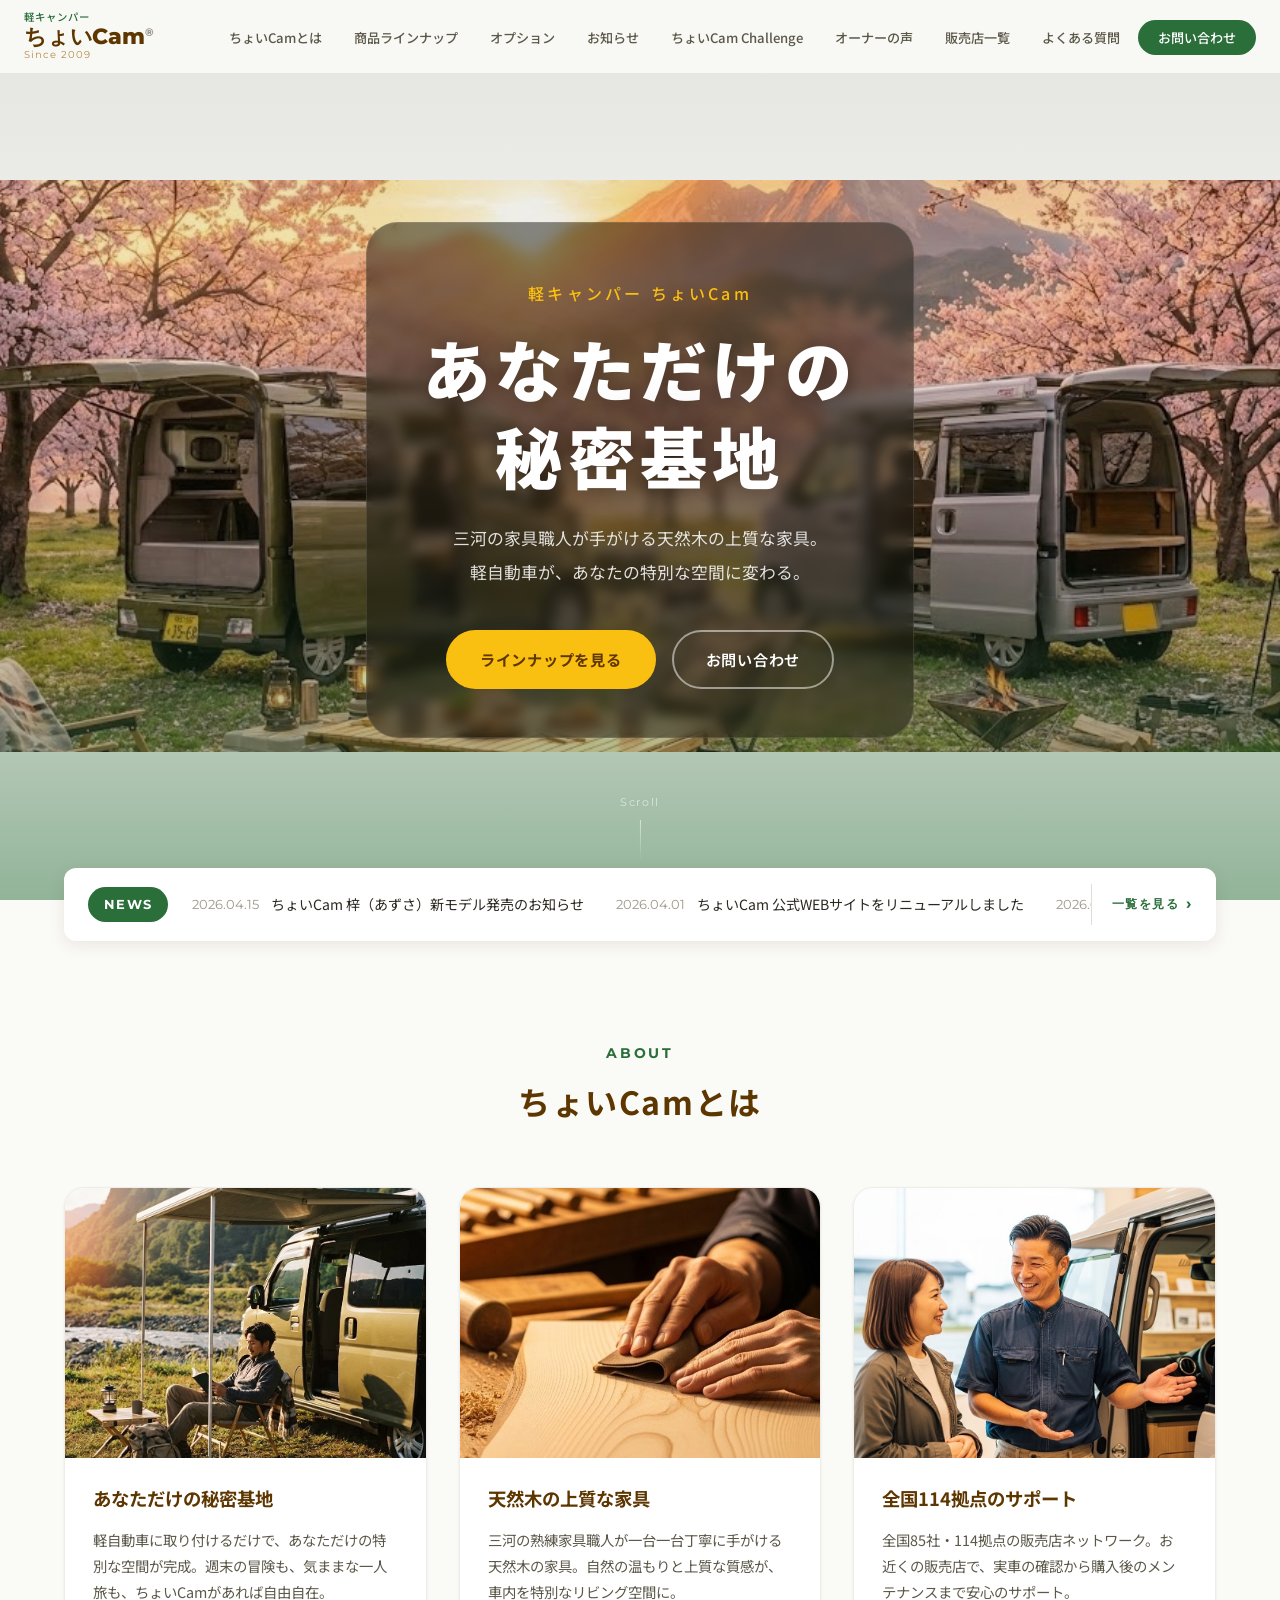
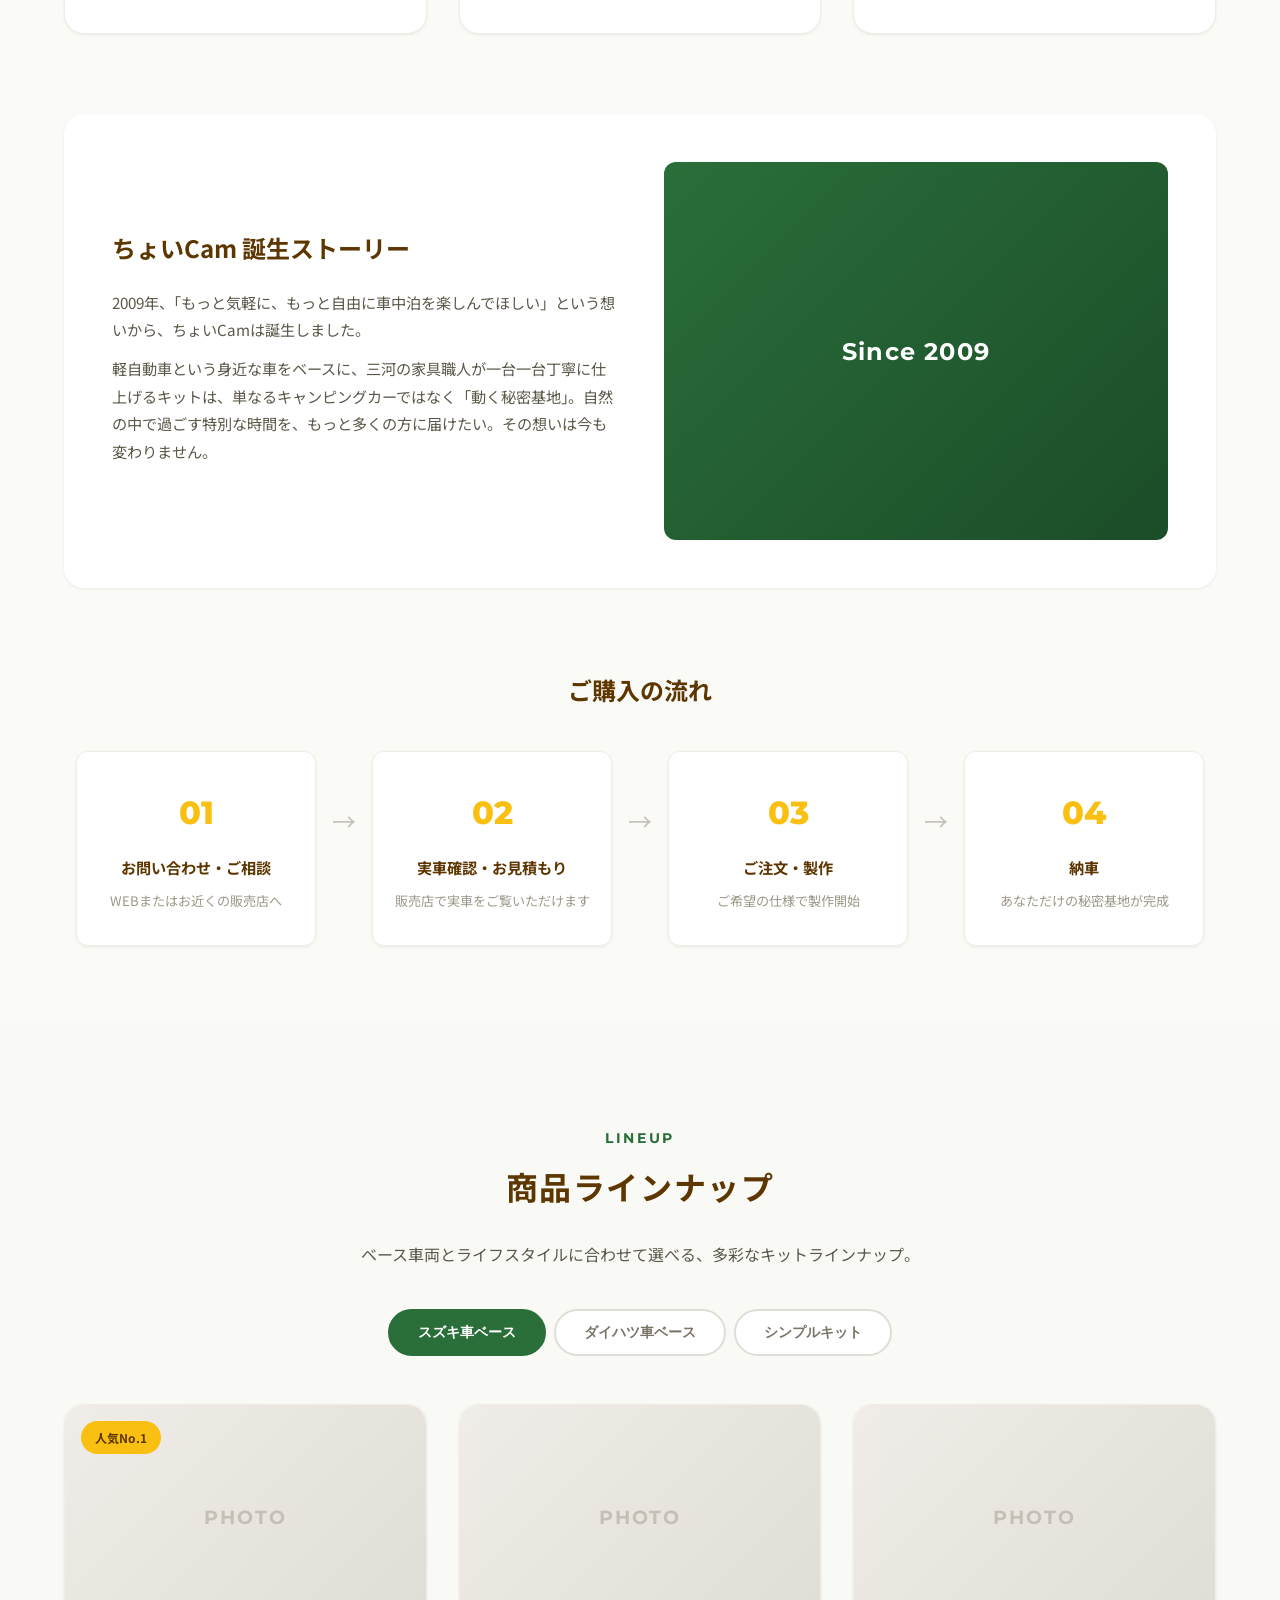
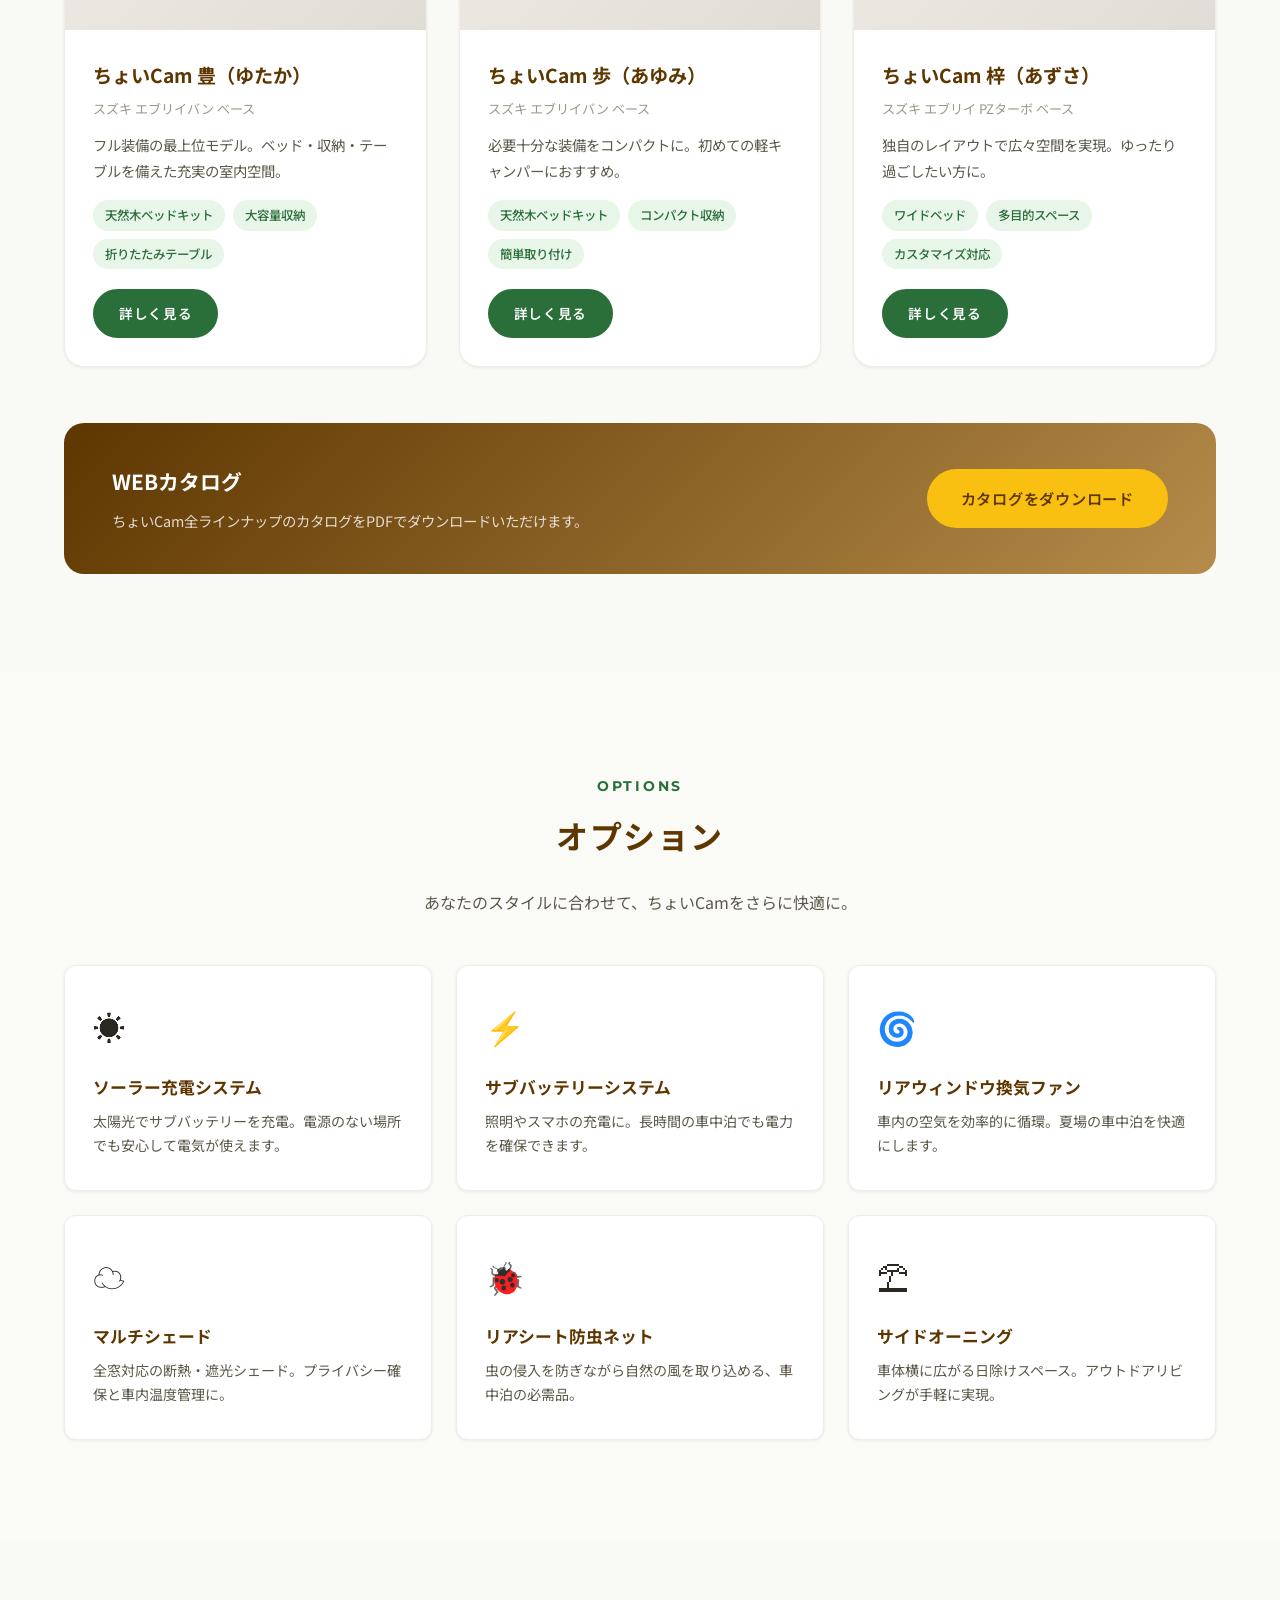
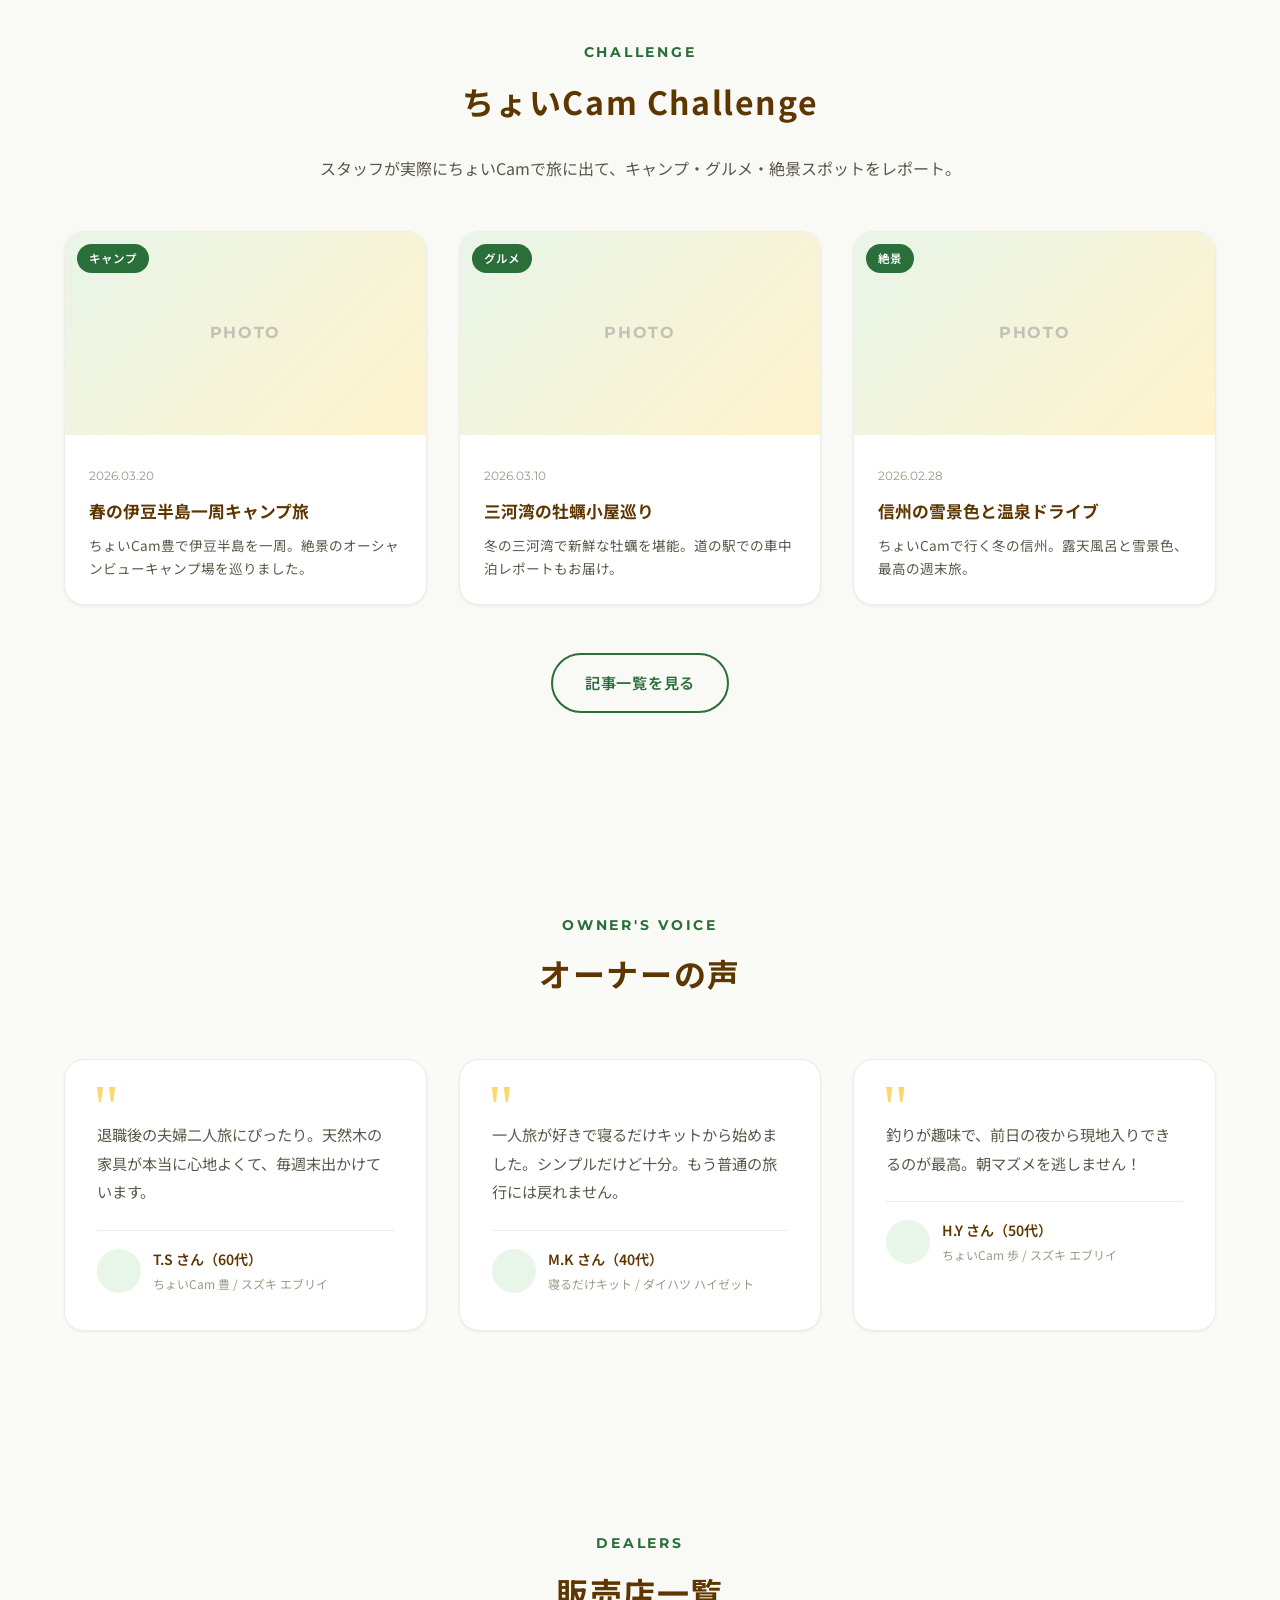
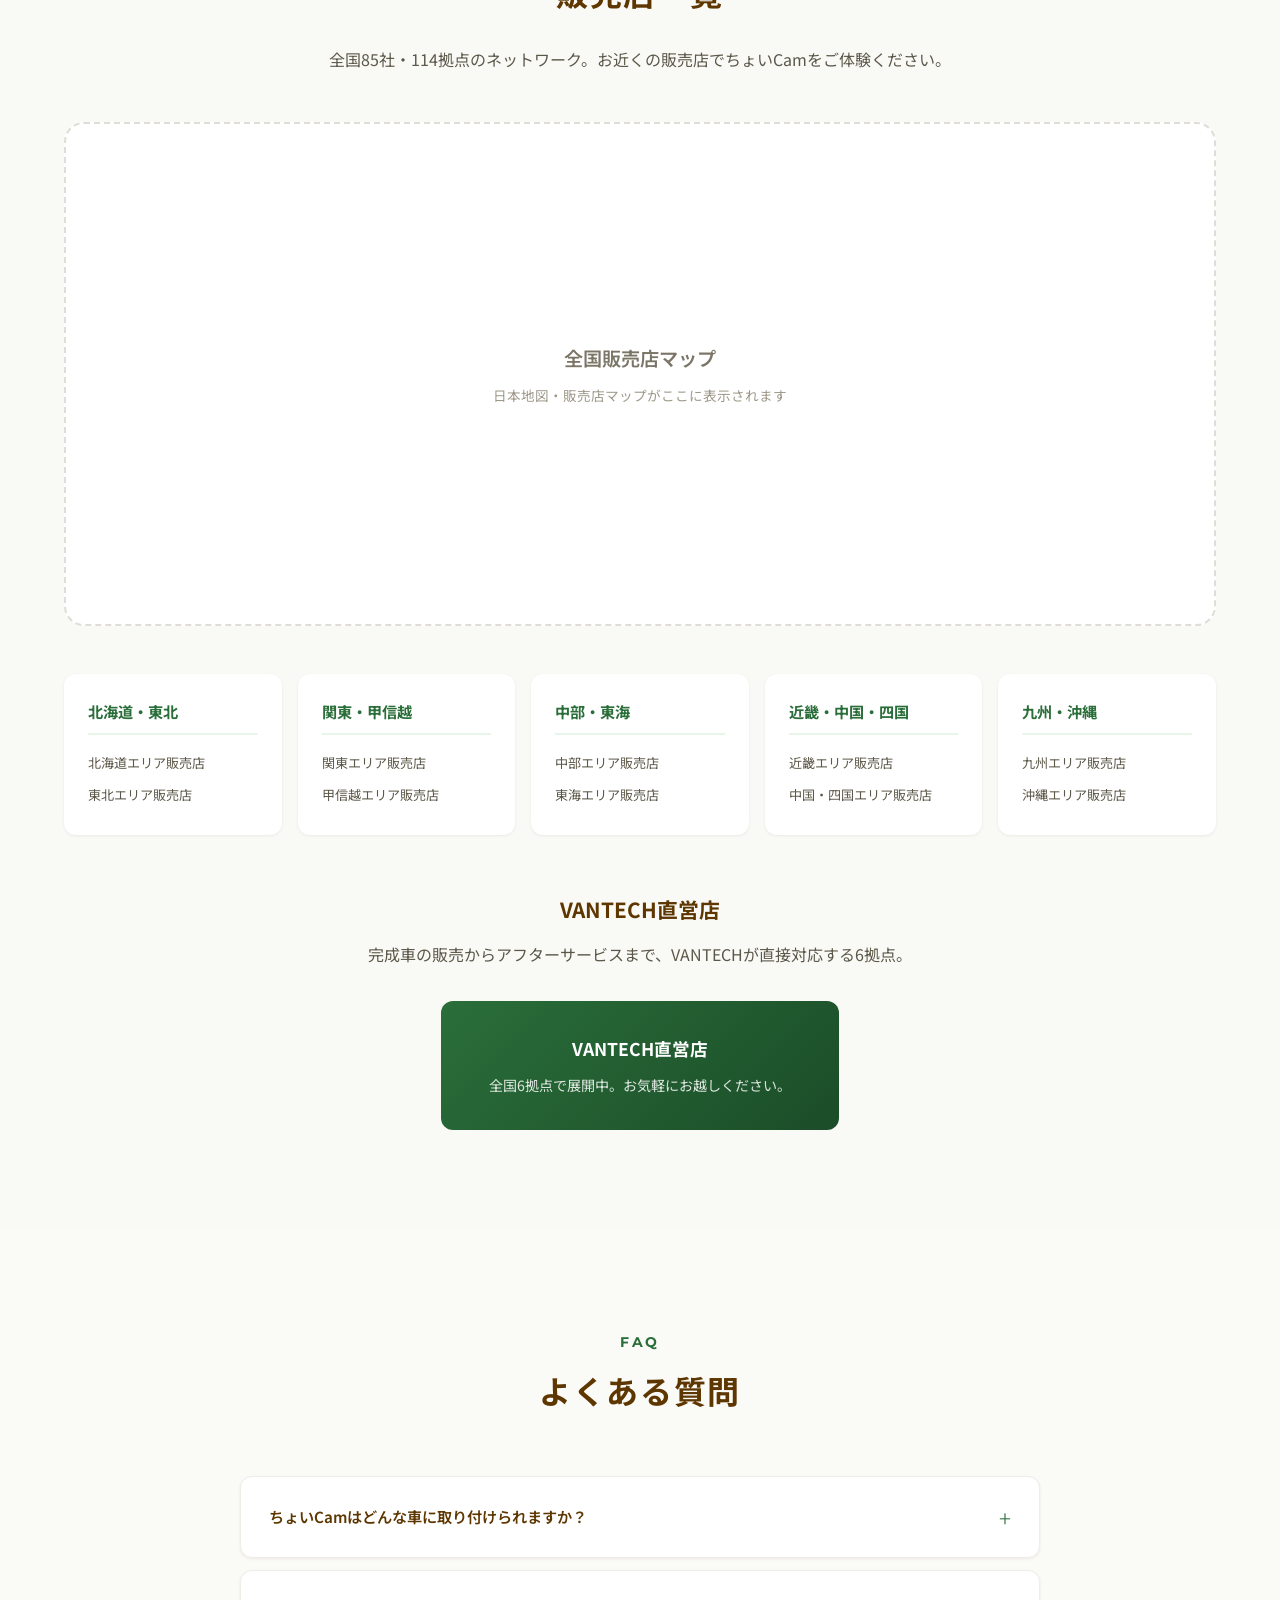
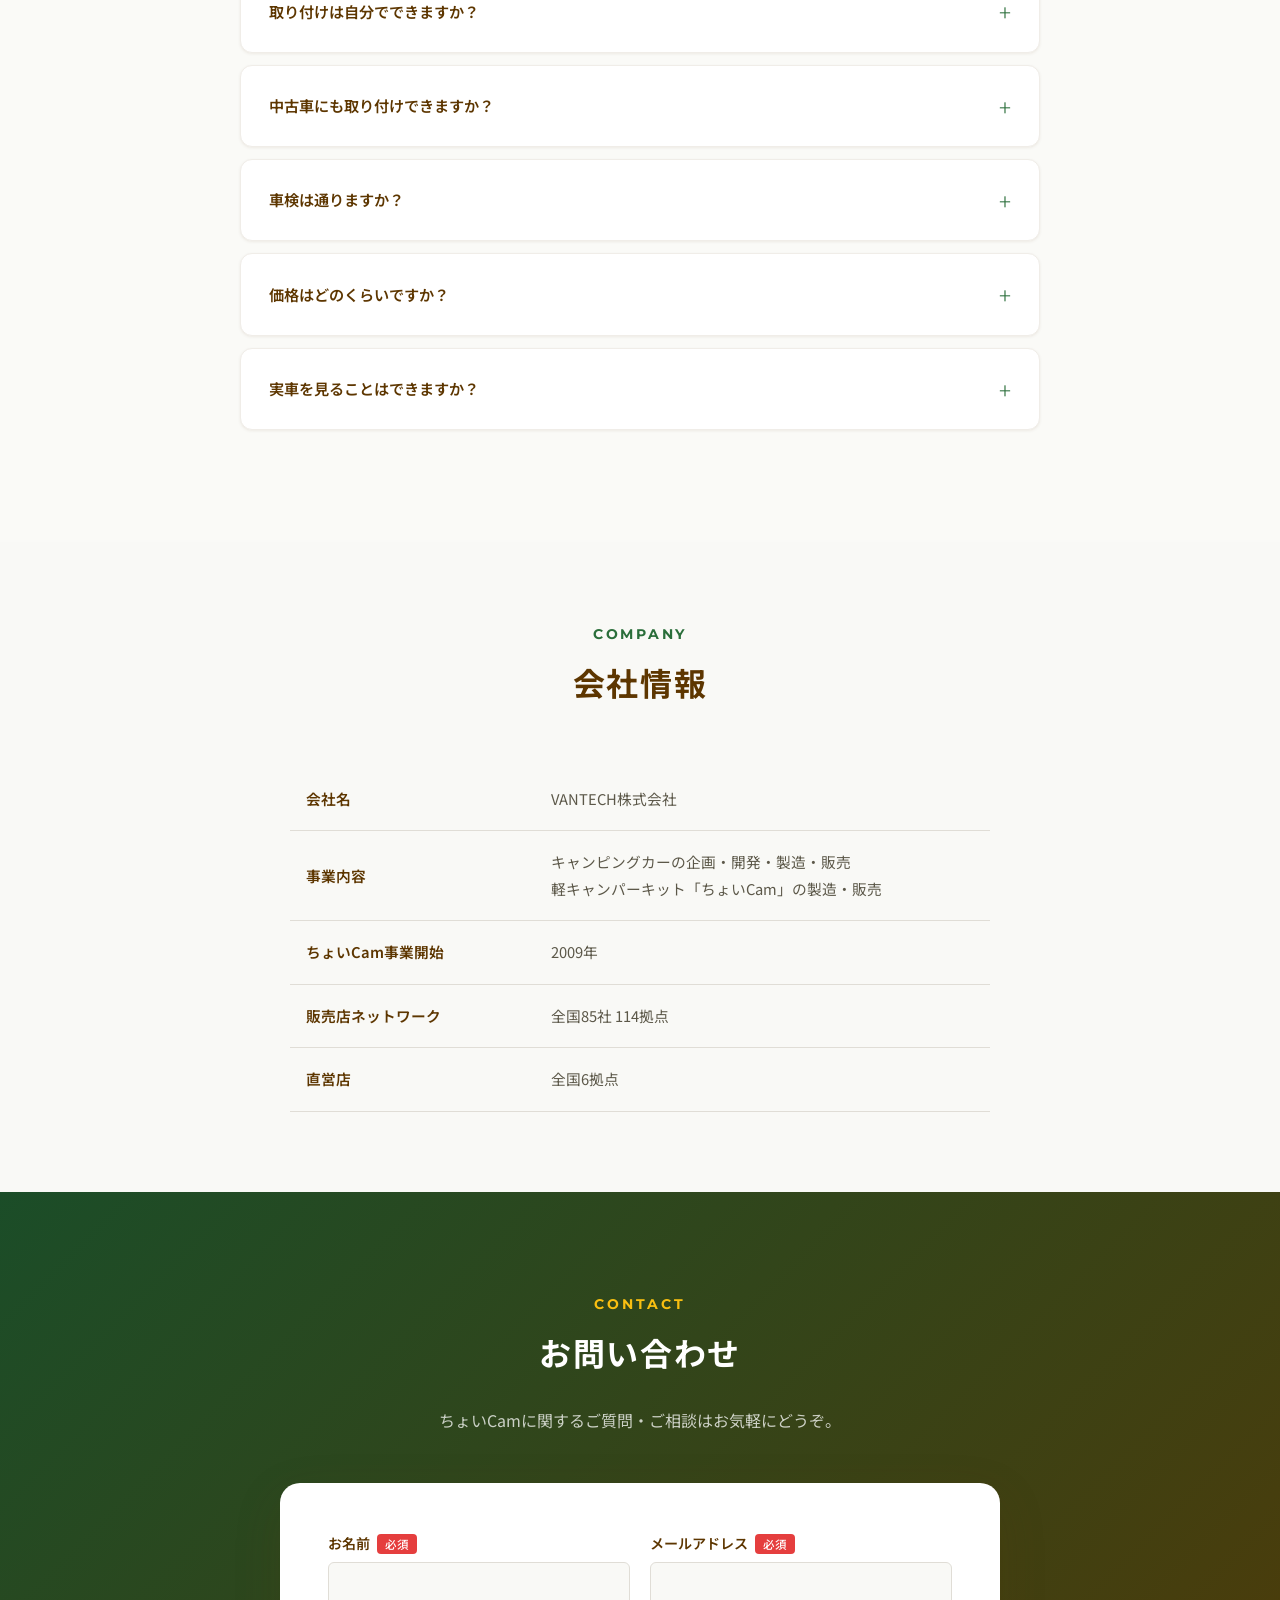
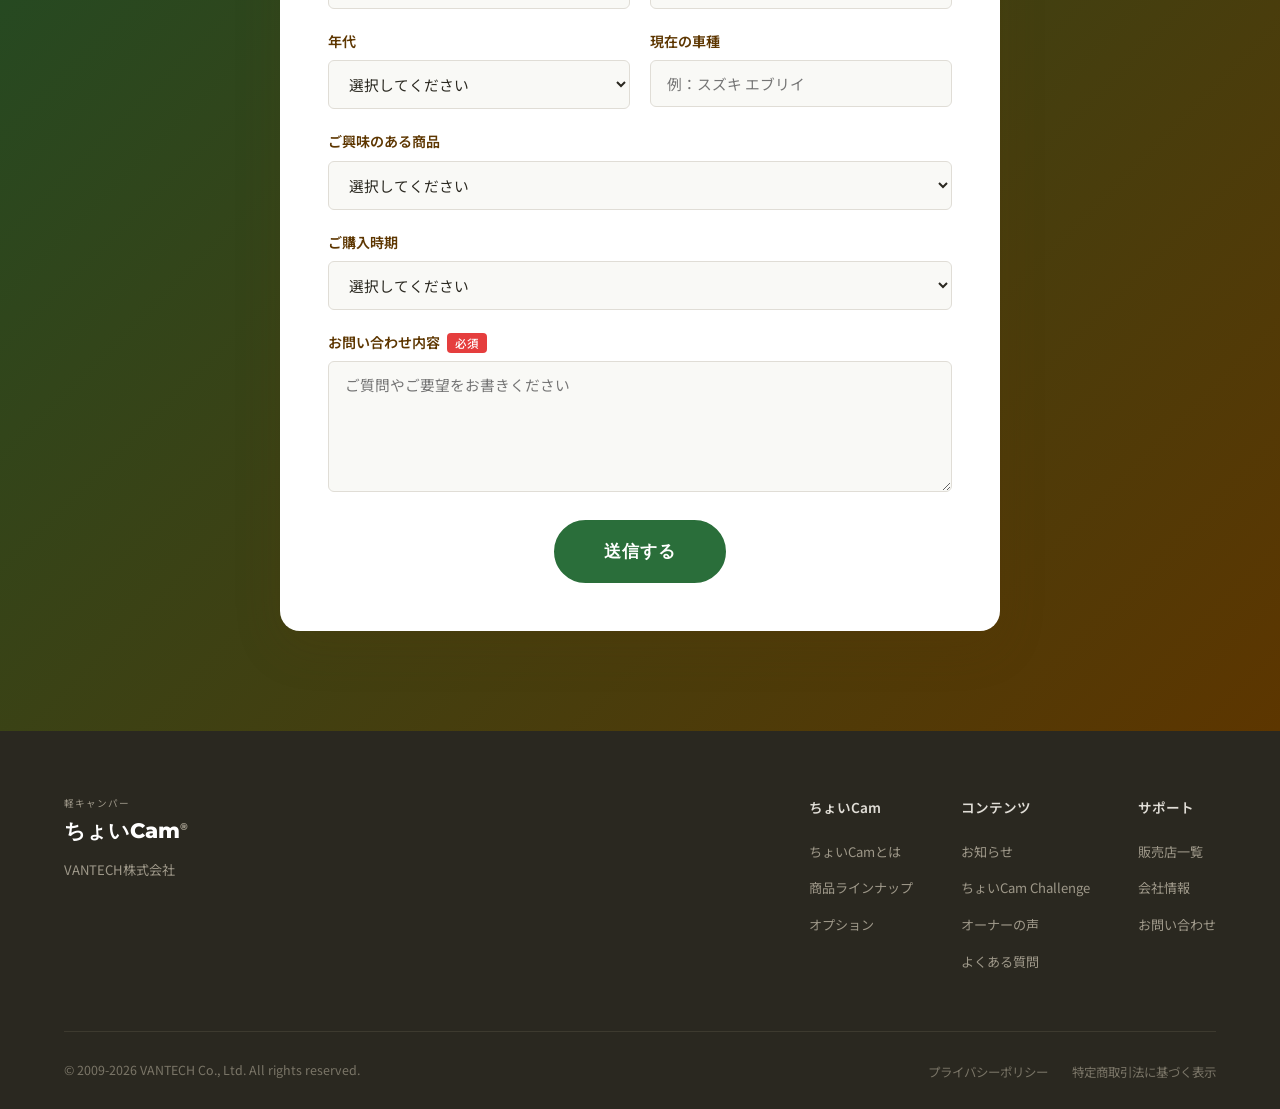
<file: index.html>
<!DOCTYPE html>
<html lang="ja">
<head>
  <meta charset="UTF-8">
  <meta name="viewport" content="width=device-width, initial-scale=1.0">
  <title>ちょいCam｜軽キャンパー あなただけの秘密基地</title>
  <meta name="description" content="ちょいCamは、軽自動車をベースにした軽キャンパーキット。三河の家具職人が手がける天然木の上質な家具で、あなただけの秘密基地を。Since 2009.">
  <link rel="preconnect" href="https://fonts.googleapis.com">
  <link rel="preconnect" href="https://fonts.gstatic.com" crossorigin>
  <link href="https://fonts.googleapis.com/css2?family=Noto+Sans+JP:wght@300;400;500;700;900&family=Montserrat:wght@400;600;700;800&display=swap" rel="stylesheet">
  <link rel="stylesheet" href="style.css">
</head>
<body>

  <!-- ========== HEADER ========== -->
  <header class="header" id="header">
    <div class="header__inner">
      <a href="#" class="header__logo">
        <span class="header__logo-sub">軽キャンパー</span>
        <span class="header__logo-main">ちょいCam<sup>&reg;</sup></span>
        <span class="header__logo-since">Since 2009</span>
      </a>
      <nav class="header__nav" id="nav">
        <ul class="header__nav-list">
          <li><a href="#about">ちょいCamとは</a></li>
          <li><a href="#lineup">商品ラインナップ</a></li>
          <li><a href="#options">オプション</a></li>
          <li><a href="news.html">お知らせ</a></li>
          <li><a href="#challenge">ちょいCam Challenge</a></li>
          <li><a href="#voice">オーナーの声</a></li>
          <li><a href="#dealers">販売店一覧</a></li>
          <li><a href="#faq">よくある質問</a></li>
          <li><a href="#contact" class="header__nav-cta">お問い合わせ</a></li>
        </ul>
      </nav>
      <button class="header__hamburger" id="hamburger" aria-label="メニュー">
        <span></span><span></span><span></span>
      </button>
    </div>
  </header>

  <!-- ========== HERO ========== -->
  <section class="hero" id="hero">
    <div class="hero__bg"></div>
    <div class="hero__content">
      <p class="hero__catchcopy-sub fade-up">軽キャンパー ちょいCam</p>
      <h1 class="hero__catchcopy fade-up delay-1">あなただけの<br>秘密基地</h1>
      <p class="hero__desc fade-up delay-2">三河の家具職人が手がける天然木の上質な家具。<br>軽自動車が、あなたの特別な空間に変わる。</p>
      <div class="hero__actions fade-up delay-3">
        <a href="#lineup" class="btn btn--primary">ラインナップを見る</a>
        <a href="#contact" class="btn btn--outline">お問い合わせ</a>
      </div>
    </div>
    <div class="hero__scroll">
      <span>Scroll</span>
      <div class="hero__scroll-line"></div>
    </div>
  </section>

  <!-- ========== NEWS ========== -->
  <section class="news" id="news">
    <div class="container">
      <div class="news__bar">
        <span class="news__label">NEWS</span>
        <ul class="news__list">
          <li><time>2026.04.15</time><a href="news-azusa-release.html">ちょいCam 梓（あずさ）新モデル発売のお知らせ</a></li>
          <li><time>2026.04.01</time><a href="news-renewal.html">ちょいCam 公式WEBサイトをリニューアルしました</a></li>
          <li><time>2026.03.15</time><a href="news-fair-2026spring.html">春のキャンピングカーフェア2026 出展のお知らせ</a></li>
        </ul>
        <a href="news.html" class="news__more">一覧を見る <span>&rsaquo;</span></a>
      </div>
    </div>
  </section>

  <!-- ========== ABOUT ========== -->
  <section class="about" id="about">
    <div class="container">
      <div class="section-header">
        <span class="section-header__en">ABOUT</span>
        <h2 class="section-header__ja">ちょいCamとは</h2>
      </div>
      <div class="about__grid">
        <div class="about__card about__card--with-image fade-up">
          <div class="about__card-image">
            <img src="top02.png" alt="ちょいCamでくつろぐ様子" loading="lazy">
          </div>
          <h3>あなただけの秘密基地</h3>
          <p>軽自動車に取り付けるだけで、あなただけの特別な空間が完成。週末の冒険も、気ままな一人旅も、ちょいCamがあれば自由自在。</p>
        </div>
        <div class="about__card about__card--with-image fade-up delay-1">
          <div class="about__card-image">
            <img src="top03.png" alt="天然木を磨く家具職人" loading="lazy">
          </div>
          <h3>天然木の上質な家具</h3>
          <p>三河の熟練家具職人が一台一台丁寧に手がける天然木の家具。自然の温もりと上質な質感が、車内を特別なリビング空間に。</p>
        </div>
        <div class="about__card about__card--with-image fade-up delay-2">
          <div class="about__card-image">
            <img src="top04.png" alt="販売店でのご案内" loading="lazy">
          </div>
          <h3>全国114拠点のサポート</h3>
          <p>全国85社・114拠点の販売店ネットワーク。お近くの販売店で、実車の確認から購入後のメンテナンスまで安心のサポート。</p>
        </div>
      </div>

      <!-- Birth Story -->
      <div class="about__story fade-up">
        <div class="about__story-text">
          <h3>ちょいCam 誕生ストーリー</h3>
          <p>2009年、「もっと気軽に、もっと自由に車中泊を楽しんでほしい」という想いから、ちょいCamは誕生しました。</p>
          <p>軽自動車という身近な車をベースに、三河の家具職人が一台一台丁寧に仕上げるキットは、単なるキャンピングカーではなく「動く秘密基地」。自然の中で過ごす特別な時間を、もっと多くの方に届けたい。その想いは今も変わりません。</p>
        </div>
        <div class="about__story-image">
          <div class="about__story-placeholder">
            <span>Since 2009</span>
          </div>
        </div>
      </div>

      <!-- Flow -->
      <div class="about__flow fade-up">
        <h3>ご購入の流れ</h3>
        <div class="about__flow-steps">
          <div class="about__flow-step">
            <div class="about__flow-num">01</div>
            <h4>お問い合わせ・ご相談</h4>
            <p>WEBまたはお近くの販売店へ</p>
          </div>
          <div class="about__flow-arrow">&rarr;</div>
          <div class="about__flow-step">
            <div class="about__flow-num">02</div>
            <h4>実車確認・お見積もり</h4>
            <p>販売店で実車をご覧いただけます</p>
          </div>
          <div class="about__flow-arrow">&rarr;</div>
          <div class="about__flow-step">
            <div class="about__flow-num">03</div>
            <h4>ご注文・製作</h4>
            <p>ご希望の仕様で製作開始</p>
          </div>
          <div class="about__flow-arrow">&rarr;</div>
          <div class="about__flow-step">
            <div class="about__flow-num">04</div>
            <h4>納車</h4>
            <p>あなただけの秘密基地が完成</p>
          </div>
        </div>
      </div>
    </div>
  </section>

  <!-- ========== LINEUP ========== -->
  <section class="lineup" id="lineup">
    <div class="container">
      <div class="section-header">
        <span class="section-header__en">LINEUP</span>
        <h2 class="section-header__ja">商品ラインナップ</h2>
      </div>
      <p class="lineup__intro">ベース車両とライフスタイルに合わせて選べる、多彩なキットラインナップ。</p>

      <div class="lineup__tabs">
        <button class="lineup__tab active" data-tab="suzuki">スズキ車ベース</button>
        <button class="lineup__tab" data-tab="daihatsu">ダイハツ車ベース</button>
        <button class="lineup__tab" data-tab="simple">シンプルキット</button>
      </div>

      <div class="lineup__content active" id="tab-suzuki">
        <div class="lineup__grid">
          <div class="lineup__card fade-up">
            <div class="lineup__card-image">
              <div class="lineup__card-placeholder">PHOTO</div>
              <span class="lineup__card-badge">人気No.1</span>
            </div>
            <div class="lineup__card-body">
              <h3>ちょいCam 豊（ゆたか）</h3>
              <p class="lineup__card-base">スズキ エブリイバン ベース</p>
              <p class="lineup__card-desc">フル装備の最上位モデル。ベッド・収納・テーブルを備えた充実の室内空間。</p>
              <ul class="lineup__card-features">
                <li>天然木ベッドキット</li>
                <li>大容量収納</li>
                <li>折りたたみテーブル</li>
              </ul>
              <a href="#contact" class="btn btn--small">詳しく見る</a>
            </div>
          </div>
          <div class="lineup__card fade-up delay-1">
            <div class="lineup__card-image">
              <div class="lineup__card-placeholder">PHOTO</div>
            </div>
            <div class="lineup__card-body">
              <h3>ちょいCam 歩（あゆみ）</h3>
              <p class="lineup__card-base">スズキ エブリイバン ベース</p>
              <p class="lineup__card-desc">必要十分な装備をコンパクトに。初めての軽キャンパーにおすすめ。</p>
              <ul class="lineup__card-features">
                <li>天然木ベッドキット</li>
                <li>コンパクト収納</li>
                <li>簡単取り付け</li>
              </ul>
              <a href="ayumi.html" class="btn btn--small">詳しく見る</a>
            </div>
          </div>
          <div class="lineup__card fade-up delay-2">
            <div class="lineup__card-image">
              <div class="lineup__card-placeholder">PHOTO</div>
            </div>
            <div class="lineup__card-body">
              <h3>ちょいCam 梓（あずさ）</h3>
              <p class="lineup__card-base">スズキ エブリイ PZターボ ベース</p>
              <p class="lineup__card-desc">独自のレイアウトで広々空間を実現。ゆったり過ごしたい方に。</p>
              <ul class="lineup__card-features">
                <li>ワイドベッド</li>
                <li>多目的スペース</li>
                <li>カスタマイズ対応</li>
              </ul>
              <a href="azusa.html" class="btn btn--small">詳しく見る</a>
            </div>
          </div>
        </div>
      </div>

      <div class="lineup__content" id="tab-daihatsu">
        <div class="lineup__grid">
          <div class="lineup__card fade-up">
            <div class="lineup__card-image">
              <div class="lineup__card-placeholder">PHOTO</div>
            </div>
            <div class="lineup__card-body">
              <h3>ちょいCam 豊（ゆたか）</h3>
              <p class="lineup__card-base">ダイハツ ハイゼットカーゴ ベース</p>
              <p class="lineup__card-desc">ダイハツ車ベースのフル装備モデル。豊かな車中泊ライフを。</p>
              <ul class="lineup__card-features">
                <li>天然木ベッドキット</li>
                <li>大容量収納</li>
                <li>折りたたみテーブル</li>
              </ul>
              <a href="yutaka-daihatsu.html" class="btn btn--small">詳しく見る</a>
            </div>
          </div>
          <div class="lineup__card fade-up delay-1">
            <div class="lineup__card-image">
              <div class="lineup__card-placeholder">PHOTO</div>
            </div>
            <div class="lineup__card-body">
              <h3>ちょいCam 歩（あゆみ）</h3>
              <p class="lineup__card-base">ダイハツ ハイゼットカーゴ ベース</p>
              <p class="lineup__card-desc">ダイハツ車ベースのスタンダードモデル。手軽に始める軽キャンパー。</p>
              <ul class="lineup__card-features">
                <li>天然木ベッドキット</li>
                <li>コンパクト収納</li>
                <li>簡単取り付け</li>
              </ul>
              <a href="#contact" class="btn btn--small">詳しく見る</a>
            </div>
          </div>
        </div>
      </div>

      <div class="lineup__content" id="tab-simple">
        <div class="lineup__grid">
          <div class="lineup__card fade-up">
            <div class="lineup__card-image">
              <div class="lineup__card-placeholder">PHOTO</div>
            </div>
            <div class="lineup__card-body">
              <h3>寝るだけキット</h3>
              <p class="lineup__card-base">各車種対応</p>
              <p class="lineup__card-desc">シンプルにベッドだけ。必要最小限で車中泊を始めたい方に最適。</p>
              <ul class="lineup__card-features">
                <li>フラットベッド</li>
                <li>簡単設置・撤去</li>
                <li>リーズナブル</li>
              </ul>
              <a href="#contact" class="btn btn--small">詳しく見る</a>
            </div>
          </div>
          <div class="lineup__card fade-up delay-1">
            <div class="lineup__card-image">
              <div class="lineup__card-placeholder">PHOTO</div>
            </div>
            <div class="lineup__card-body">
              <h3>一人寝キット</h3>
              <p class="lineup__card-base">各車種対応</p>
              <p class="lineup__card-desc">ソロキャンプ・一人旅に特化した一人用ベッドキット。</p>
              <ul class="lineup__card-features">
                <li>一人用フラットベッド</li>
                <li>収納スペース確保</li>
                <li>超軽量設計</li>
              </ul>
              <a href="#contact" class="btn btn--small">詳しく見る</a>
            </div>
          </div>
        </div>
      </div>

      <div class="lineup__catalog fade-up">
        <div class="lineup__catalog-inner">
          <div class="lineup__catalog-text">
            <h3>WEBカタログ</h3>
            <p>ちょいCam全ラインナップのカタログをPDFでダウンロードいただけます。</p>
          </div>
          <a href="#" class="btn btn--primary">カタログをダウンロード</a>
        </div>
      </div>
    </div>
  </section>

  <!-- ========== OPTIONS ========== -->
  <section class="options" id="options">
    <div class="container">
      <div class="section-header">
        <span class="section-header__en">OPTIONS</span>
        <h2 class="section-header__ja">オプション</h2>
      </div>
      <p class="options__intro">あなたのスタイルに合わせて、ちょいCamをさらに快適に。</p>
      <div class="options__grid">
        <div class="options__card fade-up">
          <div class="options__card-icon">&#9728;</div>
          <h3>ソーラー充電システム</h3>
          <p>太陽光でサブバッテリーを充電。電源のない場所でも安心して電気が使えます。</p>
        </div>
        <div class="options__card fade-up delay-1">
          <div class="options__card-icon">&#9889;</div>
          <h3>サブバッテリーシステム</h3>
          <p>照明やスマホの充電に。長時間の車中泊でも電力を確保できます。</p>
        </div>
        <div class="options__card fade-up delay-1">
          <div class="options__card-icon">&#127744;</div>
          <h3>リアウィンドウ換気ファン</h3>
          <p>車内の空気を効率的に循環。夏場の車中泊を快適にします。</p>
        </div>
        <div class="options__card fade-up delay-2">
          <div class="options__card-icon">&#9729;</div>
          <h3>マルチシェード</h3>
          <p>全窓対応の断熱・遮光シェード。プライバシー確保と車内温度管理に。</p>
        </div>
        <div class="options__card fade-up delay-2">
          <div class="options__card-icon">&#128030;</div>
          <h3>リアシート防虫ネット</h3>
          <p>虫の侵入を防ぎながら自然の風を取り込める、車中泊の必需品。</p>
        </div>
        <div class="options__card fade-up delay-3">
          <div class="options__card-icon">&#9969;</div>
          <h3>サイドオーニング</h3>
          <p>車体横に広がる日除けスペース。アウトドアリビングが手軽に実現。</p>
        </div>
      </div>
    </div>
  </section>

  <!-- ========== ちょいCam CHALLENGE ========== -->
  <section class="challenge" id="challenge">
    <div class="container">
      <div class="section-header">
        <span class="section-header__en">CHALLENGE</span>
        <h2 class="section-header__ja">ちょいCam Challenge</h2>
      </div>
      <p class="challenge__intro">スタッフが実際にちょいCamで旅に出て、キャンプ・グルメ・絶景スポットをレポート。</p>
      <div class="challenge__grid">
        <article class="challenge__article fade-up">
          <div class="challenge__article-image">
            <div class="challenge__article-placeholder">PHOTO</div>
            <span class="challenge__article-tag">キャンプ</span>
          </div>
          <div class="challenge__article-body">
            <time>2026.03.20</time>
            <h3>春の伊豆半島一周キャンプ旅</h3>
            <p>ちょいCam豊で伊豆半島を一周。絶景のオーシャンビューキャンプ場を巡りました。</p>
          </div>
        </article>
        <article class="challenge__article fade-up delay-1">
          <div class="challenge__article-image">
            <div class="challenge__article-placeholder">PHOTO</div>
            <span class="challenge__article-tag">グルメ</span>
          </div>
          <div class="challenge__article-body">
            <time>2026.03.10</time>
            <h3>三河湾の牡蠣小屋巡り</h3>
            <p>冬の三河湾で新鮮な牡蠣を堪能。道の駅での車中泊レポートもお届け。</p>
          </div>
        </article>
        <article class="challenge__article fade-up delay-2">
          <div class="challenge__article-image">
            <div class="challenge__article-placeholder">PHOTO</div>
            <span class="challenge__article-tag">絶景</span>
          </div>
          <div class="challenge__article-body">
            <time>2026.02.28</time>
            <h3>信州の雪景色と温泉ドライブ</h3>
            <p>ちょいCamで行く冬の信州。露天風呂と雪景色、最高の週末旅。</p>
          </div>
        </article>
      </div>
      <div class="challenge__more">
        <a href="#" class="btn btn--outline">記事一覧を見る</a>
      </div>
    </div>
  </section>

  <!-- ========== OWNER'S VOICE ========== -->
  <section class="voice" id="voice">
    <div class="container">
      <div class="section-header">
        <span class="section-header__en">OWNER'S VOICE</span>
        <h2 class="section-header__ja">オーナーの声</h2>
      </div>
      <div class="voice__slider">
        <div class="voice__card fade-up">
          <div class="voice__card-quote">"</div>
          <p class="voice__card-text">退職後の夫婦二人旅にぴったり。天然木の家具が本当に心地よくて、毎週末出かけています。</p>
          <div class="voice__card-author">
            <div class="voice__card-avatar"></div>
            <div>
              <span class="voice__card-name">T.S さん（60代）</span>
              <span class="voice__card-model">ちょいCam 豊 / スズキ エブリイ</span>
            </div>
          </div>
        </div>
        <div class="voice__card fade-up delay-1">
          <div class="voice__card-quote">"</div>
          <p class="voice__card-text">一人旅が好きで寝るだけキットから始めました。シンプルだけど十分。もう普通の旅行には戻れません。</p>
          <div class="voice__card-author">
            <div class="voice__card-avatar"></div>
            <div>
              <span class="voice__card-name">M.K さん（40代）</span>
              <span class="voice__card-model">寝るだけキット / ダイハツ ハイゼット</span>
            </div>
          </div>
        </div>
        <div class="voice__card fade-up delay-2">
          <div class="voice__card-quote">"</div>
          <p class="voice__card-text">釣りが趣味で、前日の夜から現地入りできるのが最高。朝マズメを逃しません！</p>
          <div class="voice__card-author">
            <div class="voice__card-avatar"></div>
            <div>
              <span class="voice__card-name">H.Y さん（50代）</span>
              <span class="voice__card-model">ちょいCam 歩 / スズキ エブリイ</span>
            </div>
          </div>
        </div>
      </div>
    </div>
  </section>

  <!-- ========== DEALERS ========== -->
  <section class="dealers" id="dealers">
    <div class="container">
      <div class="section-header">
        <span class="section-header__en">DEALERS</span>
        <h2 class="section-header__ja">販売店一覧</h2>
      </div>
      <p class="dealers__intro">全国85社・114拠点のネットワーク。お近くの販売店でちょいCamをご体験ください。</p>

      <div class="dealers__map fade-up">
        <div class="dealers__map-placeholder">
          <p>全国販売店マップ</p>
          <span>日本地図・販売店マップがここに表示されます</span>
        </div>
      </div>

      <div class="dealers__regions fade-up">
        <div class="dealers__region">
          <h3>北海道・東北</h3>
          <ul>
            <li>北海道エリア販売店</li>
            <li>東北エリア販売店</li>
          </ul>
        </div>
        <div class="dealers__region">
          <h3>関東・甲信越</h3>
          <ul>
            <li>関東エリア販売店</li>
            <li>甲信越エリア販売店</li>
          </ul>
        </div>
        <div class="dealers__region">
          <h3>中部・東海</h3>
          <ul>
            <li>中部エリア販売店</li>
            <li>東海エリア販売店</li>
          </ul>
        </div>
        <div class="dealers__region">
          <h3>近畿・中国・四国</h3>
          <ul>
            <li>近畿エリア販売店</li>
            <li>中国・四国エリア販売店</li>
          </ul>
        </div>
        <div class="dealers__region">
          <h3>九州・沖縄</h3>
          <ul>
            <li>九州エリア販売店</li>
            <li>沖縄エリア販売店</li>
          </ul>
        </div>
      </div>

      <div class="dealers__direct fade-up">
        <h3>VANTECH直営店</h3>
        <p>完成車の販売からアフターサービスまで、VANTECHが直接対応する6拠点。</p>
        <div class="dealers__direct-grid">
          <div class="dealers__direct-card">
            <h4>VANTECH直営店</h4>
            <p>全国6拠点で展開中。お気軽にお越しください。</p>
          </div>
        </div>
      </div>
    </div>
  </section>

  <!-- ========== FAQ ========== -->
  <section class="faq" id="faq">
    <div class="container">
      <div class="section-header">
        <span class="section-header__en">FAQ</span>
        <h2 class="section-header__ja">よくある質問</h2>
      </div>
      <div class="faq__list">
        <details class="faq__item fade-up">
          <summary class="faq__question">ちょいCamはどんな車に取り付けられますか？</summary>
          <div class="faq__answer">
            <p>スズキ エブリイバン、ダイハツ ハイゼットカーゴをベースとしたキットをご用意しています。対応車種・年式の詳細はお問い合わせください。</p>
          </div>
        </details>
        <details class="faq__item fade-up">
          <summary class="faq__question">取り付けは自分でできますか？</summary>
          <div class="faq__answer">
            <p>お近くの販売店での取り付けをおすすめしています。プロの技術で安全・確実に取り付けいたします。</p>
          </div>
        </details>
        <details class="faq__item fade-up">
          <summary class="faq__question">中古車にも取り付けできますか？</summary>
          <div class="faq__answer">
            <p>はい、対応車種であれば中古車にも取り付け可能です。車両の状態確認のため、事前にご相談ください。</p>
          </div>
        </details>
        <details class="faq__item fade-up">
          <summary class="faq__question">車検は通りますか？</summary>
          <div class="faq__answer">
            <p>ちょいCamのキットは車検対応設計です。取り付けた状態でそのまま車検を受けられます。</p>
          </div>
        </details>
        <details class="faq__item fade-up">
          <summary class="faq__question">価格はどのくらいですか？</summary>
          <div class="faq__answer">
            <p>キットの種類やオプションにより異なります。お気軽にお問い合わせいただくか、お近くの販売店でお見積もりをご依頼ください。</p>
          </div>
        </details>
        <details class="faq__item fade-up">
          <summary class="faq__question">実車を見ることはできますか？</summary>
          <div class="faq__answer">
            <p>全国の販売店やVANTECH直営店で実車をご覧いただけます。また、各地のキャンピングカーイベントにも出展しています。</p>
          </div>
        </details>
      </div>
    </div>
  </section>

  <!-- ========== COMPANY ========== -->
  <section class="company" id="company">
    <div class="container">
      <div class="section-header">
        <span class="section-header__en">COMPANY</span>
        <h2 class="section-header__ja">会社情報</h2>
      </div>
      <div class="company__content fade-up">
        <table class="company__table">
          <tr><th>会社名</th><td>VANTECH株式会社</td></tr>
          <tr><th>事業内容</th><td>キャンピングカーの企画・開発・製造・販売<br>軽キャンパーキット「ちょいCam」の製造・販売</td></tr>
          <tr><th>ちょいCam事業開始</th><td>2009年</td></tr>
          <tr><th>販売店ネットワーク</th><td>全国85社 114拠点</td></tr>
          <tr><th>直営店</th><td>全国6拠点</td></tr>
        </table>
      </div>
    </div>
  </section>

  <!-- ========== CONTACT ========== -->
  <section class="contact" id="contact">
    <div class="container">
      <div class="section-header section-header--light">
        <span class="section-header__en">CONTACT</span>
        <h2 class="section-header__ja">お問い合わせ</h2>
      </div>
      <p class="contact__intro">ちょいCamに関するご質問・ご相談はお気軽にどうぞ。</p>
      <form class="contact__form fade-up" action="#" method="post">
        <div class="contact__form-row">
          <div class="contact__form-group">
            <label for="name">お名前 <span class="required">必須</span></label>
            <input type="text" id="name" name="name" required>
          </div>
          <div class="contact__form-group">
            <label for="email">メールアドレス <span class="required">必須</span></label>
            <input type="email" id="email" name="email" required>
          </div>
        </div>
        <div class="contact__form-row">
          <div class="contact__form-group">
            <label for="age">年代</label>
            <select id="age" name="age">
              <option value="">選択してください</option>
              <option value="20s">20代</option>
              <option value="30s">30代</option>
              <option value="40s">40代</option>
              <option value="50s">50代</option>
              <option value="60s">60代以上</option>
            </select>
          </div>
          <div class="contact__form-group">
            <label for="vehicle">現在の車種</label>
            <input type="text" id="vehicle" name="vehicle" placeholder="例：スズキ エブリイ">
          </div>
        </div>
        <div class="contact__form-group">
          <label for="interest">ご興味のある商品</label>
          <select id="interest" name="interest">
            <option value="">選択してください</option>
            <option value="yutaka-suzuki">ちょいCam 豊（スズキ）</option>
            <option value="ayumi-suzuki">ちょいCam 歩（スズキ）</option>
            <option value="azusa-suzuki">ちょいCam 梓（スズキ）</option>
            <option value="yutaka-daihatsu">ちょいCam 豊（ダイハツ）</option>
            <option value="ayumi-daihatsu">ちょいCam 歩（ダイハツ）</option>
            <option value="nerukitonly">寝るだけキット</option>
            <option value="solo">一人寝キット</option>
            <option value="options">オプションについて</option>
            <option value="other">その他</option>
          </select>
        </div>
        <div class="contact__form-group">
          <label for="timeline">ご購入時期</label>
          <select id="timeline" name="timeline">
            <option value="">選択してください</option>
            <option value="asap">すぐにでも</option>
            <option value="3months">3ヶ月以内</option>
            <option value="6months">半年以内</option>
            <option value="1year">1年以内</option>
            <option value="undecided">未定・情報収集中</option>
          </select>
        </div>
        <div class="contact__form-group">
          <label for="message">お問い合わせ内容 <span class="required">必須</span></label>
          <textarea id="message" name="message" rows="5" required placeholder="ご質問やご要望をお書きください"></textarea>
        </div>
        <div class="contact__form-submit">
          <button type="submit" class="btn btn--primary btn--large">送信する</button>
        </div>
      </form>
    </div>
  </section>

  <!-- ========== FOOTER ========== -->
  <footer class="footer">
    <div class="container">
      <div class="footer__inner">
        <div class="footer__brand">
          <div class="footer__logo">
            <span class="footer__logo-sub">軽キャンパー</span>
            <span class="footer__logo-main">ちょいCam<sup>&reg;</sup></span>
          </div>
          <p class="footer__brand-text">VANTECH株式会社</p>
        </div>
        <div class="footer__links">
          <div class="footer__links-col">
            <h4>ちょいCam</h4>
            <ul>
              <li><a href="#about">ちょいCamとは</a></li>
              <li><a href="#lineup">商品ラインナップ</a></li>
              <li><a href="#options">オプション</a></li>
            </ul>
          </div>
          <div class="footer__links-col">
            <h4>コンテンツ</h4>
            <ul>
              <li><a href="news.html">お知らせ</a></li>
              <li><a href="#challenge">ちょいCam Challenge</a></li>
              <li><a href="#voice">オーナーの声</a></li>
              <li><a href="#faq">よくある質問</a></li>
            </ul>
          </div>
          <div class="footer__links-col">
            <h4>サポート</h4>
            <ul>
              <li><a href="#dealers">販売店一覧</a></li>
              <li><a href="#company">会社情報</a></li>
              <li><a href="#contact">お問い合わせ</a></li>
            </ul>
          </div>
        </div>
      </div>
      <div class="footer__bottom">
        <p>&copy; 2009-2026 VANTECH Co., Ltd. All rights reserved.</p>
        <ul class="footer__bottom-links">
          <li><a href="#">プライバシーポリシー</a></li>
          <li><a href="#">特定商取引法に基づく表示</a></li>
        </ul>
      </div>
    </div>
  </footer>

  <!-- Back to Top -->
  <a href="#header" class="back-to-top" id="backToTop" aria-label="ページトップへ">
    <svg viewBox="0 0 24 24" fill="none" stroke="currentColor" stroke-width="2">
      <polyline points="18 15 12 9 6 15"/>
    </svg>
  </a>

  <script src="script.js"></script>
</body>
</html>
</file>
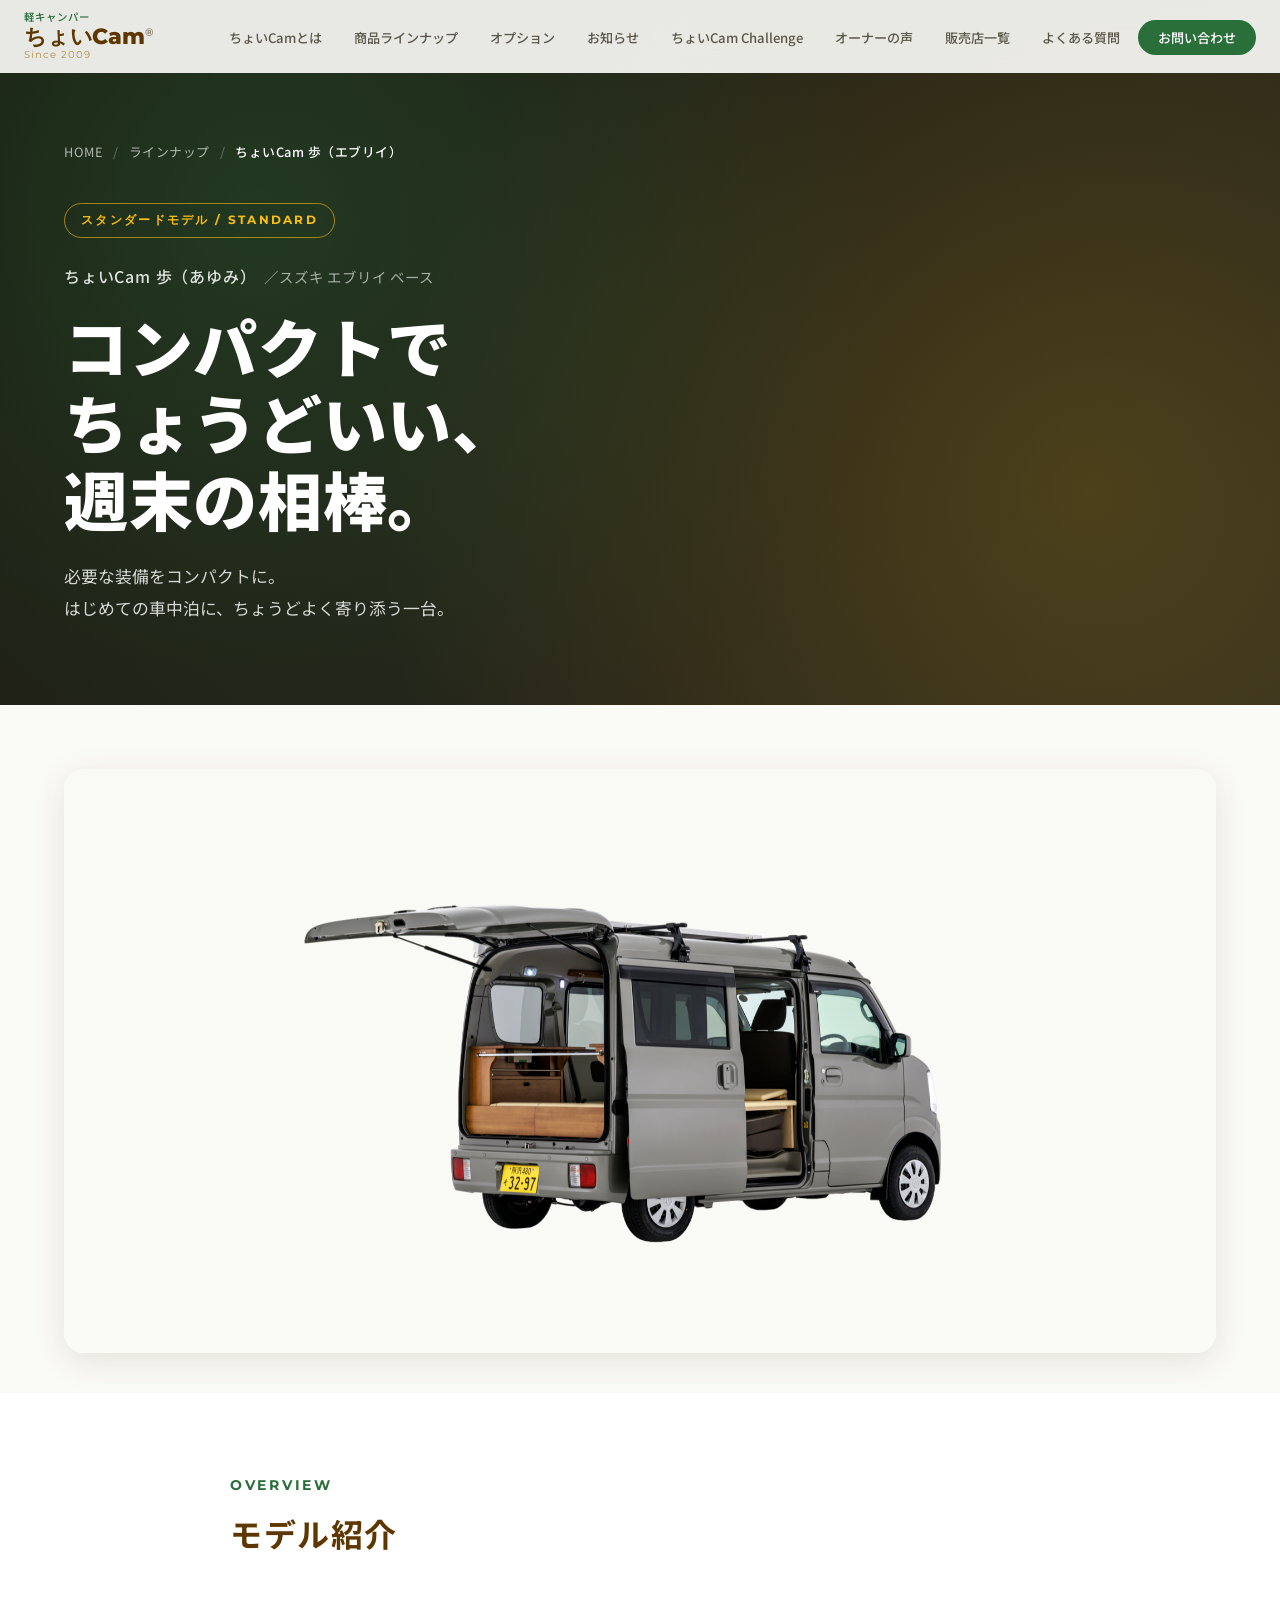
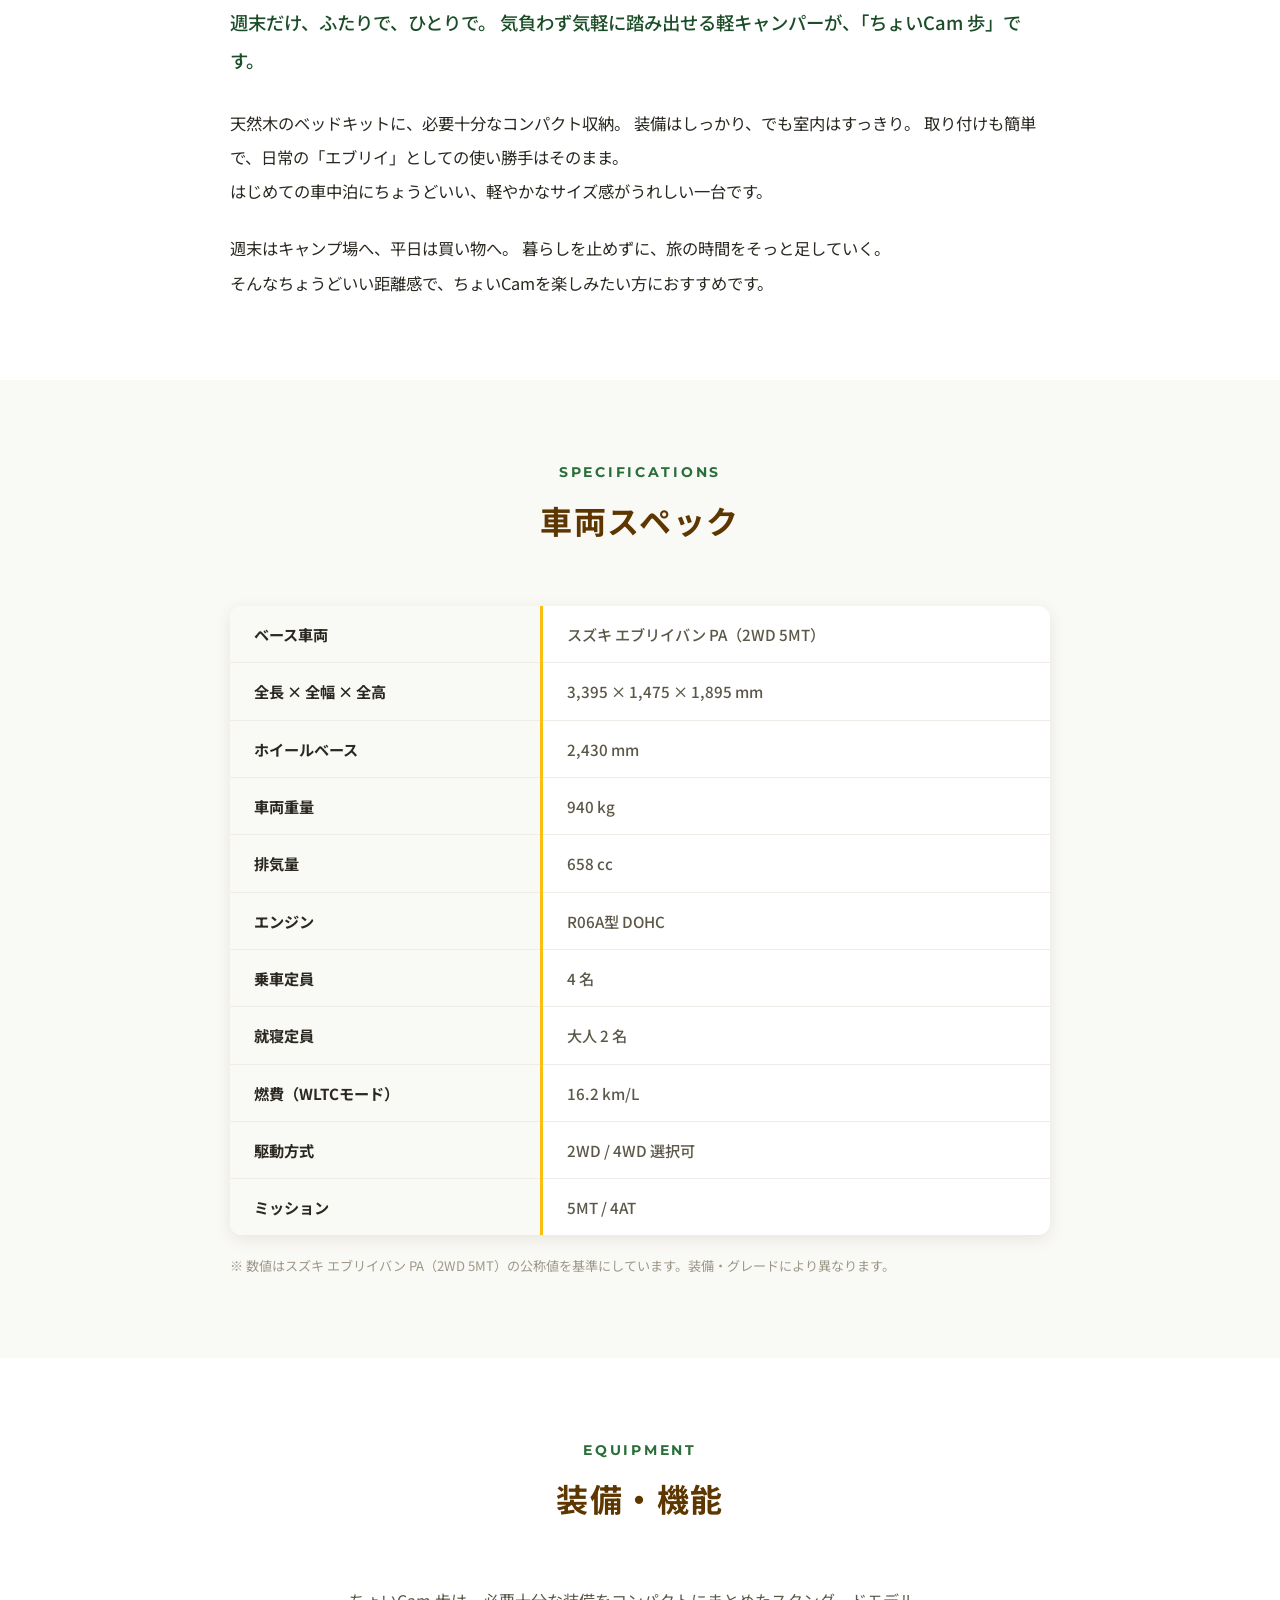
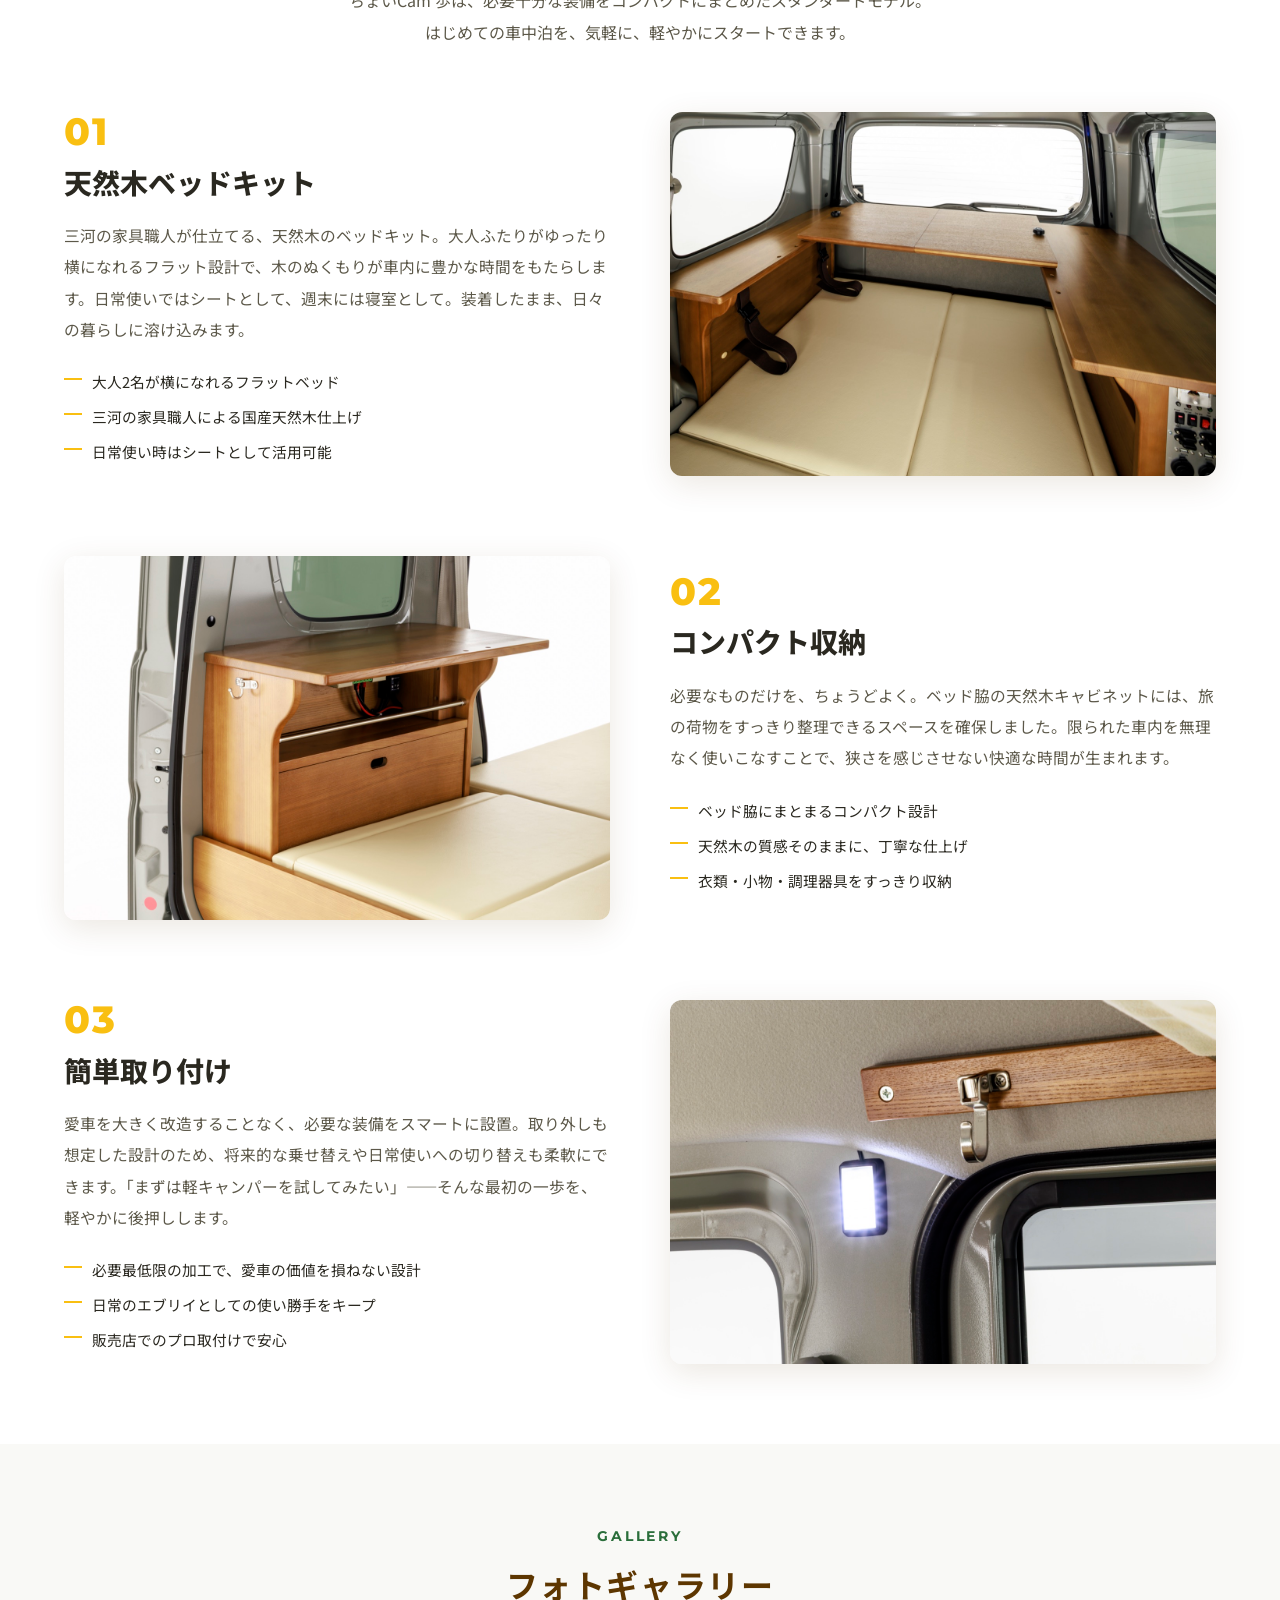
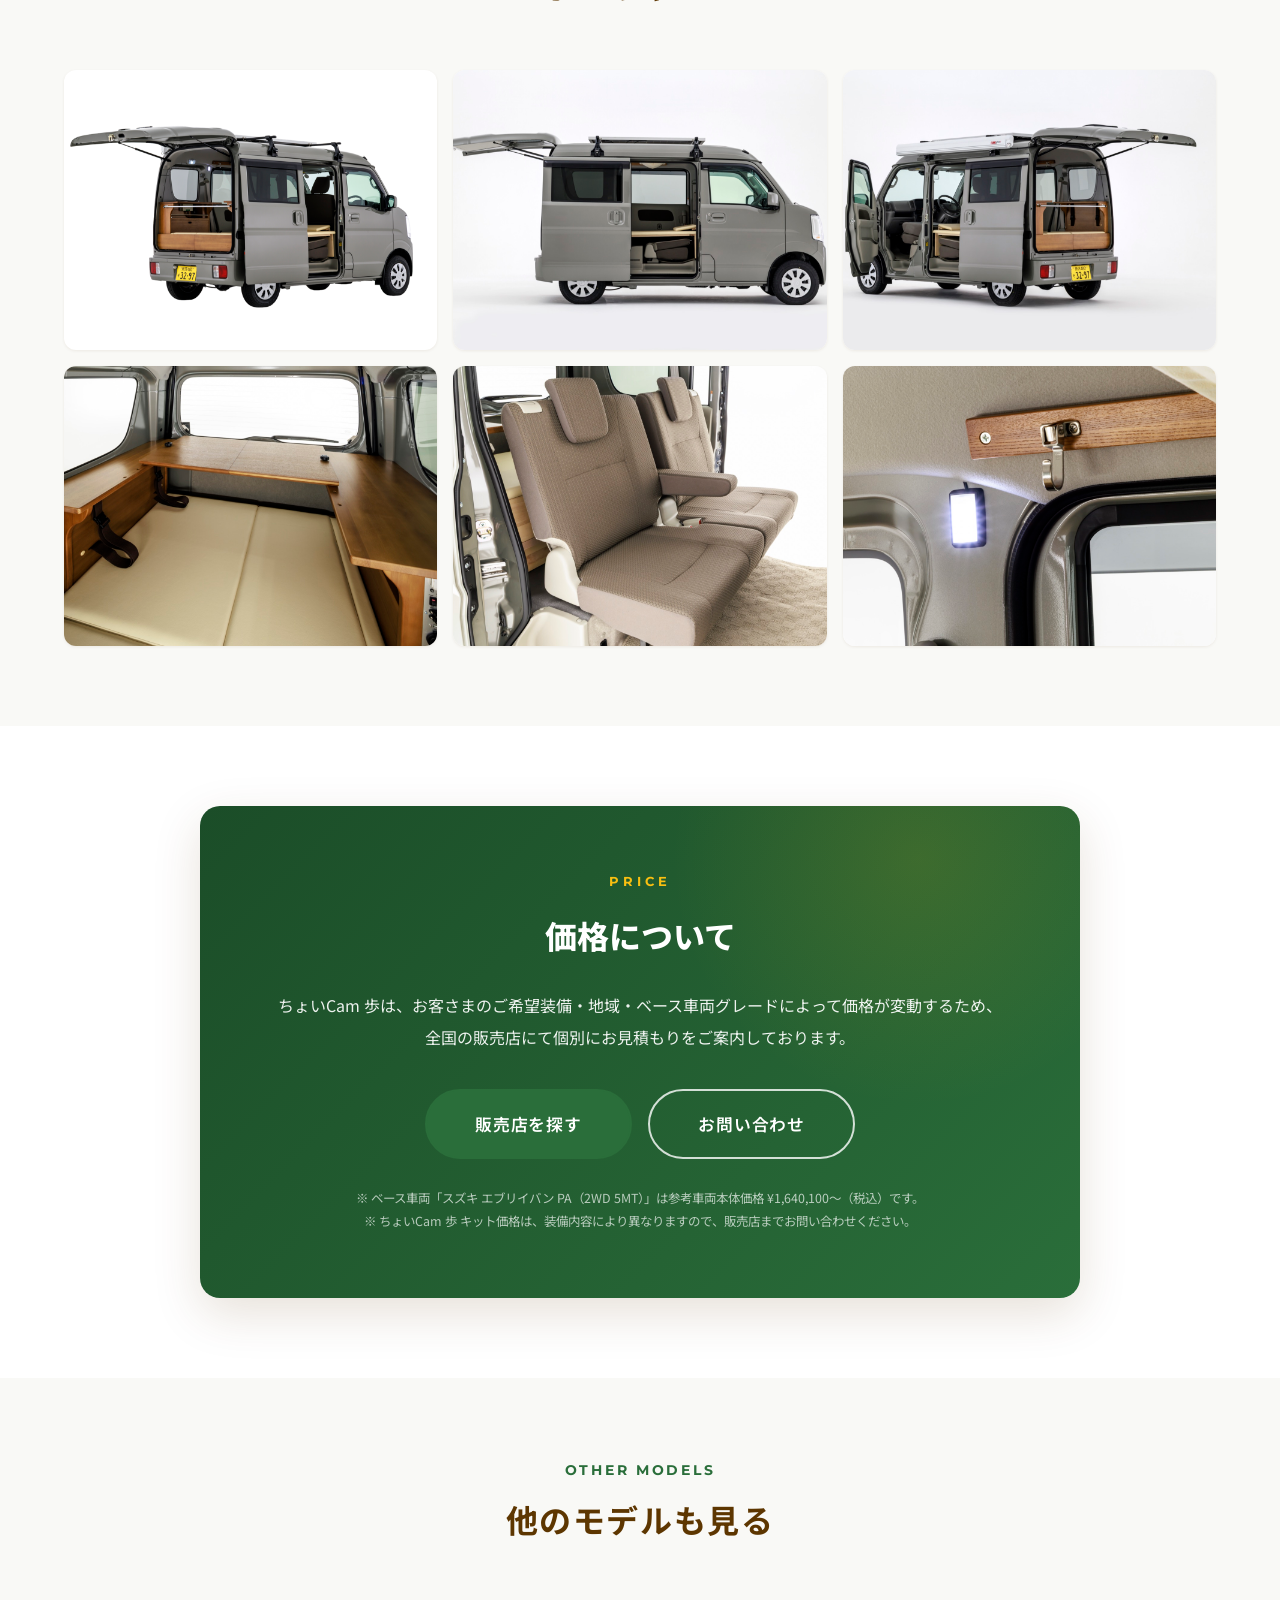
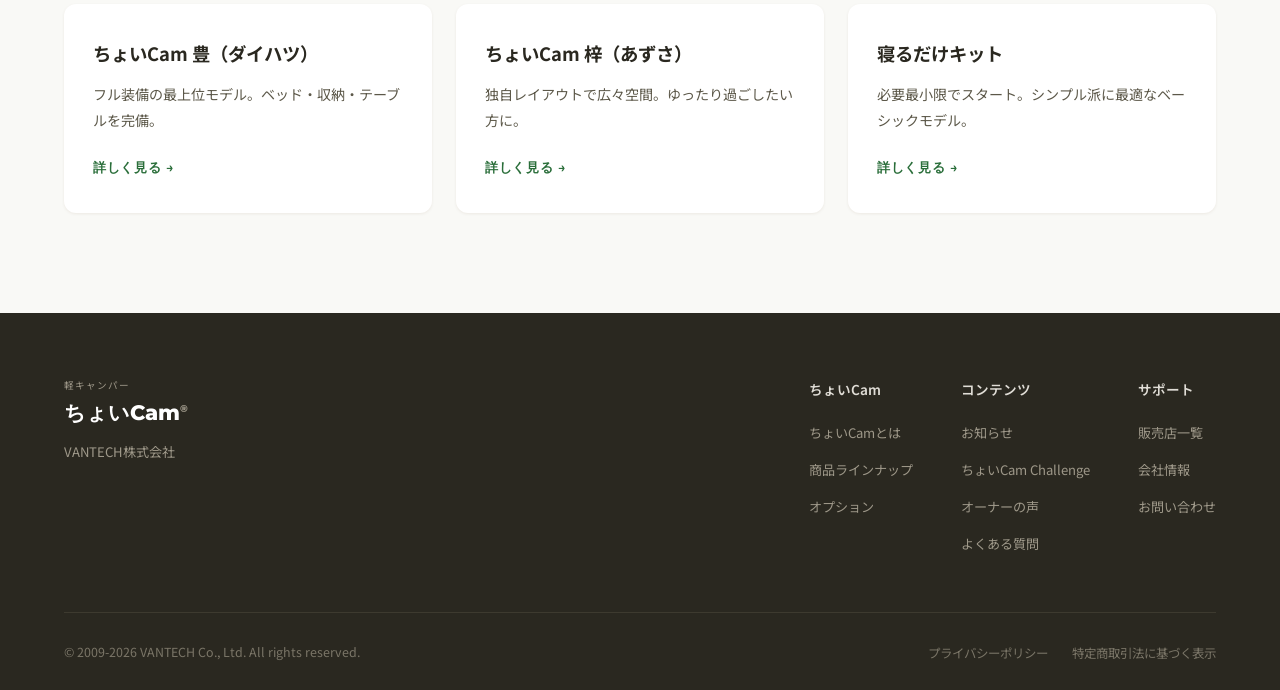
<file: ayumi.html>
<!DOCTYPE html>
<html lang="ja">
<head>
  <meta charset="UTF-8">
  <meta name="viewport" content="width=device-width, initial-scale=1.0">
  <title>ちょいCam 歩（あゆみ）スズキ エブリイ｜コンパクトでちょうどいい、週末の相棒</title>
  <meta name="description" content="ちょいCamのスタンダードモデル「歩（あゆみ）」のスズキ エブリイベース仕様。必要な装備をコンパクトに。初めての軽キャンパーに最適なバランス型モデル。">
  <link rel="preconnect" href="https://fonts.googleapis.com">
  <link rel="preconnect" href="https://fonts.gstatic.com" crossorigin>
  <link href="https://fonts.googleapis.com/css2?family=Noto+Sans+JP:wght@300;400;500;700;900&family=Montserrat:wght@400;600;700;800&display=swap" rel="stylesheet">
  <link rel="stylesheet" href="style.css">
</head>
<body>

  <header class="header" id="header">
    <div class="header__inner">
      <a href="index.html" class="header__logo">
        <span class="header__logo-sub">軽キャンパー</span>
        <span class="header__logo-main">ちょいCam<sup>&reg;</sup></span>
        <span class="header__logo-since">Since 2009</span>
      </a>
      <nav class="header__nav" id="nav">
        <ul class="header__nav-list">
          <li><a href="index.html#about">ちょいCamとは</a></li>
          <li><a href="index.html#lineup">商品ラインナップ</a></li>
          <li><a href="index.html#options">オプション</a></li>
          <li><a href="news.html">お知らせ</a></li>
          <li><a href="index.html#challenge">ちょいCam Challenge</a></li>
          <li><a href="index.html#voice">オーナーの声</a></li>
          <li><a href="index.html#dealers">販売店一覧</a></li>
          <li><a href="index.html#faq">よくある質問</a></li>
          <li><a href="index.html#contact" class="header__nav-cta">お問い合わせ</a></li>
        </ul>
      </nav>
      <button class="header__hamburger" id="hamburger" aria-label="メニュー">
        <span></span><span></span><span></span>
      </button>
    </div>
  </header>

  <section class="page-hero">
    <div class="page-hero__bg"></div>
    <div class="container">
      <nav class="breadcrumb" aria-label="パンくずリスト">
        <a href="index.html">HOME</a>
        <span class="breadcrumb__sep">/</span>
        <a href="index.html#lineup">ラインナップ</a>
        <span class="breadcrumb__sep">/</span>
        <span class="breadcrumb__current">ちょいCam 歩（エブリイ）</span>
      </nav>
      <div class="page-hero__content">
        <span class="page-hero__badge">スタンダードモデル / STANDARD</span>
        <p class="page-hero__sub fade-up">ちょいCam 歩（あゆみ）<span>／スズキ エブリイ ベース</span></p>
        <h1 class="page-hero__title fade-up delay-1">コンパクトで<br>ちょうどいい、<br>週末の相棒。</h1>
        <p class="page-hero__desc fade-up delay-2">
          必要な装備をコンパクトに。<br>
          はじめての車中泊に、ちょうどよく寄り添う一台。
        </p>
      </div>
    </div>
  </section>

  <section class="yutaka-visual">
    <div class="container">
      <figure class="yutaka-visual__figure fade-up">
        <img src="ayumi-hero.png" alt="ちょいCam 歩 スズキ エブリイ リアビュー" loading="lazy">
      </figure>
    </div>
  </section>

  <section class="yutaka-overview">
    <div class="container">
      <div class="yutaka-overview__inner">
        <div class="section-header section-header--left fade-up">
          <span class="section-header__en">OVERVIEW</span>
          <h2 class="section-header__ja">モデル紹介</h2>
        </div>
        <div class="yutaka-overview__lead fade-up delay-1">
          <p>
            週末だけ、ふたりで、ひとりで。
            気負わず気軽に踏み出せる軽キャンパーが、「ちょいCam 歩」です。
          </p>
          <p>
            天然木のベッドキットに、必要十分なコンパクト収納。
            装備はしっかり、でも室内はすっきり。
            取り付けも簡単で、日常の「エブリイ」としての使い勝手はそのまま。<br>
            はじめての車中泊にちょうどいい、軽やかなサイズ感がうれしい一台です。
          </p>
          <p>
            週末はキャンプ場へ、平日は買い物へ。
            暮らしを止めずに、旅の時間をそっと足していく。<br>
            そんなちょうどいい距離感で、ちょいCamを楽しみたい方におすすめです。
          </p>
        </div>
      </div>
    </div>
  </section>

  <section class="yutaka-specs">
    <div class="container">
      <div class="section-header fade-up">
        <span class="section-header__en">SPECIFICATIONS</span>
        <h2 class="section-header__ja">車両スペック</h2>
      </div>
      <div class="yutaka-specs__wrap fade-up delay-1">
        <table class="yutaka-specs__table">
          <tbody>
            <tr><th>ベース車両</th><td>スズキ エブリイバン PA（2WD 5MT）</td></tr>
            <tr><th>全長 × 全幅 × 全高</th><td>3,395 × 1,475 × 1,895 mm</td></tr>
            <tr><th>ホイールベース</th><td>2,430 mm</td></tr>
            <tr><th>車両重量</th><td>940 kg</td></tr>
            <tr><th>排気量</th><td>658 cc</td></tr>
            <tr><th>エンジン</th><td>R06A型 DOHC</td></tr>
            <tr><th>乗車定員</th><td>4 名</td></tr>
            <tr><th>就寝定員</th><td>大人 2 名</td></tr>
            <tr><th>燃費（WLTCモード）</th><td>16.2 km/L</td></tr>
            <tr><th>駆動方式</th><td>2WD / 4WD 選択可</td></tr>
            <tr><th>ミッション</th><td>5MT / 4AT</td></tr>
          </tbody>
        </table>
        <p class="yutaka-specs__note">
          ※ 数値はスズキ エブリイバン PA（2WD 5MT）の公称値を基準にしています。装備・グレードにより異なります。
        </p>
      </div>
    </div>
  </section>

  <section class="yutaka-equip">
    <div class="container">
      <div class="section-header fade-up">
        <span class="section-header__en">EQUIPMENT</span>
        <h2 class="section-header__ja">装備・機能</h2>
      </div>
      <p class="yutaka-equip__intro fade-up delay-1">
        ちょいCam 歩は、必要十分な装備をコンパクトにまとめたスタンダードモデル。<br>
        はじめての車中泊を、気軽に、軽やかにスタートできます。
      </p>

      <div class="yutaka-equip__row fade-up">
        <div class="yutaka-equip__text">
          <span class="yutaka-equip__num">01</span>
          <h3>天然木ベッドキット</h3>
          <p>
            三河の家具職人が仕立てる、天然木のベッドキット。大人ふたりがゆったり横になれるフラット設計で、木のぬくもりが車内に豊かな時間をもたらします。日常使いではシートとして、週末には寝室として。装着したまま、日々の暮らしに溶け込みます。
          </p>
          <ul class="yutaka-equip__features">
            <li>大人2名が横になれるフラットベッド</li>
            <li>三河の家具職人による国産天然木仕上げ</li>
            <li>日常使い時はシートとして活用可能</li>
          </ul>
        </div>
        <div class="yutaka-equip__image">
          <img src="ayumi-bed.jpg" alt="ちょいCam 歩 天然木ベッドキット" loading="lazy">
        </div>
      </div>

      <div class="yutaka-equip__row yutaka-equip__row--reverse fade-up">
        <div class="yutaka-equip__text">
          <span class="yutaka-equip__num">02</span>
          <h3>コンパクト収納</h3>
          <p>
            必要なものだけを、ちょうどよく。ベッド脇の天然木キャビネットには、旅の荷物をすっきり整理できるスペースを確保しました。限られた車内を無理なく使いこなすことで、狭さを感じさせない快適な時間が生まれます。
          </p>
          <ul class="yutaka-equip__features">
            <li>ベッド脇にまとまるコンパクト設計</li>
            <li>天然木の質感そのままに、丁寧な仕上げ</li>
            <li>衣類・小物・調理器具をすっきり収納</li>
          </ul>
        </div>
        <div class="yutaka-equip__image">
          <img src="ayumi-cabinet.jpg" alt="ちょいCam 歩 コンパクト収納キャビネット" loading="lazy">
        </div>
      </div>

      <div class="yutaka-equip__row fade-up">
        <div class="yutaka-equip__text">
          <span class="yutaka-equip__num">03</span>
          <h3>簡単取り付け</h3>
          <p>
            愛車を大きく改造することなく、必要な装備をスマートに設置。取り外しも想定した設計のため、将来的な乗せ替えや日常使いへの切り替えも柔軟にできます。「まずは軽キャンパーを試してみたい」――そんな最初の一歩を、軽やかに後押しします。
          </p>
          <ul class="yutaka-equip__features">
            <li>必要最低限の加工で、愛車の価値を損ねない設計</li>
            <li>日常のエブリイとしての使い勝手をキープ</li>
            <li>販売店でのプロ取付けで安心</li>
          </ul>
        </div>
        <div class="yutaka-equip__image">
          <img src="ayumi-light.jpg" alt="ちょいCam 歩 LED照明と天然木仕上げ" loading="lazy">
        </div>
      </div>
    </div>
  </section>

  <section class="yutaka-gallery">
    <div class="container">
      <div class="section-header fade-up">
        <span class="section-header__en">GALLERY</span>
        <h2 class="section-header__ja">フォトギャラリー</h2>
      </div>
      <div class="yutaka-gallery__grid fade-up delay-1">
        <figure><img src="ayumi-hero.png" alt="ちょいCam 歩 リアオープン" loading="lazy"></figure>
        <figure><img src="ayumi-side.jpg" alt="ちょいCam 歩 サイドビュー" loading="lazy"></figure>
        <figure><img src="ayumi-open.jpg" alt="ちょいCam 歩 全面オープン" loading="lazy"></figure>
        <figure><img src="ayumi-bed.jpg" alt="ちょいCam 歩 ベッド展開" loading="lazy"></figure>
        <figure><img src="ayumi-seats.jpg" alt="ちょいCam 歩 セカンドシート" loading="lazy"></figure>
        <figure><img src="ayumi-light.jpg" alt="ちょいCam 歩 LED照明" loading="lazy"></figure>
      </div>
    </div>
  </section>

  <section class="yutaka-price">
    <div class="container">
      <div class="yutaka-price__card fade-up">
        <span class="yutaka-price__en">PRICE</span>
        <h2 class="yutaka-price__title">価格について</h2>
        <p class="yutaka-price__lead">
          ちょいCam 歩は、お客さまのご希望装備・地域・ベース車両グレードによって価格が変動するため、<br>
          全国の販売店にて個別にお見積もりをご案内しております。
        </p>
        <div class="yutaka-price__actions">
          <a href="index.html#dealers" class="btn btn--primary btn--large">販売店を探す</a>
          <a href="index.html#contact" class="btn btn--outline btn--large">お問い合わせ</a>
        </div>
        <p class="yutaka-price__note">
          ※ ベース車両「スズキ エブリイバン PA（2WD 5MT）」は参考車両本体価格 ¥1,640,100〜（税込）です。<br>
          ※ ちょいCam 歩 キット価格は、装備内容により異なりますので、販売店までお問い合わせください。
        </p>
      </div>
    </div>
  </section>

  <section class="yutaka-related">
    <div class="container">
      <div class="section-header fade-up">
        <span class="section-header__en">OTHER MODELS</span>
        <h2 class="section-header__ja">他のモデルも見る</h2>
      </div>
      <div class="yutaka-related__grid fade-up delay-1">
        <a href="yutaka-daihatsu.html" class="yutaka-related__card">
          <h3>ちょいCam 豊（ダイハツ）</h3>
          <p>フル装備の最上位モデル。ベッド・収納・テーブルを完備。</p>
          <span class="yutaka-related__link">詳しく見る →</span>
        </a>
        <a href="azusa.html" class="yutaka-related__card">
          <h3>ちょいCam 梓（あずさ）</h3>
          <p>独自レイアウトで広々空間。ゆったり過ごしたい方に。</p>
          <span class="yutaka-related__link">詳しく見る →</span>
        </a>
        <a href="index.html#lineup" class="yutaka-related__card">
          <h3>寝るだけキット</h3>
          <p>必要最小限でスタート。シンプル派に最適なベーシックモデル。</p>
          <span class="yutaka-related__link">詳しく見る →</span>
        </a>
      </div>
    </div>
  </section>

  <footer class="footer">
    <div class="container">
      <div class="footer__inner">
        <div class="footer__brand">
          <div class="footer__logo">
            <span class="footer__logo-sub">軽キャンパー</span>
            <span class="footer__logo-main">ちょいCam<sup>&reg;</sup></span>
          </div>
          <p class="footer__brand-text">VANTECH株式会社</p>
        </div>
        <div class="footer__links">
          <div class="footer__links-col">
            <h4>ちょいCam</h4>
            <ul>
              <li><a href="index.html#about">ちょいCamとは</a></li>
              <li><a href="index.html#lineup">商品ラインナップ</a></li>
              <li><a href="index.html#options">オプション</a></li>
            </ul>
          </div>
          <div class="footer__links-col">
            <h4>コンテンツ</h4>
            <ul>
              <li><a href="news.html">お知らせ</a></li>
              <li><a href="index.html#challenge">ちょいCam Challenge</a></li>
              <li><a href="index.html#voice">オーナーの声</a></li>
              <li><a href="index.html#faq">よくある質問</a></li>
            </ul>
          </div>
          <div class="footer__links-col">
            <h4>サポート</h4>
            <ul>
              <li><a href="index.html#dealers">販売店一覧</a></li>
              <li><a href="index.html#company">会社情報</a></li>
              <li><a href="index.html#contact">お問い合わせ</a></li>
            </ul>
          </div>
        </div>
      </div>
      <div class="footer__bottom">
        <p>&copy; 2009-2026 VANTECH Co., Ltd. All rights reserved.</p>
        <ul class="footer__bottom-links">
          <li><a href="#">プライバシーポリシー</a></li>
          <li><a href="#">特定商取引法に基づく表示</a></li>
        </ul>
      </div>
    </div>
  </footer>

  <a href="#header" class="back-to-top" id="backToTop" aria-label="ページトップへ">
    <svg viewBox="0 0 24 24" fill="none" stroke="currentColor" stroke-width="2">
      <polyline points="18 15 12 9 6 15"/>
    </svg>
  </a>

  <script src="script.js"></script>
</body>
</html>
</file>
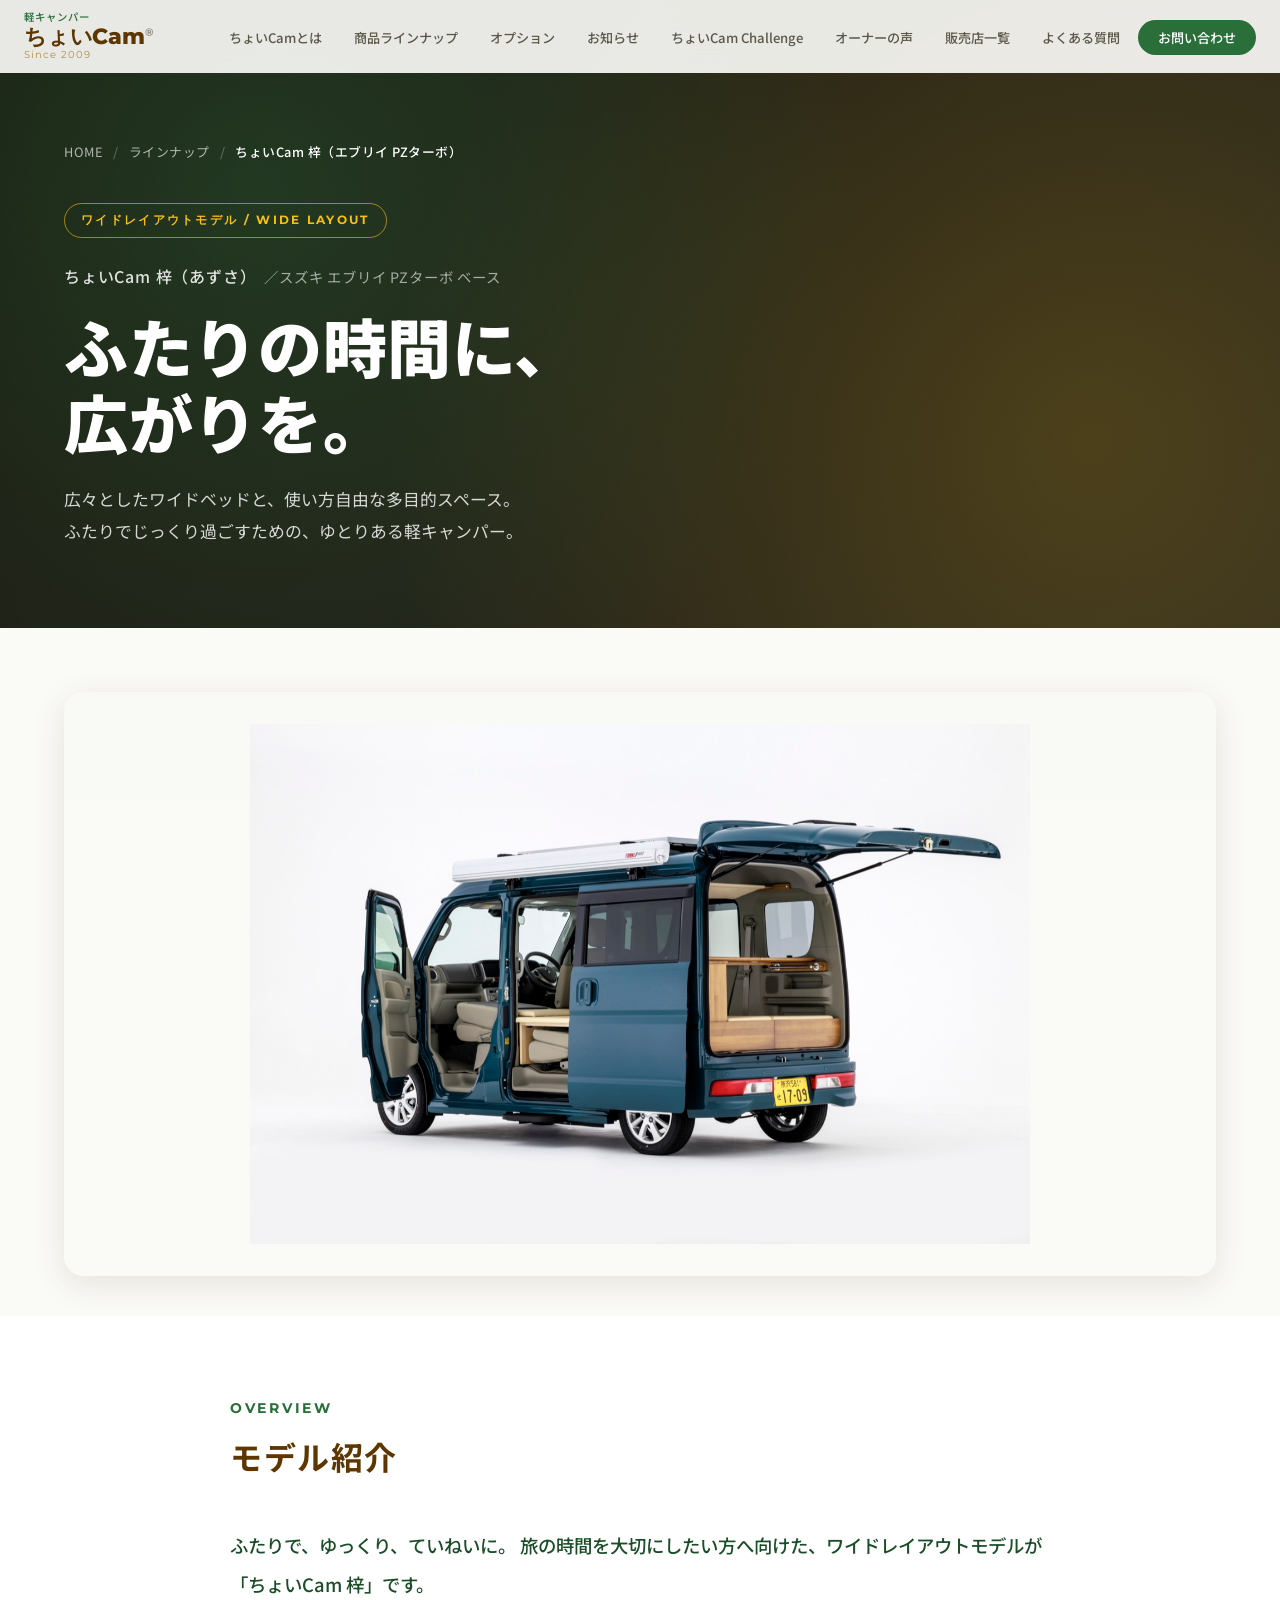
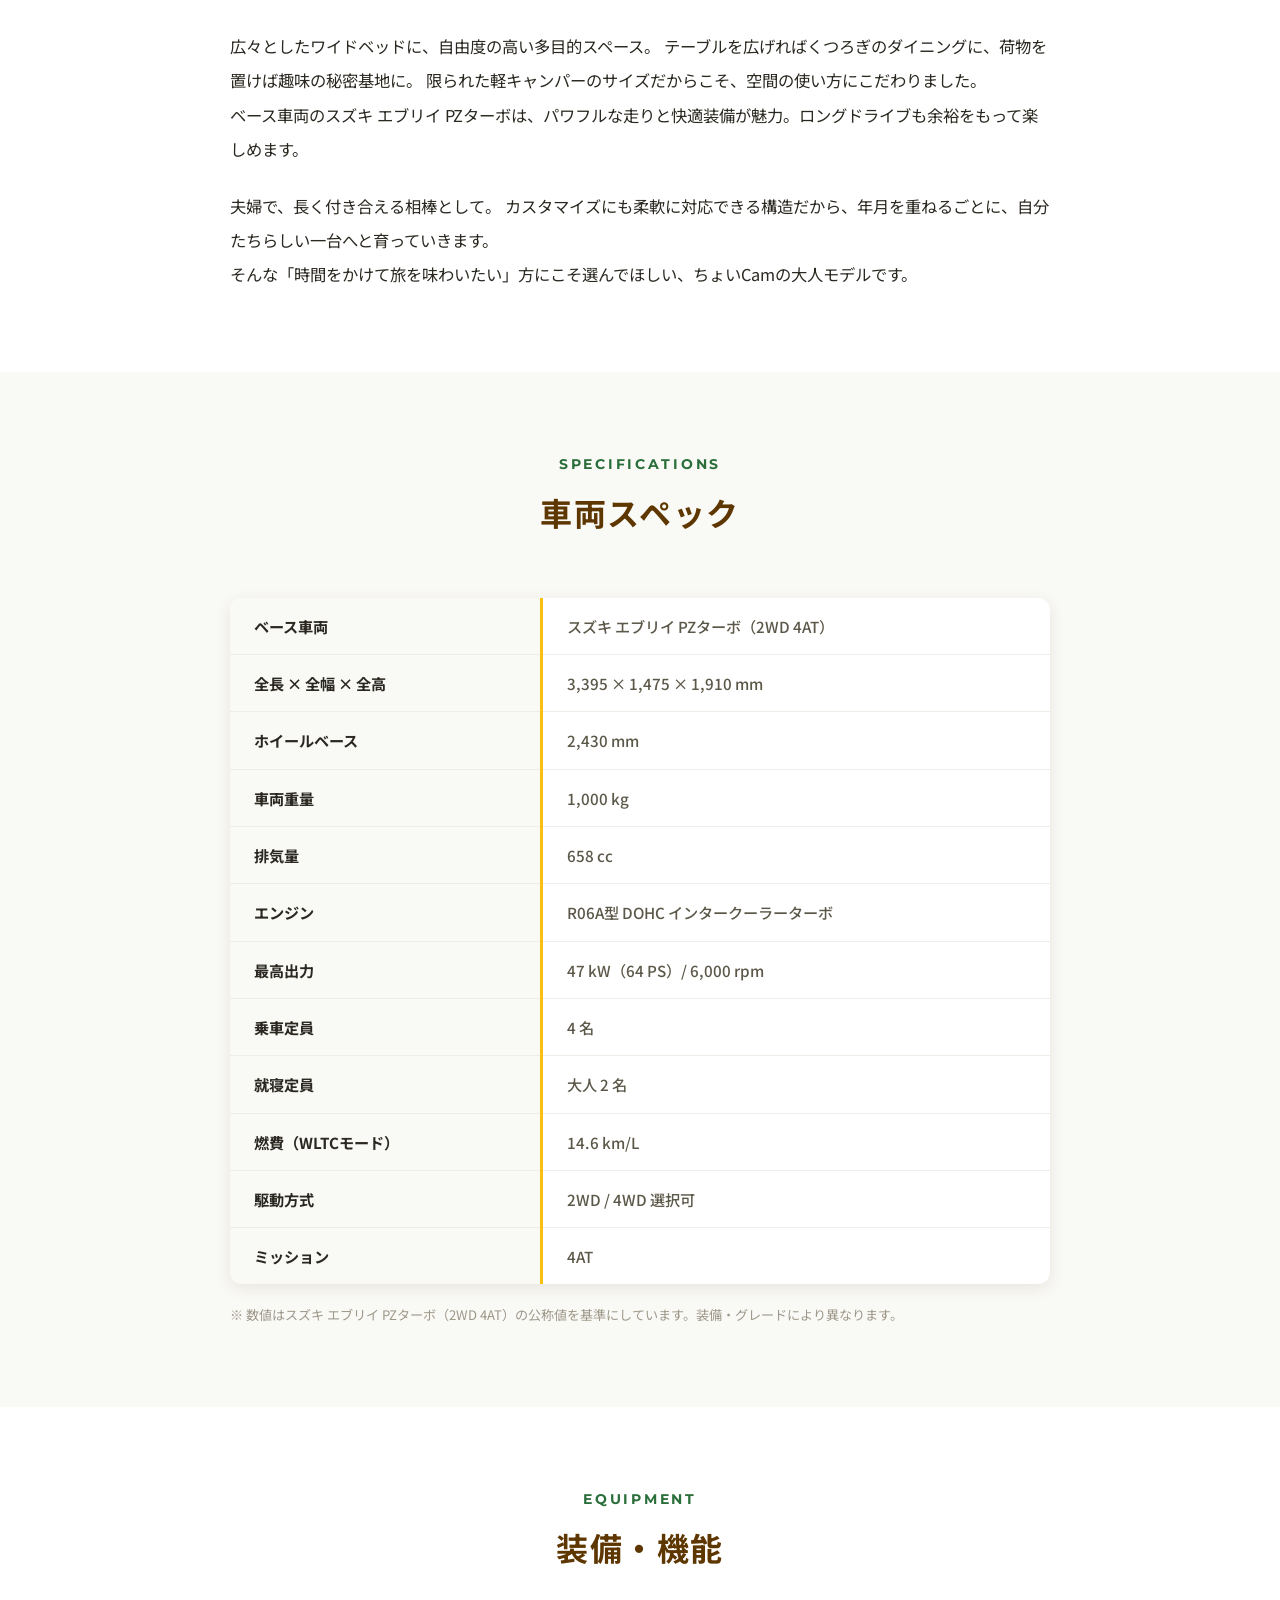
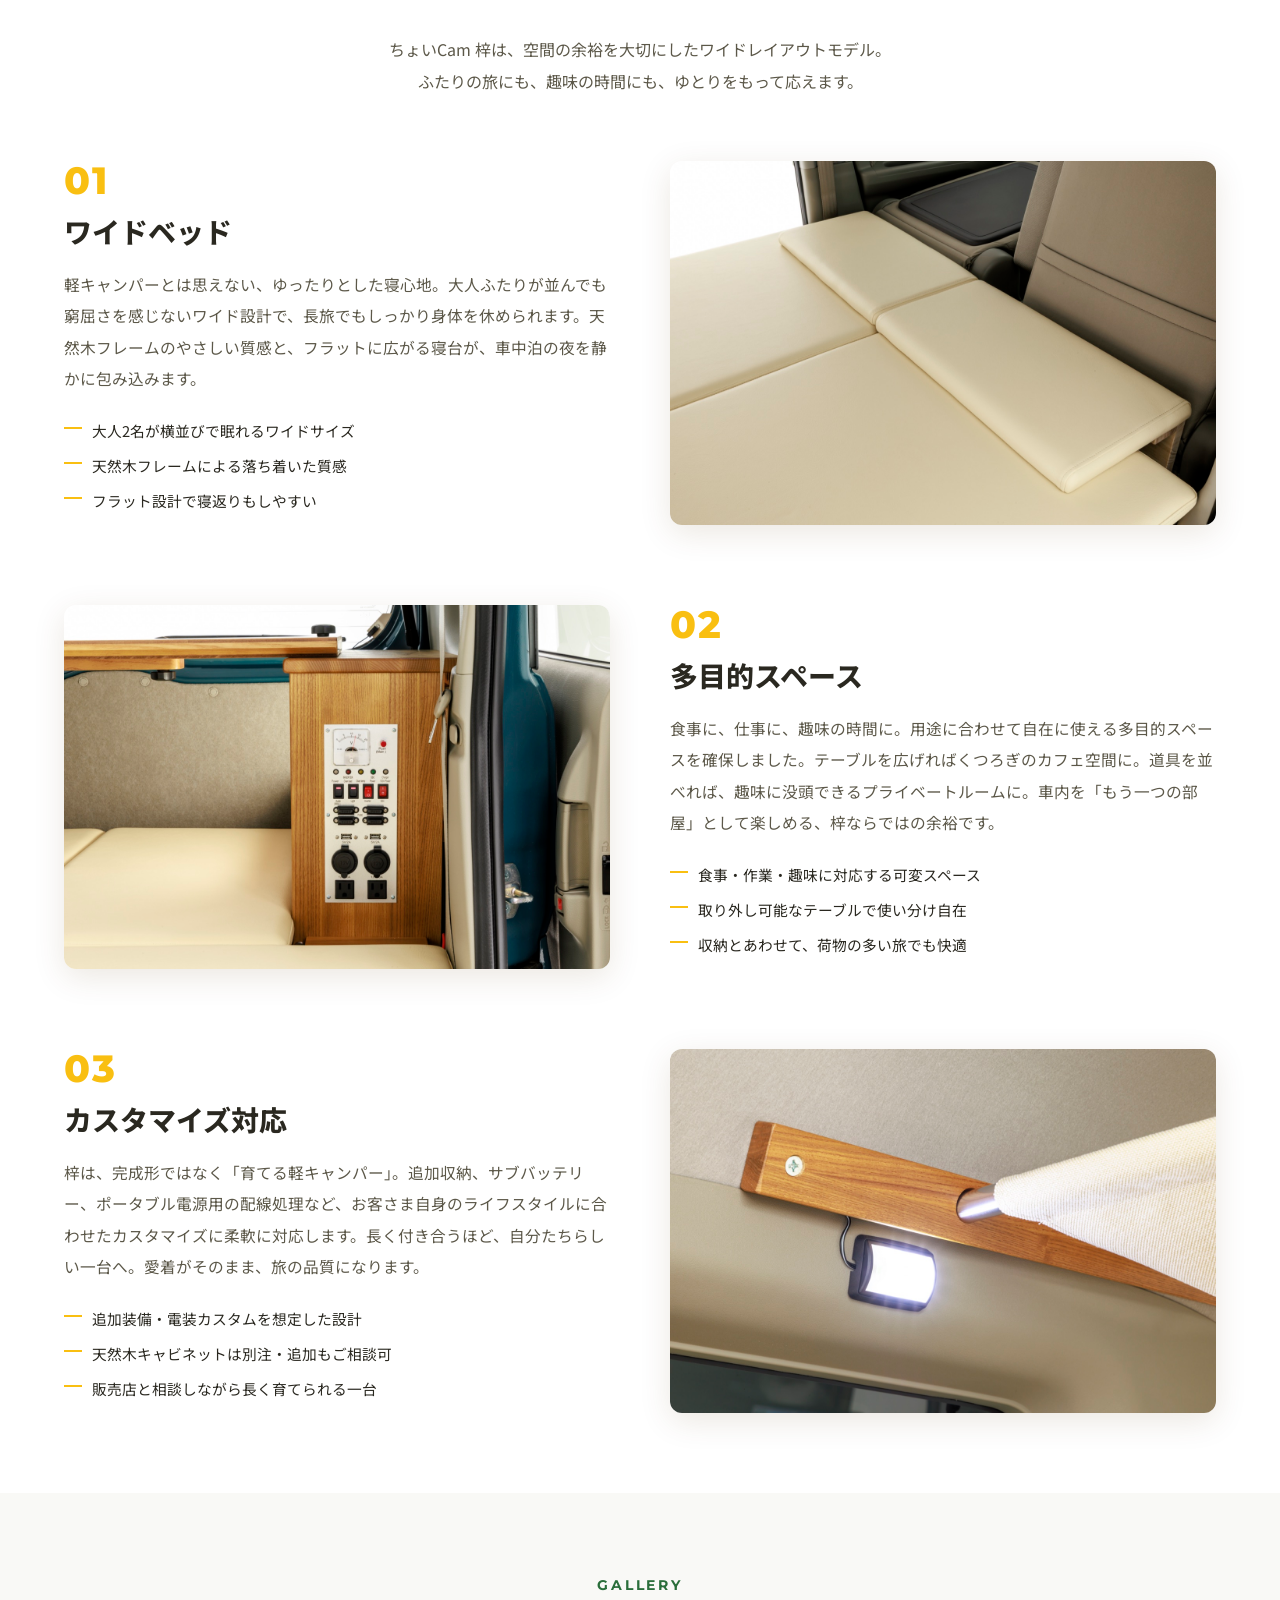
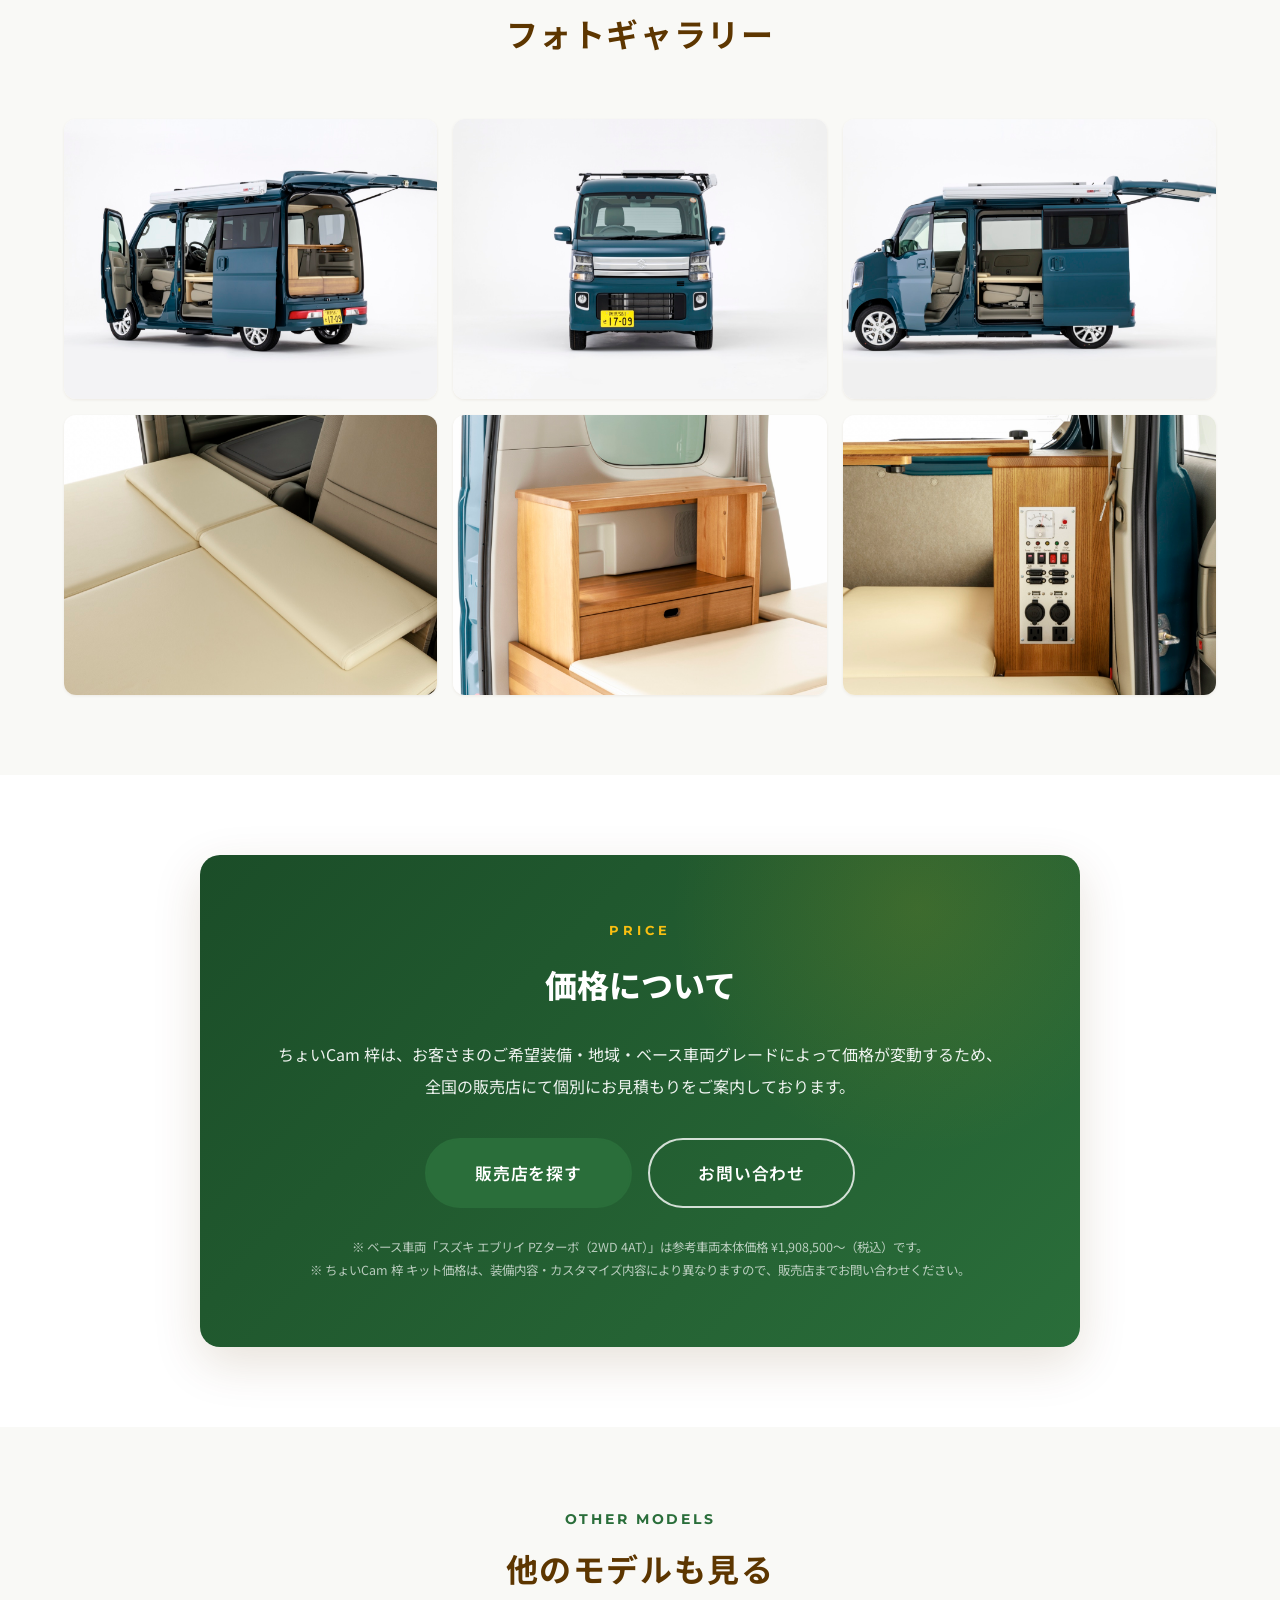
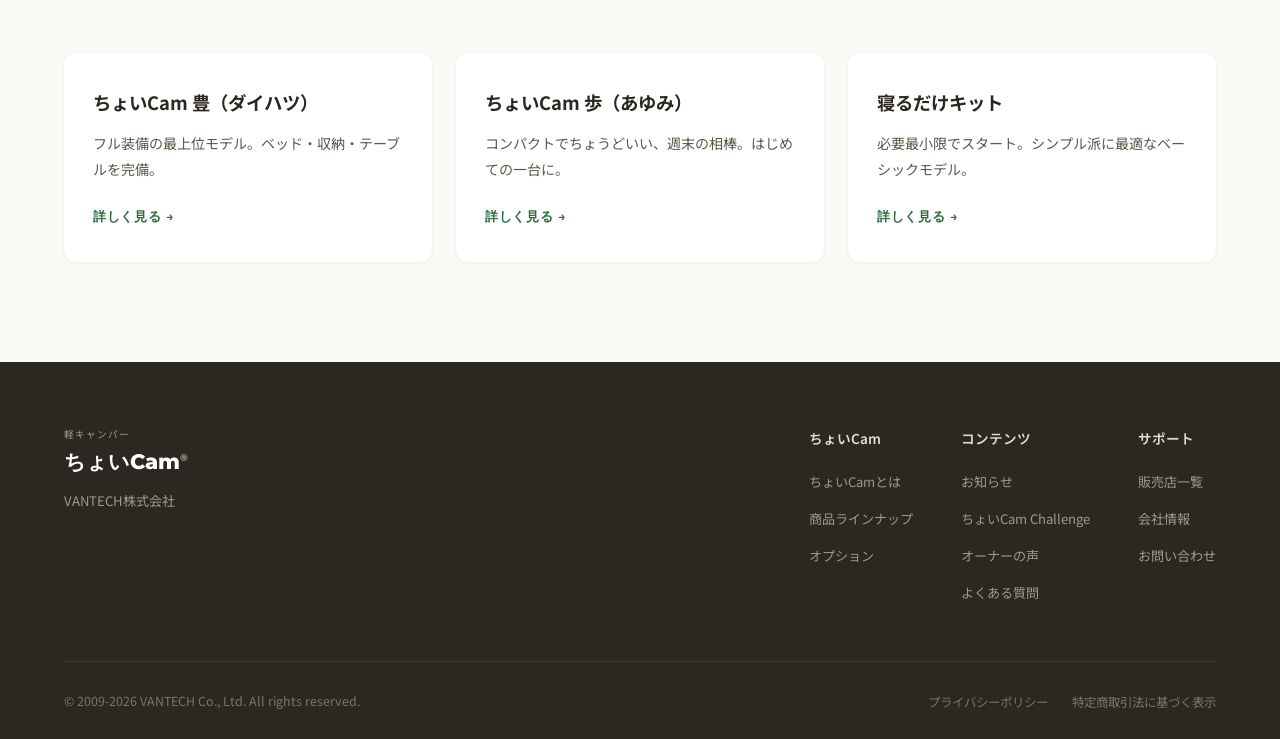
<file: azusa.html>
<!DOCTYPE html>
<html lang="ja">
<head>
  <meta charset="UTF-8">
  <meta name="viewport" content="width=device-width, initial-scale=1.0">
  <title>ちょいCam 梓（あずさ）スズキ エブリイ PZターボ｜ふたりの時間に、広がりを。</title>
  <meta name="description" content="ちょいCamのワイドレイアウトモデル「梓（あずさ）」のスズキ エブリイ PZターボ仕様。広々としたワイドベッドと多目的スペースで、ふたりでもゆったり。カスタマイズ対応で長く愛せる軽キャンパー。">
  <link rel="preconnect" href="https://fonts.googleapis.com">
  <link rel="preconnect" href="https://fonts.gstatic.com" crossorigin>
  <link href="https://fonts.googleapis.com/css2?family=Noto+Sans+JP:wght@300;400;500;700;900&family=Montserrat:wght@400;600;700;800&display=swap" rel="stylesheet">
  <link rel="stylesheet" href="style.css">
</head>
<body>

  <header class="header" id="header">
    <div class="header__inner">
      <a href="index.html" class="header__logo">
        <span class="header__logo-sub">軽キャンパー</span>
        <span class="header__logo-main">ちょいCam<sup>&reg;</sup></span>
        <span class="header__logo-since">Since 2009</span>
      </a>
      <nav class="header__nav" id="nav">
        <ul class="header__nav-list">
          <li><a href="index.html#about">ちょいCamとは</a></li>
          <li><a href="index.html#lineup">商品ラインナップ</a></li>
          <li><a href="index.html#options">オプション</a></li>
          <li><a href="news.html">お知らせ</a></li>
          <li><a href="index.html#challenge">ちょいCam Challenge</a></li>
          <li><a href="index.html#voice">オーナーの声</a></li>
          <li><a href="index.html#dealers">販売店一覧</a></li>
          <li><a href="index.html#faq">よくある質問</a></li>
          <li><a href="index.html#contact" class="header__nav-cta">お問い合わせ</a></li>
        </ul>
      </nav>
      <button class="header__hamburger" id="hamburger" aria-label="メニュー">
        <span></span><span></span><span></span>
      </button>
    </div>
  </header>

  <section class="page-hero">
    <div class="page-hero__bg"></div>
    <div class="container">
      <nav class="breadcrumb" aria-label="パンくずリスト">
        <a href="index.html">HOME</a>
        <span class="breadcrumb__sep">/</span>
        <a href="index.html#lineup">ラインナップ</a>
        <span class="breadcrumb__sep">/</span>
        <span class="breadcrumb__current">ちょいCam 梓（エブリイ PZターボ）</span>
      </nav>
      <div class="page-hero__content">
        <span class="page-hero__badge">ワイドレイアウトモデル / WIDE LAYOUT</span>
        <p class="page-hero__sub fade-up">ちょいCam 梓（あずさ）<span>／スズキ エブリイ PZターボ ベース</span></p>
        <h1 class="page-hero__title fade-up delay-1">ふたりの時間に、<br>広がりを。</h1>
        <p class="page-hero__desc fade-up delay-2">
          広々としたワイドベッドと、使い方自由な多目的スペース。<br>
          ふたりでじっくり過ごすための、ゆとりある軽キャンパー。
        </p>
      </div>
    </div>
  </section>

  <section class="yutaka-visual">
    <div class="container">
      <figure class="yutaka-visual__figure fade-up">
        <img src="azusa-hero.jpg" alt="ちょいCam 梓 スズキ エブリイ PZターボ メインビジュアル" loading="lazy">
      </figure>
    </div>
  </section>

  <section class="yutaka-overview">
    <div class="container">
      <div class="yutaka-overview__inner">
        <div class="section-header section-header--left fade-up">
          <span class="section-header__en">OVERVIEW</span>
          <h2 class="section-header__ja">モデル紹介</h2>
        </div>
        <div class="yutaka-overview__lead fade-up delay-1">
          <p>
            ふたりで、ゆっくり、ていねいに。
            旅の時間を大切にしたい方へ向けた、ワイドレイアウトモデルが「ちょいCam 梓」です。
          </p>
          <p>
            広々としたワイドベッドに、自由度の高い多目的スペース。
            テーブルを広げればくつろぎのダイニングに、荷物を置けば趣味の秘密基地に。
            限られた軽キャンパーのサイズだからこそ、空間の使い方にこだわりました。<br>
            ベース車両のスズキ エブリイ PZターボは、パワフルな走りと快適装備が魅力。ロングドライブも余裕をもって楽しめます。
          </p>
          <p>
            夫婦で、長く付き合える相棒として。
            カスタマイズにも柔軟に対応できる構造だから、年月を重ねるごとに、自分たちらしい一台へと育っていきます。<br>
            そんな「時間をかけて旅を味わいたい」方にこそ選んでほしい、ちょいCamの大人モデルです。
          </p>
        </div>
      </div>
    </div>
  </section>

  <section class="yutaka-specs">
    <div class="container">
      <div class="section-header fade-up">
        <span class="section-header__en">SPECIFICATIONS</span>
        <h2 class="section-header__ja">車両スペック</h2>
      </div>
      <div class="yutaka-specs__wrap fade-up delay-1">
        <table class="yutaka-specs__table">
          <tbody>
            <tr><th>ベース車両</th><td>スズキ エブリイ PZターボ（2WD 4AT）</td></tr>
            <tr><th>全長 × 全幅 × 全高</th><td>3,395 × 1,475 × 1,910 mm</td></tr>
            <tr><th>ホイールベース</th><td>2,430 mm</td></tr>
            <tr><th>車両重量</th><td>1,000 kg</td></tr>
            <tr><th>排気量</th><td>658 cc</td></tr>
            <tr><th>エンジン</th><td>R06A型 DOHC インタークーラーターボ</td></tr>
            <tr><th>最高出力</th><td>47 kW（64 PS）/ 6,000 rpm</td></tr>
            <tr><th>乗車定員</th><td>4 名</td></tr>
            <tr><th>就寝定員</th><td>大人 2 名</td></tr>
            <tr><th>燃費（WLTCモード）</th><td>14.6 km/L</td></tr>
            <tr><th>駆動方式</th><td>2WD / 4WD 選択可</td></tr>
            <tr><th>ミッション</th><td>4AT</td></tr>
          </tbody>
        </table>
        <p class="yutaka-specs__note">
          ※ 数値はスズキ エブリイ PZターボ（2WD 4AT）の公称値を基準にしています。装備・グレードにより異なります。
        </p>
      </div>
    </div>
  </section>

  <section class="yutaka-equip">
    <div class="container">
      <div class="section-header fade-up">
        <span class="section-header__en">EQUIPMENT</span>
        <h2 class="section-header__ja">装備・機能</h2>
      </div>
      <p class="yutaka-equip__intro fade-up delay-1">
        ちょいCam 梓は、空間の余裕を大切にしたワイドレイアウトモデル。<br>
        ふたりの旅にも、趣味の時間にも、ゆとりをもって応えます。
      </p>

      <div class="yutaka-equip__row fade-up">
        <div class="yutaka-equip__text">
          <span class="yutaka-equip__num">01</span>
          <h3>ワイドベッド</h3>
          <p>
            軽キャンパーとは思えない、ゆったりとした寝心地。大人ふたりが並んでも窮屈さを感じないワイド設計で、長旅でもしっかり身体を休められます。天然木フレームのやさしい質感と、フラットに広がる寝台が、車中泊の夜を静かに包み込みます。
          </p>
          <ul class="yutaka-equip__features">
            <li>大人2名が横並びで眠れるワイドサイズ</li>
            <li>天然木フレームによる落ち着いた質感</li>
            <li>フラット設計で寝返りもしやすい</li>
          </ul>
        </div>
        <div class="yutaka-equip__image">
          <img src="azusa-bed.jpg" alt="ちょいCam 梓 ワイドベッド" loading="lazy">
        </div>
      </div>

      <div class="yutaka-equip__row yutaka-equip__row--reverse fade-up">
        <div class="yutaka-equip__text">
          <span class="yutaka-equip__num">02</span>
          <h3>多目的スペース</h3>
          <p>
            食事に、仕事に、趣味の時間に。用途に合わせて自在に使える多目的スペースを確保しました。テーブルを広げればくつろぎのカフェ空間に。道具を並べれば、趣味に没頭できるプライベートルームに。車内を「もう一つの部屋」として楽しめる、梓ならではの余裕です。
          </p>
          <ul class="yutaka-equip__features">
            <li>食事・作業・趣味に対応する可変スペース</li>
            <li>取り外し可能なテーブルで使い分け自在</li>
            <li>収納とあわせて、荷物の多い旅でも快適</li>
          </ul>
        </div>
        <div class="yutaka-equip__image">
          <img src="azusa-panel.jpg" alt="ちょいCam 梓 多目的スペース" loading="lazy">
        </div>
      </div>

      <div class="yutaka-equip__row fade-up">
        <div class="yutaka-equip__text">
          <span class="yutaka-equip__num">03</span>
          <h3>カスタマイズ対応</h3>
          <p>
            梓は、完成形ではなく「育てる軽キャンパー」。追加収納、サブバッテリー、ポータブル電源用の配線処理など、お客さま自身のライフスタイルに合わせたカスタマイズに柔軟に対応します。長く付き合うほど、自分たちらしい一台へ。愛着がそのまま、旅の品質になります。
          </p>
          <ul class="yutaka-equip__features">
            <li>追加装備・電装カスタムを想定した設計</li>
            <li>天然木キャビネットは別注・追加もご相談可</li>
            <li>販売店と相談しながら長く育てられる一台</li>
          </ul>
        </div>
        <div class="yutaka-equip__image">
          <img src="azusa-wood-light.jpg" alt="ちょいCam 梓 天然木仕上げとLED照明" loading="lazy">
        </div>
      </div>
    </div>
  </section>

  <section class="yutaka-gallery">
    <div class="container">
      <div class="section-header fade-up">
        <span class="section-header__en">GALLERY</span>
        <h2 class="section-header__ja">フォトギャラリー</h2>
      </div>
      <div class="yutaka-gallery__grid fade-up delay-1">
        <figure><img src="azusa-hero.jpg" alt="ちょいCam 梓 メインビジュアル" loading="lazy"></figure>
        <figure><img src="azusa-front.jpg" alt="ちょいCam 梓 フロントビュー" loading="lazy"></figure>
        <figure><img src="azusa-side.jpg" alt="ちょいCam 梓 サイドビュー" loading="lazy"></figure>
        <figure><img src="azusa-bed.jpg" alt="ちょいCam 梓 ワイドベッド展開" loading="lazy"></figure>
        <figure><img src="azusa-cabinet.jpg" alt="ちょいCam 梓 天然木キャビネット" loading="lazy"></figure>
        <figure><img src="azusa-panel.jpg" alt="ちょいCam 梓 多目的スペース" loading="lazy"></figure>
      </div>
    </div>
  </section>

  <section class="yutaka-price">
    <div class="container">
      <div class="yutaka-price__card fade-up">
        <span class="yutaka-price__en">PRICE</span>
        <h2 class="yutaka-price__title">価格について</h2>
        <p class="yutaka-price__lead">
          ちょいCam 梓は、お客さまのご希望装備・地域・ベース車両グレードによって価格が変動するため、<br>
          全国の販売店にて個別にお見積もりをご案内しております。
        </p>
        <div class="yutaka-price__actions">
          <a href="index.html#dealers" class="btn btn--primary btn--large">販売店を探す</a>
          <a href="index.html#contact" class="btn btn--outline btn--large">お問い合わせ</a>
        </div>
        <p class="yutaka-price__note">
          ※ ベース車両「スズキ エブリイ PZターボ（2WD 4AT）」は参考車両本体価格 ¥1,908,500〜（税込）です。<br>
          ※ ちょいCam 梓 キット価格は、装備内容・カスタマイズ内容により異なりますので、販売店までお問い合わせください。
        </p>
      </div>
    </div>
  </section>

  <section class="yutaka-related">
    <div class="container">
      <div class="section-header fade-up">
        <span class="section-header__en">OTHER MODELS</span>
        <h2 class="section-header__ja">他のモデルも見る</h2>
      </div>
      <div class="yutaka-related__grid fade-up delay-1">
        <a href="yutaka-daihatsu.html" class="yutaka-related__card">
          <h3>ちょいCam 豊（ダイハツ）</h3>
          <p>フル装備の最上位モデル。ベッド・収納・テーブルを完備。</p>
          <span class="yutaka-related__link">詳しく見る →</span>
        </a>
        <a href="ayumi.html" class="yutaka-related__card">
          <h3>ちょいCam 歩（あゆみ）</h3>
          <p>コンパクトでちょうどいい、週末の相棒。はじめての一台に。</p>
          <span class="yutaka-related__link">詳しく見る →</span>
        </a>
        <a href="index.html#lineup" class="yutaka-related__card">
          <h3>寝るだけキット</h3>
          <p>必要最小限でスタート。シンプル派に最適なベーシックモデル。</p>
          <span class="yutaka-related__link">詳しく見る →</span>
        </a>
      </div>
    </div>
  </section>

  <footer class="footer">
    <div class="container">
      <div class="footer__inner">
        <div class="footer__brand">
          <div class="footer__logo">
            <span class="footer__logo-sub">軽キャンパー</span>
            <span class="footer__logo-main">ちょいCam<sup>&reg;</sup></span>
          </div>
          <p class="footer__brand-text">VANTECH株式会社</p>
        </div>
        <div class="footer__links">
          <div class="footer__links-col">
            <h4>ちょいCam</h4>
            <ul>
              <li><a href="index.html#about">ちょいCamとは</a></li>
              <li><a href="index.html#lineup">商品ラインナップ</a></li>
              <li><a href="index.html#options">オプション</a></li>
            </ul>
          </div>
          <div class="footer__links-col">
            <h4>コンテンツ</h4>
            <ul>
              <li><a href="news.html">お知らせ</a></li>
              <li><a href="index.html#challenge">ちょいCam Challenge</a></li>
              <li><a href="index.html#voice">オーナーの声</a></li>
              <li><a href="index.html#faq">よくある質問</a></li>
            </ul>
          </div>
          <div class="footer__links-col">
            <h4>サポート</h4>
            <ul>
              <li><a href="index.html#dealers">販売店一覧</a></li>
              <li><a href="index.html#company">会社情報</a></li>
              <li><a href="index.html#contact">お問い合わせ</a></li>
            </ul>
          </div>
        </div>
      </div>
      <div class="footer__bottom">
        <p>&copy; 2009-2026 VANTECH Co., Ltd. All rights reserved.</p>
        <ul class="footer__bottom-links">
          <li><a href="#">プライバシーポリシー</a></li>
          <li><a href="#">特定商取引法に基づく表示</a></li>
        </ul>
      </div>
    </div>
  </footer>

  <a href="#header" class="back-to-top" id="backToTop" aria-label="ページトップへ">
    <svg viewBox="0 0 24 24" fill="none" stroke="currentColor" stroke-width="2">
      <polyline points="18 15 12 9 6 15"/>
    </svg>
  </a>

  <script src="script.js"></script>
</body>
</html>
</file>
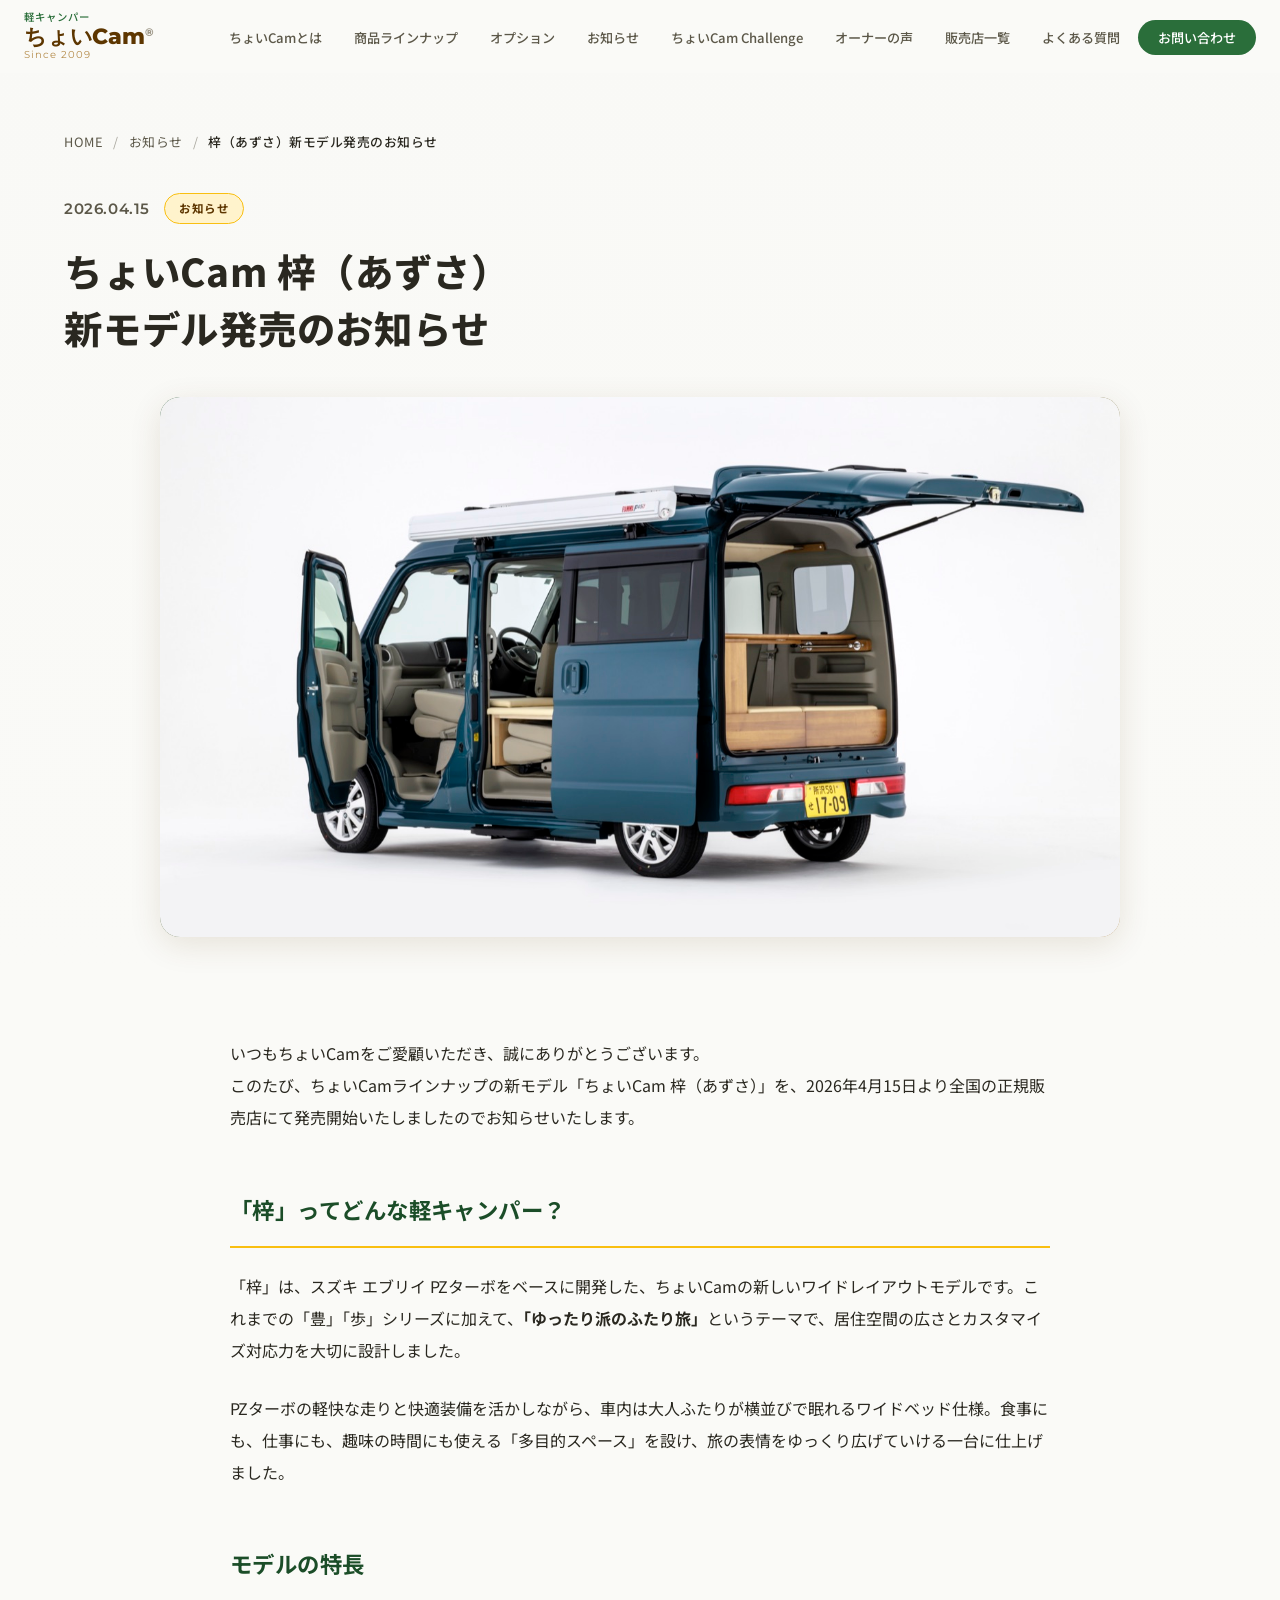
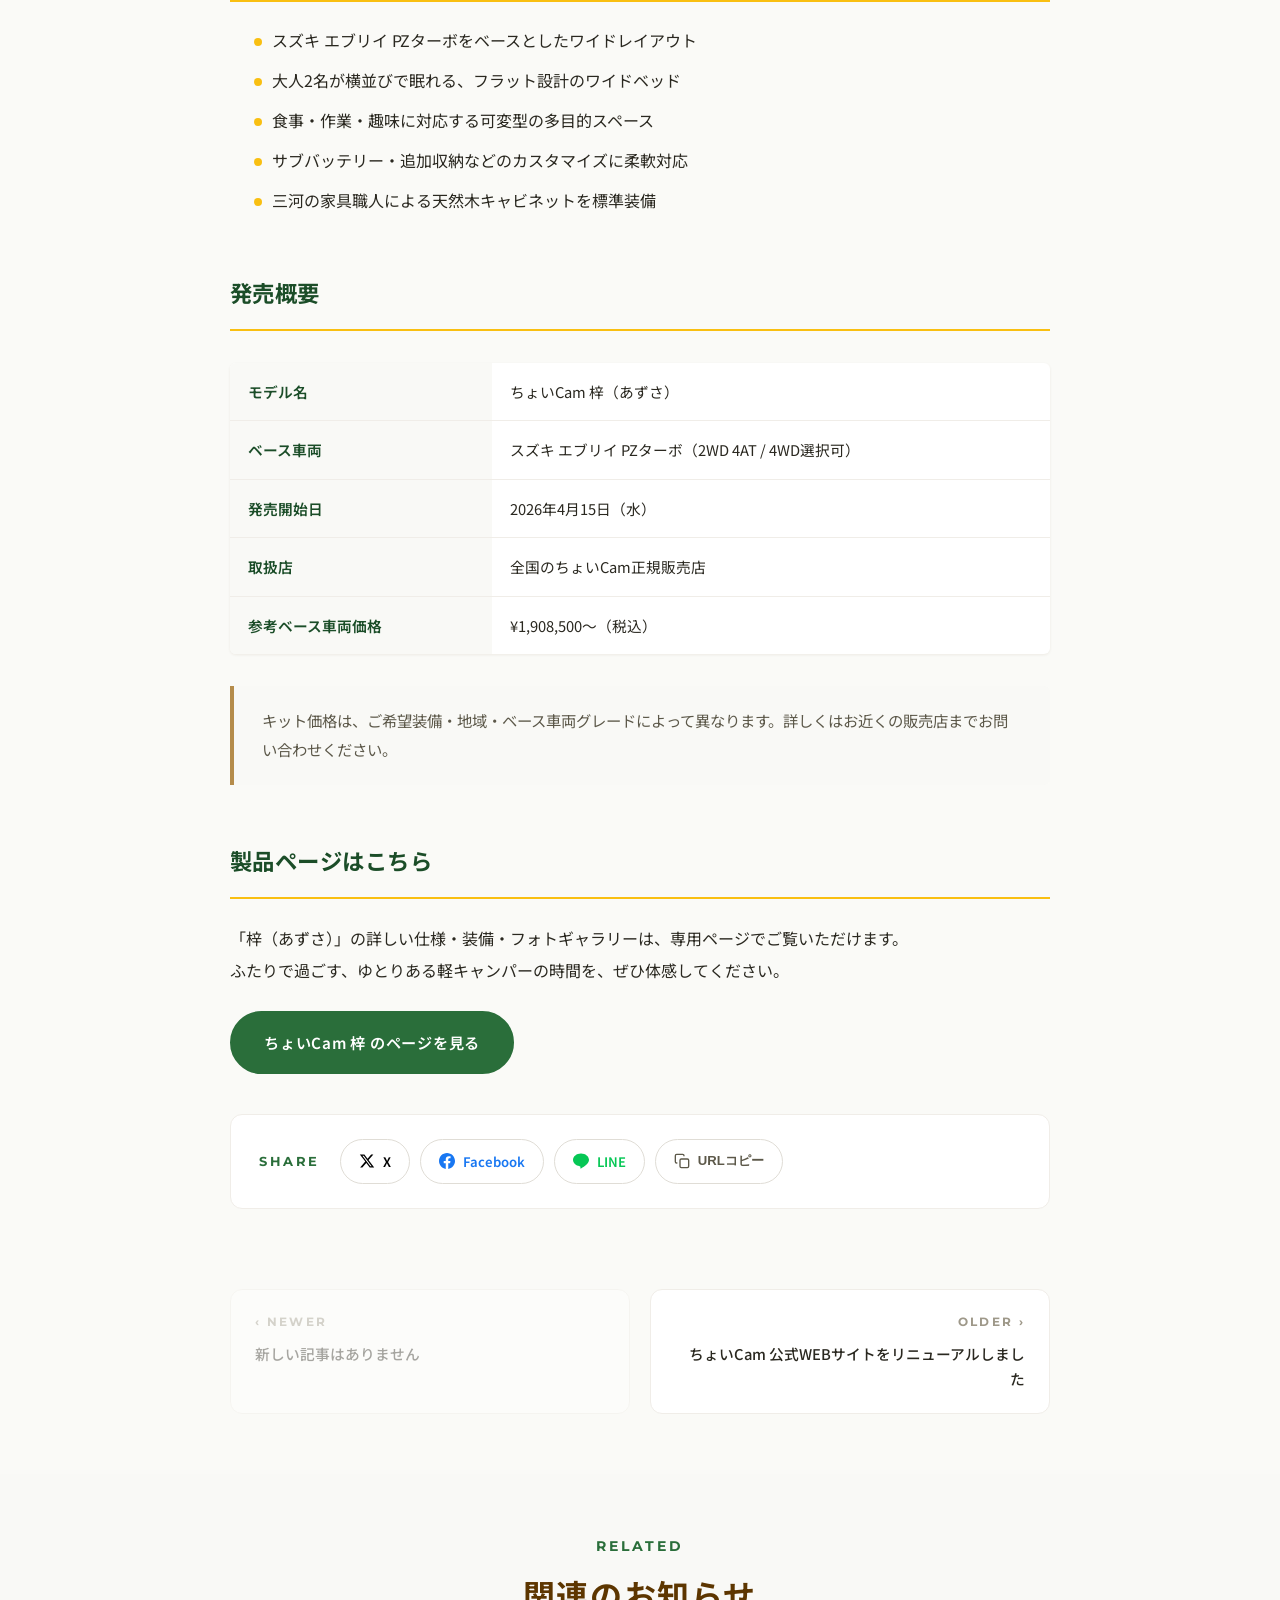
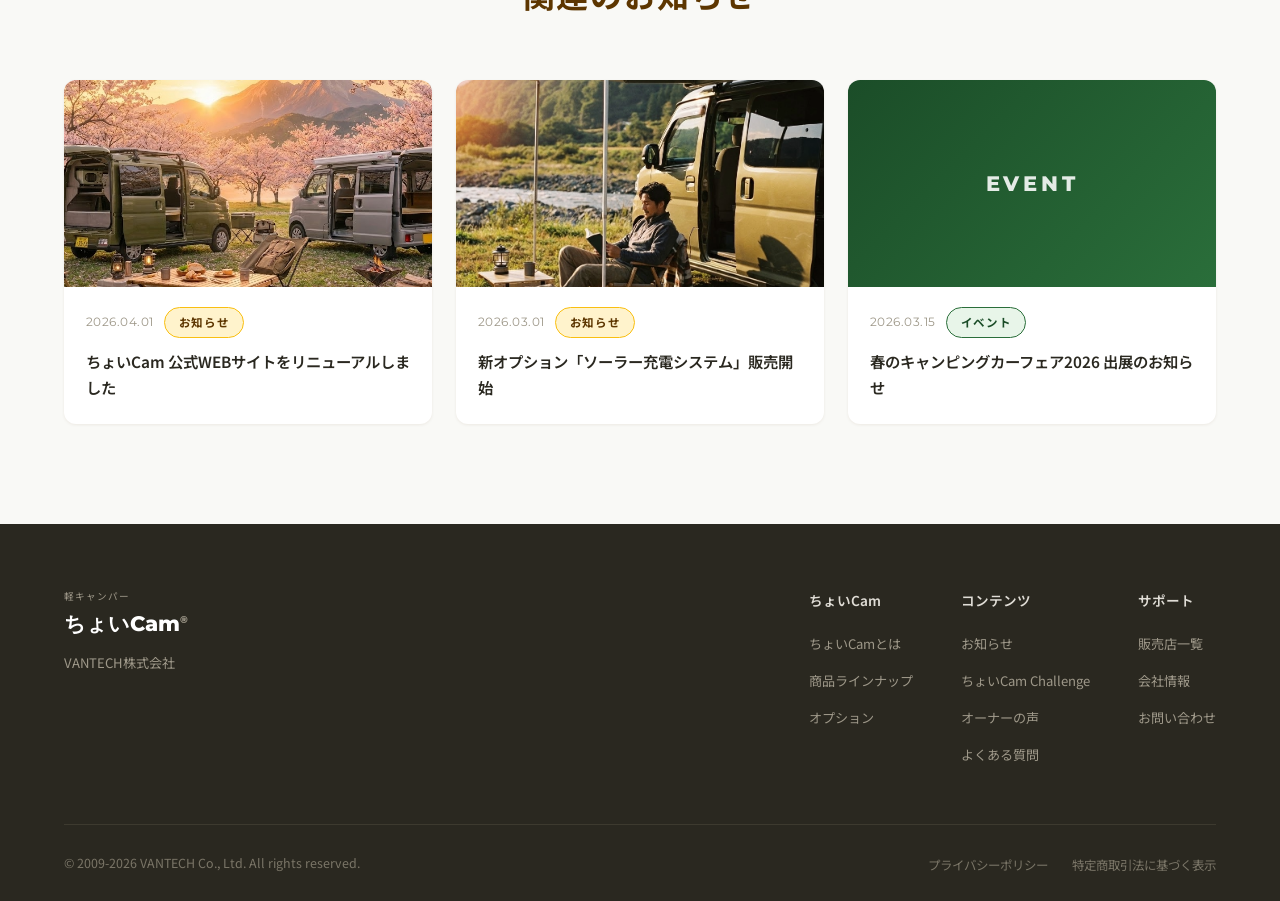
<file: news-azusa-release.html>
<!DOCTYPE html>
<html lang="ja">
<head>
  <meta charset="UTF-8">
  <meta name="viewport" content="width=device-width, initial-scale=1.0">
  <title>ちょいCam 梓（あずさ）新モデル発売のお知らせ｜ちょいCam</title>
  <meta name="description" content="ちょいCamの新モデル「梓（あずさ）」が2026年4月より全国の販売店にて発売開始。スズキ エブリイ PZターボをベースに、広々としたワイドレイアウトを実現した最新モデルです。">
  <link rel="preconnect" href="https://fonts.googleapis.com">
  <link rel="preconnect" href="https://fonts.gstatic.com" crossorigin>
  <link href="https://fonts.googleapis.com/css2?family=Noto+Sans+JP:wght@300;400;500;700;900&family=Montserrat:wght@400;600;700;800&display=swap" rel="stylesheet">
  <link rel="stylesheet" href="style.css">
</head>
<body>

  <header class="header" id="header">
    <div class="header__inner">
      <a href="index.html" class="header__logo">
        <span class="header__logo-sub">軽キャンパー</span>
        <span class="header__logo-main">ちょいCam<sup>&reg;</sup></span>
        <span class="header__logo-since">Since 2009</span>
      </a>
      <nav class="header__nav" id="nav">
        <ul class="header__nav-list">
          <li><a href="index.html#about">ちょいCamとは</a></li>
          <li><a href="index.html#lineup">商品ラインナップ</a></li>
          <li><a href="index.html#options">オプション</a></li>
          <li><a href="news.html">お知らせ</a></li>
          <li><a href="index.html#challenge">ちょいCam Challenge</a></li>
          <li><a href="index.html#voice">オーナーの声</a></li>
          <li><a href="index.html#dealers">販売店一覧</a></li>
          <li><a href="index.html#faq">よくある質問</a></li>
          <li><a href="index.html#contact" class="header__nav-cta">お問い合わせ</a></li>
        </ul>
      </nav>
      <button class="header__hamburger" id="hamburger" aria-label="メニュー">
        <span></span><span></span><span></span>
      </button>
    </div>
  </header>

  <section class="article-hero">
    <div class="container">
      <nav class="breadcrumb" aria-label="パンくずリスト">
        <a href="index.html">HOME</a>
        <span class="breadcrumb__sep">/</span>
        <a href="news.html">お知らせ</a>
        <span class="breadcrumb__sep">/</span>
        <span class="breadcrumb__current">梓（あずさ）新モデル発売のお知らせ</span>
      </nav>
      <div class="article-hero__meta">
        <time class="article-hero__date">2026.04.15</time>
        <span class="news-cat news-cat--info">お知らせ</span>
      </div>
      <h1 class="article-hero__title">ちょいCam 梓（あずさ）<br>新モデル発売のお知らせ</h1>
      <figure class="article-hero__visual">
        <img src="azusa-hero.jpg" alt="ちょいCam 梓 メインビジュアル" loading="lazy">
      </figure>
    </div>
  </section>

  <section class="article-body">
    <div class="container">
      <div class="article-body__inner">
        <p>
          いつもちょいCamをご愛顧いただき、誠にありがとうございます。<br>
          このたび、ちょいCamラインナップの新モデル「ちょいCam 梓（あずさ）」を、2026年4月15日より全国の正規販売店にて発売開始いたしましたのでお知らせいたします。
        </p>

        <h2>「梓」ってどんな軽キャンパー？</h2>
        <p>
          「梓」は、スズキ エブリイ PZターボをベースに開発した、ちょいCamの新しいワイドレイアウトモデルです。これまでの「豊」「歩」シリーズに加えて、<strong>「ゆったり派のふたり旅」</strong>というテーマで、居住空間の広さとカスタマイズ対応力を大切に設計しました。
        </p>
        <p>
          PZターボの軽快な走りと快適装備を活かしながら、車内は大人ふたりが横並びで眠れるワイドベッド仕様。食事にも、仕事にも、趣味の時間にも使える「多目的スペース」を設け、旅の表情をゆっくり広げていける一台に仕上げました。
        </p>

        <h2>モデルの特長</h2>
        <ul>
          <li>スズキ エブリイ PZターボをベースとしたワイドレイアウト</li>
          <li>大人2名が横並びで眠れる、フラット設計のワイドベッド</li>
          <li>食事・作業・趣味に対応する可変型の多目的スペース</li>
          <li>サブバッテリー・追加収納などのカスタマイズに柔軟対応</li>
          <li>三河の家具職人による天然木キャビネットを標準装備</li>
        </ul>

        <h2>発売概要</h2>
        <table class="article-body__table">
          <tbody>
            <tr><th>モデル名</th><td>ちょいCam 梓（あずさ）</td></tr>
            <tr><th>ベース車両</th><td>スズキ エブリイ PZターボ（2WD 4AT / 4WD選択可）</td></tr>
            <tr><th>発売開始日</th><td>2026年4月15日（水）</td></tr>
            <tr><th>取扱店</th><td>全国のちょいCam正規販売店</td></tr>
            <tr><th>参考ベース車両価格</th><td>¥1,908,500〜（税込）</td></tr>
          </tbody>
        </table>

        <blockquote>
          キット価格は、ご希望装備・地域・ベース車両グレードによって異なります。詳しくはお近くの販売店までお問い合わせください。
        </blockquote>

        <h2>製品ページはこちら</h2>
        <p>
          「梓（あずさ）」の詳しい仕様・装備・フォトギャラリーは、専用ページでご覧いただけます。<br>
          ふたりで過ごす、ゆとりある軽キャンパーの時間を、ぜひ体感してください。
        </p>
        <p>
          <a href="azusa.html" class="btn btn--primary">ちょいCam 梓 のページを見る</a>
        </p>
      </div>

      <!-- Share -->
      <div class="article-share">
        <span class="article-share__label">SHARE</span>
        <div class="article-share__links">
          <a href="https://twitter.com/intent/tweet?text=ちょいCam%20梓（あずさ）新モデル発売のお知らせ&url=https://henyoro.github.io/choicam-homepage/news-azusa-release.html" target="_blank" rel="noopener" class="article-share__btn article-share__btn--x" aria-label="Xでシェア">
            <svg viewBox="0 0 24 24" fill="currentColor"><path d="M18.244 2.25h3.308l-7.227 8.26 8.502 11.24H16.17l-5.214-6.817L4.99 21.75H1.68l7.73-8.835L1.254 2.25H8.08l4.713 6.231L18.244 2.25zm-1.161 17.52h1.833L7.084 4.126H5.117L17.083 19.77z"/></svg>
            X
          </a>
          <a href="https://www.facebook.com/sharer/sharer.php?u=https://henyoro.github.io/choicam-homepage/news-azusa-release.html" target="_blank" rel="noopener" class="article-share__btn article-share__btn--fb" aria-label="Facebookでシェア">
            <svg viewBox="0 0 24 24" fill="currentColor"><path d="M24 12.073c0-6.627-5.373-12-12-12s-12 5.373-12 12c0 5.99 4.388 10.954 10.125 11.854v-8.385H7.078v-3.47h3.047V9.43c0-3.007 1.792-4.669 4.533-4.669 1.312 0 2.686.235 2.686.235v2.953H15.83c-1.491 0-1.956.925-1.956 1.874v2.25h3.328l-.532 3.47h-2.796v8.385C19.612 23.027 24 18.062 24 12.073z"/></svg>
            Facebook
          </a>
          <a href="https://social-plugins.line.me/lineit/share?url=https://henyoro.github.io/choicam-homepage/news-azusa-release.html" target="_blank" rel="noopener" class="article-share__btn article-share__btn--line" aria-label="LINEでシェア">
            <svg viewBox="0 0 24 24" fill="currentColor"><path d="M24 10.304c0-5.369-5.383-9.738-12-9.738S0 4.935 0 10.304c0 4.812 4.269 8.846 10.036 9.608.391.084.922.258 1.056.593.121.303.079.776.039 1.082l-.171 1.027c-.053.303-.242 1.186 1.039.647 1.281-.54 6.911-4.069 9.428-6.967C23.166 14.35 24 12.428 24 10.304z"/></svg>
            LINE
          </a>
          <button type="button" class="article-share__btn article-share__btn--copy" onclick="if(navigator.clipboard){navigator.clipboard.writeText(location.href);this.textContent=&#39;コピーしました&#39;}else{this.textContent=&#39;コピーできませんでした&#39;}" aria-label="URLをコピー">
            <svg viewBox="0 0 24 24" fill="none" stroke="currentColor" stroke-width="2"><rect x="9" y="9" width="13" height="13" rx="2"/><path d="M5 15H4a2 2 0 0 1-2-2V4a2 2 0 0 1 2-2h9a2 2 0 0 1 2 2v1"/></svg>
            URLコピー
          </button>
        </div>
      </div>
    </div>
  </section>

  <!-- Prev / Next -->
  <section class="article-nav">
    <div class="container">
      <div class="article-nav__grid">
        <span class="article-nav__card article-nav__card--disabled">
          <span class="article-nav__label">&lsaquo; NEWER</span>
          <span class="article-nav__title">新しい記事はありません</span>
        </span>
        <a href="news-renewal.html" class="article-nav__card article-nav__card--next">
          <span class="article-nav__label">OLDER &rsaquo;</span>
          <span class="article-nav__title">ちょいCam 公式WEBサイトをリニューアルしました</span>
        </a>
      </div>
    </div>
  </section>

  <!-- Related -->
  <section class="article-related">
    <div class="container">
      <div class="section-header fade-up">
        <span class="section-header__en">RELATED</span>
        <h2 class="section-header__ja">関連のお知らせ</h2>
      </div>
      <div class="article-related__grid fade-up delay-1">
        <a href="news-renewal.html" class="article-related__card">
          <div class="article-related__thumb">
            <img src="hero-bg.png" alt="" loading="lazy">
          </div>
          <div class="article-related__body">
            <div class="article-related__meta">
              <time class="article-related__date">2026.04.01</time>
              <span class="news-cat news-cat--info">お知らせ</span>
            </div>
            <h3 class="article-related__title">ちょいCam 公式WEBサイトをリニューアルしました</h3>
          </div>
        </a>
        <a href="news-solar.html" class="article-related__card">
          <div class="article-related__thumb">
            <img src="top02.png" alt="" loading="lazy">
          </div>
          <div class="article-related__body">
            <div class="article-related__meta">
              <time class="article-related__date">2026.03.01</time>
              <span class="news-cat news-cat--info">お知らせ</span>
            </div>
            <h3 class="article-related__title">新オプション「ソーラー充電システム」販売開始</h3>
          </div>
        </a>
        <a href="news-fair-2026spring.html" class="article-related__card">
          <div class="article-related__thumb article-hero__visual--event article-hero__visual--gradient">
            <span>EVENT</span>
          </div>
          <div class="article-related__body">
            <div class="article-related__meta">
              <time class="article-related__date">2026.03.15</time>
              <span class="news-cat news-cat--event">イベント</span>
            </div>
            <h3 class="article-related__title">春のキャンピングカーフェア2026 出展のお知らせ</h3>
          </div>
        </a>
      </div>
    </div>
  </section>

  <footer class="footer">
    <div class="container">
      <div class="footer__inner">
        <div class="footer__brand">
          <div class="footer__logo">
            <span class="footer__logo-sub">軽キャンパー</span>
            <span class="footer__logo-main">ちょいCam<sup>&reg;</sup></span>
          </div>
          <p class="footer__brand-text">VANTECH株式会社</p>
        </div>
        <div class="footer__links">
          <div class="footer__links-col">
            <h4>ちょいCam</h4>
            <ul>
              <li><a href="index.html#about">ちょいCamとは</a></li>
              <li><a href="index.html#lineup">商品ラインナップ</a></li>
              <li><a href="index.html#options">オプション</a></li>
            </ul>
          </div>
          <div class="footer__links-col">
            <h4>コンテンツ</h4>
            <ul>
              <li><a href="news.html">お知らせ</a></li>
              <li><a href="index.html#challenge">ちょいCam Challenge</a></li>
              <li><a href="index.html#voice">オーナーの声</a></li>
              <li><a href="index.html#faq">よくある質問</a></li>
            </ul>
          </div>
          <div class="footer__links-col">
            <h4>サポート</h4>
            <ul>
              <li><a href="index.html#dealers">販売店一覧</a></li>
              <li><a href="index.html#company">会社情報</a></li>
              <li><a href="index.html#contact">お問い合わせ</a></li>
            </ul>
          </div>
        </div>
      </div>
      <div class="footer__bottom">
        <p>&copy; 2009-2026 VANTECH Co., Ltd. All rights reserved.</p>
        <ul class="footer__bottom-links">
          <li><a href="#">プライバシーポリシー</a></li>
          <li><a href="#">特定商取引法に基づく表示</a></li>
        </ul>
      </div>
    </div>
  </footer>

  <a href="#header" class="back-to-top" id="backToTop" aria-label="ページトップへ">
    <svg viewBox="0 0 24 24" fill="none" stroke="currentColor" stroke-width="2">
      <polyline points="18 15 12 9 6 15"/>
    </svg>
  </a>

  <script src="script.js"></script>
</body>
</html>
</file>
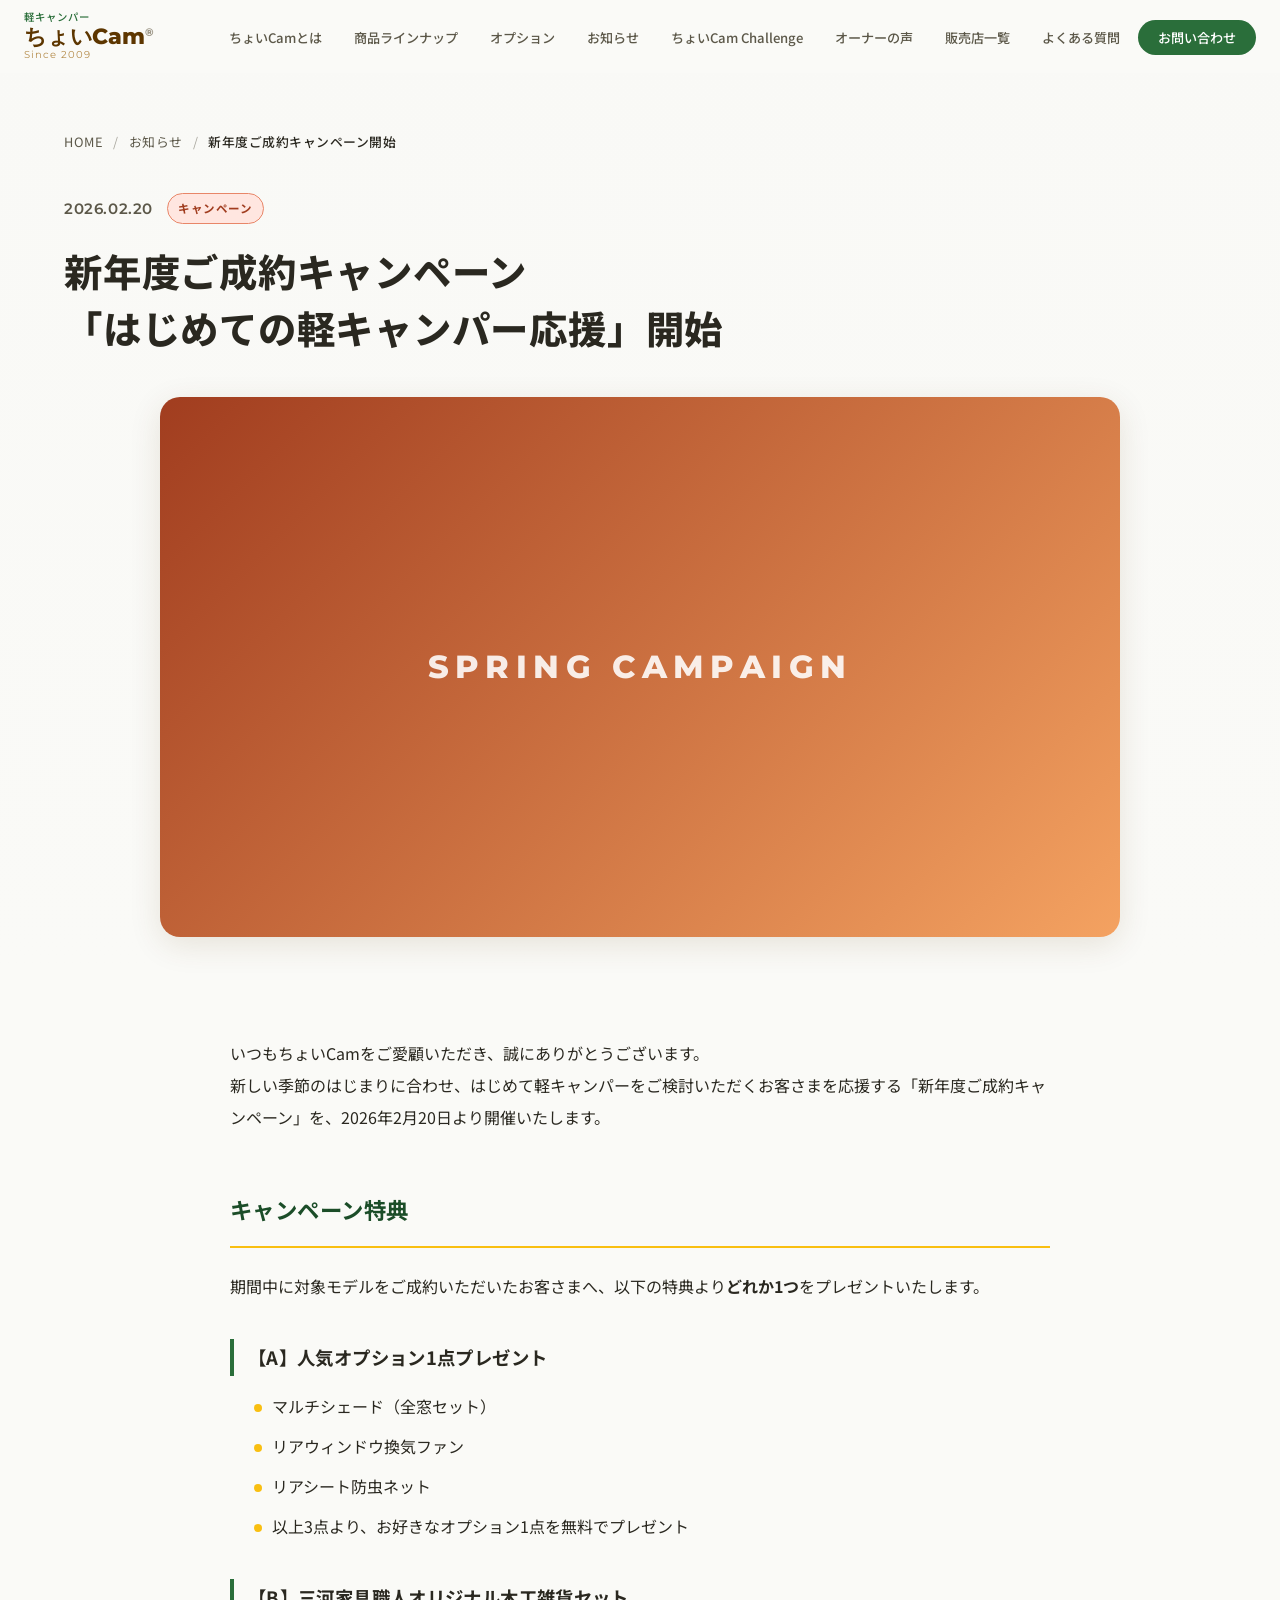
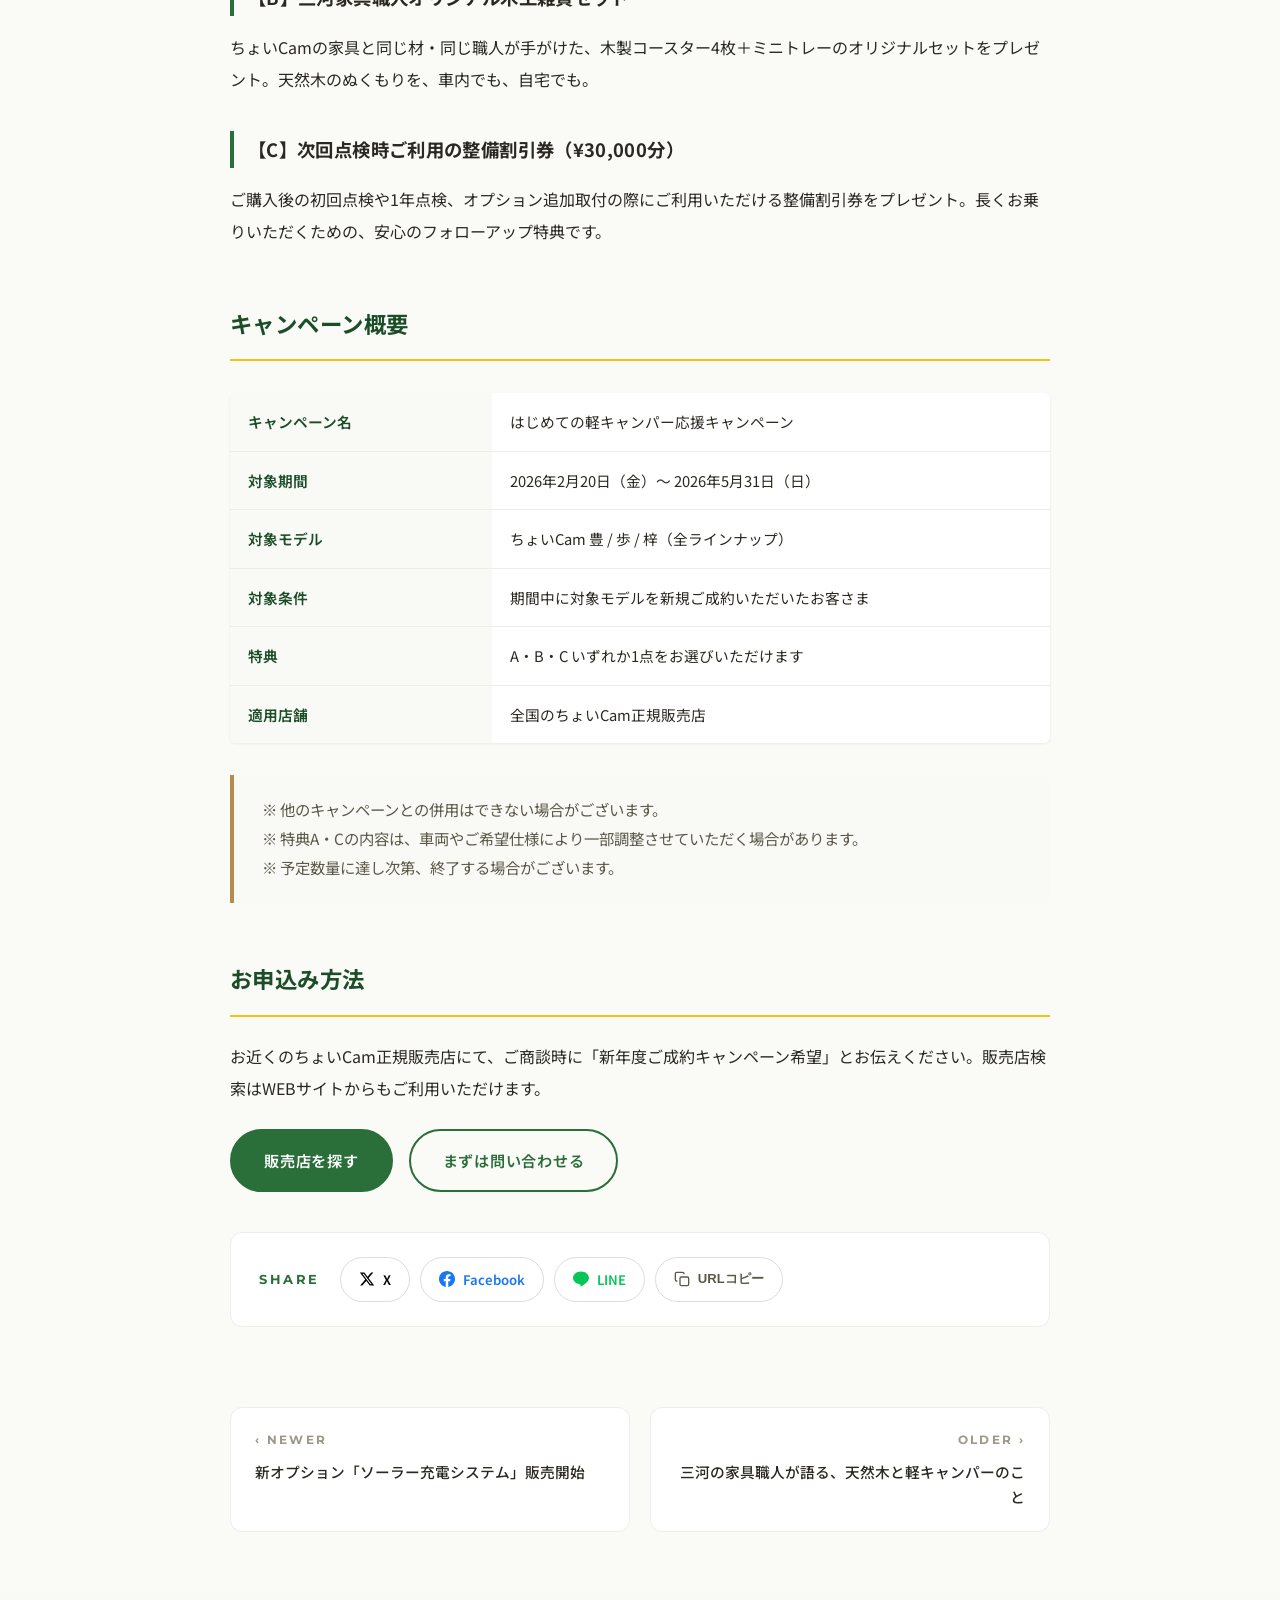
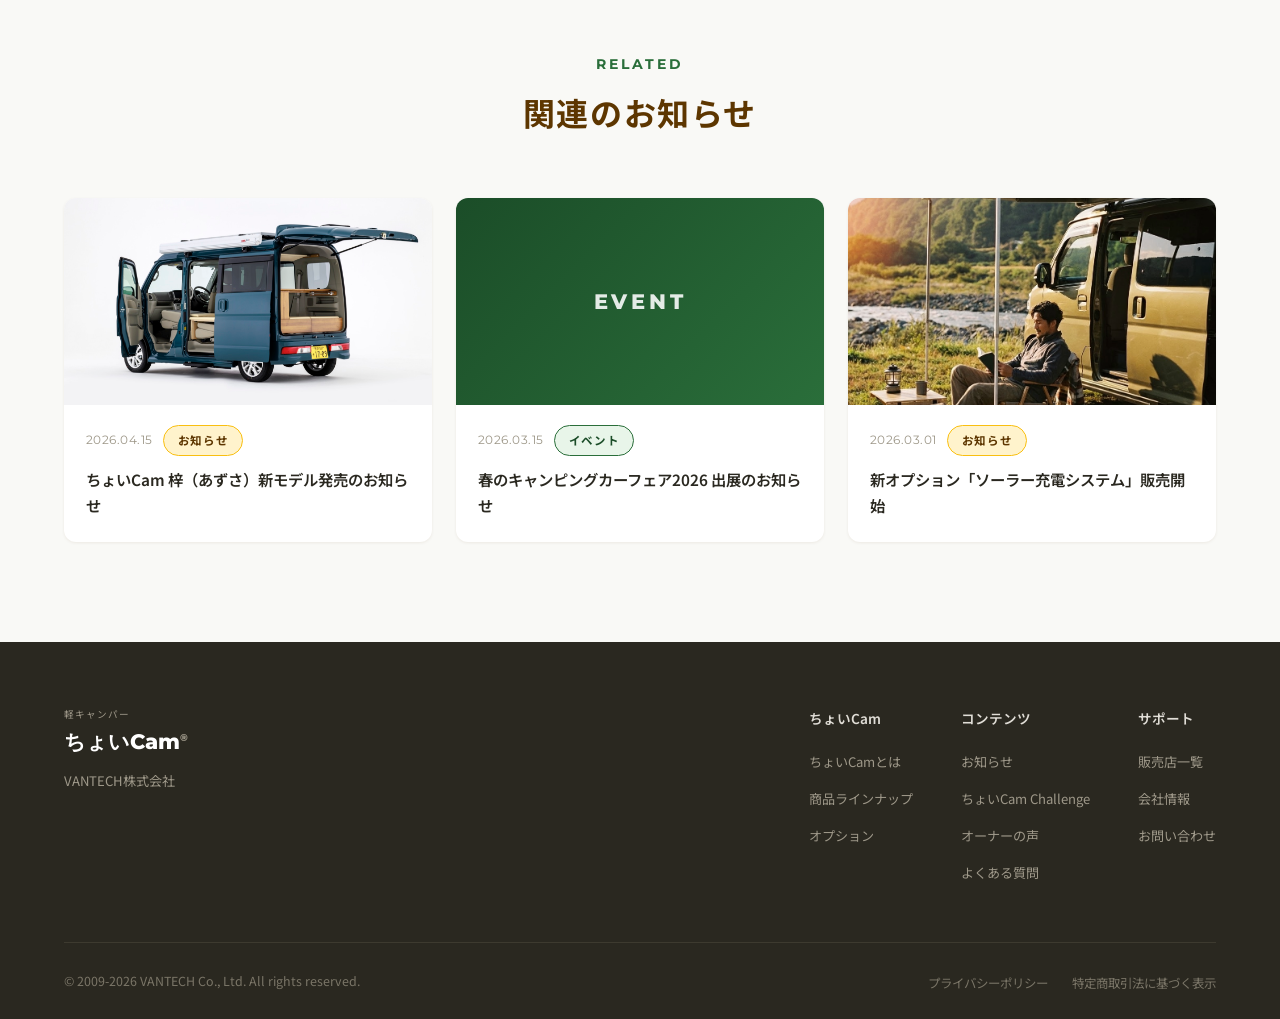
<file: news-campaign-2026spring.html>
<!DOCTYPE html>
<html lang="ja">
<head>
  <meta charset="UTF-8">
  <meta name="viewport" content="width=device-width, initial-scale=1.0">
  <title>新年度ご成約キャンペーン「はじめての軽キャンパー応援」開始｜ちょいCam</title>
  <meta name="description" content="はじめて軽キャンパーをお選びいただくお客さまを応援する「新年度ご成約キャンペーン」を、2026年2月20日より開始しました。対象モデル・特典内容・期間のご案内。">
  <link rel="preconnect" href="https://fonts.googleapis.com">
  <link rel="preconnect" href="https://fonts.gstatic.com" crossorigin>
  <link href="https://fonts.googleapis.com/css2?family=Noto+Sans+JP:wght@300;400;500;700;900&family=Montserrat:wght@400;600;700;800&display=swap" rel="stylesheet">
  <link rel="stylesheet" href="style.css">
</head>
<body>

  <header class="header" id="header">
    <div class="header__inner">
      <a href="index.html" class="header__logo">
        <span class="header__logo-sub">軽キャンパー</span>
        <span class="header__logo-main">ちょいCam<sup>&reg;</sup></span>
        <span class="header__logo-since">Since 2009</span>
      </a>
      <nav class="header__nav" id="nav">
        <ul class="header__nav-list">
          <li><a href="index.html#about">ちょいCamとは</a></li>
          <li><a href="index.html#lineup">商品ラインナップ</a></li>
          <li><a href="index.html#options">オプション</a></li>
          <li><a href="news.html">お知らせ</a></li>
          <li><a href="index.html#challenge">ちょいCam Challenge</a></li>
          <li><a href="index.html#voice">オーナーの声</a></li>
          <li><a href="index.html#dealers">販売店一覧</a></li>
          <li><a href="index.html#faq">よくある質問</a></li>
          <li><a href="index.html#contact" class="header__nav-cta">お問い合わせ</a></li>
        </ul>
      </nav>
      <button class="header__hamburger" id="hamburger" aria-label="メニュー">
        <span></span><span></span><span></span>
      </button>
    </div>
  </header>

  <section class="article-hero">
    <div class="container">
      <nav class="breadcrumb" aria-label="パンくずリスト">
        <a href="index.html">HOME</a>
        <span class="breadcrumb__sep">/</span>
        <a href="news.html">お知らせ</a>
        <span class="breadcrumb__sep">/</span>
        <span class="breadcrumb__current">新年度ご成約キャンペーン開始</span>
      </nav>
      <div class="article-hero__meta">
        <time class="article-hero__date">2026.02.20</time>
        <span class="news-cat news-cat--campaign">キャンペーン</span>
      </div>
      <h1 class="article-hero__title">新年度ご成約キャンペーン<br>「はじめての軽キャンパー応援」開始</h1>
      <figure class="article-hero__visual article-hero__visual--campaign article-hero__visual--gradient">
        <span>SPRING&nbsp;CAMPAIGN</span>
      </figure>
    </div>
  </section>

  <section class="article-body">
    <div class="container">
      <div class="article-body__inner">
        <p>
          いつもちょいCamをご愛顧いただき、誠にありがとうございます。<br>
          新しい季節のはじまりに合わせ、はじめて軽キャンパーをご検討いただくお客さまを応援する「新年度ご成約キャンペーン」を、2026年2月20日より開催いたします。
        </p>

        <h2>キャンペーン特典</h2>
        <p>
          期間中に対象モデルをご成約いただいたお客さまへ、以下の特典より<strong>どれか1つ</strong>をプレゼントいたします。
        </p>

        <h3>【A】人気オプション1点プレゼント</h3>
        <ul>
          <li>マルチシェード（全窓セット）</li>
          <li>リアウィンドウ換気ファン</li>
          <li>リアシート防虫ネット</li>
          <li>以上3点より、お好きなオプション1点を無料でプレゼント</li>
        </ul>

        <h3>【B】三河家具職人オリジナル木工雑貨セット</h3>
        <p>
          ちょいCamの家具と同じ材・同じ職人が手がけた、木製コースター4枚＋ミニトレーのオリジナルセットをプレゼント。天然木のぬくもりを、車内でも、自宅でも。
        </p>

        <h3>【C】次回点検時ご利用の整備割引券（¥30,000分）</h3>
        <p>
          ご購入後の初回点検や1年点検、オプション追加取付の際にご利用いただける整備割引券をプレゼント。長くお乗りいただくための、安心のフォローアップ特典です。
        </p>

        <h2>キャンペーン概要</h2>
        <table class="article-body__table">
          <tbody>
            <tr><th>キャンペーン名</th><td>はじめての軽キャンパー応援キャンペーン</td></tr>
            <tr><th>対象期間</th><td>2026年2月20日（金）〜 2026年5月31日（日）</td></tr>
            <tr><th>対象モデル</th><td>ちょいCam 豊 / 歩 / 梓（全ラインナップ）</td></tr>
            <tr><th>対象条件</th><td>期間中に対象モデルを新規ご成約いただいたお客さま</td></tr>
            <tr><th>特典</th><td>A・B・C いずれか1点をお選びいただけます</td></tr>
            <tr><th>適用店舗</th><td>全国のちょいCam正規販売店</td></tr>
          </tbody>
        </table>

        <blockquote>
          ※ 他のキャンペーンとの併用はできない場合がございます。<br>
          ※ 特典A・Cの内容は、車両やご希望仕様により一部調整させていただく場合があります。<br>
          ※ 予定数量に達し次第、終了する場合がございます。
        </blockquote>

        <h2>お申込み方法</h2>
        <p>
          お近くのちょいCam正規販売店にて、ご商談時に「新年度ご成約キャンペーン希望」とお伝えください。販売店検索はWEBサイトからもご利用いただけます。
        </p>
        <p>
          <a href="index.html#dealers" class="btn btn--primary">販売店を探す</a>
          <a href="index.html#contact" class="btn btn--outline" style="margin-left:12px;">まずは問い合わせる</a>
        </p>
      </div>

      <div class="article-share">
        <span class="article-share__label">SHARE</span>
        <div class="article-share__links">
          <a href="https://twitter.com/intent/tweet?text=新年度ご成約キャンペーン「はじめての軽キャンパー応援」開始&url=https://henyoro.github.io/choicam-homepage/news-campaign-2026spring.html" target="_blank" rel="noopener" class="article-share__btn article-share__btn--x">
            <svg viewBox="0 0 24 24" fill="currentColor"><path d="M18.244 2.25h3.308l-7.227 8.26 8.502 11.24H16.17l-5.214-6.817L4.99 21.75H1.68l7.73-8.835L1.254 2.25H8.08l4.713 6.231L18.244 2.25zm-1.161 17.52h1.833L7.084 4.126H5.117L17.083 19.77z"/></svg>
            X
          </a>
          <a href="https://www.facebook.com/sharer/sharer.php?u=https://henyoro.github.io/choicam-homepage/news-campaign-2026spring.html" target="_blank" rel="noopener" class="article-share__btn article-share__btn--fb">
            <svg viewBox="0 0 24 24" fill="currentColor"><path d="M24 12.073c0-6.627-5.373-12-12-12s-12 5.373-12 12c0 5.99 4.388 10.954 10.125 11.854v-8.385H7.078v-3.47h3.047V9.43c0-3.007 1.792-4.669 4.533-4.669 1.312 0 2.686.235 2.686.235v2.953H15.83c-1.491 0-1.956.925-1.956 1.874v2.25h3.328l-.532 3.47h-2.796v8.385C19.612 23.027 24 18.062 24 12.073z"/></svg>
            Facebook
          </a>
          <a href="https://social-plugins.line.me/lineit/share?url=https://henyoro.github.io/choicam-homepage/news-campaign-2026spring.html" target="_blank" rel="noopener" class="article-share__btn article-share__btn--line">
            <svg viewBox="0 0 24 24" fill="currentColor"><path d="M24 10.304c0-5.369-5.383-9.738-12-9.738S0 4.935 0 10.304c0 4.812 4.269 8.846 10.036 9.608.391.084.922.258 1.056.593.121.303.079.776.039 1.082l-.171 1.027c-.053.303-.242 1.186 1.039.647 1.281-.54 6.911-4.069 9.428-6.967C23.166 14.35 24 12.428 24 10.304z"/></svg>
            LINE
          </a>
          <button type="button" class="article-share__btn article-share__btn--copy" onclick="if(navigator.clipboard){navigator.clipboard.writeText(location.href);this.textContent=&#39;コピーしました&#39;}else{this.textContent=&#39;コピーできませんでした&#39;}">
            <svg viewBox="0 0 24 24" fill="none" stroke="currentColor" stroke-width="2"><rect x="9" y="9" width="13" height="13" rx="2"/><path d="M5 15H4a2 2 0 0 1-2-2V4a2 2 0 0 1 2-2h9a2 2 0 0 1 2 2v1"/></svg>
            URLコピー
          </button>
        </div>
      </div>
    </div>
  </section>

  <section class="article-nav">
    <div class="container">
      <div class="article-nav__grid">
        <a href="news-solar.html" class="article-nav__card">
          <span class="article-nav__label">&lsaquo; NEWER</span>
          <span class="article-nav__title">新オプション「ソーラー充電システム」販売開始</span>
        </a>
        <a href="news-hinoki-column.html" class="article-nav__card article-nav__card--next">
          <span class="article-nav__label">OLDER &rsaquo;</span>
          <span class="article-nav__title">三河の家具職人が語る、天然木と軽キャンパーのこと</span>
        </a>
      </div>
    </div>
  </section>

  <section class="article-related">
    <div class="container">
      <div class="section-header fade-up">
        <span class="section-header__en">RELATED</span>
        <h2 class="section-header__ja">関連のお知らせ</h2>
      </div>
      <div class="article-related__grid fade-up delay-1">
        <a href="news-azusa-release.html" class="article-related__card">
          <div class="article-related__thumb">
            <img src="azusa-hero.jpg" alt="" loading="lazy">
          </div>
          <div class="article-related__body">
            <div class="article-related__meta">
              <time class="article-related__date">2026.04.15</time>
              <span class="news-cat news-cat--info">お知らせ</span>
            </div>
            <h3 class="article-related__title">ちょいCam 梓（あずさ）新モデル発売のお知らせ</h3>
          </div>
        </a>
        <a href="news-fair-2026spring.html" class="article-related__card">
          <div class="article-related__thumb article-hero__visual--event article-hero__visual--gradient">
            <span>EVENT</span>
          </div>
          <div class="article-related__body">
            <div class="article-related__meta">
              <time class="article-related__date">2026.03.15</time>
              <span class="news-cat news-cat--event">イベント</span>
            </div>
            <h3 class="article-related__title">春のキャンピングカーフェア2026 出展のお知らせ</h3>
          </div>
        </a>
        <a href="news-solar.html" class="article-related__card">
          <div class="article-related__thumb">
            <img src="top02.png" alt="" loading="lazy">
          </div>
          <div class="article-related__body">
            <div class="article-related__meta">
              <time class="article-related__date">2026.03.01</time>
              <span class="news-cat news-cat--info">お知らせ</span>
            </div>
            <h3 class="article-related__title">新オプション「ソーラー充電システム」販売開始</h3>
          </div>
        </a>
      </div>
    </div>
  </section>

  <footer class="footer">
    <div class="container">
      <div class="footer__inner">
        <div class="footer__brand">
          <div class="footer__logo">
            <span class="footer__logo-sub">軽キャンパー</span>
            <span class="footer__logo-main">ちょいCam<sup>&reg;</sup></span>
          </div>
          <p class="footer__brand-text">VANTECH株式会社</p>
        </div>
        <div class="footer__links">
          <div class="footer__links-col">
            <h4>ちょいCam</h4>
            <ul>
              <li><a href="index.html#about">ちょいCamとは</a></li>
              <li><a href="index.html#lineup">商品ラインナップ</a></li>
              <li><a href="index.html#options">オプション</a></li>
            </ul>
          </div>
          <div class="footer__links-col">
            <h4>コンテンツ</h4>
            <ul>
              <li><a href="news.html">お知らせ</a></li>
              <li><a href="index.html#challenge">ちょいCam Challenge</a></li>
              <li><a href="index.html#voice">オーナーの声</a></li>
              <li><a href="index.html#faq">よくある質問</a></li>
            </ul>
          </div>
          <div class="footer__links-col">
            <h4>サポート</h4>
            <ul>
              <li><a href="index.html#dealers">販売店一覧</a></li>
              <li><a href="index.html#company">会社情報</a></li>
              <li><a href="index.html#contact">お問い合わせ</a></li>
            </ul>
          </div>
        </div>
      </div>
      <div class="footer__bottom">
        <p>&copy; 2009-2026 VANTECH Co., Ltd. All rights reserved.</p>
        <ul class="footer__bottom-links">
          <li><a href="#">プライバシーポリシー</a></li>
          <li><a href="#">特定商取引法に基づく表示</a></li>
        </ul>
      </div>
    </div>
  </footer>

  <a href="#header" class="back-to-top" id="backToTop" aria-label="ページトップへ">
    <svg viewBox="0 0 24 24" fill="none" stroke="currentColor" stroke-width="2">
      <polyline points="18 15 12 9 6 15"/>
    </svg>
  </a>

  <script src="script.js"></script>
</body>
</html>
</file>
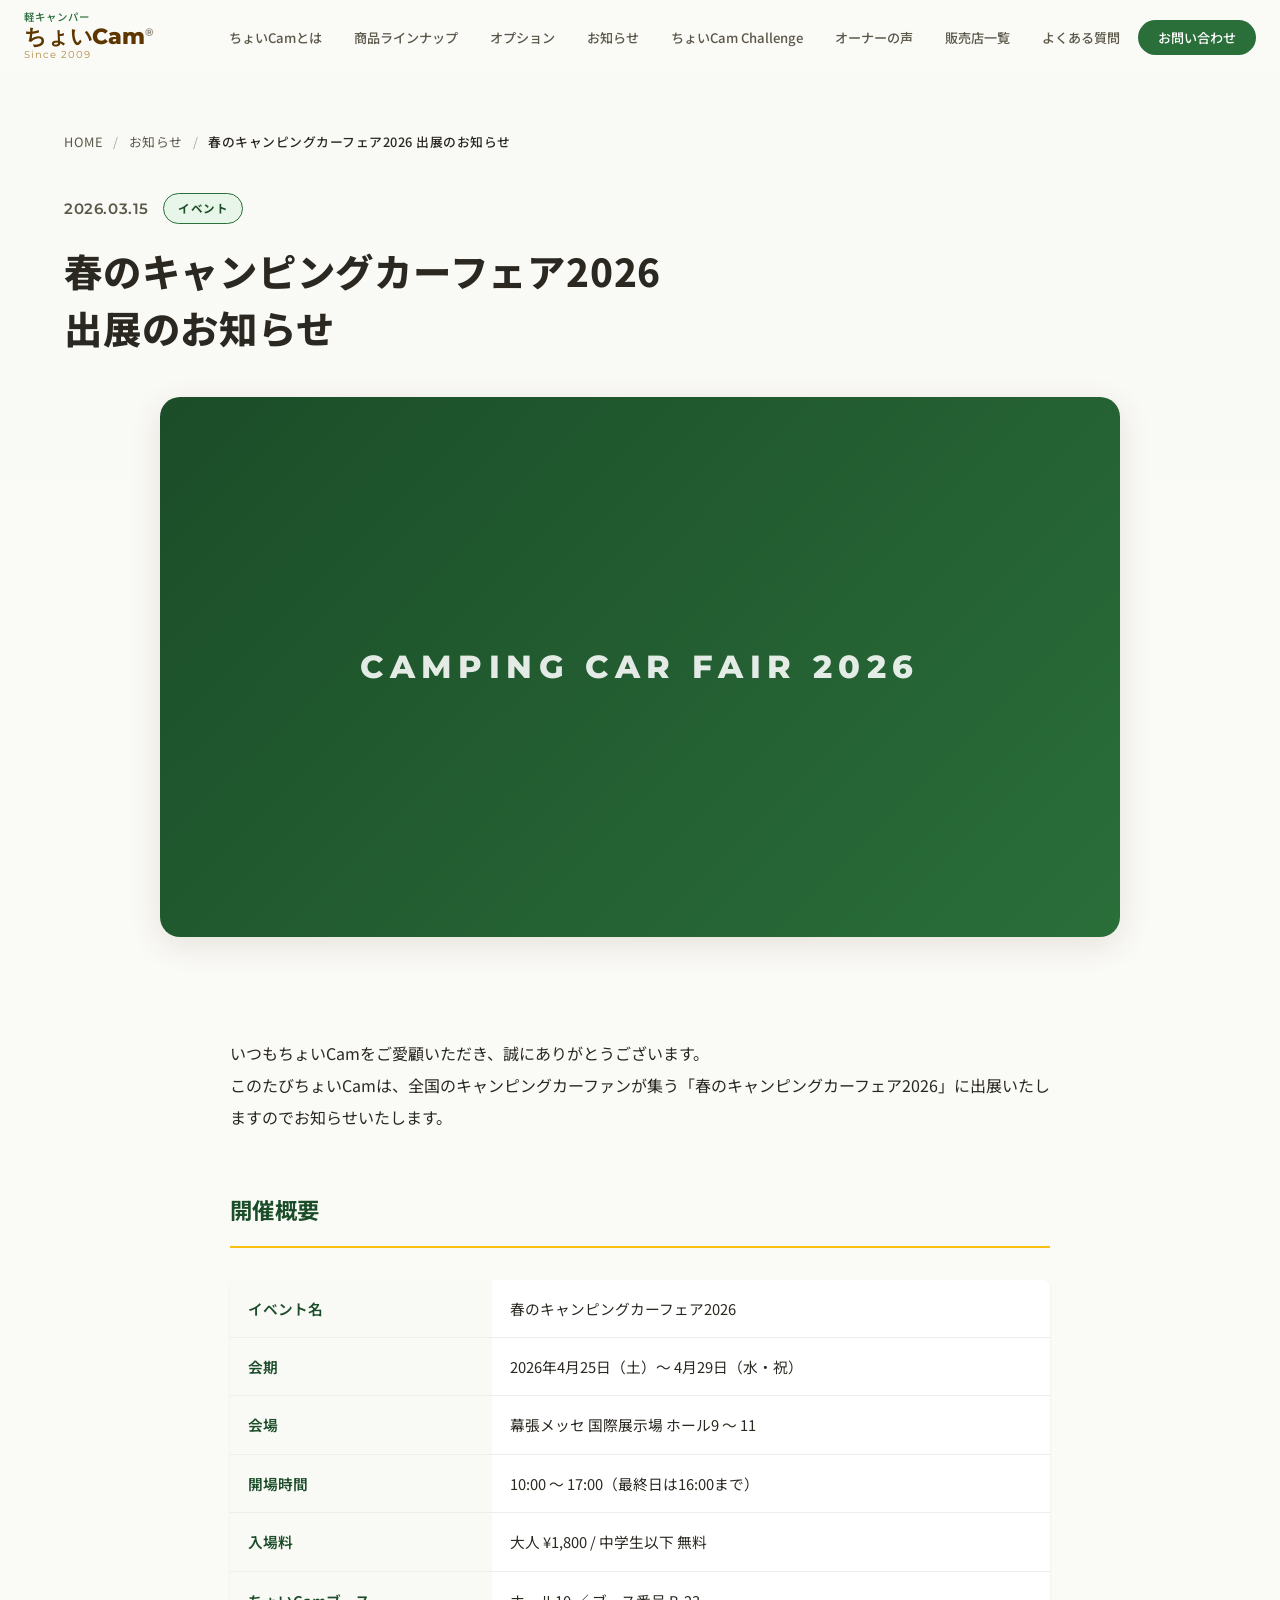
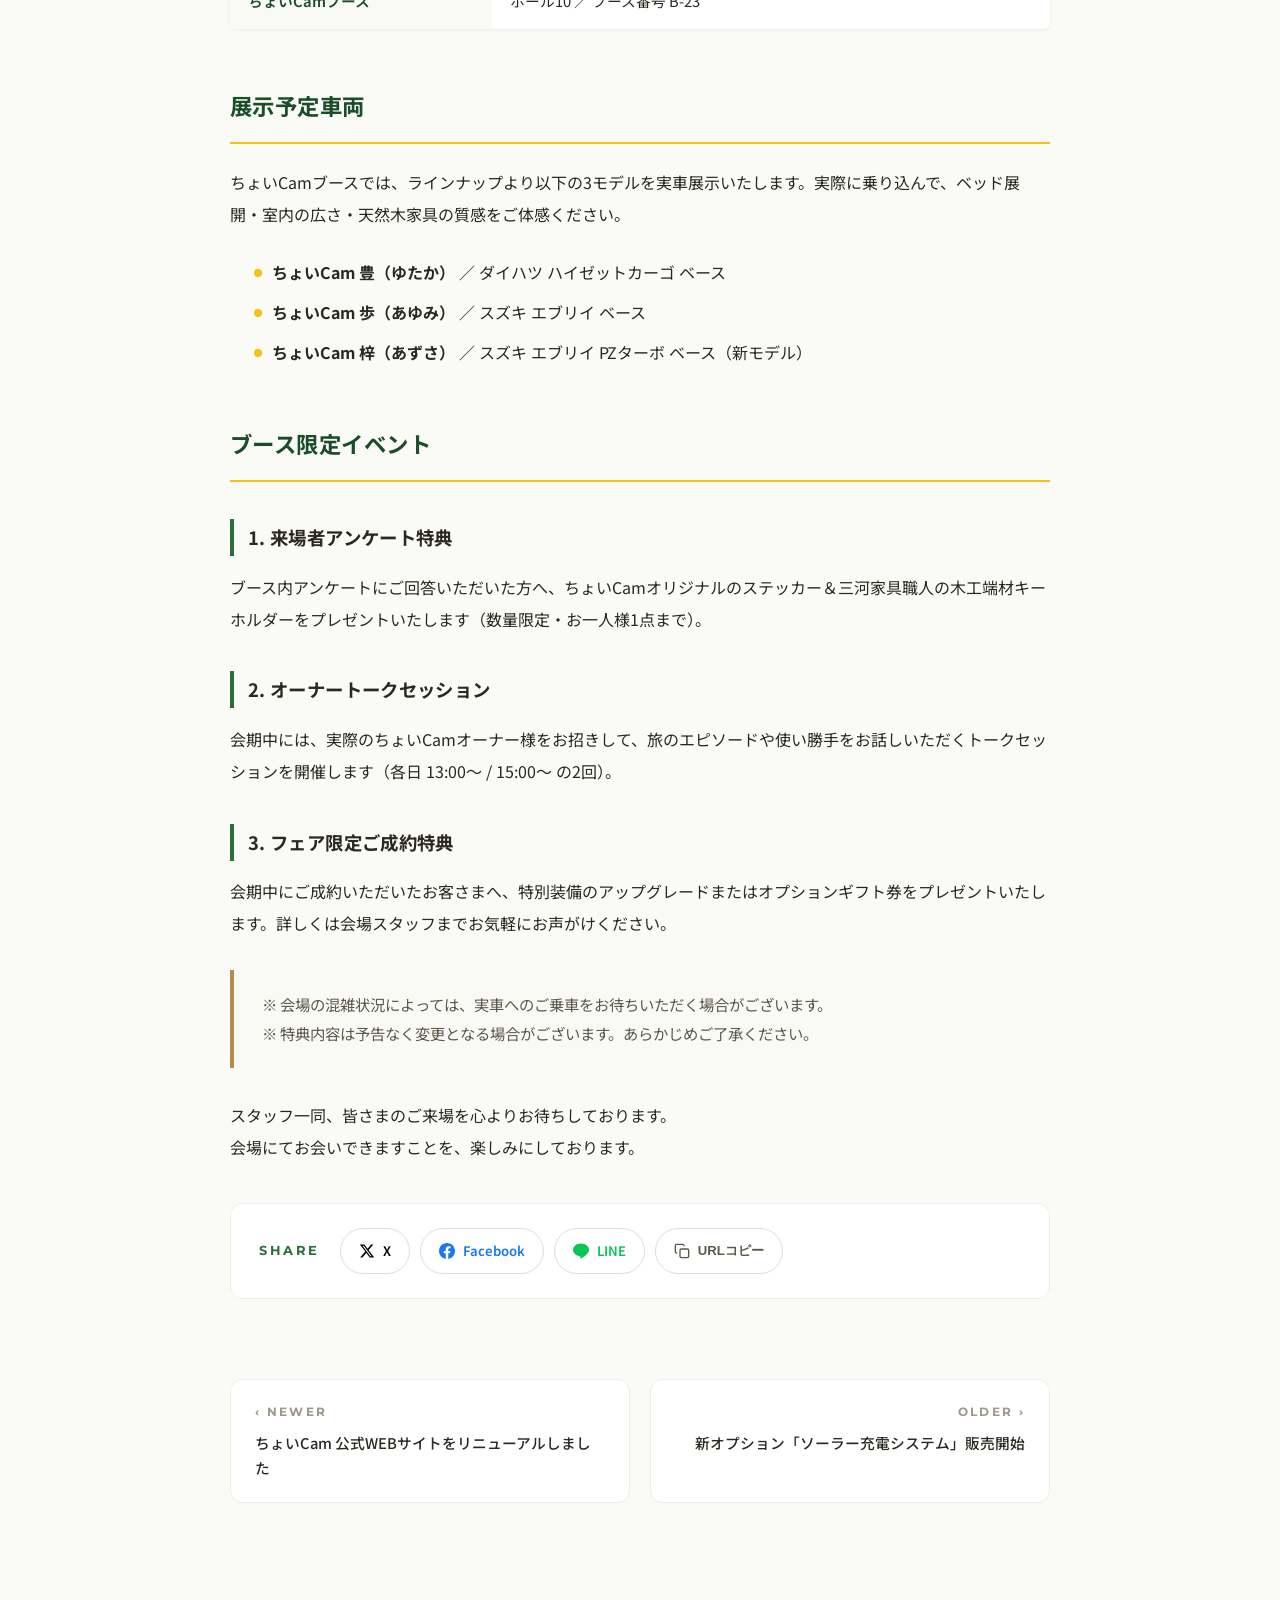
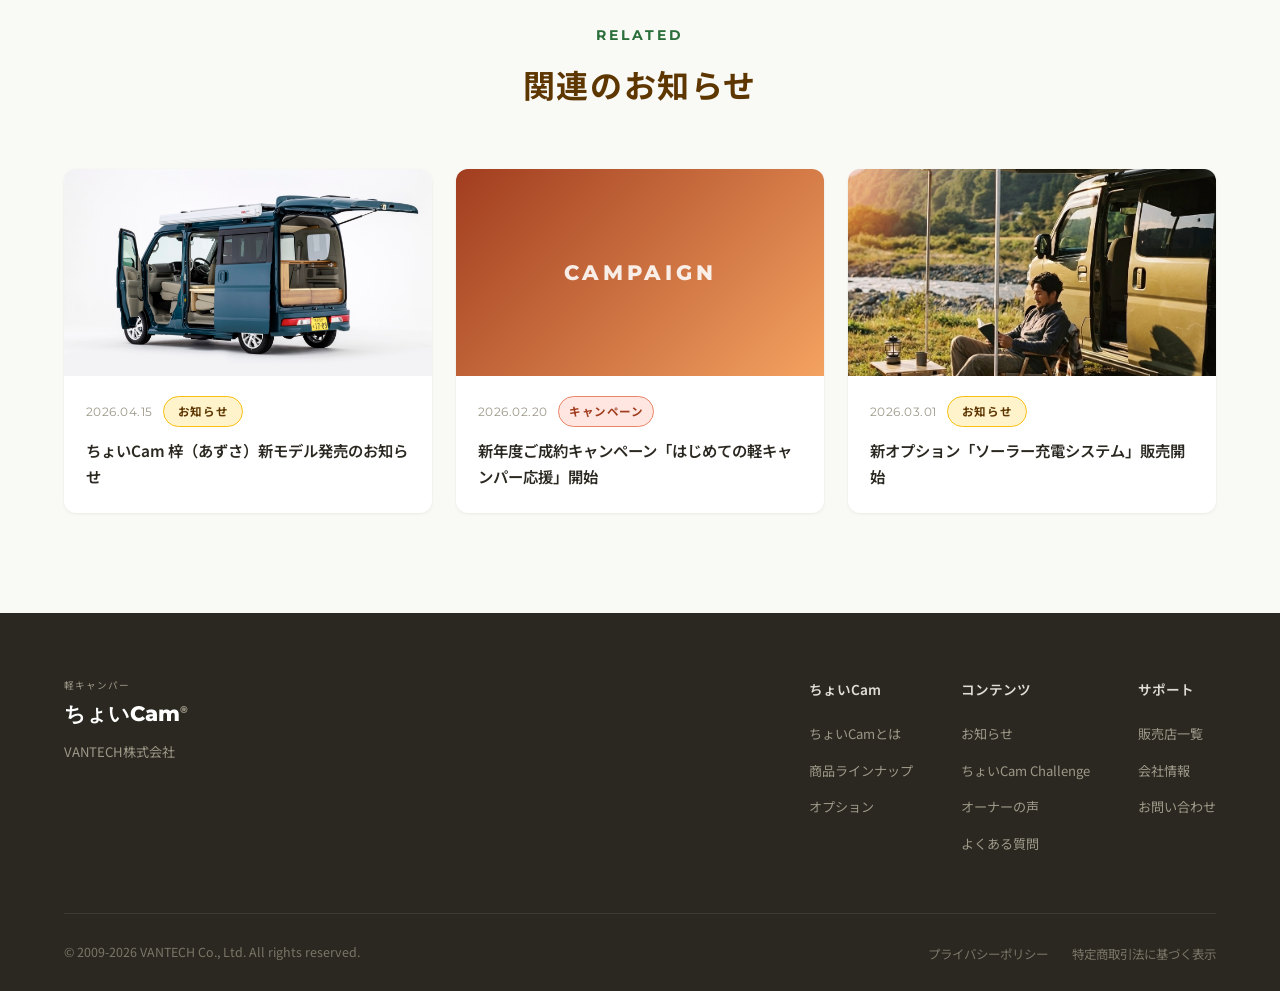
<file: news-fair-2026spring.html>
<!DOCTYPE html>
<html lang="ja">
<head>
  <meta charset="UTF-8">
  <meta name="viewport" content="width=device-width, initial-scale=1.0">
  <title>春のキャンピングカーフェア2026 出展のお知らせ｜ちょいCam</title>
  <meta name="description" content="ちょいCamは「春のキャンピングカーフェア2026」に出展いたします。豊・歩・梓の実車展示や、特別来場者プレゼントをご用意してお待ちしております。">
  <link rel="preconnect" href="https://fonts.googleapis.com">
  <link rel="preconnect" href="https://fonts.gstatic.com" crossorigin>
  <link href="https://fonts.googleapis.com/css2?family=Noto+Sans+JP:wght@300;400;500;700;900&family=Montserrat:wght@400;600;700;800&display=swap" rel="stylesheet">
  <link rel="stylesheet" href="style.css">
</head>
<body>

  <header class="header" id="header">
    <div class="header__inner">
      <a href="index.html" class="header__logo">
        <span class="header__logo-sub">軽キャンパー</span>
        <span class="header__logo-main">ちょいCam<sup>&reg;</sup></span>
        <span class="header__logo-since">Since 2009</span>
      </a>
      <nav class="header__nav" id="nav">
        <ul class="header__nav-list">
          <li><a href="index.html#about">ちょいCamとは</a></li>
          <li><a href="index.html#lineup">商品ラインナップ</a></li>
          <li><a href="index.html#options">オプション</a></li>
          <li><a href="news.html">お知らせ</a></li>
          <li><a href="index.html#challenge">ちょいCam Challenge</a></li>
          <li><a href="index.html#voice">オーナーの声</a></li>
          <li><a href="index.html#dealers">販売店一覧</a></li>
          <li><a href="index.html#faq">よくある質問</a></li>
          <li><a href="index.html#contact" class="header__nav-cta">お問い合わせ</a></li>
        </ul>
      </nav>
      <button class="header__hamburger" id="hamburger" aria-label="メニュー">
        <span></span><span></span><span></span>
      </button>
    </div>
  </header>

  <section class="article-hero">
    <div class="container">
      <nav class="breadcrumb" aria-label="パンくずリスト">
        <a href="index.html">HOME</a>
        <span class="breadcrumb__sep">/</span>
        <a href="news.html">お知らせ</a>
        <span class="breadcrumb__sep">/</span>
        <span class="breadcrumb__current">春のキャンピングカーフェア2026 出展のお知らせ</span>
      </nav>
      <div class="article-hero__meta">
        <time class="article-hero__date">2026.03.15</time>
        <span class="news-cat news-cat--event">イベント</span>
      </div>
      <h1 class="article-hero__title">春のキャンピングカーフェア2026<br>出展のお知らせ</h1>
      <figure class="article-hero__visual article-hero__visual--event article-hero__visual--gradient">
        <span>CAMPING&nbsp;CAR&nbsp;FAIR&nbsp;2026</span>
      </figure>
    </div>
  </section>

  <section class="article-body">
    <div class="container">
      <div class="article-body__inner">
        <p>
          いつもちょいCamをご愛顧いただき、誠にありがとうございます。<br>
          このたびちょいCamは、全国のキャンピングカーファンが集う「春のキャンピングカーフェア2026」に出展いたしますのでお知らせいたします。
        </p>

        <h2>開催概要</h2>
        <table class="article-body__table">
          <tbody>
            <tr><th>イベント名</th><td>春のキャンピングカーフェア2026</td></tr>
            <tr><th>会期</th><td>2026年4月25日（土）〜 4月29日（水・祝）</td></tr>
            <tr><th>会場</th><td>幕張メッセ 国際展示場 ホール9 〜 11</td></tr>
            <tr><th>開場時間</th><td>10:00 〜 17:00（最終日は16:00まで）</td></tr>
            <tr><th>入場料</th><td>大人 ¥1,800 / 中学生以下 無料</td></tr>
            <tr><th>ちょいCamブース</th><td>ホール10 ／ ブース番号 B-23</td></tr>
          </tbody>
        </table>

        <h2>展示予定車両</h2>
        <p>
          ちょいCamブースでは、ラインナップより以下の3モデルを実車展示いたします。実際に乗り込んで、ベッド展開・室内の広さ・天然木家具の質感をご体感ください。
        </p>
        <ul>
          <li><strong>ちょいCam 豊（ゆたか）</strong> ／ ダイハツ ハイゼットカーゴ ベース</li>
          <li><strong>ちょいCam 歩（あゆみ）</strong> ／ スズキ エブリイ ベース</li>
          <li><strong>ちょいCam 梓（あずさ）</strong> ／ スズキ エブリイ PZターボ ベース（新モデル）</li>
        </ul>

        <h2>ブース限定イベント</h2>
        <h3>1. 来場者アンケート特典</h3>
        <p>
          ブース内アンケートにご回答いただいた方へ、ちょいCamオリジナルのステッカー＆三河家具職人の木工端材キーホルダーをプレゼントいたします（数量限定・お一人様1点まで）。
        </p>

        <h3>2. オーナートークセッション</h3>
        <p>
          会期中には、実際のちょいCamオーナー様をお招きして、旅のエピソードや使い勝手をお話しいただくトークセッションを開催します（各日 13:00〜 / 15:00〜 の2回）。
        </p>

        <h3>3. フェア限定ご成約特典</h3>
        <p>
          会期中にご成約いただいたお客さまへ、特別装備のアップグレードまたはオプションギフト券をプレゼントいたします。詳しくは会場スタッフまでお気軽にお声がけください。
        </p>

        <blockquote>
          ※ 会場の混雑状況によっては、実車へのご乗車をお待ちいただく場合がございます。<br>
          ※ 特典内容は予告なく変更となる場合がございます。あらかじめご了承ください。
        </blockquote>

        <p>
          スタッフ一同、皆さまのご来場を心よりお待ちしております。<br>
          会場にてお会いできますことを、楽しみにしております。
        </p>
      </div>

      <div class="article-share">
        <span class="article-share__label">SHARE</span>
        <div class="article-share__links">
          <a href="https://twitter.com/intent/tweet?text=春のキャンピングカーフェア2026%20出展のお知らせ&url=https://henyoro.github.io/choicam-homepage/news-fair-2026spring.html" target="_blank" rel="noopener" class="article-share__btn article-share__btn--x">
            <svg viewBox="0 0 24 24" fill="currentColor"><path d="M18.244 2.25h3.308l-7.227 8.26 8.502 11.24H16.17l-5.214-6.817L4.99 21.75H1.68l7.73-8.835L1.254 2.25H8.08l4.713 6.231L18.244 2.25zm-1.161 17.52h1.833L7.084 4.126H5.117L17.083 19.77z"/></svg>
            X
          </a>
          <a href="https://www.facebook.com/sharer/sharer.php?u=https://henyoro.github.io/choicam-homepage/news-fair-2026spring.html" target="_blank" rel="noopener" class="article-share__btn article-share__btn--fb">
            <svg viewBox="0 0 24 24" fill="currentColor"><path d="M24 12.073c0-6.627-5.373-12-12-12s-12 5.373-12 12c0 5.99 4.388 10.954 10.125 11.854v-8.385H7.078v-3.47h3.047V9.43c0-3.007 1.792-4.669 4.533-4.669 1.312 0 2.686.235 2.686.235v2.953H15.83c-1.491 0-1.956.925-1.956 1.874v2.25h3.328l-.532 3.47h-2.796v8.385C19.612 23.027 24 18.062 24 12.073z"/></svg>
            Facebook
          </a>
          <a href="https://social-plugins.line.me/lineit/share?url=https://henyoro.github.io/choicam-homepage/news-fair-2026spring.html" target="_blank" rel="noopener" class="article-share__btn article-share__btn--line">
            <svg viewBox="0 0 24 24" fill="currentColor"><path d="M24 10.304c0-5.369-5.383-9.738-12-9.738S0 4.935 0 10.304c0 4.812 4.269 8.846 10.036 9.608.391.084.922.258 1.056.593.121.303.079.776.039 1.082l-.171 1.027c-.053.303-.242 1.186 1.039.647 1.281-.54 6.911-4.069 9.428-6.967C23.166 14.35 24 12.428 24 10.304z"/></svg>
            LINE
          </a>
          <button type="button" class="article-share__btn article-share__btn--copy" onclick="if(navigator.clipboard){navigator.clipboard.writeText(location.href);this.textContent=&#39;コピーしました&#39;}else{this.textContent=&#39;コピーできませんでした&#39;}">
            <svg viewBox="0 0 24 24" fill="none" stroke="currentColor" stroke-width="2"><rect x="9" y="9" width="13" height="13" rx="2"/><path d="M5 15H4a2 2 0 0 1-2-2V4a2 2 0 0 1 2-2h9a2 2 0 0 1 2 2v1"/></svg>
            URLコピー
          </button>
        </div>
      </div>
    </div>
  </section>

  <section class="article-nav">
    <div class="container">
      <div class="article-nav__grid">
        <a href="news-renewal.html" class="article-nav__card">
          <span class="article-nav__label">&lsaquo; NEWER</span>
          <span class="article-nav__title">ちょいCam 公式WEBサイトをリニューアルしました</span>
        </a>
        <a href="news-solar.html" class="article-nav__card article-nav__card--next">
          <span class="article-nav__label">OLDER &rsaquo;</span>
          <span class="article-nav__title">新オプション「ソーラー充電システム」販売開始</span>
        </a>
      </div>
    </div>
  </section>

  <section class="article-related">
    <div class="container">
      <div class="section-header fade-up">
        <span class="section-header__en">RELATED</span>
        <h2 class="section-header__ja">関連のお知らせ</h2>
      </div>
      <div class="article-related__grid fade-up delay-1">
        <a href="news-azusa-release.html" class="article-related__card">
          <div class="article-related__thumb">
            <img src="azusa-hero.jpg" alt="" loading="lazy">
          </div>
          <div class="article-related__body">
            <div class="article-related__meta">
              <time class="article-related__date">2026.04.15</time>
              <span class="news-cat news-cat--info">お知らせ</span>
            </div>
            <h3 class="article-related__title">ちょいCam 梓（あずさ）新モデル発売のお知らせ</h3>
          </div>
        </a>
        <a href="news-campaign-2026spring.html" class="article-related__card">
          <div class="article-related__thumb article-hero__visual--campaign article-hero__visual--gradient">
            <span>CAMPAIGN</span>
          </div>
          <div class="article-related__body">
            <div class="article-related__meta">
              <time class="article-related__date">2026.02.20</time>
              <span class="news-cat news-cat--campaign">キャンペーン</span>
            </div>
            <h3 class="article-related__title">新年度ご成約キャンペーン「はじめての軽キャンパー応援」開始</h3>
          </div>
        </a>
        <a href="news-solar.html" class="article-related__card">
          <div class="article-related__thumb">
            <img src="top02.png" alt="" loading="lazy">
          </div>
          <div class="article-related__body">
            <div class="article-related__meta">
              <time class="article-related__date">2026.03.01</time>
              <span class="news-cat news-cat--info">お知らせ</span>
            </div>
            <h3 class="article-related__title">新オプション「ソーラー充電システム」販売開始</h3>
          </div>
        </a>
      </div>
    </div>
  </section>

  <footer class="footer">
    <div class="container">
      <div class="footer__inner">
        <div class="footer__brand">
          <div class="footer__logo">
            <span class="footer__logo-sub">軽キャンパー</span>
            <span class="footer__logo-main">ちょいCam<sup>&reg;</sup></span>
          </div>
          <p class="footer__brand-text">VANTECH株式会社</p>
        </div>
        <div class="footer__links">
          <div class="footer__links-col">
            <h4>ちょいCam</h4>
            <ul>
              <li><a href="index.html#about">ちょいCamとは</a></li>
              <li><a href="index.html#lineup">商品ラインナップ</a></li>
              <li><a href="index.html#options">オプション</a></li>
            </ul>
          </div>
          <div class="footer__links-col">
            <h4>コンテンツ</h4>
            <ul>
              <li><a href="news.html">お知らせ</a></li>
              <li><a href="index.html#challenge">ちょいCam Challenge</a></li>
              <li><a href="index.html#voice">オーナーの声</a></li>
              <li><a href="index.html#faq">よくある質問</a></li>
            </ul>
          </div>
          <div class="footer__links-col">
            <h4>サポート</h4>
            <ul>
              <li><a href="index.html#dealers">販売店一覧</a></li>
              <li><a href="index.html#company">会社情報</a></li>
              <li><a href="index.html#contact">お問い合わせ</a></li>
            </ul>
          </div>
        </div>
      </div>
      <div class="footer__bottom">
        <p>&copy; 2009-2026 VANTECH Co., Ltd. All rights reserved.</p>
        <ul class="footer__bottom-links">
          <li><a href="#">プライバシーポリシー</a></li>
          <li><a href="#">特定商取引法に基づく表示</a></li>
        </ul>
      </div>
    </div>
  </footer>

  <a href="#header" class="back-to-top" id="backToTop" aria-label="ページトップへ">
    <svg viewBox="0 0 24 24" fill="none" stroke="currentColor" stroke-width="2">
      <polyline points="18 15 12 9 6 15"/>
    </svg>
  </a>

  <script src="script.js"></script>
</body>
</html>
</file>
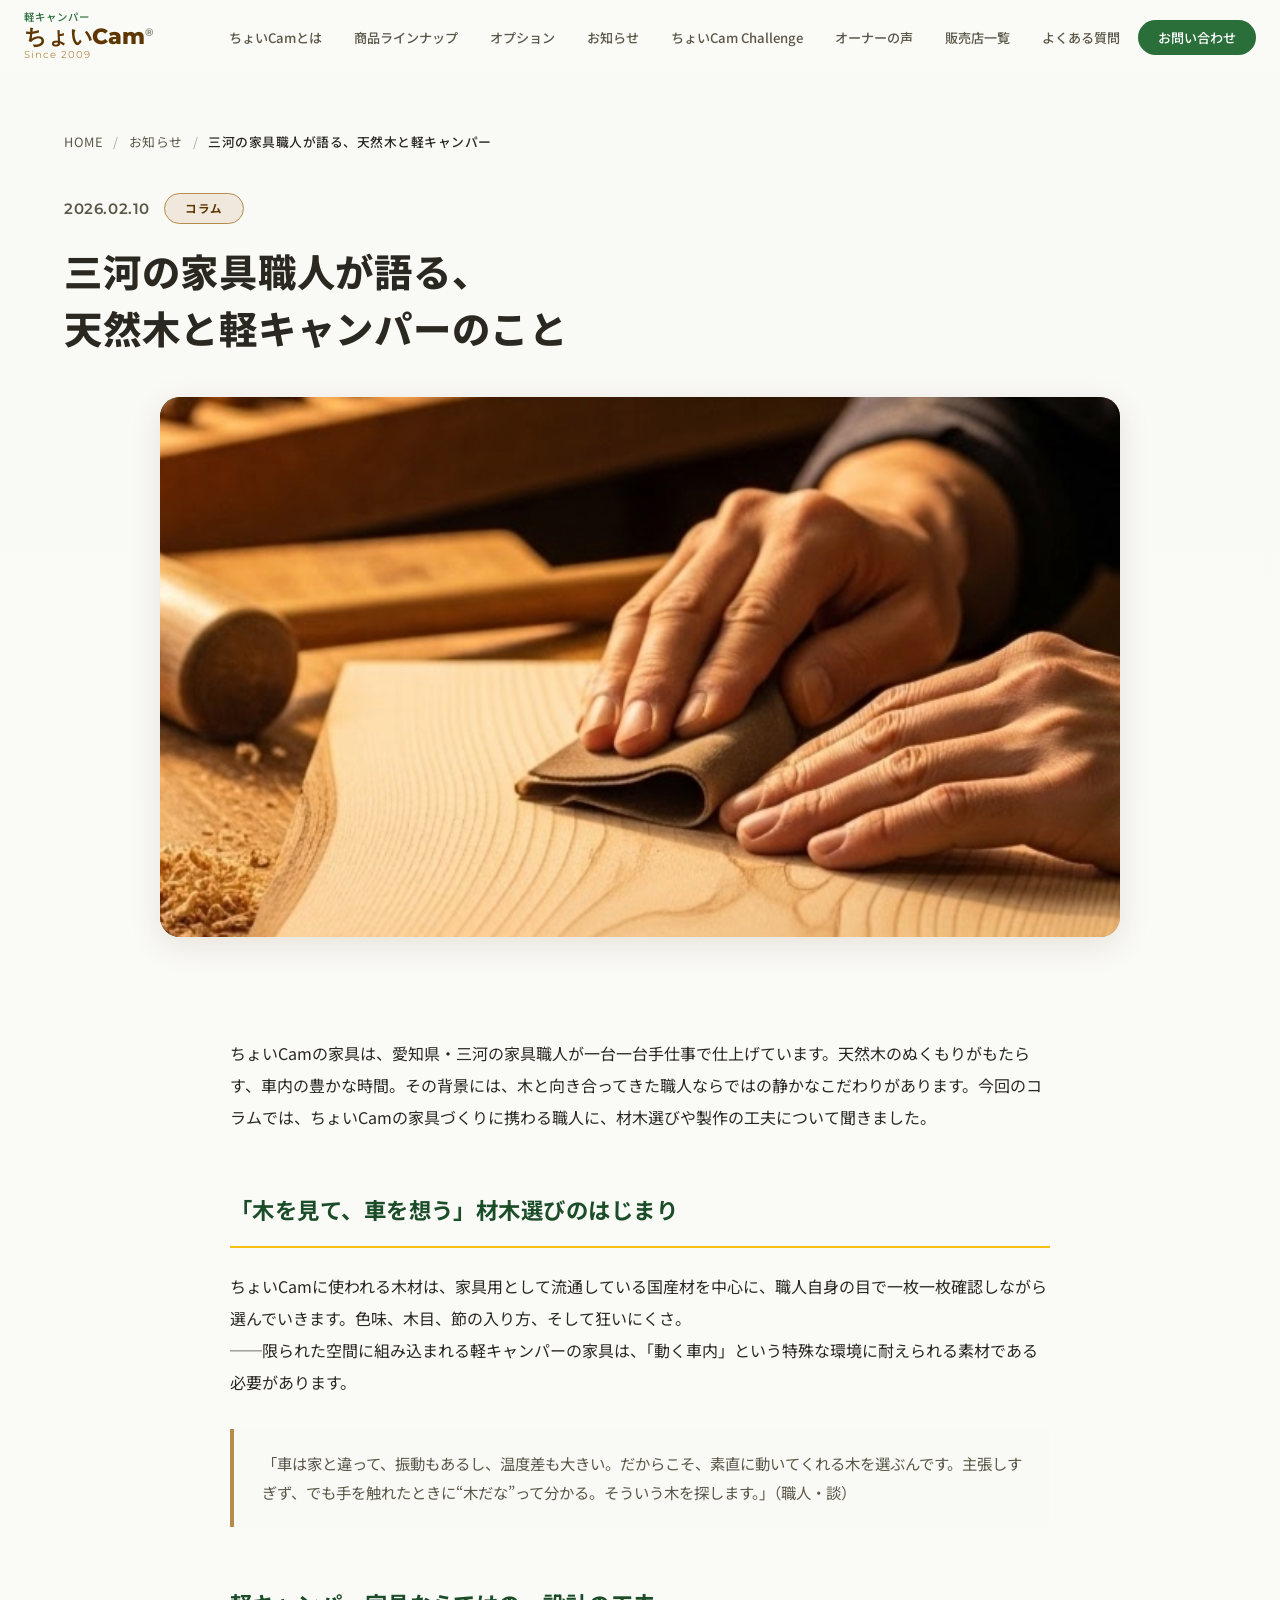
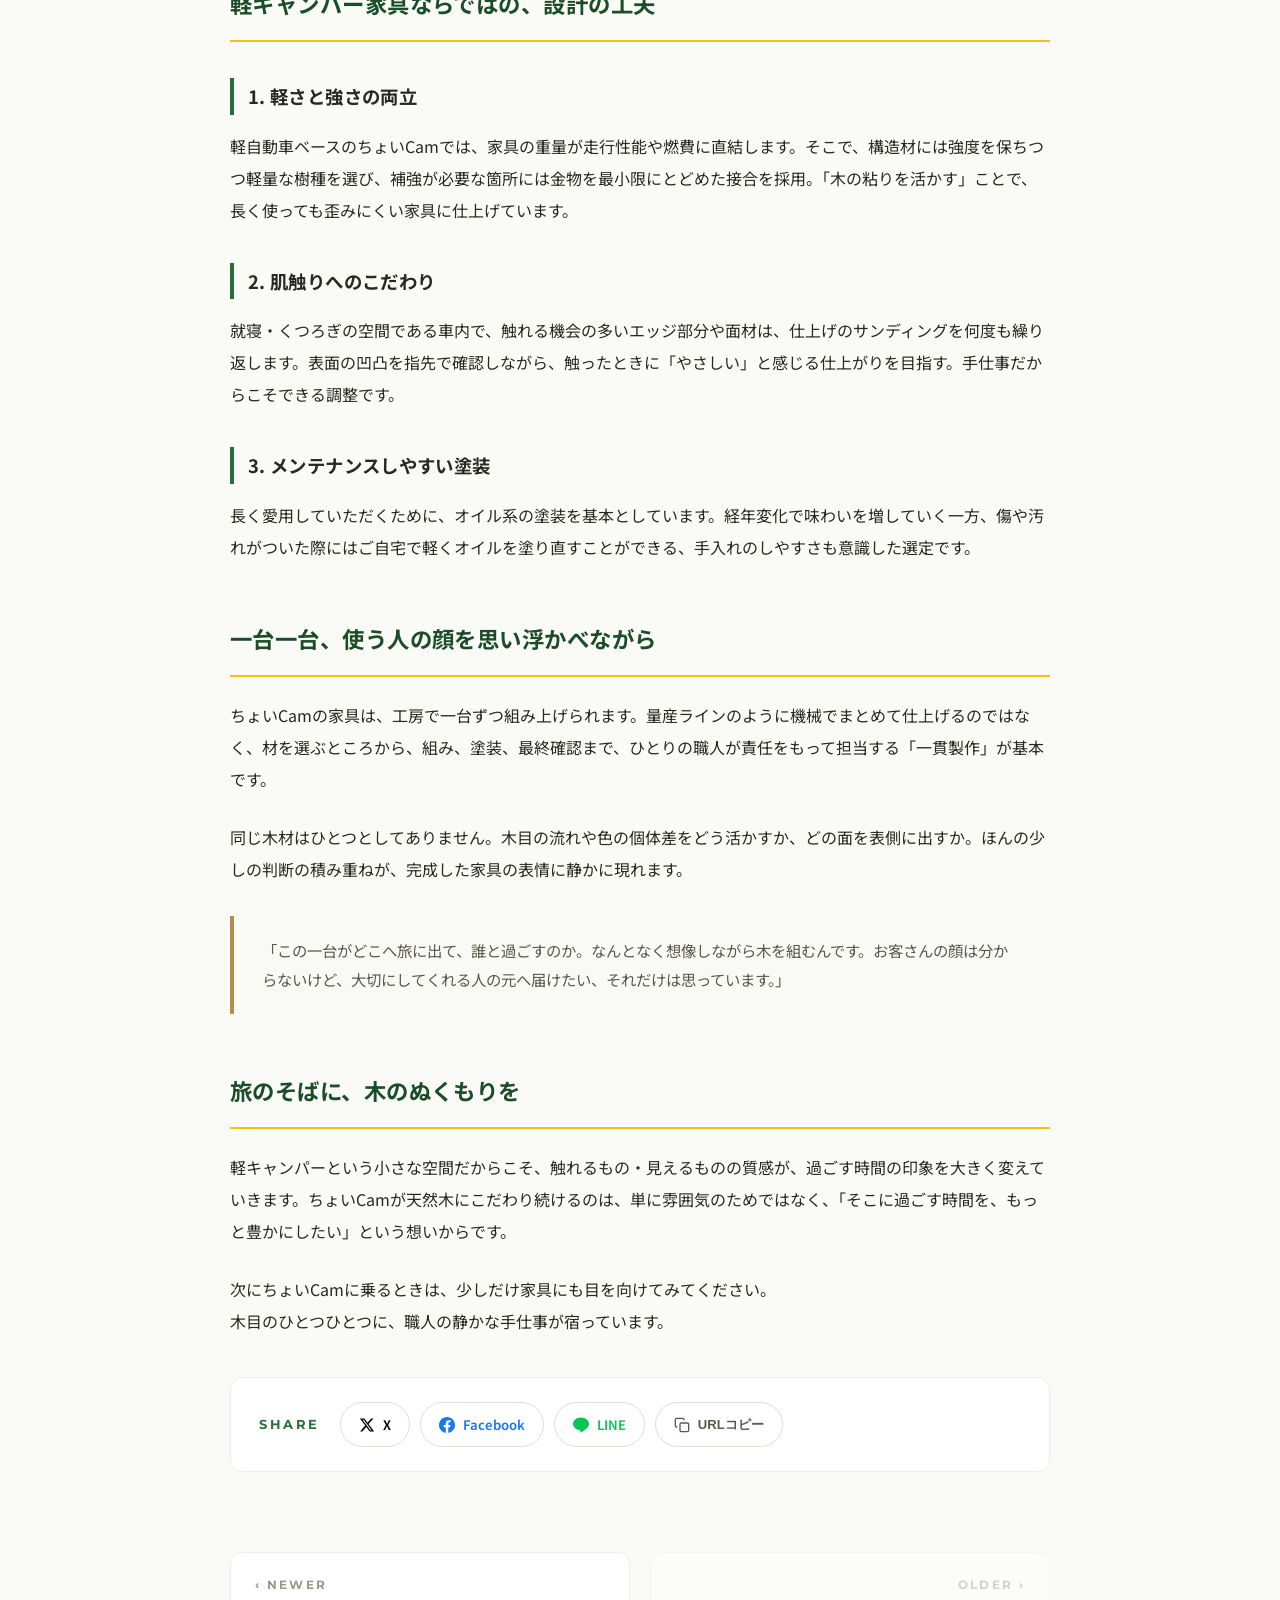
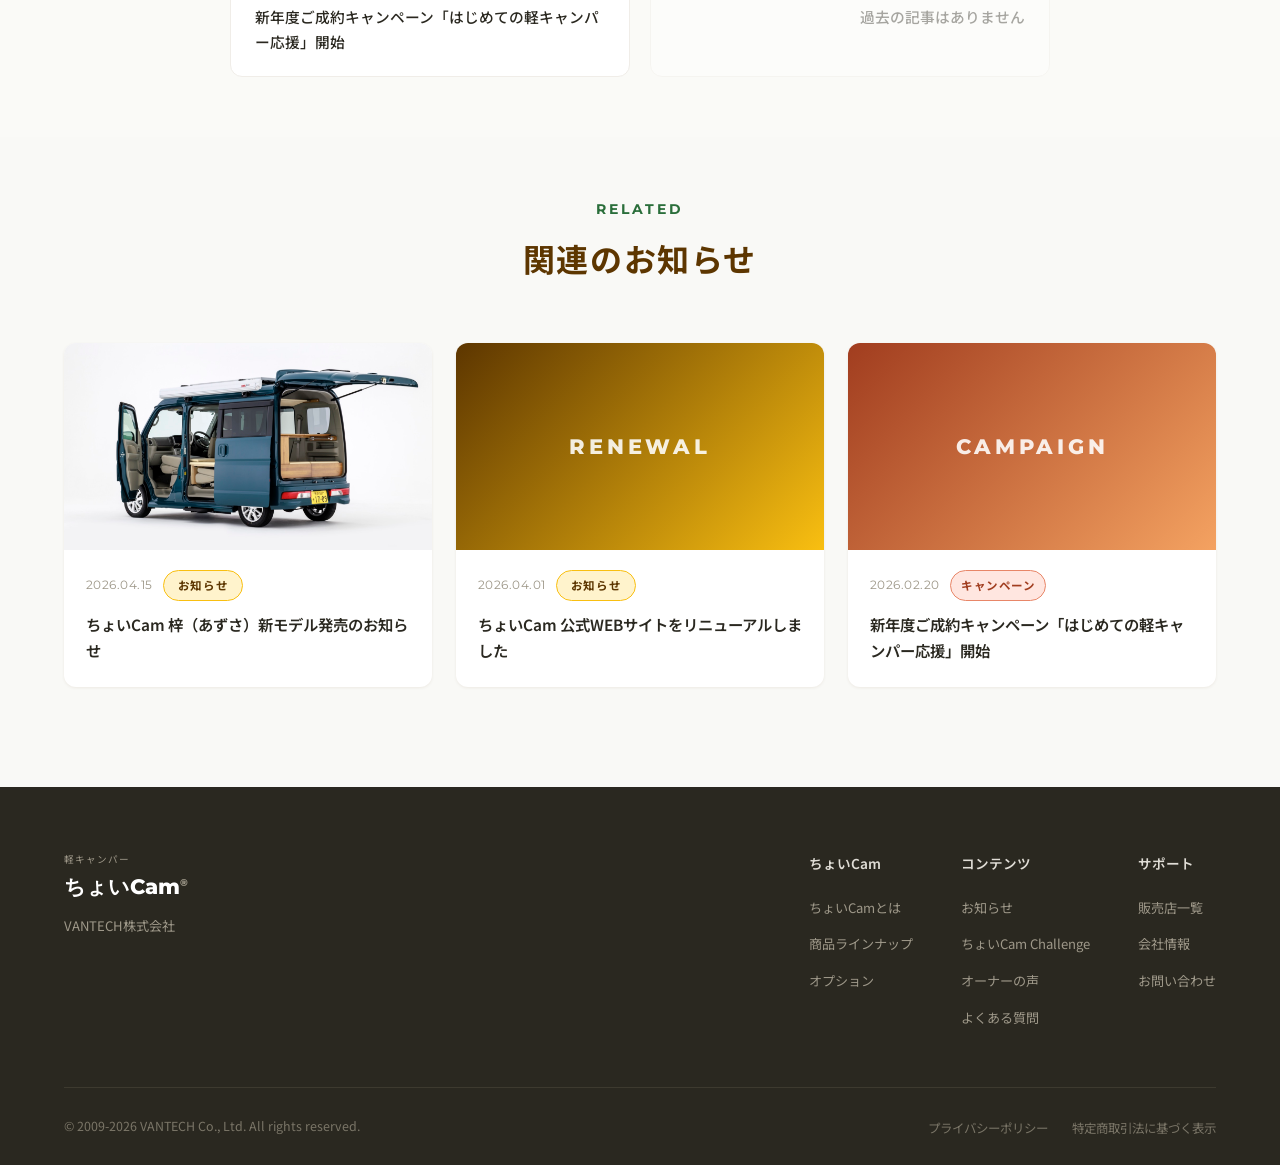
<file: news-hinoki-column.html>
<!DOCTYPE html>
<html lang="ja">
<head>
  <meta charset="UTF-8">
  <meta name="viewport" content="width=device-width, initial-scale=1.0">
  <title>三河の家具職人が語る、天然木と軽キャンパーのこと｜ちょいCam</title>
  <meta name="description" content="ちょいCamの家具を手がける三河の職人に、天然木選びのこだわりや、軽キャンパーならではの設計の工夫について聞きました。ものづくりの背景にある想いをお届けします。">
  <link rel="preconnect" href="https://fonts.googleapis.com">
  <link rel="preconnect" href="https://fonts.gstatic.com" crossorigin>
  <link href="https://fonts.googleapis.com/css2?family=Noto+Sans+JP:wght@300;400;500;700;900&family=Montserrat:wght@400;600;700;800&display=swap" rel="stylesheet">
  <link rel="stylesheet" href="style.css">
</head>
<body>

  <header class="header" id="header">
    <div class="header__inner">
      <a href="index.html" class="header__logo">
        <span class="header__logo-sub">軽キャンパー</span>
        <span class="header__logo-main">ちょいCam<sup>&reg;</sup></span>
        <span class="header__logo-since">Since 2009</span>
      </a>
      <nav class="header__nav" id="nav">
        <ul class="header__nav-list">
          <li><a href="index.html#about">ちょいCamとは</a></li>
          <li><a href="index.html#lineup">商品ラインナップ</a></li>
          <li><a href="index.html#options">オプション</a></li>
          <li><a href="news.html">お知らせ</a></li>
          <li><a href="index.html#challenge">ちょいCam Challenge</a></li>
          <li><a href="index.html#voice">オーナーの声</a></li>
          <li><a href="index.html#dealers">販売店一覧</a></li>
          <li><a href="index.html#faq">よくある質問</a></li>
          <li><a href="index.html#contact" class="header__nav-cta">お問い合わせ</a></li>
        </ul>
      </nav>
      <button class="header__hamburger" id="hamburger" aria-label="メニュー">
        <span></span><span></span><span></span>
      </button>
    </div>
  </header>

  <section class="article-hero">
    <div class="container">
      <nav class="breadcrumb" aria-label="パンくずリスト">
        <a href="index.html">HOME</a>
        <span class="breadcrumb__sep">/</span>
        <a href="news.html">お知らせ</a>
        <span class="breadcrumb__sep">/</span>
        <span class="breadcrumb__current">三河の家具職人が語る、天然木と軽キャンパー</span>
      </nav>
      <div class="article-hero__meta">
        <time class="article-hero__date">2026.02.10</time>
        <span class="news-cat news-cat--column">コラム</span>
      </div>
      <h1 class="article-hero__title">三河の家具職人が語る、<br>天然木と軽キャンパーのこと</h1>
      <figure class="article-hero__visual">
        <img src="top03.png" alt="三河の家具職人が天然木を磨く様子" loading="lazy">
      </figure>
    </div>
  </section>

  <section class="article-body">
    <div class="container">
      <div class="article-body__inner">
        <p>
          ちょいCamの家具は、愛知県・三河の家具職人が一台一台手仕事で仕上げています。天然木のぬくもりがもたらす、車内の豊かな時間。その背景には、木と向き合ってきた職人ならではの静かなこだわりがあります。今回のコラムでは、ちょいCamの家具づくりに携わる職人に、材木選びや製作の工夫について聞きました。
        </p>

        <h2>「木を見て、車を想う」材木選びのはじまり</h2>
        <p>
          ちょいCamに使われる木材は、家具用として流通している国産材を中心に、職人自身の目で一枚一枚確認しながら選んでいきます。色味、木目、節の入り方、そして狂いにくさ。<br>
          ──限られた空間に組み込まれる軽キャンパーの家具は、「動く車内」という特殊な環境に耐えられる素材である必要があります。
        </p>
        <blockquote>
          「車は家と違って、振動もあるし、温度差も大きい。だからこそ、素直に動いてくれる木を選ぶんです。主張しすぎず、でも手を触れたときに“木だな”って分かる。そういう木を探します。」（職人・談）
        </blockquote>

        <h2>軽キャンパー家具ならではの、設計の工夫</h2>
        <h3>1. 軽さと強さの両立</h3>
        <p>
          軽自動車ベースのちょいCamでは、家具の重量が走行性能や燃費に直結します。そこで、構造材には強度を保ちつつ軽量な樹種を選び、補強が必要な箇所には金物を最小限にとどめた接合を採用。「木の粘りを活かす」ことで、長く使っても歪みにくい家具に仕上げています。
        </p>

        <h3>2. 肌触りへのこだわり</h3>
        <p>
          就寝・くつろぎの空間である車内で、触れる機会の多いエッジ部分や面材は、仕上げのサンディングを何度も繰り返します。表面の凹凸を指先で確認しながら、触ったときに「やさしい」と感じる仕上がりを目指す。手仕事だからこそできる調整です。
        </p>

        <h3>3. メンテナンスしやすい塗装</h3>
        <p>
          長く愛用していただくために、オイル系の塗装を基本としています。経年変化で味わいを増していく一方、傷や汚れがついた際にはご自宅で軽くオイルを塗り直すことができる、手入れのしやすさも意識した選定です。
        </p>

        <h2>一台一台、使う人の顔を思い浮かべながら</h2>
        <p>
          ちょいCamの家具は、工房で一台ずつ組み上げられます。量産ラインのように機械でまとめて仕上げるのではなく、材を選ぶところから、組み、塗装、最終確認まで、ひとりの職人が責任をもって担当する「一貫製作」が基本です。
        </p>
        <p>
          同じ木材はひとつとしてありません。木目の流れや色の個体差をどう活かすか、どの面を表側に出すか。ほんの少しの判断の積み重ねが、完成した家具の表情に静かに現れます。
        </p>
        <blockquote>
          「この一台がどこへ旅に出て、誰と過ごすのか。なんとなく想像しながら木を組むんです。お客さんの顔は分からないけど、大切にしてくれる人の元へ届けたい、それだけは思っています。」
        </blockquote>

        <h2>旅のそばに、木のぬくもりを</h2>
        <p>
          軽キャンパーという小さな空間だからこそ、触れるもの・見えるものの質感が、過ごす時間の印象を大きく変えていきます。ちょいCamが天然木にこだわり続けるのは、単に雰囲気のためではなく、「そこに過ごす時間を、もっと豊かにしたい」という想いからです。
        </p>
        <p>
          次にちょいCamに乗るときは、少しだけ家具にも目を向けてみてください。<br>
          木目のひとつひとつに、職人の静かな手仕事が宿っています。
        </p>
      </div>

      <div class="article-share">
        <span class="article-share__label">SHARE</span>
        <div class="article-share__links">
          <a href="https://twitter.com/intent/tweet?text=三河の家具職人が語る、天然木と軽キャンパーのこと&url=https://henyoro.github.io/choicam-homepage/news-hinoki-column.html" target="_blank" rel="noopener" class="article-share__btn article-share__btn--x">
            <svg viewBox="0 0 24 24" fill="currentColor"><path d="M18.244 2.25h3.308l-7.227 8.26 8.502 11.24H16.17l-5.214-6.817L4.99 21.75H1.68l7.73-8.835L1.254 2.25H8.08l4.713 6.231L18.244 2.25zm-1.161 17.52h1.833L7.084 4.126H5.117L17.083 19.77z"/></svg>
            X
          </a>
          <a href="https://www.facebook.com/sharer/sharer.php?u=https://henyoro.github.io/choicam-homepage/news-hinoki-column.html" target="_blank" rel="noopener" class="article-share__btn article-share__btn--fb">
            <svg viewBox="0 0 24 24" fill="currentColor"><path d="M24 12.073c0-6.627-5.373-12-12-12s-12 5.373-12 12c0 5.99 4.388 10.954 10.125 11.854v-8.385H7.078v-3.47h3.047V9.43c0-3.007 1.792-4.669 4.533-4.669 1.312 0 2.686.235 2.686.235v2.953H15.83c-1.491 0-1.956.925-1.956 1.874v2.25h3.328l-.532 3.47h-2.796v8.385C19.612 23.027 24 18.062 24 12.073z"/></svg>
            Facebook
          </a>
          <a href="https://social-plugins.line.me/lineit/share?url=https://henyoro.github.io/choicam-homepage/news-hinoki-column.html" target="_blank" rel="noopener" class="article-share__btn article-share__btn--line">
            <svg viewBox="0 0 24 24" fill="currentColor"><path d="M24 10.304c0-5.369-5.383-9.738-12-9.738S0 4.935 0 10.304c0 4.812 4.269 8.846 10.036 9.608.391.084.922.258 1.056.593.121.303.079.776.039 1.082l-.171 1.027c-.053.303-.242 1.186 1.039.647 1.281-.54 6.911-4.069 9.428-6.967C23.166 14.35 24 12.428 24 10.304z"/></svg>
            LINE
          </a>
          <button type="button" class="article-share__btn article-share__btn--copy" onclick="if(navigator.clipboard){navigator.clipboard.writeText(location.href);this.textContent=&#39;コピーしました&#39;}else{this.textContent=&#39;コピーできませんでした&#39;}">
            <svg viewBox="0 0 24 24" fill="none" stroke="currentColor" stroke-width="2"><rect x="9" y="9" width="13" height="13" rx="2"/><path d="M5 15H4a2 2 0 0 1-2-2V4a2 2 0 0 1 2-2h9a2 2 0 0 1 2 2v1"/></svg>
            URLコピー
          </button>
        </div>
      </div>
    </div>
  </section>

  <section class="article-nav">
    <div class="container">
      <div class="article-nav__grid">
        <a href="news-campaign-2026spring.html" class="article-nav__card">
          <span class="article-nav__label">&lsaquo; NEWER</span>
          <span class="article-nav__title">新年度ご成約キャンペーン「はじめての軽キャンパー応援」開始</span>
        </a>
        <span class="article-nav__card article-nav__card--disabled article-nav__card--next">
          <span class="article-nav__label">OLDER &rsaquo;</span>
          <span class="article-nav__title">過去の記事はありません</span>
        </span>
      </div>
    </div>
  </section>

  <section class="article-related">
    <div class="container">
      <div class="section-header fade-up">
        <span class="section-header__en">RELATED</span>
        <h2 class="section-header__ja">関連のお知らせ</h2>
      </div>
      <div class="article-related__grid fade-up delay-1">
        <a href="news-azusa-release.html" class="article-related__card">
          <div class="article-related__thumb">
            <img src="azusa-hero.jpg" alt="" loading="lazy">
          </div>
          <div class="article-related__body">
            <div class="article-related__meta">
              <time class="article-related__date">2026.04.15</time>
              <span class="news-cat news-cat--info">お知らせ</span>
            </div>
            <h3 class="article-related__title">ちょいCam 梓（あずさ）新モデル発売のお知らせ</h3>
          </div>
        </a>
        <a href="news-renewal.html" class="article-related__card">
          <div class="article-related__thumb article-hero__visual--info article-hero__visual--gradient">
            <span>RENEWAL</span>
          </div>
          <div class="article-related__body">
            <div class="article-related__meta">
              <time class="article-related__date">2026.04.01</time>
              <span class="news-cat news-cat--info">お知らせ</span>
            </div>
            <h3 class="article-related__title">ちょいCam 公式WEBサイトをリニューアルしました</h3>
          </div>
        </a>
        <a href="news-campaign-2026spring.html" class="article-related__card">
          <div class="article-related__thumb article-hero__visual--campaign article-hero__visual--gradient">
            <span>CAMPAIGN</span>
          </div>
          <div class="article-related__body">
            <div class="article-related__meta">
              <time class="article-related__date">2026.02.20</time>
              <span class="news-cat news-cat--campaign">キャンペーン</span>
            </div>
            <h3 class="article-related__title">新年度ご成約キャンペーン「はじめての軽キャンパー応援」開始</h3>
          </div>
        </a>
      </div>
    </div>
  </section>

  <footer class="footer">
    <div class="container">
      <div class="footer__inner">
        <div class="footer__brand">
          <div class="footer__logo">
            <span class="footer__logo-sub">軽キャンパー</span>
            <span class="footer__logo-main">ちょいCam<sup>&reg;</sup></span>
          </div>
          <p class="footer__brand-text">VANTECH株式会社</p>
        </div>
        <div class="footer__links">
          <div class="footer__links-col">
            <h4>ちょいCam</h4>
            <ul>
              <li><a href="index.html#about">ちょいCamとは</a></li>
              <li><a href="index.html#lineup">商品ラインナップ</a></li>
              <li><a href="index.html#options">オプション</a></li>
            </ul>
          </div>
          <div class="footer__links-col">
            <h4>コンテンツ</h4>
            <ul>
              <li><a href="news.html">お知らせ</a></li>
              <li><a href="index.html#challenge">ちょいCam Challenge</a></li>
              <li><a href="index.html#voice">オーナーの声</a></li>
              <li><a href="index.html#faq">よくある質問</a></li>
            </ul>
          </div>
          <div class="footer__links-col">
            <h4>サポート</h4>
            <ul>
              <li><a href="index.html#dealers">販売店一覧</a></li>
              <li><a href="index.html#company">会社情報</a></li>
              <li><a href="index.html#contact">お問い合わせ</a></li>
            </ul>
          </div>
        </div>
      </div>
      <div class="footer__bottom">
        <p>&copy; 2009-2026 VANTECH Co., Ltd. All rights reserved.</p>
        <ul class="footer__bottom-links">
          <li><a href="#">プライバシーポリシー</a></li>
          <li><a href="#">特定商取引法に基づく表示</a></li>
        </ul>
      </div>
    </div>
  </footer>

  <a href="#header" class="back-to-top" id="backToTop" aria-label="ページトップへ">
    <svg viewBox="0 0 24 24" fill="none" stroke="currentColor" stroke-width="2">
      <polyline points="18 15 12 9 6 15"/>
    </svg>
  </a>

  <script src="script.js"></script>
</body>
</html>
</file>
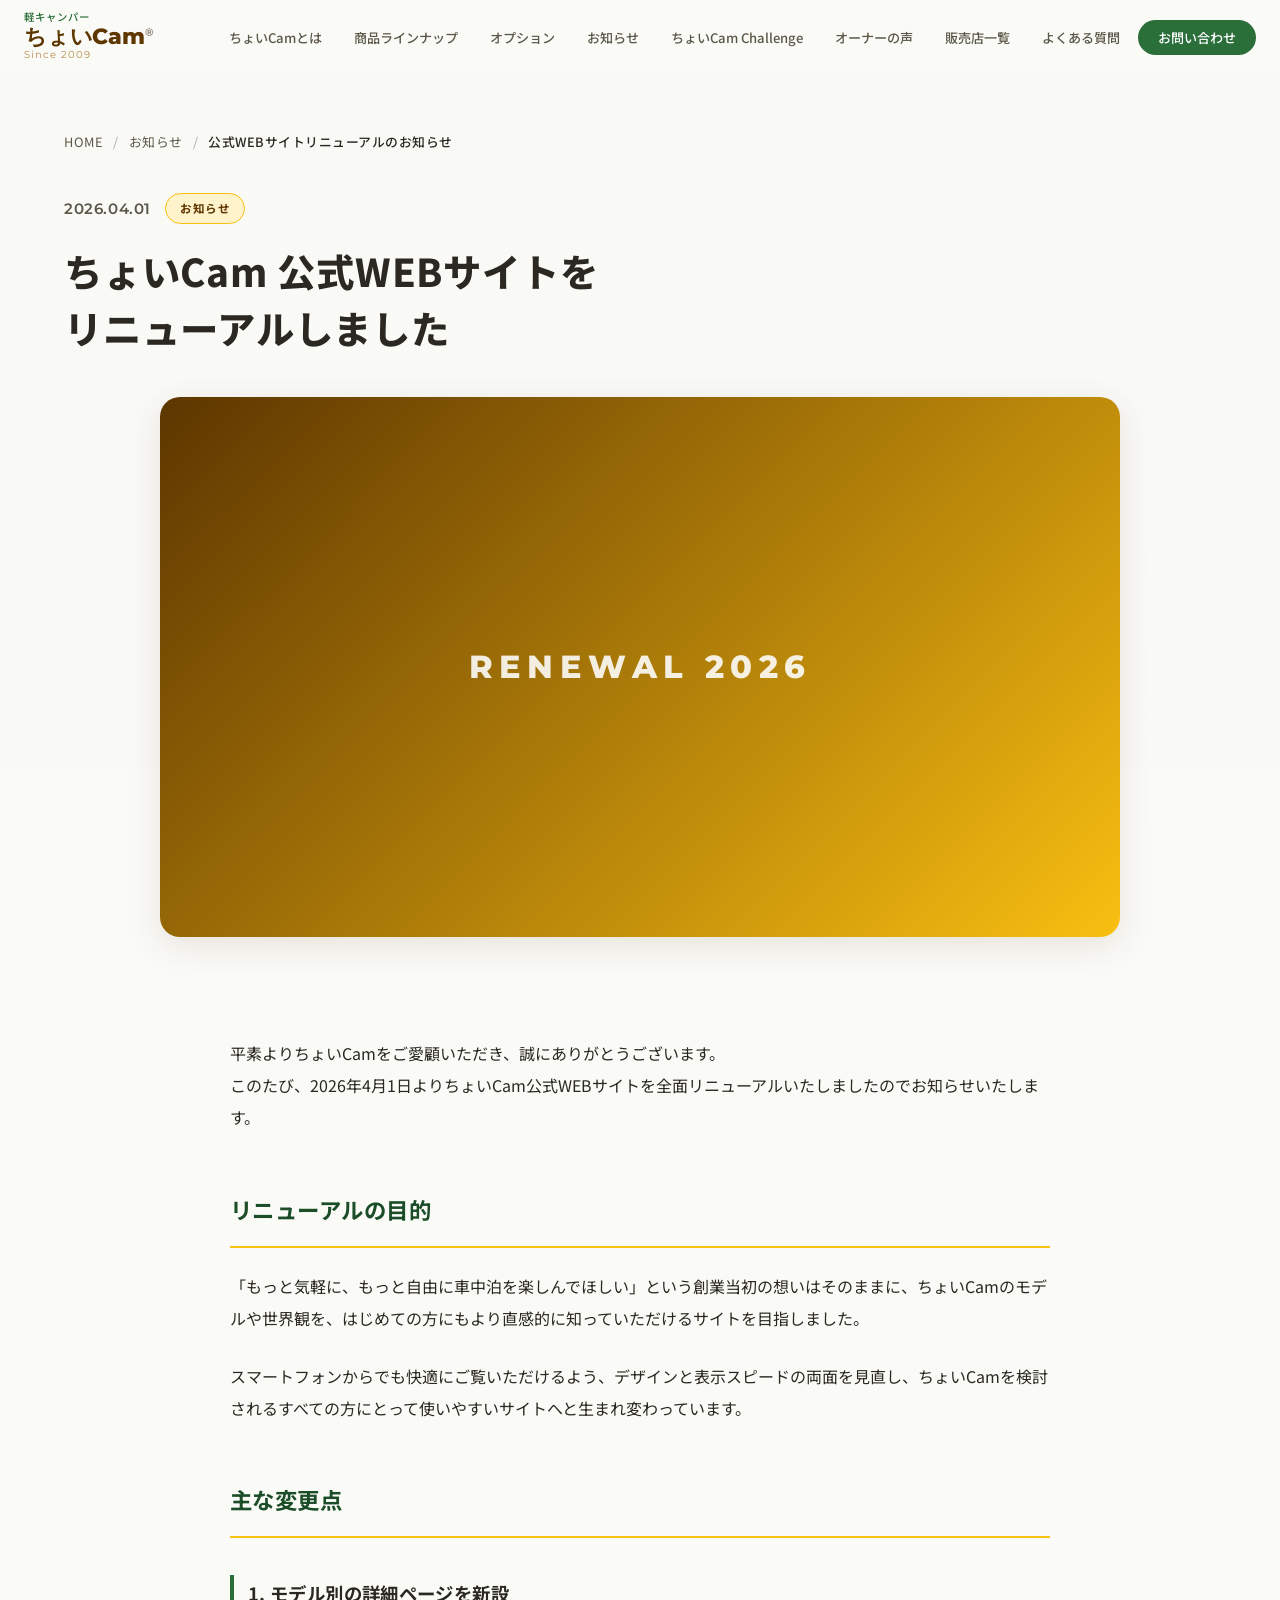
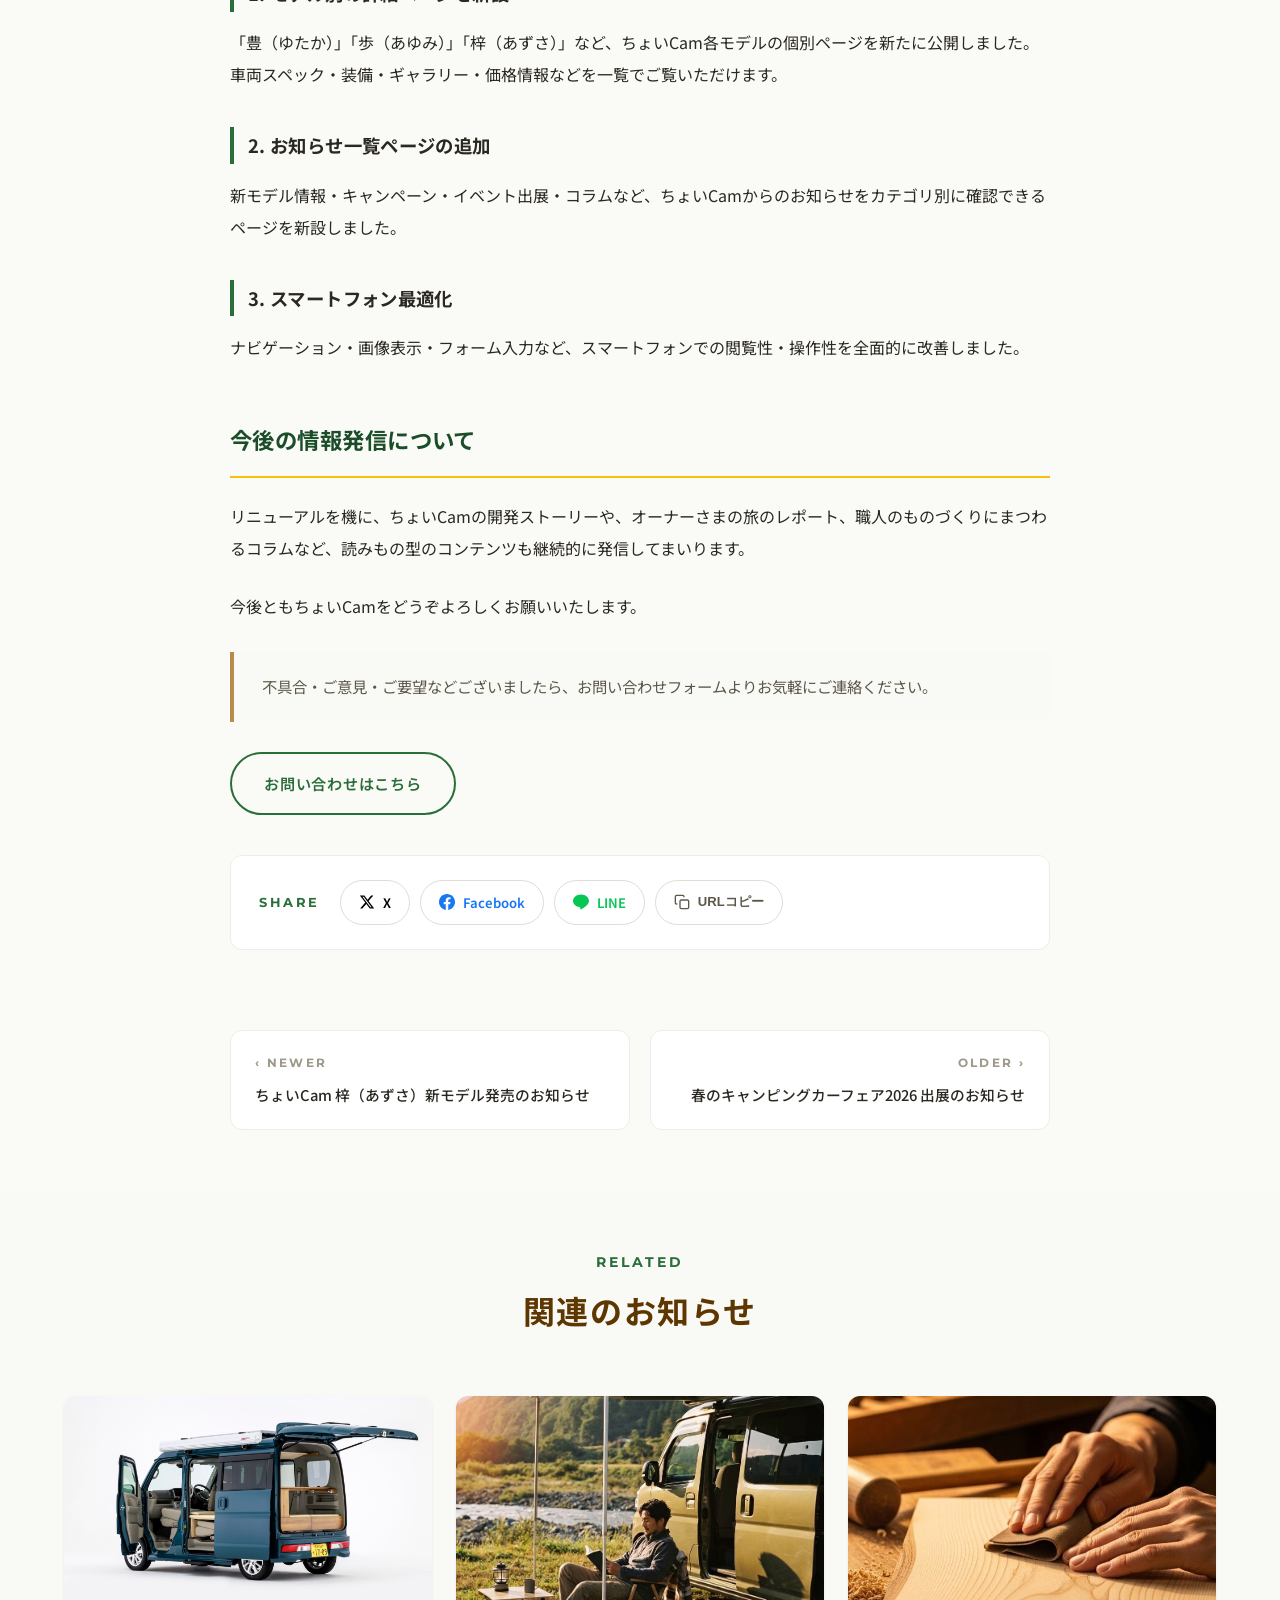
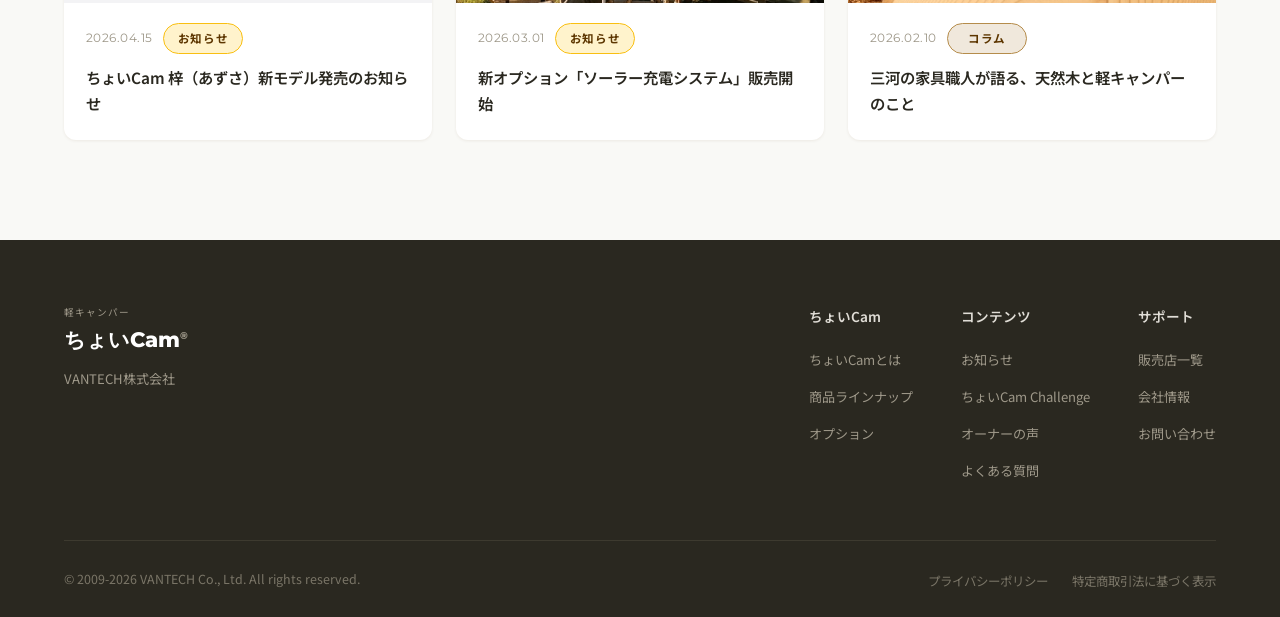
<file: news-renewal.html>
<!DOCTYPE html>
<html lang="ja">
<head>
  <meta charset="UTF-8">
  <meta name="viewport" content="width=device-width, initial-scale=1.0">
  <title>ちょいCam 公式WEBサイトをリニューアルしました｜ちょいCam</title>
  <meta name="description" content="2026年4月1日より、ちょいCamの公式WEBサイトをリニューアルオープンしました。モデル別の詳細ページやお知らせ一覧を新設し、より見やすく・わかりやすいサイトに生まれ変わりました。">
  <link rel="preconnect" href="https://fonts.googleapis.com">
  <link rel="preconnect" href="https://fonts.gstatic.com" crossorigin>
  <link href="https://fonts.googleapis.com/css2?family=Noto+Sans+JP:wght@300;400;500;700;900&family=Montserrat:wght@400;600;700;800&display=swap" rel="stylesheet">
  <link rel="stylesheet" href="style.css">
</head>
<body>

  <header class="header" id="header">
    <div class="header__inner">
      <a href="index.html" class="header__logo">
        <span class="header__logo-sub">軽キャンパー</span>
        <span class="header__logo-main">ちょいCam<sup>&reg;</sup></span>
        <span class="header__logo-since">Since 2009</span>
      </a>
      <nav class="header__nav" id="nav">
        <ul class="header__nav-list">
          <li><a href="index.html#about">ちょいCamとは</a></li>
          <li><a href="index.html#lineup">商品ラインナップ</a></li>
          <li><a href="index.html#options">オプション</a></li>
          <li><a href="news.html">お知らせ</a></li>
          <li><a href="index.html#challenge">ちょいCam Challenge</a></li>
          <li><a href="index.html#voice">オーナーの声</a></li>
          <li><a href="index.html#dealers">販売店一覧</a></li>
          <li><a href="index.html#faq">よくある質問</a></li>
          <li><a href="index.html#contact" class="header__nav-cta">お問い合わせ</a></li>
        </ul>
      </nav>
      <button class="header__hamburger" id="hamburger" aria-label="メニュー">
        <span></span><span></span><span></span>
      </button>
    </div>
  </header>

  <section class="article-hero">
    <div class="container">
      <nav class="breadcrumb" aria-label="パンくずリスト">
        <a href="index.html">HOME</a>
        <span class="breadcrumb__sep">/</span>
        <a href="news.html">お知らせ</a>
        <span class="breadcrumb__sep">/</span>
        <span class="breadcrumb__current">公式WEBサイトリニューアルのお知らせ</span>
      </nav>
      <div class="article-hero__meta">
        <time class="article-hero__date">2026.04.01</time>
        <span class="news-cat news-cat--info">お知らせ</span>
      </div>
      <h1 class="article-hero__title">ちょいCam 公式WEBサイトを<br>リニューアルしました</h1>
      <figure class="article-hero__visual article-hero__visual--info article-hero__visual--gradient">
        <span>RENEWAL&nbsp;2026</span>
      </figure>
    </div>
  </section>

  <section class="article-body">
    <div class="container">
      <div class="article-body__inner">
        <p>
          平素よりちょいCamをご愛顧いただき、誠にありがとうございます。<br>
          このたび、2026年4月1日よりちょいCam公式WEBサイトを全面リニューアルいたしましたのでお知らせいたします。
        </p>

        <h2>リニューアルの目的</h2>
        <p>
          「もっと気軽に、もっと自由に車中泊を楽しんでほしい」という創業当初の想いはそのままに、ちょいCamのモデルや世界観を、はじめての方にもより直感的に知っていただけるサイトを目指しました。
        </p>
        <p>
          スマートフォンからでも快適にご覧いただけるよう、デザインと表示スピードの両面を見直し、ちょいCamを検討されるすべての方にとって使いやすいサイトへと生まれ変わっています。
        </p>

        <h2>主な変更点</h2>
        <h3>1. モデル別の詳細ページを新設</h3>
        <p>
          「豊（ゆたか）」「歩（あゆみ）」「梓（あずさ）」など、ちょいCam各モデルの個別ページを新たに公開しました。
          車両スペック・装備・ギャラリー・価格情報などを一覧でご覧いただけます。
        </p>

        <h3>2. お知らせ一覧ページの追加</h3>
        <p>
          新モデル情報・キャンペーン・イベント出展・コラムなど、ちょいCamからのお知らせをカテゴリ別に確認できるページを新設しました。
        </p>

        <h3>3. スマートフォン最適化</h3>
        <p>
          ナビゲーション・画像表示・フォーム入力など、スマートフォンでの閲覧性・操作性を全面的に改善しました。
        </p>

        <h2>今後の情報発信について</h2>
        <p>
          リニューアルを機に、ちょいCamの開発ストーリーや、オーナーさまの旅のレポート、職人のものづくりにまつわるコラムなど、読みもの型のコンテンツも継続的に発信してまいります。
        </p>
        <p>
          今後ともちょいCamをどうぞよろしくお願いいたします。
        </p>

        <blockquote>
          不具合・ご意見・ご要望などございましたら、お問い合わせフォームよりお気軽にご連絡ください。
        </blockquote>

        <p>
          <a href="index.html#contact" class="btn btn--outline">お問い合わせはこちら</a>
        </p>
      </div>

      <div class="article-share">
        <span class="article-share__label">SHARE</span>
        <div class="article-share__links">
          <a href="https://twitter.com/intent/tweet?text=ちょいCam%20公式WEBサイトをリニューアルしました&url=https://henyoro.github.io/choicam-homepage/news-renewal.html" target="_blank" rel="noopener" class="article-share__btn article-share__btn--x" aria-label="Xでシェア">
            <svg viewBox="0 0 24 24" fill="currentColor"><path d="M18.244 2.25h3.308l-7.227 8.26 8.502 11.24H16.17l-5.214-6.817L4.99 21.75H1.68l7.73-8.835L1.254 2.25H8.08l4.713 6.231L18.244 2.25zm-1.161 17.52h1.833L7.084 4.126H5.117L17.083 19.77z"/></svg>
            X
          </a>
          <a href="https://www.facebook.com/sharer/sharer.php?u=https://henyoro.github.io/choicam-homepage/news-renewal.html" target="_blank" rel="noopener" class="article-share__btn article-share__btn--fb" aria-label="Facebookでシェア">
            <svg viewBox="0 0 24 24" fill="currentColor"><path d="M24 12.073c0-6.627-5.373-12-12-12s-12 5.373-12 12c0 5.99 4.388 10.954 10.125 11.854v-8.385H7.078v-3.47h3.047V9.43c0-3.007 1.792-4.669 4.533-4.669 1.312 0 2.686.235 2.686.235v2.953H15.83c-1.491 0-1.956.925-1.956 1.874v2.25h3.328l-.532 3.47h-2.796v8.385C19.612 23.027 24 18.062 24 12.073z"/></svg>
            Facebook
          </a>
          <a href="https://social-plugins.line.me/lineit/share?url=https://henyoro.github.io/choicam-homepage/news-renewal.html" target="_blank" rel="noopener" class="article-share__btn article-share__btn--line" aria-label="LINEでシェア">
            <svg viewBox="0 0 24 24" fill="currentColor"><path d="M24 10.304c0-5.369-5.383-9.738-12-9.738S0 4.935 0 10.304c0 4.812 4.269 8.846 10.036 9.608.391.084.922.258 1.056.593.121.303.079.776.039 1.082l-.171 1.027c-.053.303-.242 1.186 1.039.647 1.281-.54 6.911-4.069 9.428-6.967C23.166 14.35 24 12.428 24 10.304z"/></svg>
            LINE
          </a>
          <button type="button" class="article-share__btn article-share__btn--copy" onclick="if(navigator.clipboard){navigator.clipboard.writeText(location.href);this.textContent=&#39;コピーしました&#39;}else{this.textContent=&#39;コピーできませんでした&#39;}" aria-label="URLをコピー">
            <svg viewBox="0 0 24 24" fill="none" stroke="currentColor" stroke-width="2"><rect x="9" y="9" width="13" height="13" rx="2"/><path d="M5 15H4a2 2 0 0 1-2-2V4a2 2 0 0 1 2-2h9a2 2 0 0 1 2 2v1"/></svg>
            URLコピー
          </button>
        </div>
      </div>
    </div>
  </section>

  <section class="article-nav">
    <div class="container">
      <div class="article-nav__grid">
        <a href="news-azusa-release.html" class="article-nav__card">
          <span class="article-nav__label">&lsaquo; NEWER</span>
          <span class="article-nav__title">ちょいCam 梓（あずさ）新モデル発売のお知らせ</span>
        </a>
        <a href="news-fair-2026spring.html" class="article-nav__card article-nav__card--next">
          <span class="article-nav__label">OLDER &rsaquo;</span>
          <span class="article-nav__title">春のキャンピングカーフェア2026 出展のお知らせ</span>
        </a>
      </div>
    </div>
  </section>

  <section class="article-related">
    <div class="container">
      <div class="section-header fade-up">
        <span class="section-header__en">RELATED</span>
        <h2 class="section-header__ja">関連のお知らせ</h2>
      </div>
      <div class="article-related__grid fade-up delay-1">
        <a href="news-azusa-release.html" class="article-related__card">
          <div class="article-related__thumb">
            <img src="azusa-hero.jpg" alt="" loading="lazy">
          </div>
          <div class="article-related__body">
            <div class="article-related__meta">
              <time class="article-related__date">2026.04.15</time>
              <span class="news-cat news-cat--info">お知らせ</span>
            </div>
            <h3 class="article-related__title">ちょいCam 梓（あずさ）新モデル発売のお知らせ</h3>
          </div>
        </a>
        <a href="news-solar.html" class="article-related__card">
          <div class="article-related__thumb">
            <img src="top02.png" alt="" loading="lazy">
          </div>
          <div class="article-related__body">
            <div class="article-related__meta">
              <time class="article-related__date">2026.03.01</time>
              <span class="news-cat news-cat--info">お知らせ</span>
            </div>
            <h3 class="article-related__title">新オプション「ソーラー充電システム」販売開始</h3>
          </div>
        </a>
        <a href="news-hinoki-column.html" class="article-related__card">
          <div class="article-related__thumb">
            <img src="top03.png" alt="" loading="lazy">
          </div>
          <div class="article-related__body">
            <div class="article-related__meta">
              <time class="article-related__date">2026.02.10</time>
              <span class="news-cat news-cat--column">コラム</span>
            </div>
            <h3 class="article-related__title">三河の家具職人が語る、天然木と軽キャンパーのこと</h3>
          </div>
        </a>
      </div>
    </div>
  </section>

  <footer class="footer">
    <div class="container">
      <div class="footer__inner">
        <div class="footer__brand">
          <div class="footer__logo">
            <span class="footer__logo-sub">軽キャンパー</span>
            <span class="footer__logo-main">ちょいCam<sup>&reg;</sup></span>
          </div>
          <p class="footer__brand-text">VANTECH株式会社</p>
        </div>
        <div class="footer__links">
          <div class="footer__links-col">
            <h4>ちょいCam</h4>
            <ul>
              <li><a href="index.html#about">ちょいCamとは</a></li>
              <li><a href="index.html#lineup">商品ラインナップ</a></li>
              <li><a href="index.html#options">オプション</a></li>
            </ul>
          </div>
          <div class="footer__links-col">
            <h4>コンテンツ</h4>
            <ul>
              <li><a href="news.html">お知らせ</a></li>
              <li><a href="index.html#challenge">ちょいCam Challenge</a></li>
              <li><a href="index.html#voice">オーナーの声</a></li>
              <li><a href="index.html#faq">よくある質問</a></li>
            </ul>
          </div>
          <div class="footer__links-col">
            <h4>サポート</h4>
            <ul>
              <li><a href="index.html#dealers">販売店一覧</a></li>
              <li><a href="index.html#company">会社情報</a></li>
              <li><a href="index.html#contact">お問い合わせ</a></li>
            </ul>
          </div>
        </div>
      </div>
      <div class="footer__bottom">
        <p>&copy; 2009-2026 VANTECH Co., Ltd. All rights reserved.</p>
        <ul class="footer__bottom-links">
          <li><a href="#">プライバシーポリシー</a></li>
          <li><a href="#">特定商取引法に基づく表示</a></li>
        </ul>
      </div>
    </div>
  </footer>

  <a href="#header" class="back-to-top" id="backToTop" aria-label="ページトップへ">
    <svg viewBox="0 0 24 24" fill="none" stroke="currentColor" stroke-width="2">
      <polyline points="18 15 12 9 6 15"/>
    </svg>
  </a>

  <script src="script.js"></script>
</body>
</html>
</file>
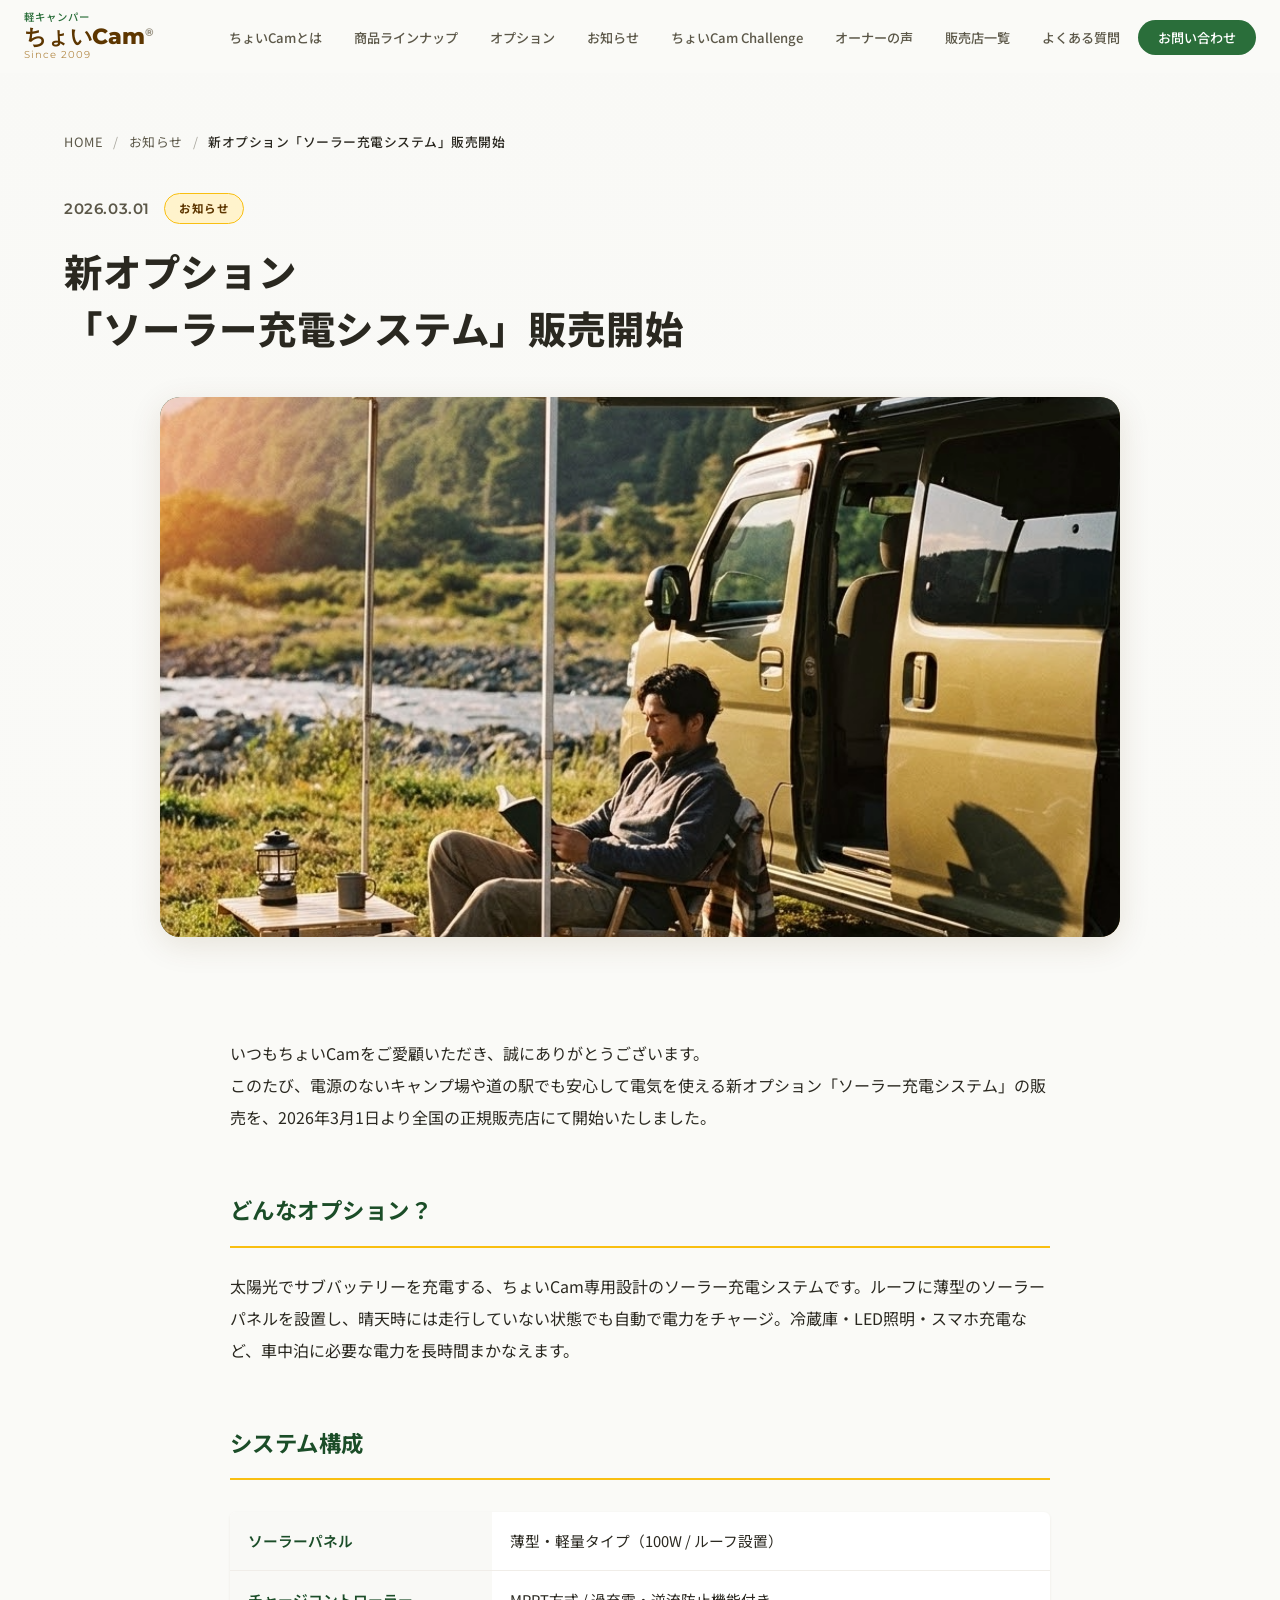
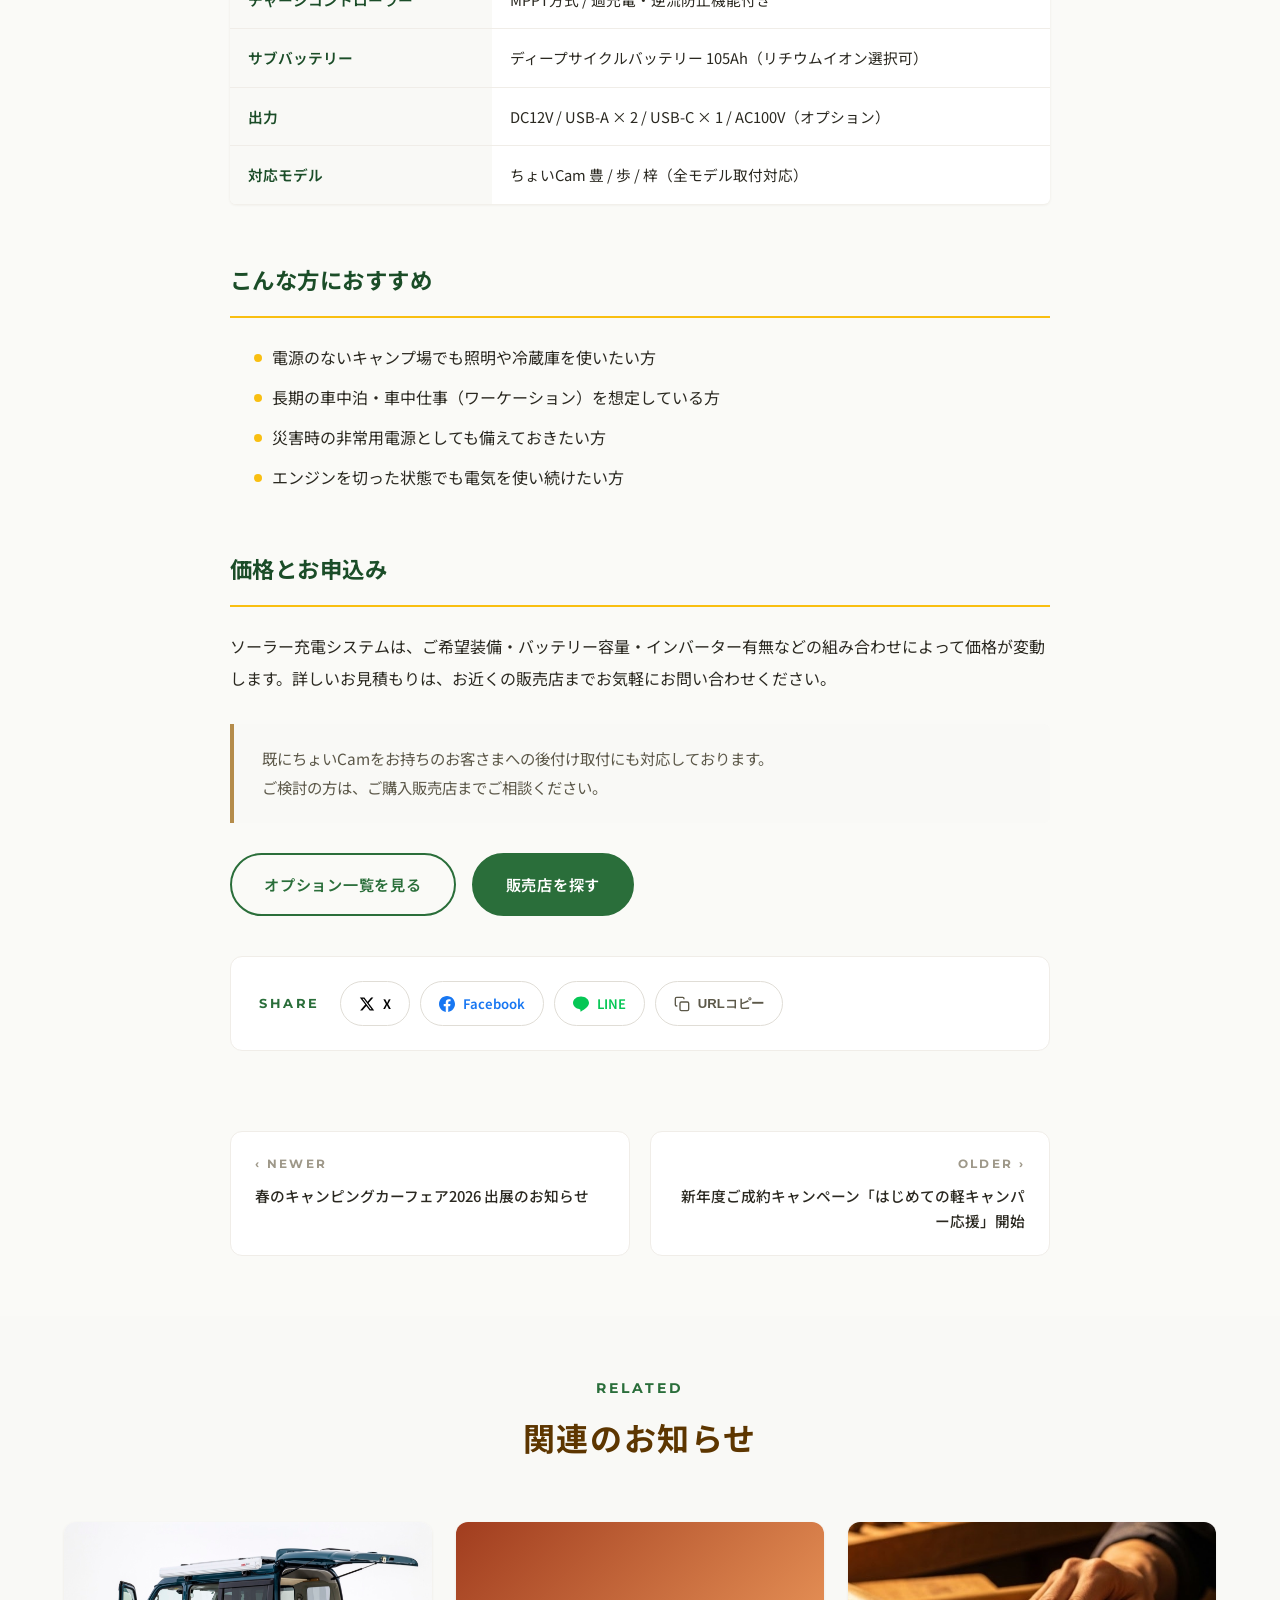
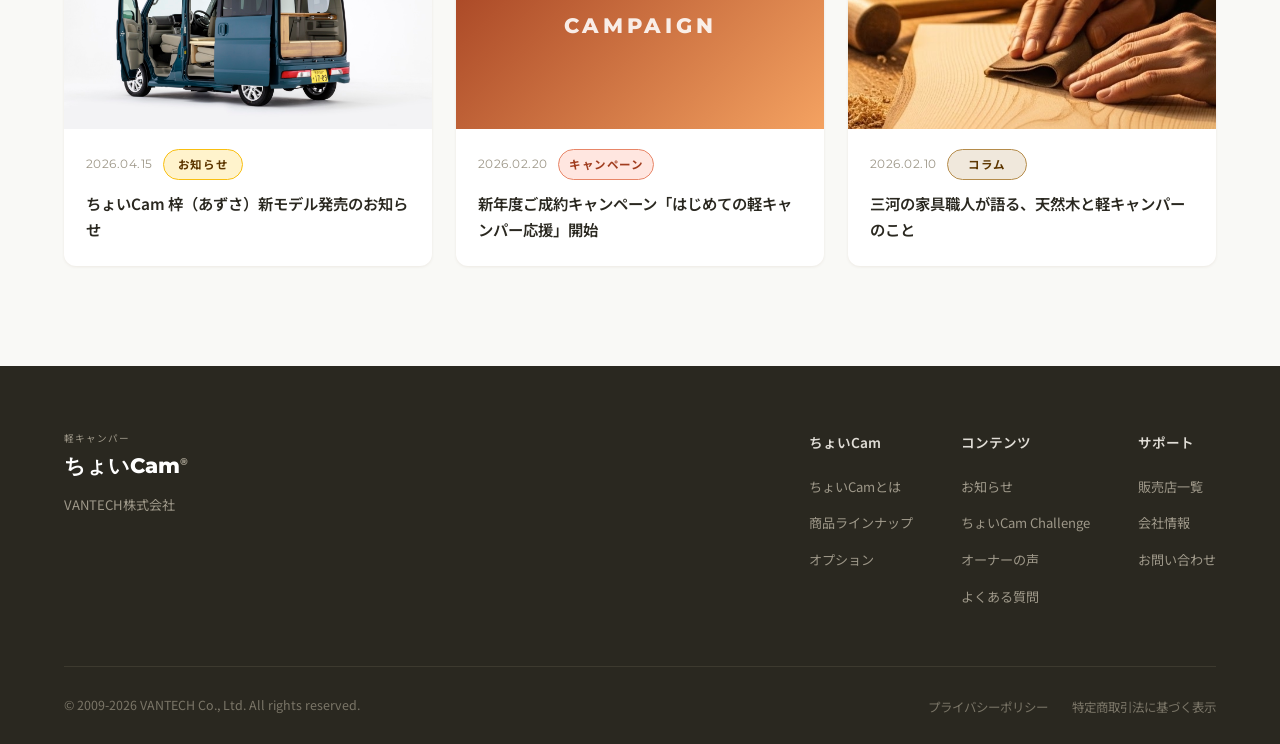
<file: news-solar.html>
<!DOCTYPE html>
<html lang="ja">
<head>
  <meta charset="UTF-8">
  <meta name="viewport" content="width=device-width, initial-scale=1.0">
  <title>新オプション「ソーラー充電システム」販売開始｜ちょいCam</title>
  <meta name="description" content="電源のない旅先でも安心。ちょいCamの新オプション「ソーラー充電システム」の販売を2026年3月より開始しました。対応モデル・仕様・価格帯のご案内。">
  <link rel="preconnect" href="https://fonts.googleapis.com">
  <link rel="preconnect" href="https://fonts.gstatic.com" crossorigin>
  <link href="https://fonts.googleapis.com/css2?family=Noto+Sans+JP:wght@300;400;500;700;900&family=Montserrat:wght@400;600;700;800&display=swap" rel="stylesheet">
  <link rel="stylesheet" href="style.css">
</head>
<body>

  <header class="header" id="header">
    <div class="header__inner">
      <a href="index.html" class="header__logo">
        <span class="header__logo-sub">軽キャンパー</span>
        <span class="header__logo-main">ちょいCam<sup>&reg;</sup></span>
        <span class="header__logo-since">Since 2009</span>
      </a>
      <nav class="header__nav" id="nav">
        <ul class="header__nav-list">
          <li><a href="index.html#about">ちょいCamとは</a></li>
          <li><a href="index.html#lineup">商品ラインナップ</a></li>
          <li><a href="index.html#options">オプション</a></li>
          <li><a href="news.html">お知らせ</a></li>
          <li><a href="index.html#challenge">ちょいCam Challenge</a></li>
          <li><a href="index.html#voice">オーナーの声</a></li>
          <li><a href="index.html#dealers">販売店一覧</a></li>
          <li><a href="index.html#faq">よくある質問</a></li>
          <li><a href="index.html#contact" class="header__nav-cta">お問い合わせ</a></li>
        </ul>
      </nav>
      <button class="header__hamburger" id="hamburger" aria-label="メニュー">
        <span></span><span></span><span></span>
      </button>
    </div>
  </header>

  <section class="article-hero">
    <div class="container">
      <nav class="breadcrumb" aria-label="パンくずリスト">
        <a href="index.html">HOME</a>
        <span class="breadcrumb__sep">/</span>
        <a href="news.html">お知らせ</a>
        <span class="breadcrumb__sep">/</span>
        <span class="breadcrumb__current">新オプション「ソーラー充電システム」販売開始</span>
      </nav>
      <div class="article-hero__meta">
        <time class="article-hero__date">2026.03.01</time>
        <span class="news-cat news-cat--info">お知らせ</span>
      </div>
      <h1 class="article-hero__title">新オプション<br>「ソーラー充電システム」販売開始</h1>
      <figure class="article-hero__visual">
        <img src="top02.png" alt="ちょいCam ソーラー充電システム イメージ" loading="lazy">
      </figure>
    </div>
  </section>

  <section class="article-body">
    <div class="container">
      <div class="article-body__inner">
        <p>
          いつもちょいCamをご愛顧いただき、誠にありがとうございます。<br>
          このたび、電源のないキャンプ場や道の駅でも安心して電気を使える新オプション「ソーラー充電システム」の販売を、2026年3月1日より全国の正規販売店にて開始いたしました。
        </p>

        <h2>どんなオプション？</h2>
        <p>
          太陽光でサブバッテリーを充電する、ちょいCam専用設計のソーラー充電システムです。ルーフに薄型のソーラーパネルを設置し、晴天時には走行していない状態でも自動で電力をチャージ。冷蔵庫・LED照明・スマホ充電など、車中泊に必要な電力を長時間まかなえます。
        </p>

        <h2>システム構成</h2>
        <table class="article-body__table">
          <tbody>
            <tr><th>ソーラーパネル</th><td>薄型・軽量タイプ（100W / ルーフ設置）</td></tr>
            <tr><th>チャージコントローラー</th><td>MPPT方式 / 過充電・逆流防止機能付き</td></tr>
            <tr><th>サブバッテリー</th><td>ディープサイクルバッテリー 105Ah（リチウムイオン選択可）</td></tr>
            <tr><th>出力</th><td>DC12V / USB-A &times; 2 / USB-C &times; 1 / AC100V（オプション）</td></tr>
            <tr><th>対応モデル</th><td>ちょいCam 豊 / 歩 / 梓（全モデル取付対応）</td></tr>
          </tbody>
        </table>

        <h2>こんな方におすすめ</h2>
        <ul>
          <li>電源のないキャンプ場でも照明や冷蔵庫を使いたい方</li>
          <li>長期の車中泊・車中仕事（ワーケーション）を想定している方</li>
          <li>災害時の非常用電源としても備えておきたい方</li>
          <li>エンジンを切った状態でも電気を使い続けたい方</li>
        </ul>

        <h2>価格とお申込み</h2>
        <p>
          ソーラー充電システムは、ご希望装備・バッテリー容量・インバーター有無などの組み合わせによって価格が変動します。詳しいお見積もりは、お近くの販売店までお気軽にお問い合わせください。
        </p>

        <blockquote>
          既にちょいCamをお持ちのお客さまへの後付け取付にも対応しております。<br>
          ご検討の方は、ご購入販売店までご相談ください。
        </blockquote>

        <p>
          <a href="index.html#options" class="btn btn--outline">オプション一覧を見る</a>
          <a href="index.html#dealers" class="btn btn--primary" style="margin-left:12px;">販売店を探す</a>
        </p>
      </div>

      <div class="article-share">
        <span class="article-share__label">SHARE</span>
        <div class="article-share__links">
          <a href="https://twitter.com/intent/tweet?text=新オプション「ソーラー充電システム」販売開始&url=https://henyoro.github.io/choicam-homepage/news-solar.html" target="_blank" rel="noopener" class="article-share__btn article-share__btn--x">
            <svg viewBox="0 0 24 24" fill="currentColor"><path d="M18.244 2.25h3.308l-7.227 8.26 8.502 11.24H16.17l-5.214-6.817L4.99 21.75H1.68l7.73-8.835L1.254 2.25H8.08l4.713 6.231L18.244 2.25zm-1.161 17.52h1.833L7.084 4.126H5.117L17.083 19.77z"/></svg>
            X
          </a>
          <a href="https://www.facebook.com/sharer/sharer.php?u=https://henyoro.github.io/choicam-homepage/news-solar.html" target="_blank" rel="noopener" class="article-share__btn article-share__btn--fb">
            <svg viewBox="0 0 24 24" fill="currentColor"><path d="M24 12.073c0-6.627-5.373-12-12-12s-12 5.373-12 12c0 5.99 4.388 10.954 10.125 11.854v-8.385H7.078v-3.47h3.047V9.43c0-3.007 1.792-4.669 4.533-4.669 1.312 0 2.686.235 2.686.235v2.953H15.83c-1.491 0-1.956.925-1.956 1.874v2.25h3.328l-.532 3.47h-2.796v8.385C19.612 23.027 24 18.062 24 12.073z"/></svg>
            Facebook
          </a>
          <a href="https://social-plugins.line.me/lineit/share?url=https://henyoro.github.io/choicam-homepage/news-solar.html" target="_blank" rel="noopener" class="article-share__btn article-share__btn--line">
            <svg viewBox="0 0 24 24" fill="currentColor"><path d="M24 10.304c0-5.369-5.383-9.738-12-9.738S0 4.935 0 10.304c0 4.812 4.269 8.846 10.036 9.608.391.084.922.258 1.056.593.121.303.079.776.039 1.082l-.171 1.027c-.053.303-.242 1.186 1.039.647 1.281-.54 6.911-4.069 9.428-6.967C23.166 14.35 24 12.428 24 10.304z"/></svg>
            LINE
          </a>
          <button type="button" class="article-share__btn article-share__btn--copy" onclick="if(navigator.clipboard){navigator.clipboard.writeText(location.href);this.textContent=&#39;コピーしました&#39;}else{this.textContent=&#39;コピーできませんでした&#39;}">
            <svg viewBox="0 0 24 24" fill="none" stroke="currentColor" stroke-width="2"><rect x="9" y="9" width="13" height="13" rx="2"/><path d="M5 15H4a2 2 0 0 1-2-2V4a2 2 0 0 1 2-2h9a2 2 0 0 1 2 2v1"/></svg>
            URLコピー
          </button>
        </div>
      </div>
    </div>
  </section>

  <section class="article-nav">
    <div class="container">
      <div class="article-nav__grid">
        <a href="news-fair-2026spring.html" class="article-nav__card">
          <span class="article-nav__label">&lsaquo; NEWER</span>
          <span class="article-nav__title">春のキャンピングカーフェア2026 出展のお知らせ</span>
        </a>
        <a href="news-campaign-2026spring.html" class="article-nav__card article-nav__card--next">
          <span class="article-nav__label">OLDER &rsaquo;</span>
          <span class="article-nav__title">新年度ご成約キャンペーン「はじめての軽キャンパー応援」開始</span>
        </a>
      </div>
    </div>
  </section>

  <section class="article-related">
    <div class="container">
      <div class="section-header fade-up">
        <span class="section-header__en">RELATED</span>
        <h2 class="section-header__ja">関連のお知らせ</h2>
      </div>
      <div class="article-related__grid fade-up delay-1">
        <a href="news-azusa-release.html" class="article-related__card">
          <div class="article-related__thumb">
            <img src="azusa-hero.jpg" alt="" loading="lazy">
          </div>
          <div class="article-related__body">
            <div class="article-related__meta">
              <time class="article-related__date">2026.04.15</time>
              <span class="news-cat news-cat--info">お知らせ</span>
            </div>
            <h3 class="article-related__title">ちょいCam 梓（あずさ）新モデル発売のお知らせ</h3>
          </div>
        </a>
        <a href="news-campaign-2026spring.html" class="article-related__card">
          <div class="article-related__thumb article-hero__visual--campaign article-hero__visual--gradient">
            <span>CAMPAIGN</span>
          </div>
          <div class="article-related__body">
            <div class="article-related__meta">
              <time class="article-related__date">2026.02.20</time>
              <span class="news-cat news-cat--campaign">キャンペーン</span>
            </div>
            <h3 class="article-related__title">新年度ご成約キャンペーン「はじめての軽キャンパー応援」開始</h3>
          </div>
        </a>
        <a href="news-hinoki-column.html" class="article-related__card">
          <div class="article-related__thumb">
            <img src="top03.png" alt="" loading="lazy">
          </div>
          <div class="article-related__body">
            <div class="article-related__meta">
              <time class="article-related__date">2026.02.10</time>
              <span class="news-cat news-cat--column">コラム</span>
            </div>
            <h3 class="article-related__title">三河の家具職人が語る、天然木と軽キャンパーのこと</h3>
          </div>
        </a>
      </div>
    </div>
  </section>

  <footer class="footer">
    <div class="container">
      <div class="footer__inner">
        <div class="footer__brand">
          <div class="footer__logo">
            <span class="footer__logo-sub">軽キャンパー</span>
            <span class="footer__logo-main">ちょいCam<sup>&reg;</sup></span>
          </div>
          <p class="footer__brand-text">VANTECH株式会社</p>
        </div>
        <div class="footer__links">
          <div class="footer__links-col">
            <h4>ちょいCam</h4>
            <ul>
              <li><a href="index.html#about">ちょいCamとは</a></li>
              <li><a href="index.html#lineup">商品ラインナップ</a></li>
              <li><a href="index.html#options">オプション</a></li>
            </ul>
          </div>
          <div class="footer__links-col">
            <h4>コンテンツ</h4>
            <ul>
              <li><a href="news.html">お知らせ</a></li>
              <li><a href="index.html#challenge">ちょいCam Challenge</a></li>
              <li><a href="index.html#voice">オーナーの声</a></li>
              <li><a href="index.html#faq">よくある質問</a></li>
            </ul>
          </div>
          <div class="footer__links-col">
            <h4>サポート</h4>
            <ul>
              <li><a href="index.html#dealers">販売店一覧</a></li>
              <li><a href="index.html#company">会社情報</a></li>
              <li><a href="index.html#contact">お問い合わせ</a></li>
            </ul>
          </div>
        </div>
      </div>
      <div class="footer__bottom">
        <p>&copy; 2009-2026 VANTECH Co., Ltd. All rights reserved.</p>
        <ul class="footer__bottom-links">
          <li><a href="#">プライバシーポリシー</a></li>
          <li><a href="#">特定商取引法に基づく表示</a></li>
        </ul>
      </div>
    </div>
  </footer>

  <a href="#header" class="back-to-top" id="backToTop" aria-label="ページトップへ">
    <svg viewBox="0 0 24 24" fill="none" stroke="currentColor" stroke-width="2">
      <polyline points="18 15 12 9 6 15"/>
    </svg>
  </a>

  <script src="script.js"></script>
</body>
</html>
</file>
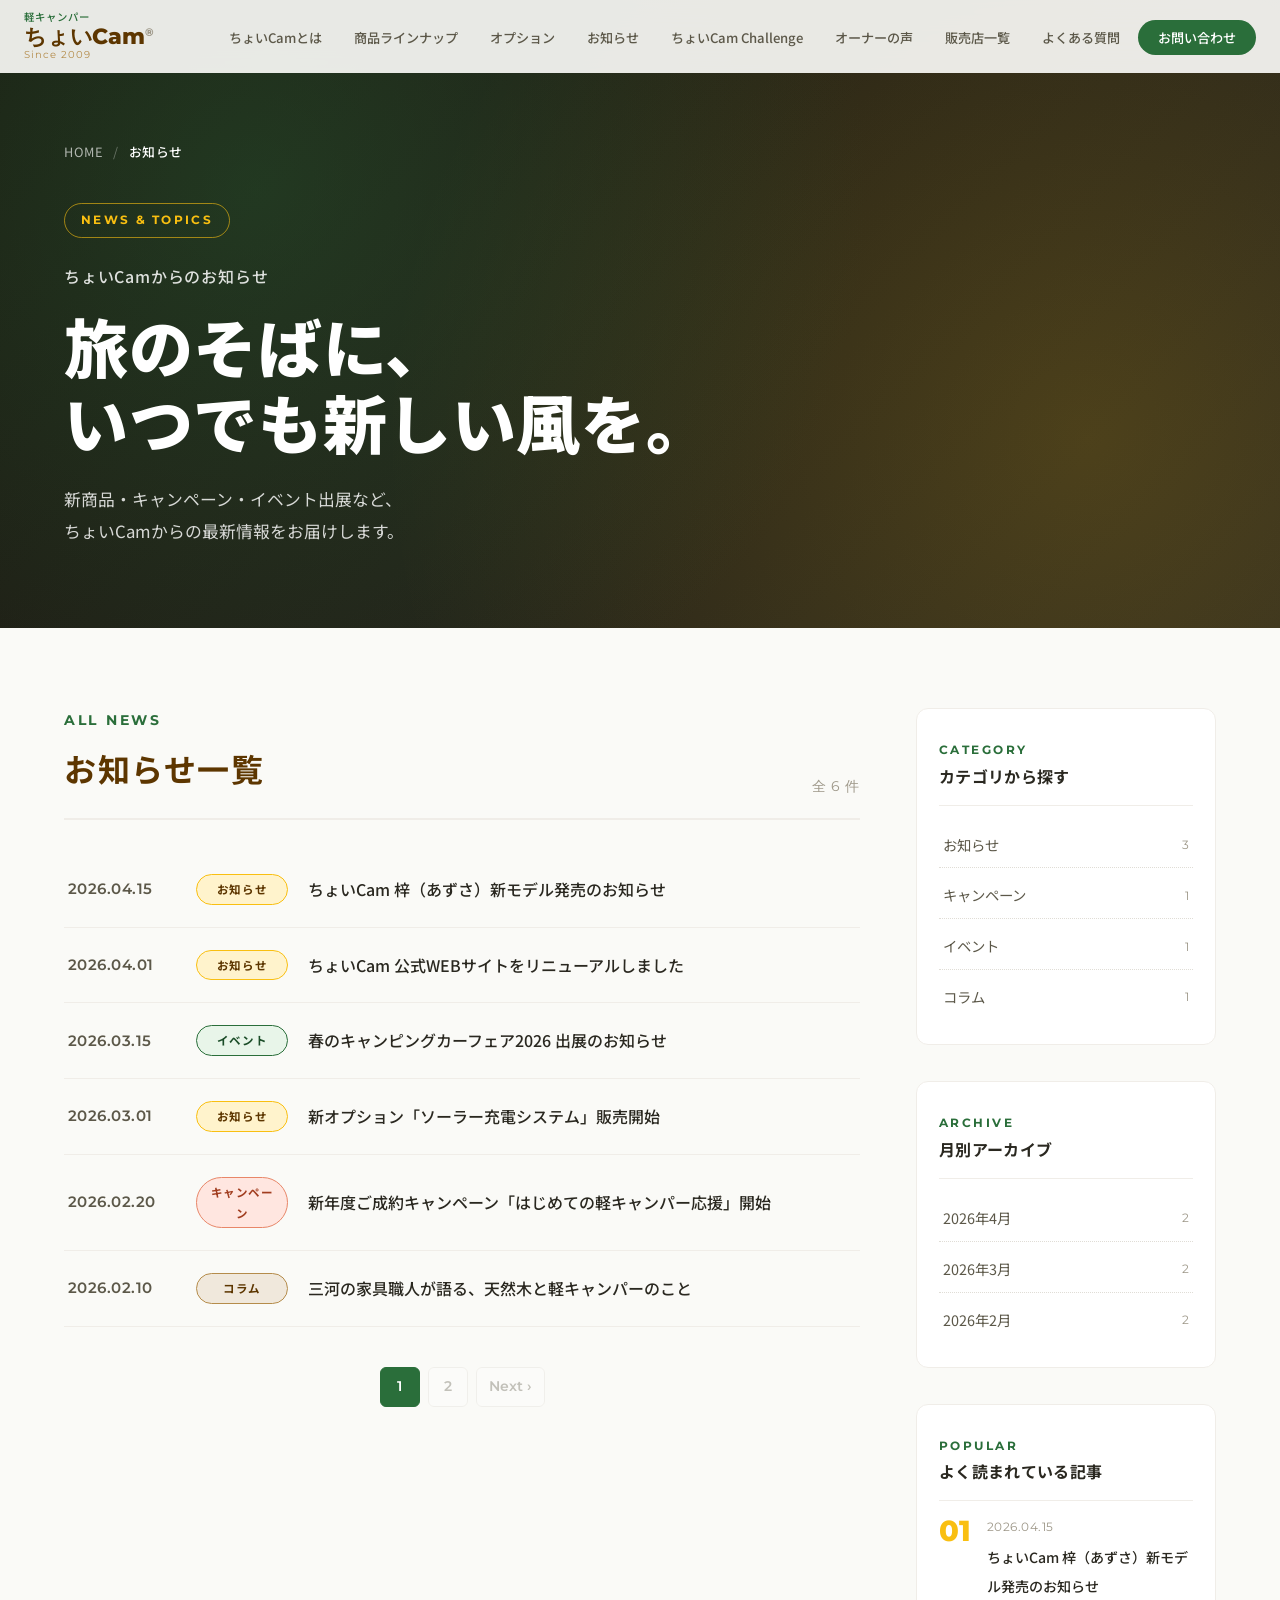
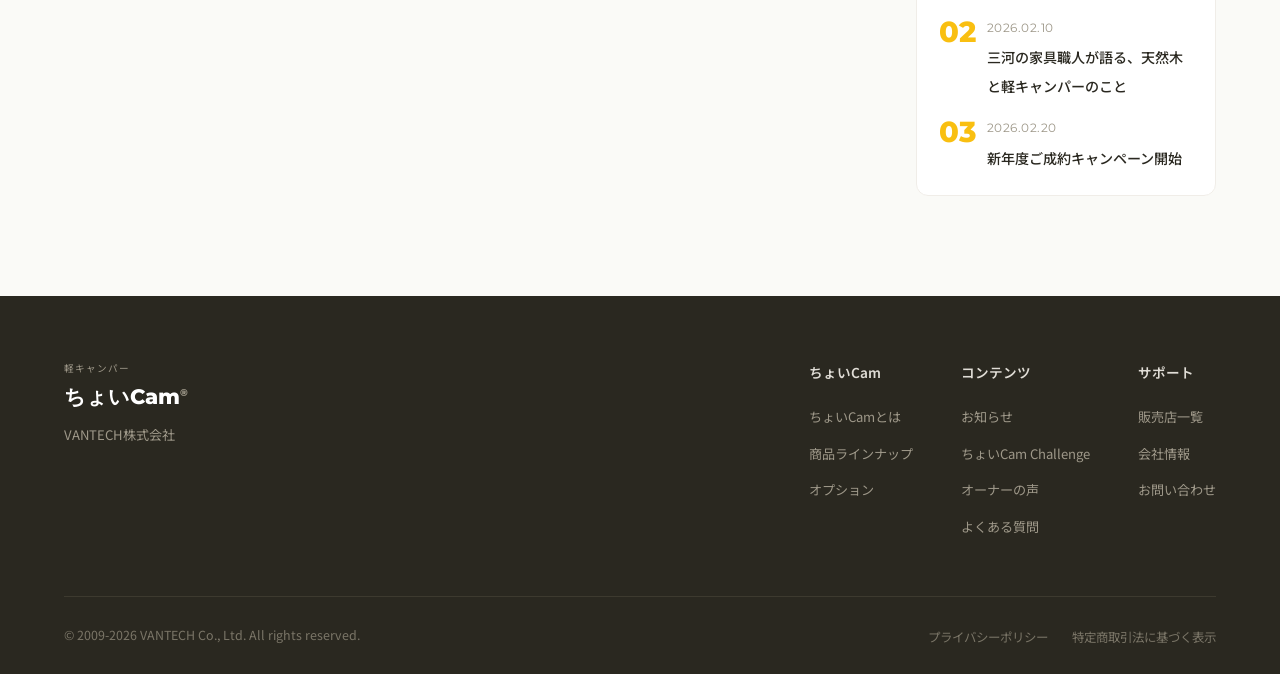
<file: news.html>
<!DOCTYPE html>
<html lang="ja">
<head>
  <meta charset="UTF-8">
  <meta name="viewport" content="width=device-width, initial-scale=1.0">
  <title>お知らせ一覧｜ちょいCam</title>
  <meta name="description" content="ちょいCamからの最新のお知らせ・キャンペーン情報・イベント出展・コラムを一覧でご覧いただけます。">
  <link rel="preconnect" href="https://fonts.googleapis.com">
  <link rel="preconnect" href="https://fonts.gstatic.com" crossorigin>
  <link href="https://fonts.googleapis.com/css2?family=Noto+Sans+JP:wght@300;400;500;700;900&family=Montserrat:wght@400;600;700;800&display=swap" rel="stylesheet">
  <link rel="stylesheet" href="style.css">
</head>
<body>

  <header class="header" id="header">
    <div class="header__inner">
      <a href="index.html" class="header__logo">
        <span class="header__logo-sub">軽キャンパー</span>
        <span class="header__logo-main">ちょいCam<sup>&reg;</sup></span>
        <span class="header__logo-since">Since 2009</span>
      </a>
      <nav class="header__nav" id="nav">
        <ul class="header__nav-list">
          <li><a href="index.html#about">ちょいCamとは</a></li>
          <li><a href="index.html#lineup">商品ラインナップ</a></li>
          <li><a href="index.html#options">オプション</a></li>
          <li><a href="news.html">お知らせ</a></li>
          <li><a href="index.html#challenge">ちょいCam Challenge</a></li>
          <li><a href="index.html#voice">オーナーの声</a></li>
          <li><a href="index.html#dealers">販売店一覧</a></li>
          <li><a href="index.html#faq">よくある質問</a></li>
          <li><a href="index.html#contact" class="header__nav-cta">お問い合わせ</a></li>
        </ul>
      </nav>
      <button class="header__hamburger" id="hamburger" aria-label="メニュー">
        <span></span><span></span><span></span>
      </button>
    </div>
  </header>

  <section class="page-hero">
    <div class="page-hero__bg"></div>
    <div class="container">
      <nav class="breadcrumb" aria-label="パンくずリスト">
        <a href="index.html">HOME</a>
        <span class="breadcrumb__sep">/</span>
        <span class="breadcrumb__current">お知らせ</span>
      </nav>
      <div class="page-hero__content">
        <span class="page-hero__badge">NEWS &amp; TOPICS</span>
        <p class="page-hero__sub fade-up">ちょいCamからのお知らせ</p>
        <h1 class="page-hero__title fade-up delay-1">旅のそばに、<br>いつでも新しい風を。</h1>
        <p class="page-hero__desc fade-up delay-2">
          新商品・キャンペーン・イベント出展など、<br>
          ちょいCamからの最新情報をお届けします。
        </p>
      </div>
    </div>
  </section>

  <section class="news-list">
    <div class="container">
      <div class="news-list__layout">

        <!-- ===== Main ===== -->
        <div class="news-list__main fade-up">
          <div class="news-list__header">
            <div class="section-header section-header--left" style="margin-bottom:0;">
              <span class="section-header__en">ALL NEWS</span>
              <h2 class="section-header__ja">お知らせ一覧</h2>
            </div>
            <span class="news-list__count">全 6 件</span>
          </div>

          <div class="news-list__items">
            <a href="news-azusa-release.html" class="news-list__item">
              <time class="news-list__date">2026.04.15</time>
              <span class="news-cat news-cat--info">お知らせ</span>
              <span class="news-list__title">ちょいCam 梓（あずさ）新モデル発売のお知らせ</span>
            </a>
            <a href="news-renewal.html" class="news-list__item">
              <time class="news-list__date">2026.04.01</time>
              <span class="news-cat news-cat--info">お知らせ</span>
              <span class="news-list__title">ちょいCam 公式WEBサイトをリニューアルしました</span>
            </a>
            <a href="news-fair-2026spring.html" class="news-list__item">
              <time class="news-list__date">2026.03.15</time>
              <span class="news-cat news-cat--event">イベント</span>
              <span class="news-list__title">春のキャンピングカーフェア2026 出展のお知らせ</span>
            </a>
            <a href="news-solar.html" class="news-list__item">
              <time class="news-list__date">2026.03.01</time>
              <span class="news-cat news-cat--info">お知らせ</span>
              <span class="news-list__title">新オプション「ソーラー充電システム」販売開始</span>
            </a>
            <a href="news-campaign-2026spring.html" class="news-list__item">
              <time class="news-list__date">2026.02.20</time>
              <span class="news-cat news-cat--campaign">キャンペーン</span>
              <span class="news-list__title">新年度ご成約キャンペーン「はじめての軽キャンパー応援」開始</span>
            </a>
            <a href="news-hinoki-column.html" class="news-list__item">
              <time class="news-list__date">2026.02.10</time>
              <span class="news-cat news-cat--column">コラム</span>
              <span class="news-list__title">三河の家具職人が語る、天然木と軽キャンパーのこと</span>
            </a>
          </div>

          <div class="news-list__pager">
            <span class="is-current">1</span>
            <a href="#" aria-disabled="true" style="pointer-events:none;opacity:0.35;">2</a>
            <a href="#" aria-disabled="true" style="pointer-events:none;opacity:0.35;">Next &rsaquo;</a>
          </div>
        </div>

        <!-- ===== Sidebar ===== -->
        <aside class="news-side fade-up delay-1">
          <div class="news-side__block">
            <span class="news-side__title">CATEGORY</span>
            <span class="news-side__title-ja">カテゴリから探す</span>
            <div class="news-side__list">
              <a href="#">お知らせ<span class="news-side__list-count">3</span></a>
              <a href="#">キャンペーン<span class="news-side__list-count">1</span></a>
              <a href="#">イベント<span class="news-side__list-count">1</span></a>
              <a href="#">コラム<span class="news-side__list-count">1</span></a>
            </div>
          </div>

          <div class="news-side__block">
            <span class="news-side__title">ARCHIVE</span>
            <span class="news-side__title-ja">月別アーカイブ</span>
            <div class="news-side__list">
              <a href="#">2026年4月<span class="news-side__list-count">2</span></a>
              <a href="#">2026年3月<span class="news-side__list-count">2</span></a>
              <a href="#">2026年2月<span class="news-side__list-count">2</span></a>
            </div>
          </div>

          <div class="news-side__block">
            <span class="news-side__title">POPULAR</span>
            <span class="news-side__title-ja">よく読まれている記事</span>
            <div class="news-side__popular">
              <div class="news-side__popular-item">
                <span class="news-side__popular-rank">01</span>
                <div class="news-side__popular-text">
                  <time>2026.04.15</time>
                  <a href="news-azusa-release.html">ちょいCam 梓（あずさ）新モデル発売のお知らせ</a>
                </div>
              </div>
              <div class="news-side__popular-item">
                <span class="news-side__popular-rank">02</span>
                <div class="news-side__popular-text">
                  <time>2026.02.10</time>
                  <a href="news-hinoki-column.html">三河の家具職人が語る、天然木と軽キャンパーのこと</a>
                </div>
              </div>
              <div class="news-side__popular-item">
                <span class="news-side__popular-rank">03</span>
                <div class="news-side__popular-text">
                  <time>2026.02.20</time>
                  <a href="news-campaign-2026spring.html">新年度ご成約キャンペーン開始</a>
                </div>
              </div>
            </div>
          </div>
        </aside>
      </div>
    </div>
  </section>

  <footer class="footer">
    <div class="container">
      <div class="footer__inner">
        <div class="footer__brand">
          <div class="footer__logo">
            <span class="footer__logo-sub">軽キャンパー</span>
            <span class="footer__logo-main">ちょいCam<sup>&reg;</sup></span>
          </div>
          <p class="footer__brand-text">VANTECH株式会社</p>
        </div>
        <div class="footer__links">
          <div class="footer__links-col">
            <h4>ちょいCam</h4>
            <ul>
              <li><a href="index.html#about">ちょいCamとは</a></li>
              <li><a href="index.html#lineup">商品ラインナップ</a></li>
              <li><a href="index.html#options">オプション</a></li>
            </ul>
          </div>
          <div class="footer__links-col">
            <h4>コンテンツ</h4>
            <ul>
              <li><a href="news.html">お知らせ</a></li>
              <li><a href="index.html#challenge">ちょいCam Challenge</a></li>
              <li><a href="index.html#voice">オーナーの声</a></li>
              <li><a href="index.html#faq">よくある質問</a></li>
            </ul>
          </div>
          <div class="footer__links-col">
            <h4>サポート</h4>
            <ul>
              <li><a href="index.html#dealers">販売店一覧</a></li>
              <li><a href="index.html#company">会社情報</a></li>
              <li><a href="index.html#contact">お問い合わせ</a></li>
            </ul>
          </div>
        </div>
      </div>
      <div class="footer__bottom">
        <p>&copy; 2009-2026 VANTECH Co., Ltd. All rights reserved.</p>
        <ul class="footer__bottom-links">
          <li><a href="#">プライバシーポリシー</a></li>
          <li><a href="#">特定商取引法に基づく表示</a></li>
        </ul>
      </div>
    </div>
  </footer>

  <a href="#header" class="back-to-top" id="backToTop" aria-label="ページトップへ">
    <svg viewBox="0 0 24 24" fill="none" stroke="currentColor" stroke-width="2">
      <polyline points="18 15 12 9 6 15"/>
    </svg>
  </a>

  <script src="script.js"></script>
</body>
</html>
</file>
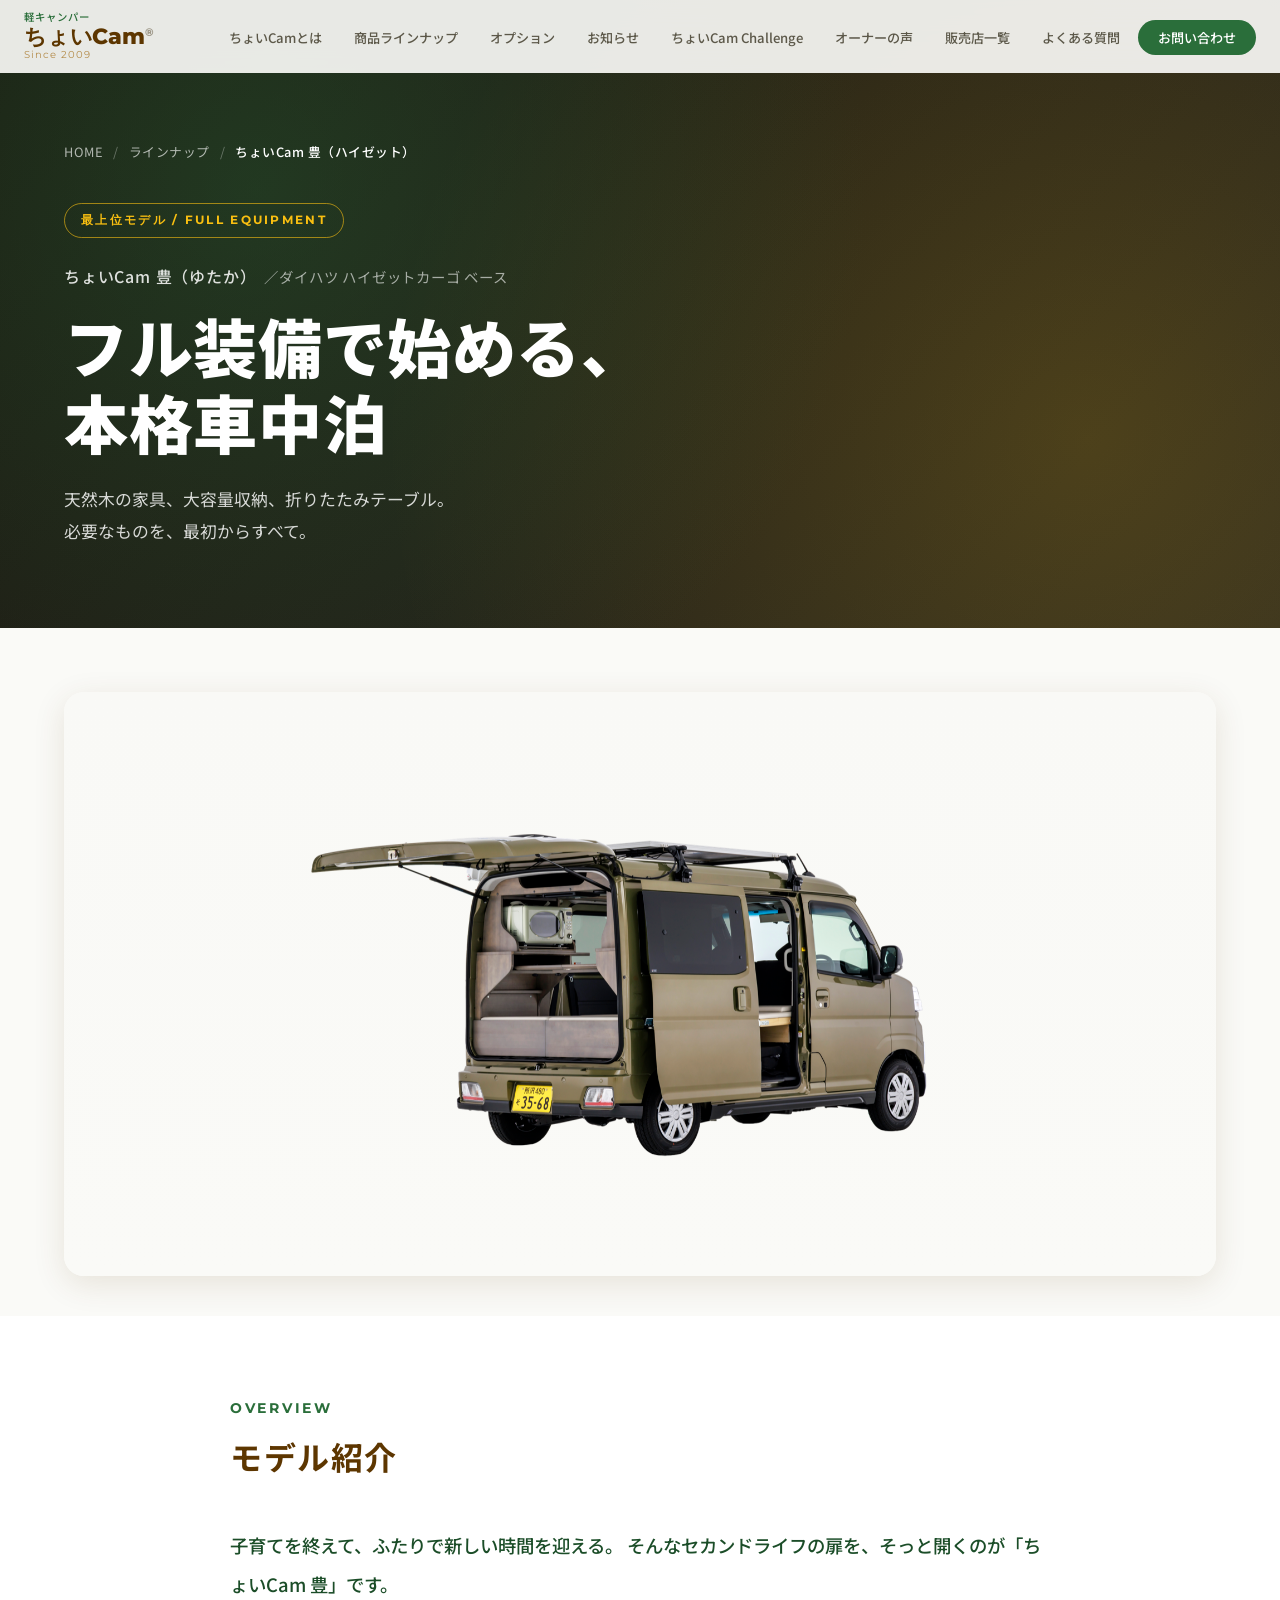
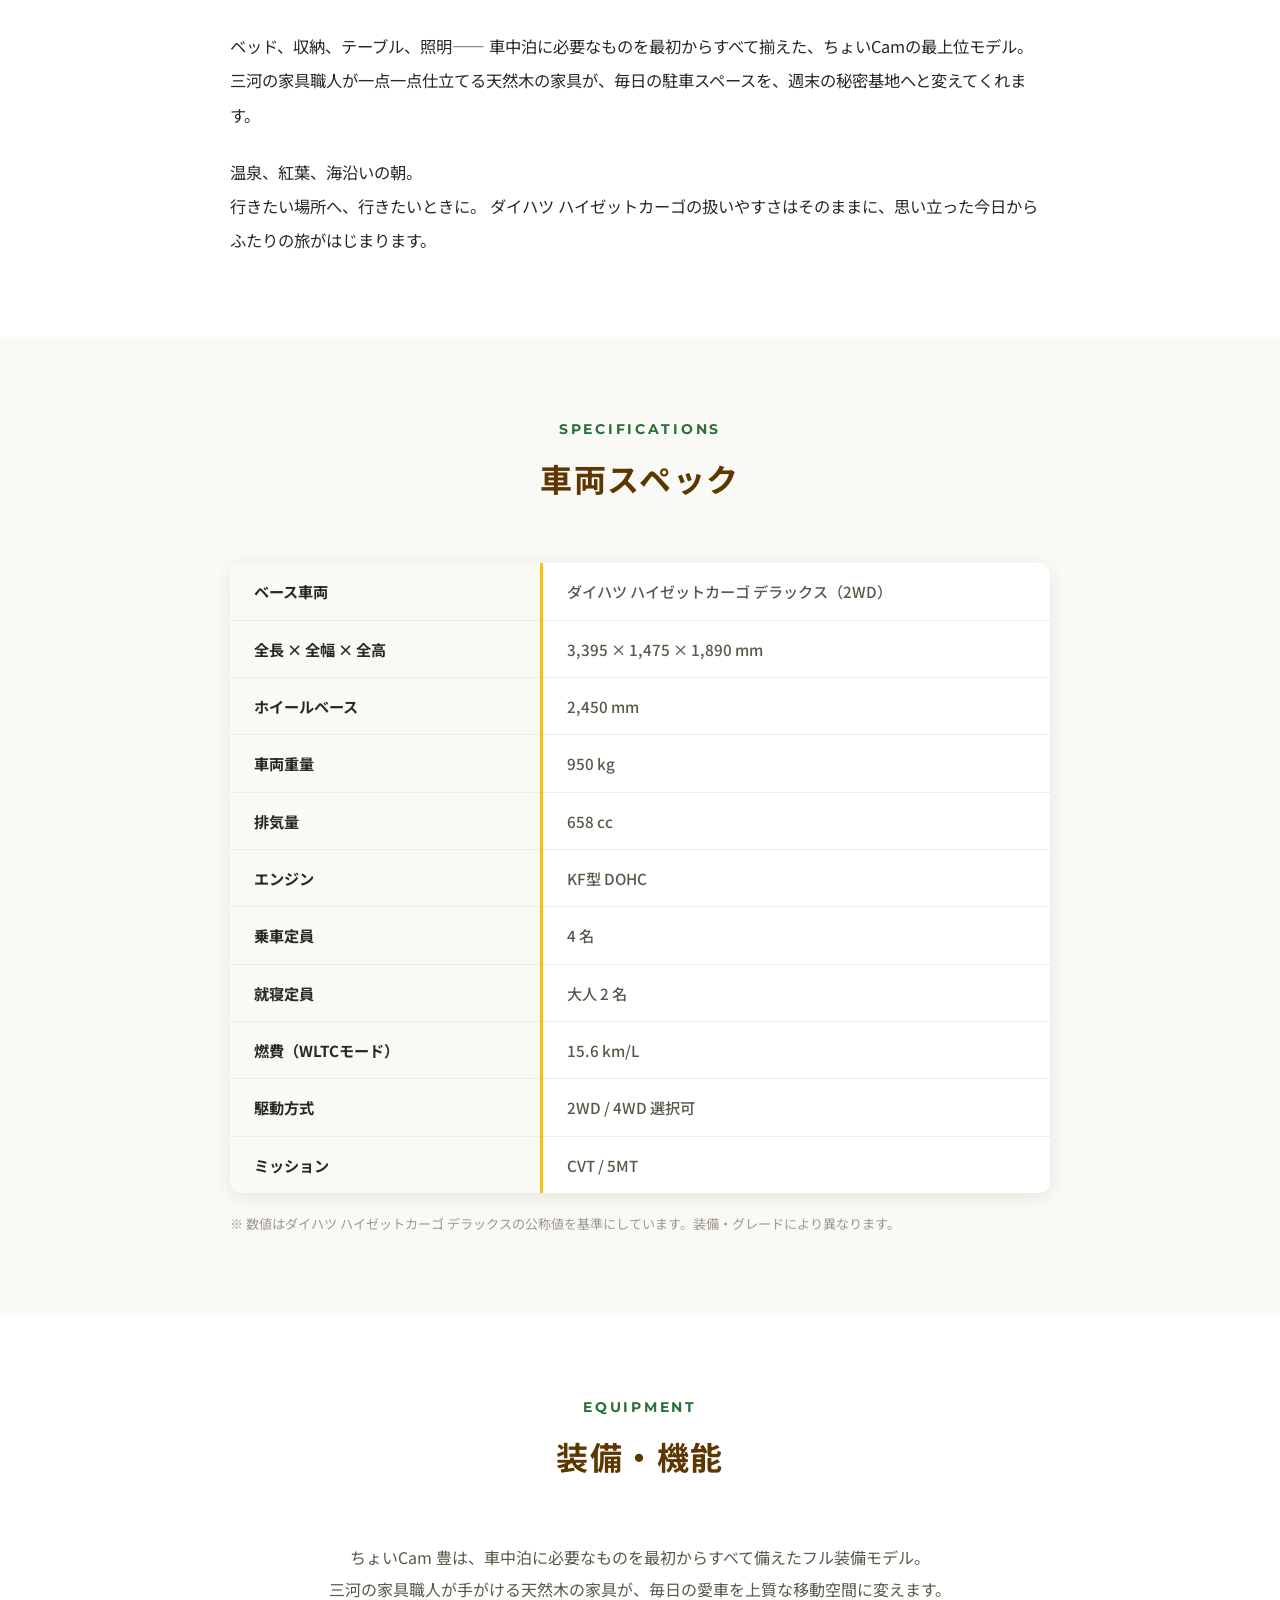
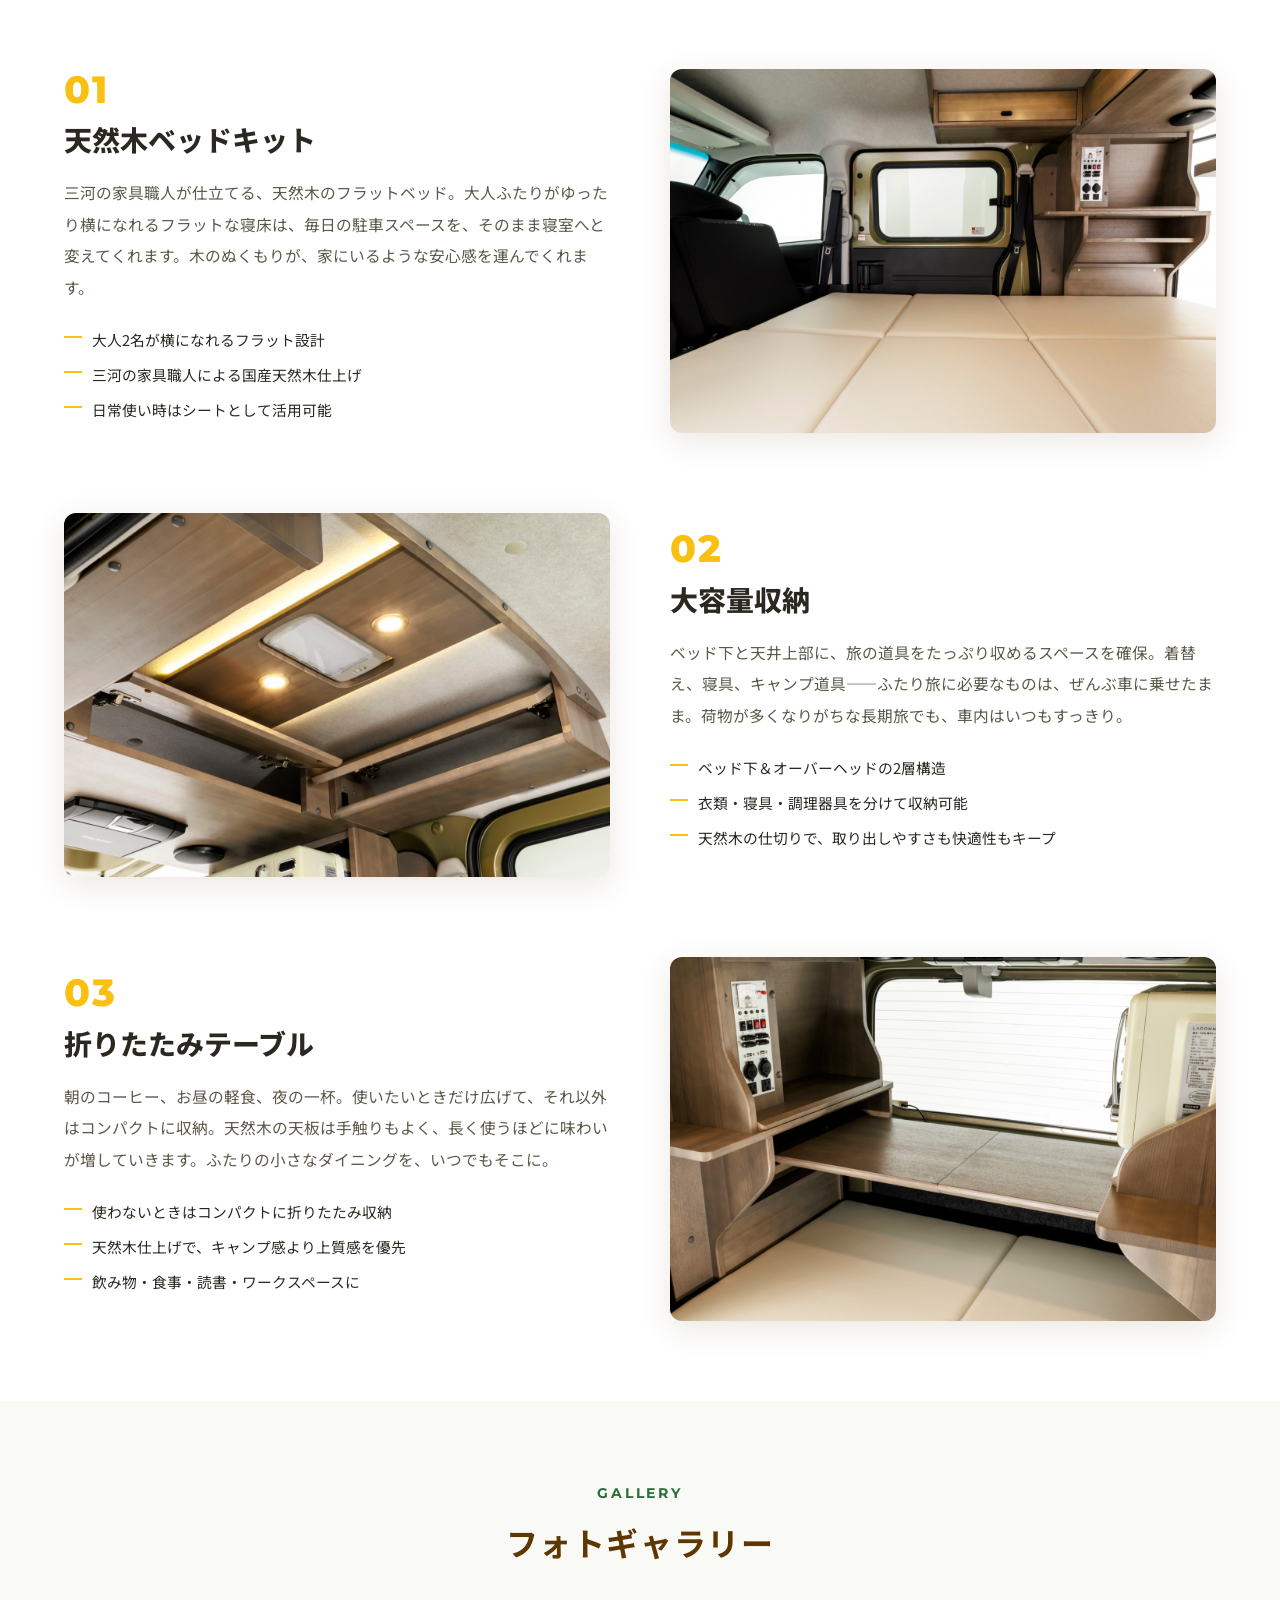
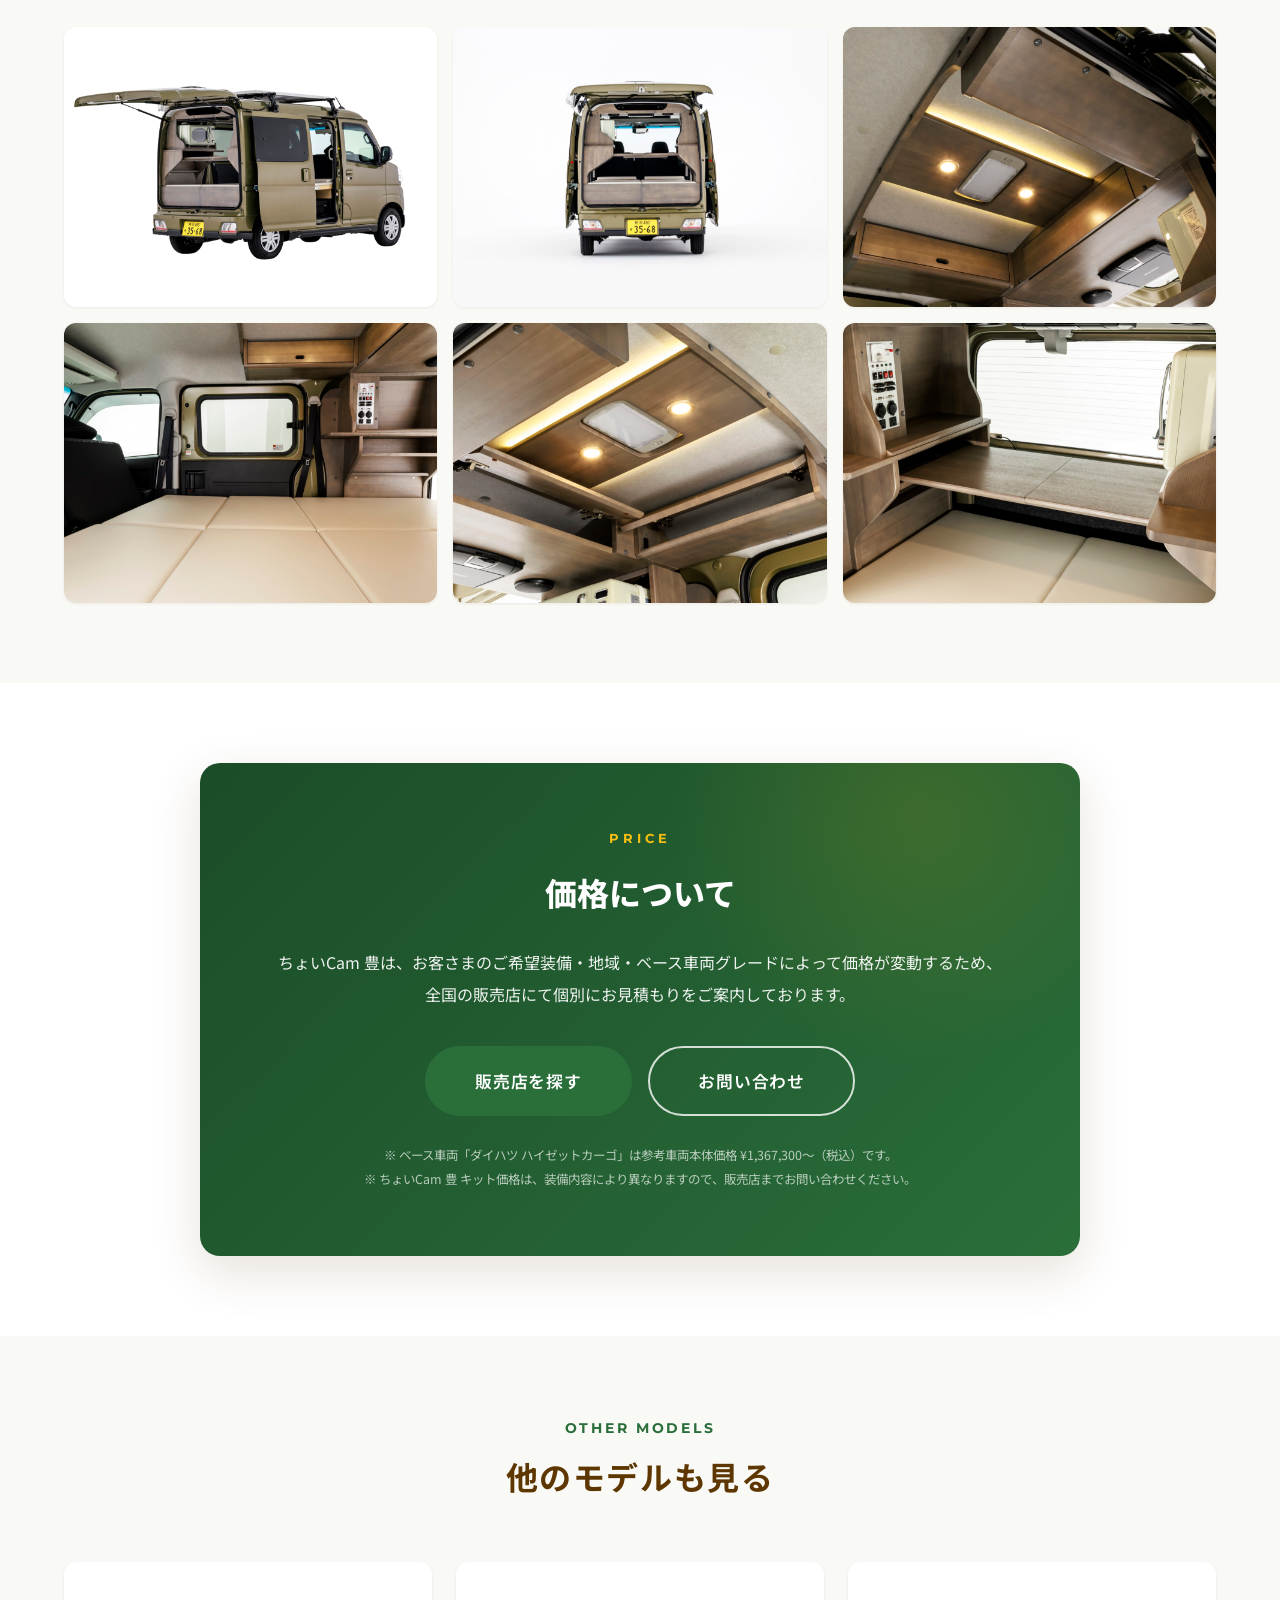
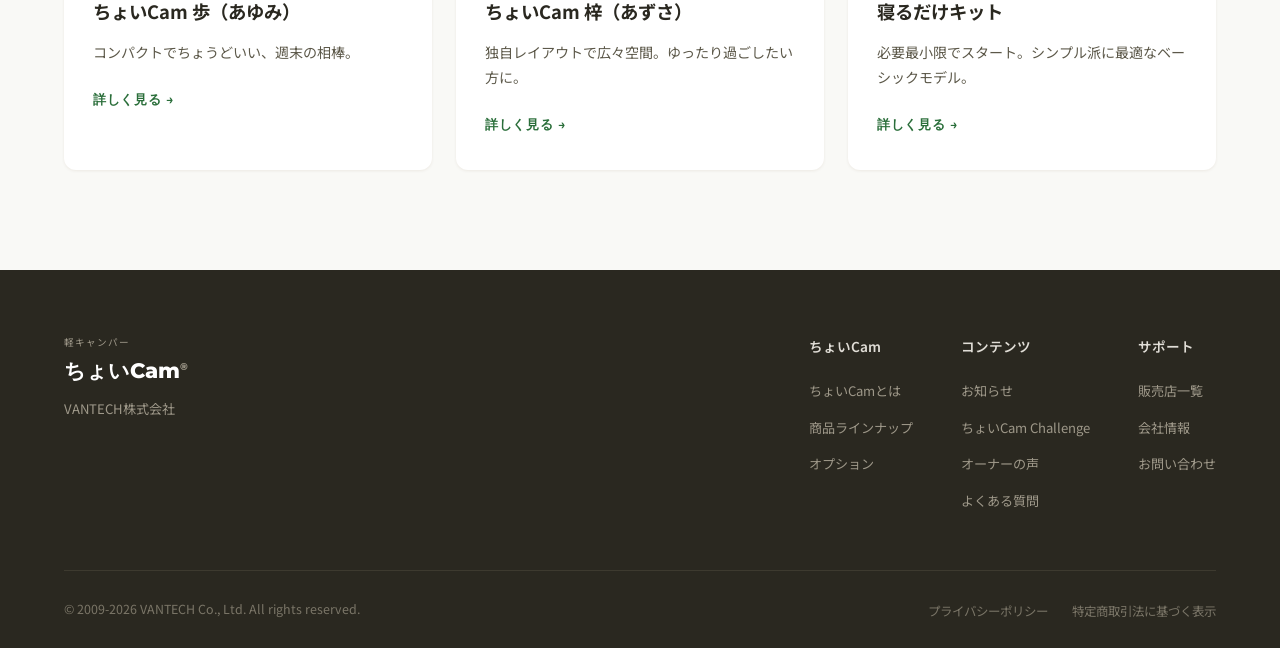
<file: yutaka-daihatsu.html>
<!DOCTYPE html>
<html lang="ja">
<head>
  <meta charset="UTF-8">
  <meta name="viewport" content="width=device-width, initial-scale=1.0">
  <title>ちょいCam 豊（ゆたか）ダイハツ ハイゼットカーゴ｜フル装備で始める、本格車中泊</title>
  <meta name="description" content="ちょいCamの最上位モデル「豊（ゆたか）」のダイハツ ハイゼットカーゴベース仕様。三河の家具職人による天然木の家具、大容量収納、折りたたみテーブルを備えたフル装備モデル。">
  <link rel="preconnect" href="https://fonts.googleapis.com">
  <link rel="preconnect" href="https://fonts.gstatic.com" crossorigin>
  <link href="https://fonts.googleapis.com/css2?family=Noto+Sans+JP:wght@300;400;500;700;900&family=Montserrat:wght@400;600;700;800&display=swap" rel="stylesheet">
  <link rel="stylesheet" href="style.css">
</head>
<body>

  <!-- ========== HEADER ========== -->
  <header class="header" id="header">
    <div class="header__inner">
      <a href="index.html" class="header__logo">
        <span class="header__logo-sub">軽キャンパー</span>
        <span class="header__logo-main">ちょいCam<sup>&reg;</sup></span>
        <span class="header__logo-since">Since 2009</span>
      </a>
      <nav class="header__nav" id="nav">
        <ul class="header__nav-list">
          <li><a href="index.html#about">ちょいCamとは</a></li>
          <li><a href="index.html#lineup">商品ラインナップ</a></li>
          <li><a href="index.html#options">オプション</a></li>
          <li><a href="news.html">お知らせ</a></li>
          <li><a href="index.html#challenge">ちょいCam Challenge</a></li>
          <li><a href="index.html#voice">オーナーの声</a></li>
          <li><a href="index.html#dealers">販売店一覧</a></li>
          <li><a href="index.html#faq">よくある質問</a></li>
          <li><a href="index.html#contact" class="header__nav-cta">お問い合わせ</a></li>
        </ul>
      </nav>
      <button class="header__hamburger" id="hamburger" aria-label="メニュー">
        <span></span><span></span><span></span>
      </button>
    </div>
  </header>

  <!-- ========== PAGE HERO ========== -->
  <section class="page-hero">
    <div class="page-hero__bg"></div>
    <div class="container">
      <nav class="breadcrumb" aria-label="パンくずリスト">
        <a href="index.html">HOME</a>
        <span class="breadcrumb__sep">/</span>
        <a href="index.html#lineup">ラインナップ</a>
        <span class="breadcrumb__sep">/</span>
        <span class="breadcrumb__current">ちょいCam 豊（ハイゼット）</span>
      </nav>
      <div class="page-hero__content">
        <span class="page-hero__badge">最上位モデル / FULL EQUIPMENT</span>
        <p class="page-hero__sub fade-up">ちょいCam 豊（ゆたか）<span>／ダイハツ ハイゼットカーゴ ベース</span></p>
        <h1 class="page-hero__title fade-up delay-1">フル装備で始める、<br>本格車中泊</h1>
        <p class="page-hero__desc fade-up delay-2">
          天然木の家具、大容量収納、折りたたみテーブル。<br>
          必要なものを、最初からすべて。
        </p>
      </div>
    </div>
  </section>

  <!-- ========== MAIN VISUAL ========== -->
  <section class="yutaka-visual">
    <div class="container">
      <figure class="yutaka-visual__figure fade-up">
        <img src="yutaka-hero.png" alt="ちょいCam 豊 ダイハツ ハイゼットカーゴ リアビュー" loading="lazy">
      </figure>
    </div>
  </section>

  <!-- ========== OVERVIEW ========== -->
  <section class="yutaka-overview">
    <div class="container">
      <div class="yutaka-overview__inner">
        <div class="section-header section-header--left fade-up">
          <span class="section-header__en">OVERVIEW</span>
          <h2 class="section-header__ja">モデル紹介</h2>
        </div>
        <div class="yutaka-overview__lead fade-up delay-1">
          <p>
            子育てを終えて、ふたりで新しい時間を迎える。
            そんなセカンドライフの扉を、そっと開くのが「ちょいCam 豊」です。
          </p>
          <p>
            ベッド、収納、テーブル、照明――
            車中泊に必要なものを最初からすべて揃えた、ちょいCamの最上位モデル。
            三河の家具職人が一点一点仕立てる天然木の家具が、毎日の駐車スペースを、週末の秘密基地へと変えてくれます。
          </p>
          <p>
            温泉、紅葉、海沿いの朝。<br>
            行きたい場所へ、行きたいときに。
            ダイハツ ハイゼットカーゴの扱いやすさはそのままに、思い立った今日からふたりの旅がはじまります。
          </p>
        </div>
      </div>
    </div>
  </section>

  <!-- ========== SPECS ========== -->
  <section class="yutaka-specs">
    <div class="container">
      <div class="section-header fade-up">
        <span class="section-header__en">SPECIFICATIONS</span>
        <h2 class="section-header__ja">車両スペック</h2>
      </div>
      <div class="yutaka-specs__wrap fade-up delay-1">
        <table class="yutaka-specs__table">
          <tbody>
            <tr><th>ベース車両</th><td>ダイハツ ハイゼットカーゴ デラックス（2WD）</td></tr>
            <tr><th>全長 × 全幅 × 全高</th><td>3,395 × 1,475 × 1,890 mm</td></tr>
            <tr><th>ホイールベース</th><td>2,450 mm</td></tr>
            <tr><th>車両重量</th><td>950 kg</td></tr>
            <tr><th>排気量</th><td>658 cc</td></tr>
            <tr><th>エンジン</th><td>KF型 DOHC</td></tr>
            <tr><th>乗車定員</th><td>4 名</td></tr>
            <tr><th>就寝定員</th><td>大人 2 名</td></tr>
            <tr><th>燃費（WLTCモード）</th><td>15.6 km/L</td></tr>
            <tr><th>駆動方式</th><td>2WD / 4WD 選択可</td></tr>
            <tr><th>ミッション</th><td>CVT / 5MT</td></tr>
          </tbody>
        </table>
        <p class="yutaka-specs__note">
          ※ 数値はダイハツ ハイゼットカーゴ デラックスの公称値を基準にしています。装備・グレードにより異なります。
        </p>
      </div>
    </div>
  </section>

  <!-- ========== EQUIPMENT ========== -->
  <section class="yutaka-equip">
    <div class="container">
      <div class="section-header fade-up">
        <span class="section-header__en">EQUIPMENT</span>
        <h2 class="section-header__ja">装備・機能</h2>
      </div>
      <p class="yutaka-equip__intro fade-up delay-1">
        ちょいCam 豊は、車中泊に必要なものを最初からすべて備えたフル装備モデル。<br>
        三河の家具職人が手がける天然木の家具が、毎日の愛車を上質な移動空間に変えます。
      </p>

      <div class="yutaka-equip__row fade-up">
        <div class="yutaka-equip__text">
          <span class="yutaka-equip__num">01</span>
          <h3>天然木ベッドキット</h3>
          <p>
            三河の家具職人が仕立てる、天然木のフラットベッド。大人ふたりがゆったり横になれるフラットな寝床は、毎日の駐車スペースを、そのまま寝室へと変えてくれます。木のぬくもりが、家にいるような安心感を運んでくれます。
          </p>
          <ul class="yutaka-equip__features">
            <li>大人2名が横になれるフラット設計</li>
            <li>三河の家具職人による国産天然木仕上げ</li>
            <li>日常使い時はシートとして活用可能</li>
          </ul>
        </div>
        <div class="yutaka-equip__image">
          <img src="yutaka-bed.jpg" alt="ちょいCam 豊 天然木ベッドキット" loading="lazy">
        </div>
      </div>

      <div class="yutaka-equip__row yutaka-equip__row--reverse fade-up">
        <div class="yutaka-equip__text">
          <span class="yutaka-equip__num">02</span>
          <h3>大容量収納</h3>
          <p>
            ベッド下と天井上部に、旅の道具をたっぷり収めるスペースを確保。着替え、寝具、キャンプ道具――ふたり旅に必要なものは、ぜんぶ車に乗せたまま。荷物が多くなりがちな長期旅でも、車内はいつもすっきり。
          </p>
          <ul class="yutaka-equip__features">
            <li>ベッド下＆オーバーヘッドの2層構造</li>
            <li>衣類・寝具・調理器具を分けて収納可能</li>
            <li>天然木の仕切りで、取り出しやすさも快適性もキープ</li>
          </ul>
        </div>
        <div class="yutaka-equip__image">
          <img src="yutaka-storage.jpg" alt="ちょいCam 豊 大容量収納" loading="lazy">
        </div>
      </div>

      <div class="yutaka-equip__row fade-up">
        <div class="yutaka-equip__text">
          <span class="yutaka-equip__num">03</span>
          <h3>折りたたみテーブル</h3>
          <p>
            朝のコーヒー、お昼の軽食、夜の一杯。使いたいときだけ広げて、それ以外はコンパクトに収納。天然木の天板は手触りもよく、長く使うほどに味わいが増していきます。ふたりの小さなダイニングを、いつでもそこに。
          </p>
          <ul class="yutaka-equip__features">
            <li>使わないときはコンパクトに折りたたみ収納</li>
            <li>天然木仕上げで、キャンプ感より上質感を優先</li>
            <li>飲み物・食事・読書・ワークスペースに</li>
          </ul>
        </div>
        <div class="yutaka-equip__image">
          <img src="yutaka-table.jpg" alt="ちょいCam 豊 折りたたみテーブル" loading="lazy">
        </div>
      </div>
    </div>
  </section>

  <!-- ========== GALLERY ========== -->
  <section class="yutaka-gallery">
    <div class="container">
      <div class="section-header fade-up">
        <span class="section-header__en">GALLERY</span>
        <h2 class="section-header__ja">フォトギャラリー</h2>
      </div>
      <div class="yutaka-gallery__grid fade-up delay-1">
        <figure><img src="yutaka-hero.png" alt="ちょいCam 豊（ハイゼット）サイドビュー" loading="lazy"></figure>
        <figure><img src="yutaka-rear.jpg" alt="ちょいCam 豊 リアオープン" loading="lazy"></figure>
        <figure><img src="yutaka-ceiling.jpg" alt="ちょいCam 豊 天井LEDライト" loading="lazy"></figure>
        <figure><img src="yutaka-bed.jpg" alt="ちょいCam 豊 ベッド展開" loading="lazy"></figure>
        <figure><img src="yutaka-storage.jpg" alt="ちょいCam 豊 オーバーヘッド収納" loading="lazy"></figure>
        <figure><img src="yutaka-table.jpg" alt="ちょいCam 豊 テーブル展開" loading="lazy"></figure>
      </div>
    </div>
  </section>

  <!-- ========== PRICE / CTA ========== -->
  <section class="yutaka-price">
    <div class="container">
      <div class="yutaka-price__card fade-up">
        <span class="yutaka-price__en">PRICE</span>
        <h2 class="yutaka-price__title">価格について</h2>
        <p class="yutaka-price__lead">
          ちょいCam 豊は、お客さまのご希望装備・地域・ベース車両グレードによって価格が変動するため、<br>
          全国の販売店にて個別にお見積もりをご案内しております。
        </p>
        <div class="yutaka-price__actions">
          <a href="index.html#dealers" class="btn btn--primary btn--large">販売店を探す</a>
          <a href="index.html#contact" class="btn btn--outline btn--large">お問い合わせ</a>
        </div>
        <p class="yutaka-price__note">
          ※ ベース車両「ダイハツ ハイゼットカーゴ」は参考車両本体価格 ¥1,367,300〜（税込）です。<br>
          ※ ちょいCam 豊 キット価格は、装備内容により異なりますので、販売店までお問い合わせください。
        </p>
      </div>
    </div>
  </section>

  <!-- ========== RELATED MODELS ========== -->
  <section class="yutaka-related">
    <div class="container">
      <div class="section-header fade-up">
        <span class="section-header__en">OTHER MODELS</span>
        <h2 class="section-header__ja">他のモデルも見る</h2>
      </div>
      <div class="yutaka-related__grid fade-up delay-1">
        <a href="ayumi.html" class="yutaka-related__card">
          <h3>ちょいCam 歩（あゆみ）</h3>
          <p>コンパクトでちょうどいい、週末の相棒。</p>
          <span class="yutaka-related__link">詳しく見る →</span>
        </a>
        <a href="azusa.html" class="yutaka-related__card">
          <h3>ちょいCam 梓（あずさ）</h3>
          <p>独自レイアウトで広々空間。ゆったり過ごしたい方に。</p>
          <span class="yutaka-related__link">詳しく見る →</span>
        </a>
        <a href="index.html#lineup" class="yutaka-related__card">
          <h3>寝るだけキット</h3>
          <p>必要最小限でスタート。シンプル派に最適なベーシックモデル。</p>
          <span class="yutaka-related__link">詳しく見る →</span>
        </a>
      </div>
    </div>
  </section>

  <!-- ========== FOOTER ========== -->
  <footer class="footer">
    <div class="container">
      <div class="footer__inner">
        <div class="footer__brand">
          <div class="footer__logo">
            <span class="footer__logo-sub">軽キャンパー</span>
            <span class="footer__logo-main">ちょいCam<sup>&reg;</sup></span>
          </div>
          <p class="footer__brand-text">VANTECH株式会社</p>
        </div>
        <div class="footer__links">
          <div class="footer__links-col">
            <h4>ちょいCam</h4>
            <ul>
              <li><a href="index.html#about">ちょいCamとは</a></li>
              <li><a href="index.html#lineup">商品ラインナップ</a></li>
              <li><a href="index.html#options">オプション</a></li>
            </ul>
          </div>
          <div class="footer__links-col">
            <h4>コンテンツ</h4>
            <ul>
              <li><a href="news.html">お知らせ</a></li>
              <li><a href="index.html#challenge">ちょいCam Challenge</a></li>
              <li><a href="index.html#voice">オーナーの声</a></li>
              <li><a href="index.html#faq">よくある質問</a></li>
            </ul>
          </div>
          <div class="footer__links-col">
            <h4>サポート</h4>
            <ul>
              <li><a href="index.html#dealers">販売店一覧</a></li>
              <li><a href="index.html#company">会社情報</a></li>
              <li><a href="index.html#contact">お問い合わせ</a></li>
            </ul>
          </div>
        </div>
      </div>
      <div class="footer__bottom">
        <p>&copy; 2009-2026 VANTECH Co., Ltd. All rights reserved.</p>
        <ul class="footer__bottom-links">
          <li><a href="#">プライバシーポリシー</a></li>
          <li><a href="#">特定商取引法に基づく表示</a></li>
        </ul>
      </div>
    </div>
  </footer>

  <a href="#header" class="back-to-top" id="backToTop" aria-label="ページトップへ">
    <svg viewBox="0 0 24 24" fill="none" stroke="currentColor" stroke-width="2">
      <polyline points="18 15 12 9 6 15"/>
    </svg>
  </a>

  <script src="script.js"></script>
</body>
</html>
</file>
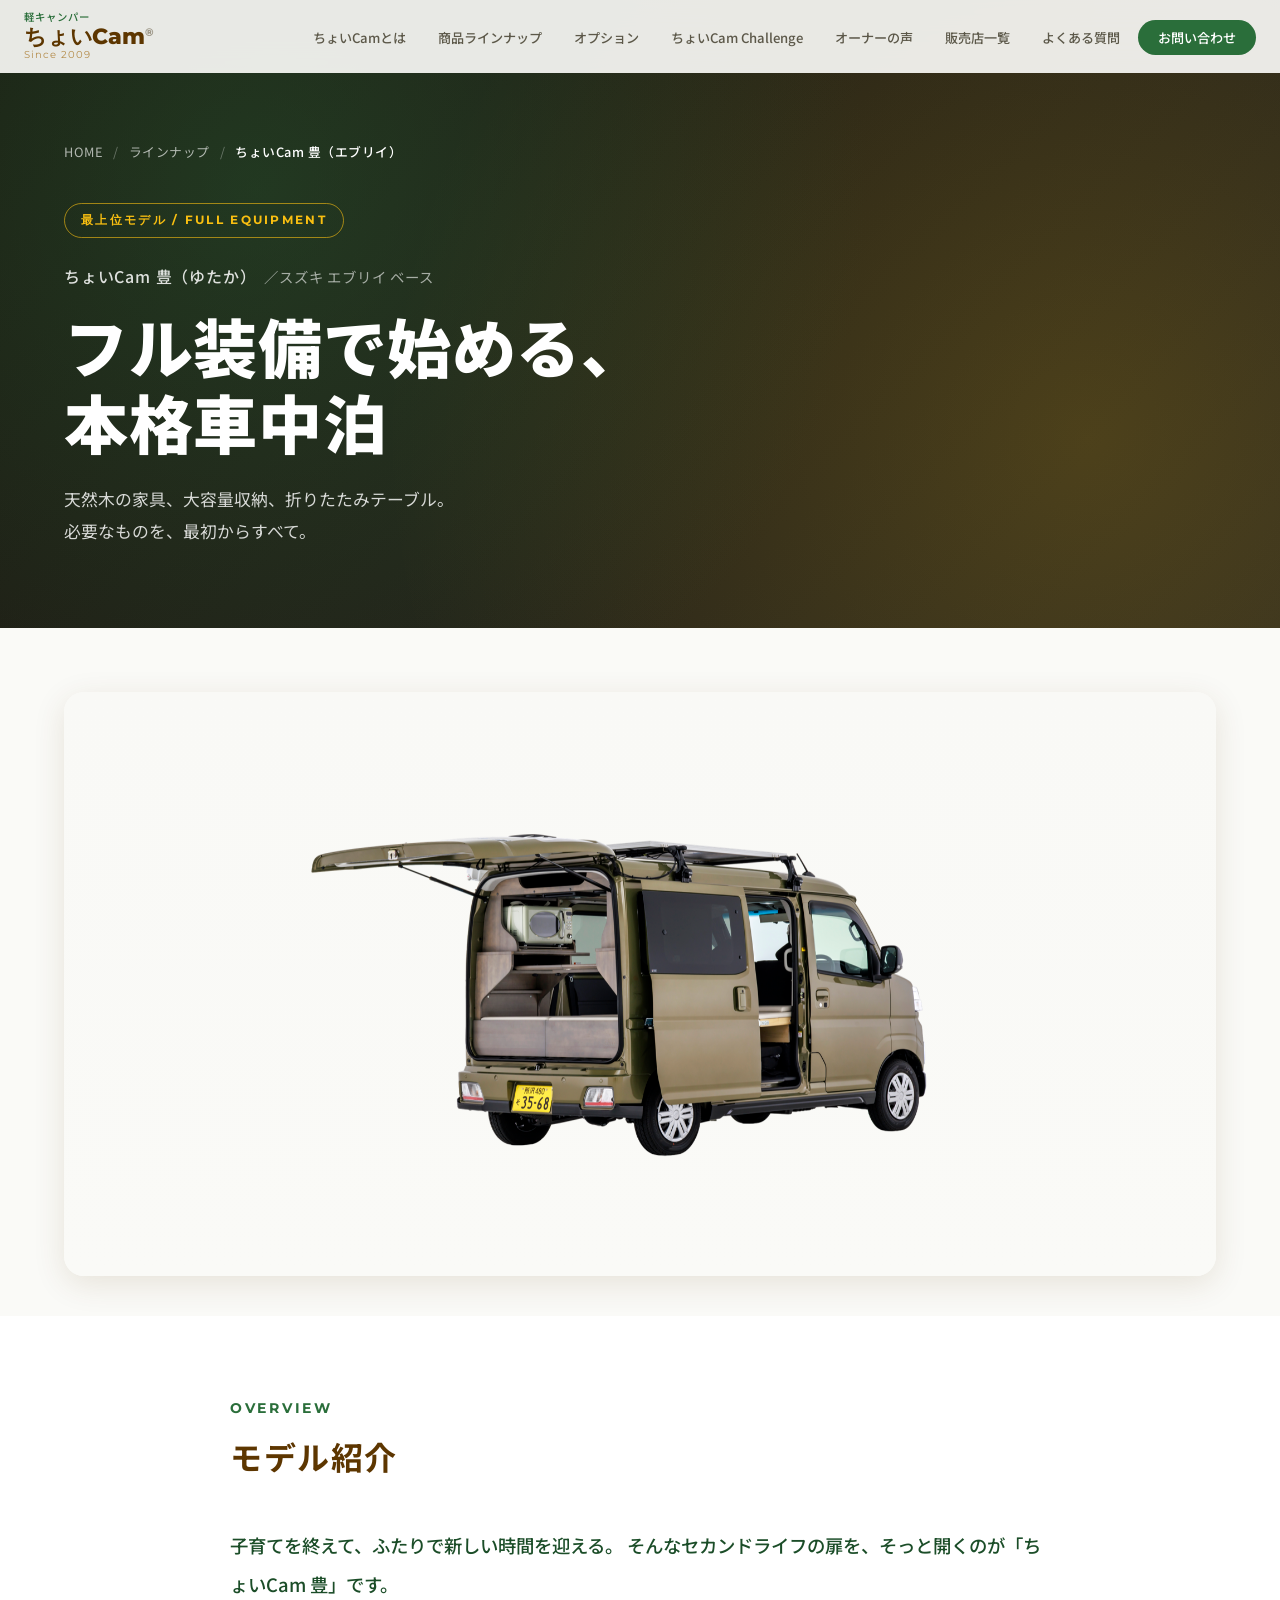
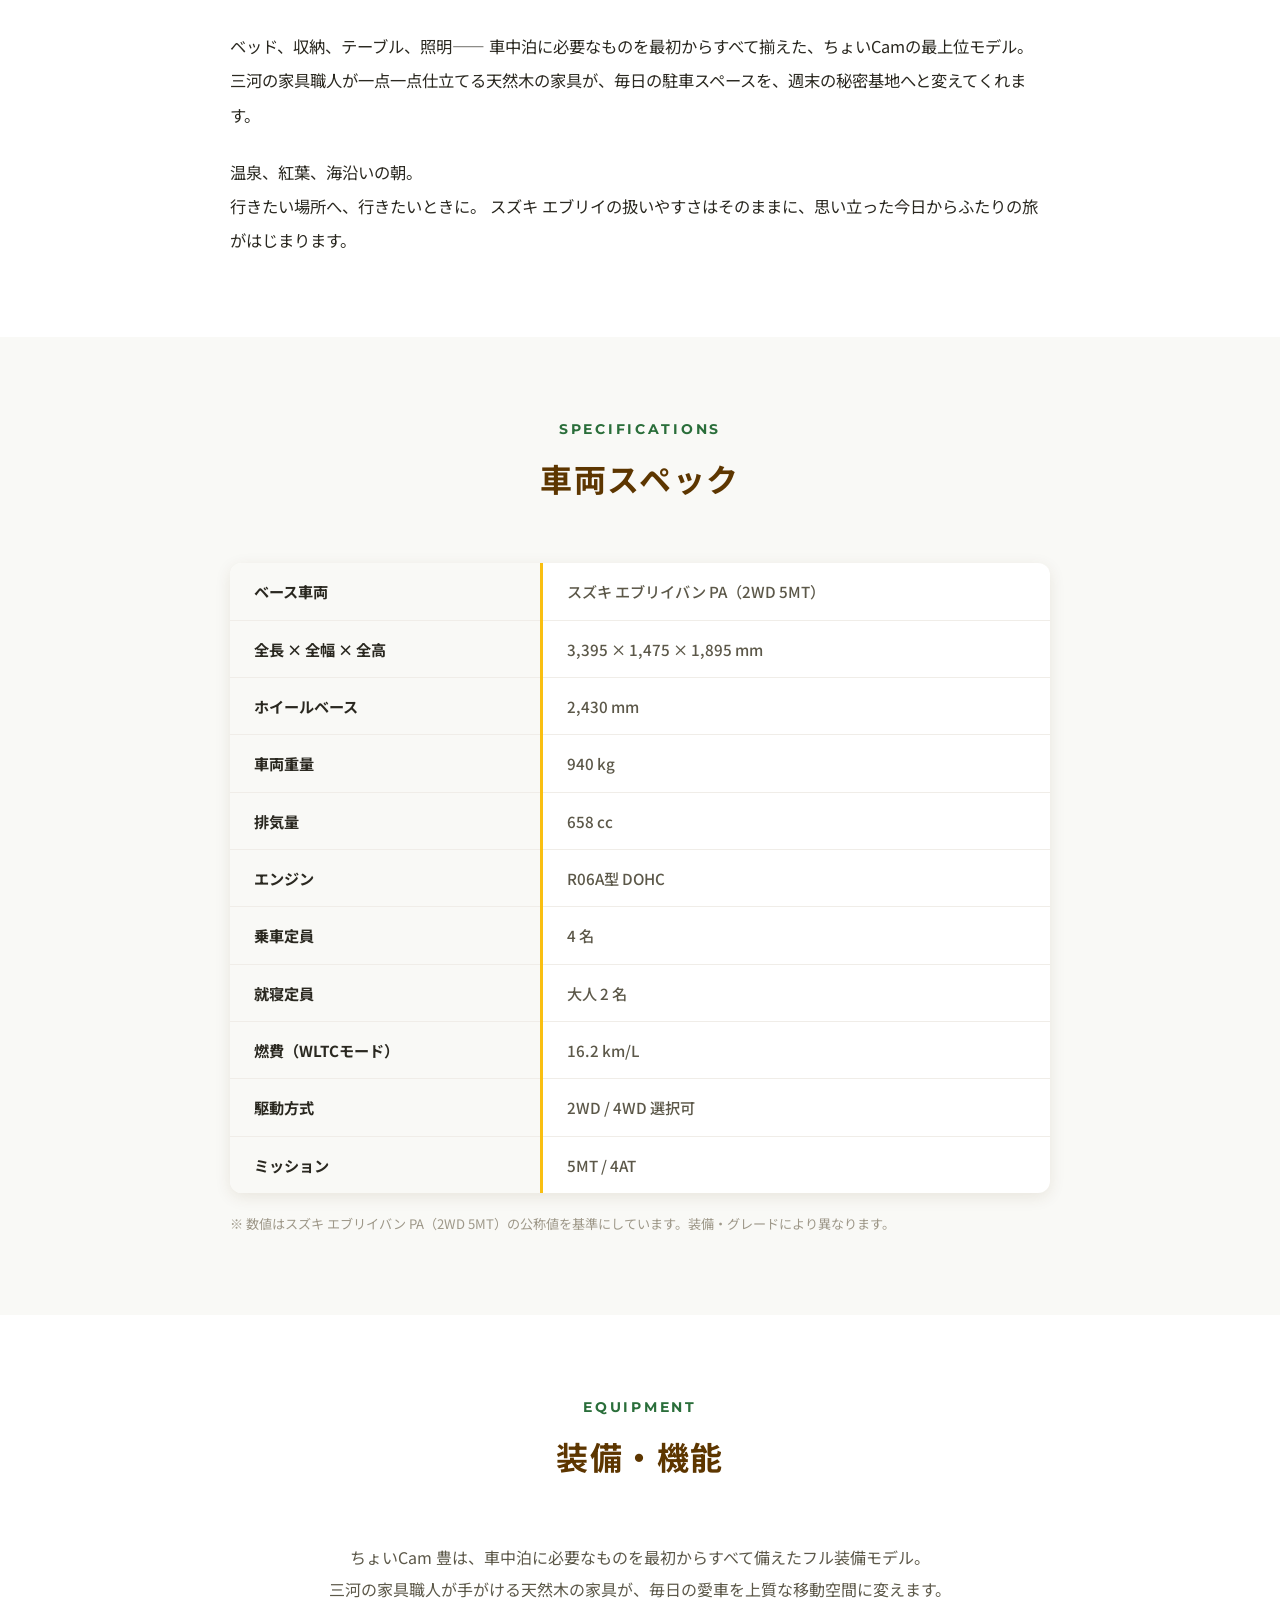
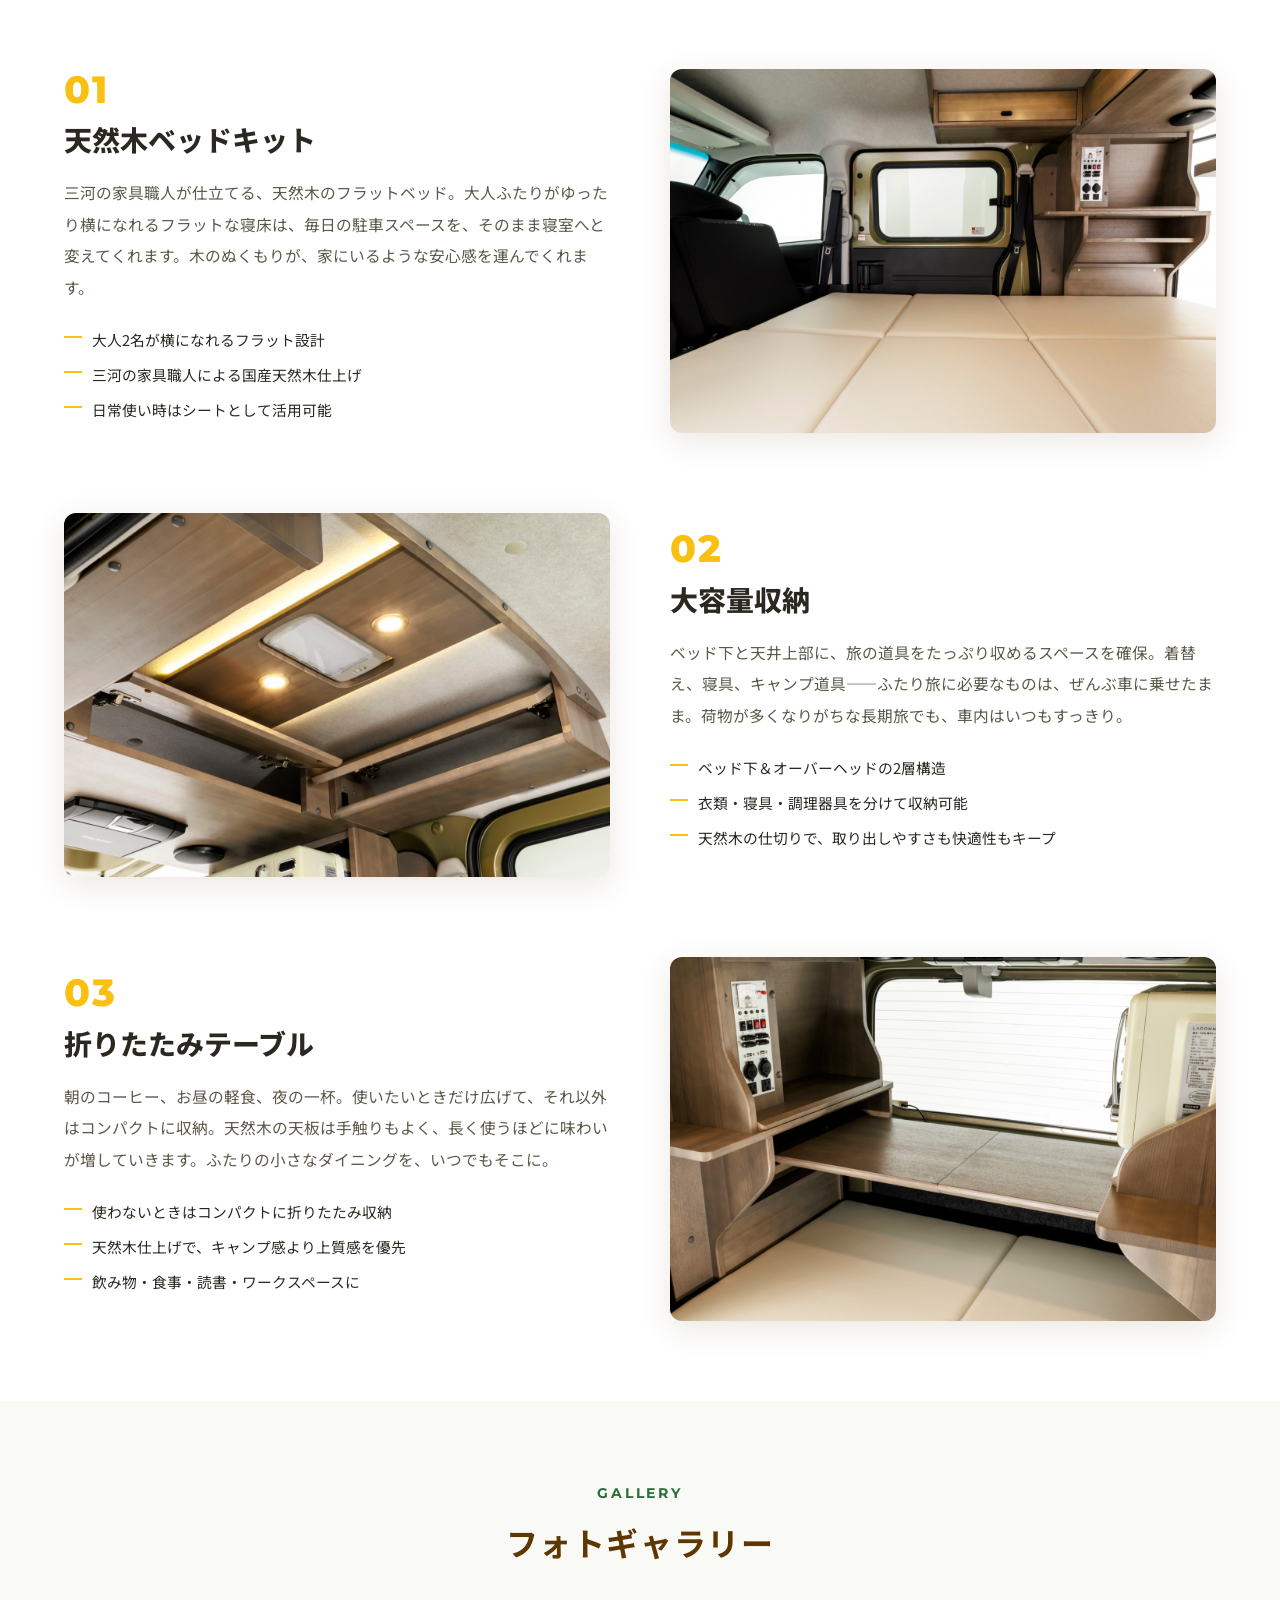
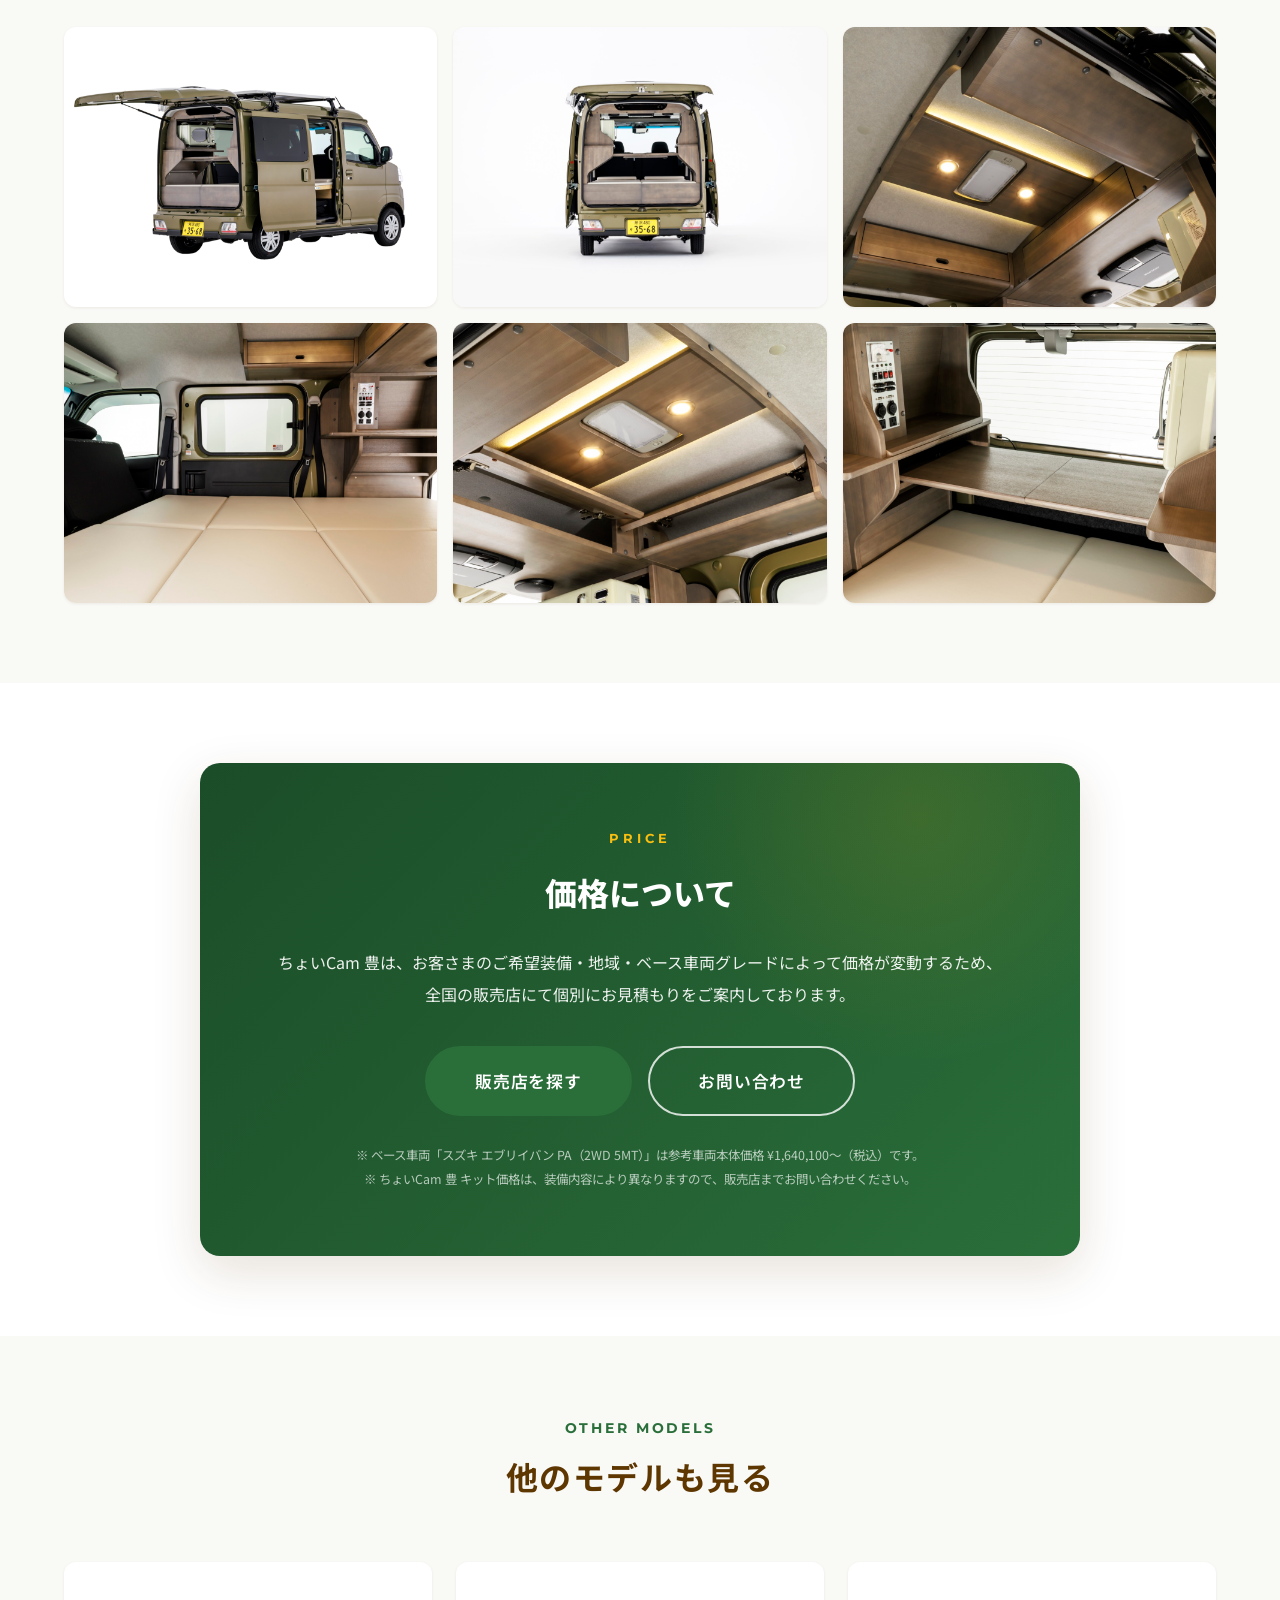
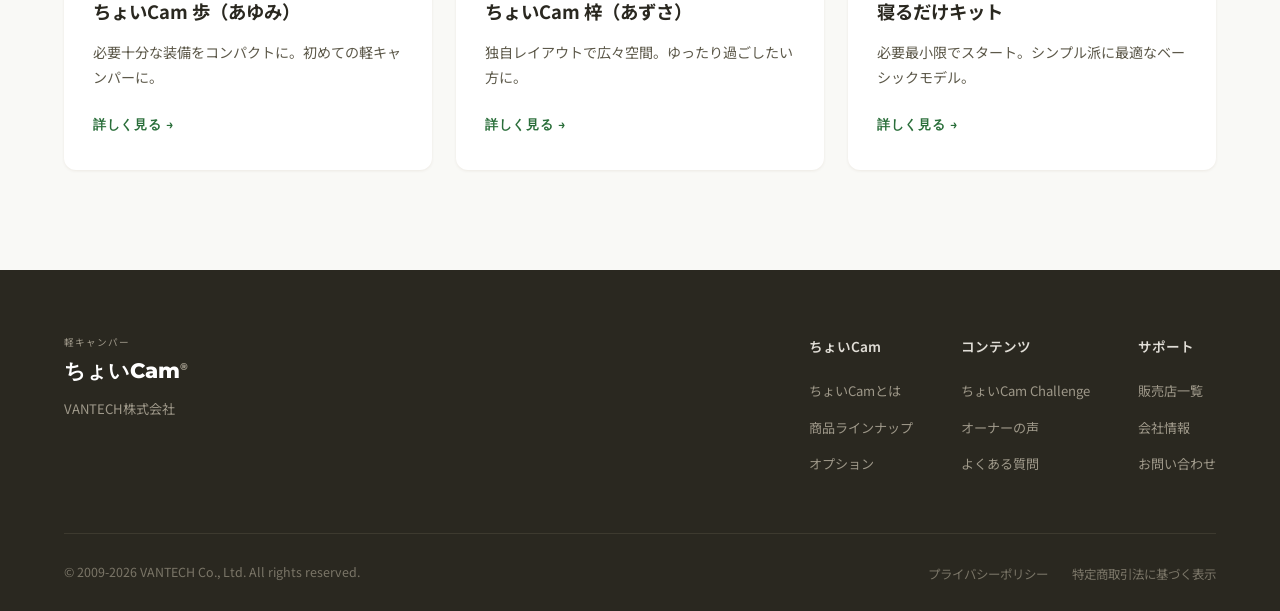
<file: yutaka.html>
<!DOCTYPE html>
<html lang="ja">
<head>
  <meta charset="UTF-8">
  <meta name="viewport" content="width=device-width, initial-scale=1.0">
  <title>ちょいCam 豊（ゆたか）スズキ エブリイ｜フル装備で始める、本格車中泊</title>
  <meta name="description" content="ちょいCamの最上位モデル「豊（ゆたか）」のスズキ エブリイベース仕様。三河の家具職人による天然木の家具、大容量収納、折りたたみテーブルを備えたフル装備モデル。">
  <link rel="preconnect" href="https://fonts.googleapis.com">
  <link rel="preconnect" href="https://fonts.gstatic.com" crossorigin>
  <link href="https://fonts.googleapis.com/css2?family=Noto+Sans+JP:wght@300;400;500;700;900&family=Montserrat:wght@400;600;700;800&display=swap" rel="stylesheet">
  <link rel="stylesheet" href="style.css">
</head>
<body>

  <!-- ========== HEADER ========== -->
  <header class="header" id="header">
    <div class="header__inner">
      <a href="index.html" class="header__logo">
        <span class="header__logo-sub">軽キャンパー</span>
        <span class="header__logo-main">ちょいCam<sup>&reg;</sup></span>
        <span class="header__logo-since">Since 2009</span>
      </a>
      <nav class="header__nav" id="nav">
        <ul class="header__nav-list">
          <li><a href="index.html#about">ちょいCamとは</a></li>
          <li><a href="index.html#lineup">商品ラインナップ</a></li>
          <li><a href="index.html#options">オプション</a></li>
          <li><a href="index.html#challenge">ちょいCam Challenge</a></li>
          <li><a href="index.html#voice">オーナーの声</a></li>
          <li><a href="index.html#dealers">販売店一覧</a></li>
          <li><a href="index.html#faq">よくある質問</a></li>
          <li><a href="index.html#contact" class="header__nav-cta">お問い合わせ</a></li>
        </ul>
      </nav>
      <button class="header__hamburger" id="hamburger" aria-label="メニュー">
        <span></span><span></span><span></span>
      </button>
    </div>
  </header>

  <!-- ========== PAGE HERO ========== -->
  <section class="page-hero">
    <div class="page-hero__bg"></div>
    <div class="container">
      <nav class="breadcrumb" aria-label="パンくずリスト">
        <a href="index.html">HOME</a>
        <span class="breadcrumb__sep">/</span>
        <a href="index.html#lineup">ラインナップ</a>
        <span class="breadcrumb__sep">/</span>
        <span class="breadcrumb__current">ちょいCam 豊（エブリイ）</span>
      </nav>
      <div class="page-hero__content">
        <span class="page-hero__badge">最上位モデル / FULL EQUIPMENT</span>
        <p class="page-hero__sub fade-up">ちょいCam 豊（ゆたか）<span>／スズキ エブリイ ベース</span></p>
        <h1 class="page-hero__title fade-up delay-1">フル装備で始める、<br>本格車中泊</h1>
        <p class="page-hero__desc fade-up delay-2">
          天然木の家具、大容量収納、折りたたみテーブル。<br>
          必要なものを、最初からすべて。
        </p>
      </div>
    </div>
  </section>

  <!-- ========== MAIN VISUAL ========== -->
  <section class="yutaka-visual">
    <div class="container">
      <figure class="yutaka-visual__figure fade-up">
        <img src="yutaka-hero.png" alt="ちょいCam 豊 スズキ エブリイ リアビュー" loading="lazy">
      </figure>
    </div>
  </section>

  <!-- ========== OVERVIEW ========== -->
  <section class="yutaka-overview">
    <div class="container">
      <div class="yutaka-overview__inner">
        <div class="section-header section-header--left fade-up">
          <span class="section-header__en">OVERVIEW</span>
          <h2 class="section-header__ja">モデル紹介</h2>
        </div>
        <div class="yutaka-overview__lead fade-up delay-1">
          <p>
            子育てを終えて、ふたりで新しい時間を迎える。
            そんなセカンドライフの扉を、そっと開くのが「ちょいCam 豊」です。
          </p>
          <p>
            ベッド、収納、テーブル、照明――
            車中泊に必要なものを最初からすべて揃えた、ちょいCamの最上位モデル。
            三河の家具職人が一点一点仕立てる天然木の家具が、毎日の駐車スペースを、週末の秘密基地へと変えてくれます。
          </p>
          <p>
            温泉、紅葉、海沿いの朝。<br>
            行きたい場所へ、行きたいときに。
            スズキ エブリイの扱いやすさはそのままに、思い立った今日からふたりの旅がはじまります。
          </p>
        </div>
      </div>
    </div>
  </section>

  <!-- ========== SPECS ========== -->
  <section class="yutaka-specs">
    <div class="container">
      <div class="section-header fade-up">
        <span class="section-header__en">SPECIFICATIONS</span>
        <h2 class="section-header__ja">車両スペック</h2>
      </div>
      <div class="yutaka-specs__wrap fade-up delay-1">
        <table class="yutaka-specs__table">
          <tbody>
            <tr><th>ベース車両</th><td>スズキ エブリイバン PA（2WD 5MT）</td></tr>
            <tr><th>全長 × 全幅 × 全高</th><td>3,395 × 1,475 × 1,895 mm</td></tr>
            <tr><th>ホイールベース</th><td>2,430 mm</td></tr>
            <tr><th>車両重量</th><td>940 kg</td></tr>
            <tr><th>排気量</th><td>658 cc</td></tr>
            <tr><th>エンジン</th><td>R06A型 DOHC</td></tr>
            <tr><th>乗車定員</th><td>4 名</td></tr>
            <tr><th>就寝定員</th><td>大人 2 名</td></tr>
            <tr><th>燃費（WLTCモード）</th><td>16.2 km/L</td></tr>
            <tr><th>駆動方式</th><td>2WD / 4WD 選択可</td></tr>
            <tr><th>ミッション</th><td>5MT / 4AT</td></tr>
          </tbody>
        </table>
        <p class="yutaka-specs__note">
          ※ 数値はスズキ エブリイバン PA（2WD 5MT）の公称値を基準にしています。装備・グレードにより異なります。
        </p>
      </div>
    </div>
  </section>

  <!-- ========== EQUIPMENT ========== -->
  <section class="yutaka-equip">
    <div class="container">
      <div class="section-header fade-up">
        <span class="section-header__en">EQUIPMENT</span>
        <h2 class="section-header__ja">装備・機能</h2>
      </div>
      <p class="yutaka-equip__intro fade-up delay-1">
        ちょいCam 豊は、車中泊に必要なものを最初からすべて備えたフル装備モデル。<br>
        三河の家具職人が手がける天然木の家具が、毎日の愛車を上質な移動空間に変えます。
      </p>

      <div class="yutaka-equip__row fade-up">
        <div class="yutaka-equip__text">
          <span class="yutaka-equip__num">01</span>
          <h3>天然木ベッドキット</h3>
          <p>
            三河の家具職人が仕立てる、天然木のフラットベッド。大人ふたりがゆったり横になれるフラットな寝床は、毎日の駐車スペースを、そのまま寝室へと変えてくれます。木のぬくもりが、家にいるような安心感を運んでくれます。
          </p>
          <ul class="yutaka-equip__features">
            <li>大人2名が横になれるフラット設計</li>
            <li>三河の家具職人による国産天然木仕上げ</li>
            <li>日常使い時はシートとして活用可能</li>
          </ul>
        </div>
        <div class="yutaka-equip__image">
          <img src="yutaka-bed.jpg" alt="ちょいCam 豊 天然木ベッドキット" loading="lazy">
        </div>
      </div>

      <div class="yutaka-equip__row yutaka-equip__row--reverse fade-up">
        <div class="yutaka-equip__text">
          <span class="yutaka-equip__num">02</span>
          <h3>大容量収納</h3>
          <p>
            ベッド下と天井上部に、旅の道具をたっぷり収めるスペースを確保。着替え、寝具、キャンプ道具――ふたり旅に必要なものは、ぜんぶ車に乗せたまま。荷物が多くなりがちな長期旅でも、車内はいつもすっきり。
          </p>
          <ul class="yutaka-equip__features">
            <li>ベッド下＆オーバーヘッドの2層構造</li>
            <li>衣類・寝具・調理器具を分けて収納可能</li>
            <li>天然木の仕切りで、取り出しやすさも快適性もキープ</li>
          </ul>
        </div>
        <div class="yutaka-equip__image">
          <img src="yutaka-storage.jpg" alt="ちょいCam 豊 大容量収納" loading="lazy">
        </div>
      </div>

      <div class="yutaka-equip__row fade-up">
        <div class="yutaka-equip__text">
          <span class="yutaka-equip__num">03</span>
          <h3>折りたたみテーブル</h3>
          <p>
            朝のコーヒー、お昼の軽食、夜の一杯。使いたいときだけ広げて、それ以外はコンパクトに収納。天然木の天板は手触りもよく、長く使うほどに味わいが増していきます。ふたりの小さなダイニングを、いつでもそこに。
          </p>
          <ul class="yutaka-equip__features">
            <li>使わないときはコンパクトに折りたたみ収納</li>
            <li>天然木仕上げで、キャンプ感より上質感を優先</li>
            <li>飲み物・食事・読書・ワークスペースに</li>
          </ul>
        </div>
        <div class="yutaka-equip__image">
          <img src="yutaka-table.jpg" alt="ちょいCam 豊 折りたたみテーブル" loading="lazy">
        </div>
      </div>
    </div>
  </section>

  <!-- ========== GALLERY ========== -->
  <section class="yutaka-gallery">
    <div class="container">
      <div class="section-header fade-up">
        <span class="section-header__en">GALLERY</span>
        <h2 class="section-header__ja">フォトギャラリー</h2>
      </div>
      <div class="yutaka-gallery__grid fade-up delay-1">
        <figure><img src="yutaka-hero.png" alt="ちょいCam 豊 サイドビュー" loading="lazy"></figure>
        <figure><img src="yutaka-rear.jpg" alt="ちょいCam 豊 リアオープン" loading="lazy"></figure>
        <figure><img src="yutaka-ceiling.jpg" alt="ちょいCam 豊 天井LEDライト" loading="lazy"></figure>
        <figure><img src="yutaka-bed.jpg" alt="ちょいCam 豊 ベッド展開" loading="lazy"></figure>
        <figure><img src="yutaka-storage.jpg" alt="ちょいCam 豊 オーバーヘッド収納" loading="lazy"></figure>
        <figure><img src="yutaka-table.jpg" alt="ちょいCam 豊 テーブル展開" loading="lazy"></figure>
      </div>
    </div>
  </section>

  <!-- ========== PRICE / CTA ========== -->
  <section class="yutaka-price">
    <div class="container">
      <div class="yutaka-price__card fade-up">
        <span class="yutaka-price__en">PRICE</span>
        <h2 class="yutaka-price__title">価格について</h2>
        <p class="yutaka-price__lead">
          ちょいCam 豊は、お客さまのご希望装備・地域・ベース車両グレードによって価格が変動するため、<br>
          全国の販売店にて個別にお見積もりをご案内しております。
        </p>
        <div class="yutaka-price__actions">
          <a href="index.html#dealers" class="btn btn--primary btn--large">販売店を探す</a>
          <a href="index.html#contact" class="btn btn--outline btn--large">お問い合わせ</a>
        </div>
        <p class="yutaka-price__note">
          ※ ベース車両「スズキ エブリイバン PA（2WD 5MT）」は参考車両本体価格 ¥1,640,100〜（税込）です。<br>
          ※ ちょいCam 豊 キット価格は、装備内容により異なりますので、販売店までお問い合わせください。
        </p>
      </div>
    </div>
  </section>

  <!-- ========== RELATED MODELS ========== -->
  <section class="yutaka-related">
    <div class="container">
      <div class="section-header fade-up">
        <span class="section-header__en">OTHER MODELS</span>
        <h2 class="section-header__ja">他のモデルも見る</h2>
      </div>
      <div class="yutaka-related__grid fade-up delay-1">
        <a href="index.html#lineup" class="yutaka-related__card">
          <h3>ちょいCam 歩（あゆみ）</h3>
          <p>必要十分な装備をコンパクトに。初めての軽キャンパーに。</p>
          <span class="yutaka-related__link">詳しく見る →</span>
        </a>
        <a href="index.html#lineup" class="yutaka-related__card">
          <h3>ちょいCam 梓（あずさ）</h3>
          <p>独自レイアウトで広々空間。ゆったり過ごしたい方に。</p>
          <span class="yutaka-related__link">詳しく見る →</span>
        </a>
        <a href="index.html#lineup" class="yutaka-related__card">
          <h3>寝るだけキット</h3>
          <p>必要最小限でスタート。シンプル派に最適なベーシックモデル。</p>
          <span class="yutaka-related__link">詳しく見る →</span>
        </a>
      </div>
    </div>
  </section>

  <!-- ========== FOOTER ========== -->
  <footer class="footer">
    <div class="container">
      <div class="footer__inner">
        <div class="footer__brand">
          <div class="footer__logo">
            <span class="footer__logo-sub">軽キャンパー</span>
            <span class="footer__logo-main">ちょいCam<sup>&reg;</sup></span>
          </div>
          <p class="footer__brand-text">VANTECH株式会社</p>
        </div>
        <div class="footer__links">
          <div class="footer__links-col">
            <h4>ちょいCam</h4>
            <ul>
              <li><a href="index.html#about">ちょいCamとは</a></li>
              <li><a href="index.html#lineup">商品ラインナップ</a></li>
              <li><a href="index.html#options">オプション</a></li>
            </ul>
          </div>
          <div class="footer__links-col">
            <h4>コンテンツ</h4>
            <ul>
              <li><a href="index.html#challenge">ちょいCam Challenge</a></li>
              <li><a href="index.html#voice">オーナーの声</a></li>
              <li><a href="index.html#faq">よくある質問</a></li>
            </ul>
          </div>
          <div class="footer__links-col">
            <h4>サポート</h4>
            <ul>
              <li><a href="index.html#dealers">販売店一覧</a></li>
              <li><a href="index.html#company">会社情報</a></li>
              <li><a href="index.html#contact">お問い合わせ</a></li>
            </ul>
          </div>
        </div>
      </div>
      <div class="footer__bottom">
        <p>&copy; 2009-2026 VANTECH Co., Ltd. All rights reserved.</p>
        <ul class="footer__bottom-links">
          <li><a href="#">プライバシーポリシー</a></li>
          <li><a href="#">特定商取引法に基づく表示</a></li>
        </ul>
      </div>
    </div>
  </footer>

  <a href="#header" class="back-to-top" id="backToTop" aria-label="ページトップへ">
    <svg viewBox="0 0 24 24" fill="none" stroke="currentColor" stroke-width="2">
      <polyline points="18 15 12 9 6 15"/>
    </svg>
  </a>

  <script src="script.js"></script>
</body>
</html>
</file>
<file: style.css>
/* ========================================
   ちょいCam Homepage - Style Sheet
   Brand Colors:
   - Yellow:       #F9BF11 (Primary accent)
   - Brown:        #B58C4B
   - Forest Green: #2A6E3A
   - Dark Brown:   #5D3600
   ======================================== */

/* ---------- RESET & BASE ---------- */
*, *::before, *::after {
  margin: 0;
  padding: 0;
  box-sizing: border-box;
}

:root {
  --yellow: #F9BF11;
  --yellow-light: #FFF3CC;
  --yellow-hover: #E5AD00;
  --brown: #B58C4B;
  --brown-light: #D4B98A;
  --green: #2A6E3A;
  --green-light: #E8F5E9;
  --green-dark: #1B4D28;
  --dark-brown: #5D3600;
  --white: #FFFFFF;
  --off-white: #FAFAF7;
  --gray-50: #F9F9F6;
  --gray-100: #F0EDE8;
  --gray-200: #E0DDD6;
  --gray-300: #C5C0B6;
  --gray-400: #9E9889;
  --gray-500: #7A7567;
  --gray-600: #5C5849;
  --gray-700: #3D3A2F;
  --gray-800: #2A2820;
  --gray-900: #1A1810;
  --text: #2A2820;
  --text-light: #5C5849;
  --text-muted: #9E9889;
  --shadow-sm: 0 1px 3px rgba(93, 54, 0, 0.08);
  --shadow-md: 0 4px 16px rgba(93, 54, 0, 0.1);
  --shadow-lg: 0 8px 32px rgba(93, 54, 0, 0.12);
  --shadow-xl: 0 16px 48px rgba(93, 54, 0, 0.15);
  --radius-sm: 6px;
  --radius-md: 12px;
  --radius-lg: 20px;
  --radius-xl: 32px;
  --transition: 0.3s cubic-bezier(0.4, 0, 0.2, 1);
  --font-ja: 'Noto Sans JP', 'Hiragino Kaku Gothic ProN', 'Yu Gothic', sans-serif;
  --font-en: 'Montserrat', sans-serif;
}

html {
  scroll-behavior: smooth;
  font-size: 16px;
}

body {
  font-family: var(--font-ja);
  color: var(--text);
  background: var(--off-white);
  line-height: 1.8;
  -webkit-font-smoothing: antialiased;
  overflow-x: hidden;
}

img {
  max-width: 100%;
  height: auto;
  display: block;
}

a {
  text-decoration: none;
  color: inherit;
  transition: var(--transition);
}

ul {
  list-style: none;
}

.container {
  max-width: 1200px;
  margin: 0 auto;
  padding: 0 24px;
}

/* ---------- SECTION HEADER ---------- */
.section-header {
  text-align: center;
  margin-bottom: 56px;
}

.section-header__en {
  display: block;
  font-family: var(--font-en);
  font-weight: 700;
  font-size: 0.85rem;
  letter-spacing: 0.2em;
  color: var(--green);
  margin-bottom: 8px;
}

.section-header__ja {
  font-size: 2rem;
  font-weight: 700;
  color: var(--dark-brown);
  letter-spacing: 0.05em;
}

.section-header--light .section-header__en {
  color: var(--yellow);
}

.section-header--light .section-header__ja {
  color: var(--white);
}

/* ---------- BUTTONS ---------- */
.btn {
  display: inline-flex;
  align-items: center;
  justify-content: center;
  gap: 8px;
  padding: 14px 32px;
  border-radius: 50px;
  font-size: 0.95rem;
  font-weight: 600;
  letter-spacing: 0.05em;
  cursor: pointer;
  border: 2px solid transparent;
  transition: var(--transition);
  white-space: nowrap;
}

.btn--primary {
  background: var(--green);
  color: var(--white);
  border-color: var(--green);
}

.btn--primary:hover {
  background: var(--green-dark);
  border-color: var(--green-dark);
  transform: translateY(-2px);
  box-shadow: var(--shadow-md);
}

.btn--outline {
  background: transparent;
  color: var(--green);
  border-color: var(--green);
}

.btn--outline:hover {
  background: var(--green);
  color: var(--white);
  transform: translateY(-2px);
}

.btn--small {
  padding: 10px 24px;
  font-size: 0.85rem;
  background: var(--green);
  color: var(--white);
  border-color: var(--green);
}

.btn--small:hover {
  background: var(--green-dark);
  border-color: var(--green-dark);
}

.btn--large {
  padding: 18px 48px;
  font-size: 1.05rem;
}

/* ---------- ANIMATIONS ---------- */
.fade-up {
  opacity: 0;
  transform: translateY(30px);
  transition: opacity 0.7s ease, transform 0.7s ease;
}

.fade-up.visible {
  opacity: 1;
  transform: translateY(0);
}

.delay-1 { transition-delay: 0.15s; }
.delay-2 { transition-delay: 0.3s; }
.delay-3 { transition-delay: 0.45s; }

/* Fallback: ensure content is visible if JS fails */
.no-js .fade-up,
.fade-up.no-anim {
  opacity: 1;
  transform: none;
}

/* ========== HEADER ========== */
.header {
  position: fixed;
  top: 0;
  left: 0;
  width: 100%;
  z-index: 1000;
  background: rgba(250, 250, 247, 0.92);
  backdrop-filter: blur(16px);
  -webkit-backdrop-filter: blur(16px);
  border-bottom: 1px solid transparent;
  transition: var(--transition);
}

.header.scrolled {
  border-bottom-color: var(--gray-200);
  box-shadow: var(--shadow-sm);
}

.header__inner {
  max-width: 1400px;
  margin: 0 auto;
  padding: 0 24px;
  display: flex;
  align-items: center;
  justify-content: space-between;
  height: 72px;
}

.header__logo {
  display: flex;
  flex-direction: column;
  line-height: 1.2;
}

.header__logo-sub {
  font-size: 0.65rem;
  color: var(--green);
  font-weight: 500;
  letter-spacing: 0.1em;
}

.header__logo-main {
  font-family: var(--font-en);
  font-size: 1.35rem;
  font-weight: 800;
  color: var(--dark-brown);
  letter-spacing: -0.01em;
}

.header__logo-main sup {
  font-size: 0.5em;
  color: var(--gray-400);
}

.header__logo-since {
  font-family: var(--font-en);
  font-size: 0.6rem;
  color: var(--brown);
  letter-spacing: 0.1em;
}

.header__nav-list {
  display: flex;
  align-items: center;
  gap: 4px;
}

.header__nav-list a {
  padding: 8px 14px;
  font-size: 0.82rem;
  font-weight: 500;
  color: var(--gray-600);
  border-radius: 8px;
  transition: var(--transition);
}

.header__nav-list a:hover {
  color: var(--green);
  background: var(--green-light);
}

.header__nav-cta {
  background: var(--green) !important;
  color: var(--white) !important;
  border-radius: 50px !important;
  padding: 8px 20px !important;
}

.header__nav-cta:hover {
  background: var(--green-dark) !important;
}

.header__hamburger {
  display: none;
  flex-direction: column;
  gap: 5px;
  background: none;
  border: none;
  cursor: pointer;
  padding: 8px;
  z-index: 1001;
}

.header__hamburger span {
  display: block;
  width: 24px;
  height: 2px;
  background: var(--dark-brown);
  transition: var(--transition);
  border-radius: 2px;
}

.header__hamburger.active span:nth-child(1) {
  transform: rotate(45deg) translate(5px, 5px);
}

.header__hamburger.active span:nth-child(2) {
  opacity: 0;
}

.header__hamburger.active span:nth-child(3) {
  transform: rotate(-45deg) translate(5px, -5px);
}

/* ========== HERO ========== */
.hero {
  position: relative;
  min-height: 100vh;
  display: flex;
  align-items: center;
  justify-content: center;
  overflow: hidden;
}

.hero__bg {
  position: absolute;
  inset: 0;
  background:
    linear-gradient(
      to bottom,
      rgba(26, 24, 16, 0.1) 0%,
      rgba(26, 24, 16, 0.05) 30%,
      rgba(26, 24, 16, 0.1) 60%,
      rgba(42, 110, 58, 0.5) 100%
    ),
    url('hero-bg.png');
  background-size: 110%;
  background-position: center 55%;
  background-repeat: no-repeat;
}

.hero__bg::after {
  content: '';
  position: absolute;
  inset: 0;
  background: none;
}

.hero__content {
  position: relative;
  z-index: 2;
  text-align: center;
  max-width: 720px;
  background: rgba(26, 24, 16, 0.5);
  backdrop-filter: blur(6px);
  -webkit-backdrop-filter: blur(6px);
  border-radius: var(--radius-xl);
  padding: 56px 56px 48px;
  margin: 140px auto 80px;
  border: 1px solid rgba(255, 255, 255, 0.1);
}

.hero__catchcopy-sub {
  font-size: 1rem;
  font-weight: 500;
  color: var(--yellow);
  letter-spacing: 0.2em;
  margin-bottom: 16px;
  font-family: var(--font-ja);
}

.hero__catchcopy {
  font-size: clamp(2.5rem, 6vw, 4.2rem);
  font-weight: 900;
  color: var(--white);
  line-height: 1.3;
  letter-spacing: 0.08em;
  margin-bottom: 24px;
  text-shadow: 0 2px 24px rgba(0, 0, 0, 0.4), 0 0 60px rgba(0, 0, 0, 0.2);
}

.hero__desc {
  font-size: 1.05rem;
  color: rgba(255, 255, 255, 0.85);
  line-height: 2;
  margin-bottom: 40px;
}

.hero__actions {
  display: flex;
  gap: 16px;
  justify-content: center;
  flex-wrap: wrap;
}

.hero__actions .btn--primary {
  background: var(--yellow);
  border-color: var(--yellow);
  color: var(--dark-brown);
  font-weight: 700;
}

.hero__actions .btn--primary:hover {
  background: var(--yellow-hover);
  border-color: var(--yellow-hover);
}

.hero__actions .btn--outline {
  color: var(--white);
  border-color: rgba(255, 255, 255, 0.5);
}

.hero__actions .btn--outline:hover {
  background: rgba(255, 255, 255, 0.15);
  border-color: var(--white);
  color: var(--white);
}

.hero__scroll {
  position: absolute;
  bottom: 40px;
  left: 50%;
  transform: translateX(-50%);
  display: flex;
  flex-direction: column;
  align-items: center;
  gap: 8px;
  z-index: 2;
}

.hero__scroll span {
  font-family: var(--font-en);
  font-size: 0.7rem;
  letter-spacing: 0.15em;
  color: rgba(255, 255, 255, 0.6);
}

.hero__scroll-line {
  width: 1px;
  height: 40px;
  background: linear-gradient(to bottom, rgba(255, 255, 255, 0.6), transparent);
  animation: scrollLine 2s ease-in-out infinite;
}

@keyframes scrollLine {
  0%, 100% { transform: scaleY(1); opacity: 1; }
  50% { transform: scaleY(0.4); opacity: 0.4; }
}

/* ========== NEWS ========== */
.news {
  padding: 0;
  margin-top: -1px;
}

.news__bar {
  display: flex;
  align-items: center;
  background: var(--white);
  border-radius: var(--radius-md);
  padding: 16px 24px;
  box-shadow: var(--shadow-md);
  margin-top: -32px;
  position: relative;
  z-index: 10;
  overflow: hidden;
}

.news__label {
  font-family: var(--font-en);
  font-weight: 700;
  font-size: 0.8rem;
  letter-spacing: 0.1em;
  color: var(--white);
  background: var(--green);
  padding: 6px 16px;
  border-radius: 50px;
  flex-shrink: 0;
  margin-right: 24px;
}

.news__list {
  display: flex;
  gap: 32px;
  overflow-x: auto;
  scrollbar-width: none;
}

.news__list::-webkit-scrollbar { display: none; }

.news__list li {
  display: flex;
  align-items: center;
  gap: 12px;
  white-space: nowrap;
  font-size: 0.88rem;
}

.news__list time {
  font-family: var(--font-en);
  font-size: 0.8rem;
  color: var(--text-muted);
  flex-shrink: 0;
}

.news__list a:hover {
  color: var(--green);
}

.news__more {
  margin-left: auto;
  flex-shrink: 0;
  font-family: var(--font-en);
  font-size: 0.78rem;
  font-weight: 700;
  letter-spacing: 0.12em;
  color: var(--green);
  border-left: 1px solid var(--gray-200);
  padding: 6px 0 6px 20px;
  transition: var(--transition);
  display: inline-flex;
  align-items: center;
  gap: 6px;
}
.news__more span {
  transition: transform var(--transition);
  font-size: 1rem;
}
.news__more:hover {
  color: var(--yellow-hover);
}
.news__more:hover span {
  transform: translateX(4px);
}
@media (max-width: 640px) {
  .news__bar { flex-wrap: wrap; }
  .news__more {
    margin-left: 0;
    border-left: none;
    border-top: 1px solid var(--gray-200);
    padding: 10px 0 0 0;
    margin-top: 10px;
    width: 100%;
    justify-content: flex-end;
  }
}

/* ========== ABOUT ========== */
.about {
  padding: 100px 0 80px;
}

.about__grid {
  display: grid;
  grid-template-columns: repeat(3, 1fr);
  gap: 32px;
  margin-bottom: 80px;
}

.about__card {
  background: var(--white);
  border-radius: var(--radius-lg);
  padding: 40px 32px;
  text-align: center;
  box-shadow: var(--shadow-sm);
  transition: var(--transition);
  border: 1px solid var(--gray-100);
}

.about__card:hover {
  transform: translateY(-6px);
  box-shadow: var(--shadow-lg);
  border-color: var(--green-light);
}

.about__card-icon {
  width: 64px;
  height: 64px;
  margin: 0 auto 24px;
  color: var(--green);
}

/* Card with image variant */
.about__card--with-image {
  padding: 0;
  overflow: hidden;
  text-align: left;
}

.about__card--with-image .about__card-image {
  width: 100%;
  aspect-ratio: 4/3;
  overflow: hidden;
}

.about__card--with-image .about__card-image img {
  width: 100%;
  height: 100%;
  object-fit: cover;
  transition: transform 0.5s ease;
}

.about__card--with-image:hover .about__card-image img {
  transform: scale(1.05);
}

.about__card--with-image h3,
.about__card--with-image p {
  padding-left: 28px;
  padding-right: 28px;
}

.about__card--with-image h3 {
  padding-top: 24px;
}

.about__card--with-image p {
  padding-bottom: 28px;
}

.about__card h3 {
  font-size: 1.15rem;
  font-weight: 700;
  margin-bottom: 12px;
  color: var(--dark-brown);
}

.about__card p {
  font-size: 0.9rem;
  color: var(--text-light);
  line-height: 1.8;
}

/* About Story */
.about__story {
  display: grid;
  grid-template-columns: 1fr 1fr;
  gap: 48px;
  align-items: center;
  margin-bottom: 80px;
  padding: 48px;
  background: var(--white);
  border-radius: var(--radius-lg);
  box-shadow: var(--shadow-sm);
}

.about__story-text h3 {
  font-size: 1.5rem;
  color: var(--dark-brown);
  margin-bottom: 20px;
}

.about__story-text p {
  font-size: 0.95rem;
  color: var(--text-light);
  margin-bottom: 12px;
}

.about__story-placeholder {
  width: 100%;
  aspect-ratio: 4/3;
  background: linear-gradient(135deg, var(--green), var(--green-dark));
  border-radius: var(--radius-md);
  display: flex;
  align-items: center;
  justify-content: center;
  color: var(--white);
  font-family: var(--font-en);
  font-size: 1.5rem;
  font-weight: 700;
  letter-spacing: 0.05em;
}

/* About Flow */
.about__flow {
  text-align: center;
}

.about__flow h3 {
  font-size: 1.5rem;
  color: var(--dark-brown);
  margin-bottom: 40px;
}

.about__flow-steps {
  display: flex;
  align-items: flex-start;
  justify-content: center;
  gap: 16px;
  flex-wrap: wrap;
}

.about__flow-step {
  flex: 1;
  min-width: 180px;
  max-width: 240px;
  background: var(--white);
  border-radius: var(--radius-md);
  padding: 32px 20px;
  box-shadow: var(--shadow-sm);
  border: 1px solid var(--gray-100);
}

.about__flow-num {
  font-family: var(--font-en);
  font-size: 2rem;
  font-weight: 800;
  color: var(--yellow);
  margin-bottom: 12px;
}

.about__flow-step h4 {
  font-size: 0.95rem;
  color: var(--dark-brown);
  margin-bottom: 8px;
}

.about__flow-step p {
  font-size: 0.82rem;
  color: var(--text-muted);
}

.about__flow-arrow {
  font-size: 1.5rem;
  color: var(--gray-300);
  display: flex;
  align-items: center;
  padding-top: 48px;
}

/* ========== LINEUP ========== */
.lineup {
  padding: 100px 0;
  background: var(--gray-50);
}

.lineup__intro {
  text-align: center;
  color: var(--text-light);
  margin-top: -32px;
  margin-bottom: 40px;
}

.lineup__tabs {
  display: flex;
  justify-content: center;
  gap: 8px;
  margin-bottom: 48px;
  flex-wrap: wrap;
}

.lineup__tab {
  padding: 12px 28px;
  border-radius: 50px;
  border: 2px solid var(--gray-200);
  background: var(--white);
  font-size: 0.9rem;
  font-weight: 600;
  color: var(--gray-500);
  cursor: pointer;
  transition: var(--transition);
}

.lineup__tab:hover {
  border-color: var(--green);
  color: var(--green);
}

.lineup__tab.active {
  background: var(--green);
  border-color: var(--green);
  color: var(--white);
}

.lineup__content {
  display: none;
}

.lineup__content.active {
  display: block;
}

.lineup__grid {
  display: grid;
  grid-template-columns: repeat(auto-fit, minmax(320px, 1fr));
  gap: 32px;
}

.lineup__card {
  background: var(--white);
  border-radius: var(--radius-lg);
  overflow: hidden;
  box-shadow: var(--shadow-sm);
  border: 1px solid var(--gray-100);
  transition: var(--transition);
}

.lineup__card:hover {
  transform: translateY(-6px);
  box-shadow: var(--shadow-lg);
}

.lineup__card-image {
  position: relative;
  aspect-ratio: 16/10;
  background: linear-gradient(135deg, var(--gray-100), var(--gray-200));
  overflow: hidden;
}

.lineup__card-placeholder {
  position: absolute;
  inset: 0;
  display: flex;
  align-items: center;
  justify-content: center;
  font-family: var(--font-en);
  font-size: 1.2rem;
  font-weight: 700;
  color: var(--gray-300);
  letter-spacing: 0.1em;
}

.lineup__card-badge {
  position: absolute;
  top: 16px;
  left: 16px;
  background: var(--yellow);
  color: var(--dark-brown);
  font-size: 0.75rem;
  font-weight: 700;
  padding: 6px 14px;
  border-radius: 50px;
}

.lineup__card-body {
  padding: 28px;
}

.lineup__card-body h3 {
  font-size: 1.2rem;
  font-weight: 700;
  color: var(--dark-brown);
  margin-bottom: 4px;
}

.lineup__card-base {
  font-size: 0.82rem;
  color: var(--text-muted);
  margin-bottom: 12px;
}

.lineup__card-desc {
  font-size: 0.9rem;
  color: var(--text-light);
  margin-bottom: 16px;
}

.lineup__card-features {
  display: flex;
  flex-wrap: wrap;
  gap: 8px;
  margin-bottom: 20px;
}

.lineup__card-features li {
  font-size: 0.78rem;
  color: var(--green);
  background: var(--green-light);
  padding: 4px 12px;
  border-radius: 50px;
  font-weight: 500;
}

/* Catalog CTA */
.lineup__catalog {
  margin-top: 56px;
}

.lineup__catalog-inner {
  display: flex;
  align-items: center;
  justify-content: space-between;
  background: linear-gradient(135deg, var(--dark-brown), var(--brown));
  border-radius: var(--radius-lg);
  padding: 40px 48px;
  color: var(--white);
  gap: 32px;
  flex-wrap: wrap;
}

.lineup__catalog-text h3 {
  font-size: 1.3rem;
  margin-bottom: 8px;
}

.lineup__catalog-text p {
  font-size: 0.9rem;
  opacity: 0.8;
}

.lineup__catalog .btn--primary {
  background: var(--yellow);
  border-color: var(--yellow);
  color: var(--dark-brown);
  flex-shrink: 0;
}

.lineup__catalog .btn--primary:hover {
  background: var(--yellow-hover);
  border-color: var(--yellow-hover);
}

/* ========== OPTIONS ========== */
.options {
  padding: 100px 0;
}

.options__intro {
  text-align: center;
  color: var(--text-light);
  margin-top: -32px;
  margin-bottom: 48px;
}

.options__grid {
  display: grid;
  grid-template-columns: repeat(3, 1fr);
  gap: 24px;
}

.options__card {
  background: var(--white);
  border-radius: var(--radius-md);
  padding: 32px 28px;
  box-shadow: var(--shadow-sm);
  border: 1px solid var(--gray-100);
  transition: var(--transition);
}

.options__card:hover {
  transform: translateY(-4px);
  box-shadow: var(--shadow-md);
  border-color: var(--yellow-light);
}

.options__card-icon {
  font-size: 2rem;
  margin-bottom: 16px;
}

.options__card h3 {
  font-size: 1.05rem;
  font-weight: 700;
  color: var(--dark-brown);
  margin-bottom: 8px;
}

.options__card p {
  font-size: 0.88rem;
  color: var(--text-light);
  line-height: 1.7;
}

/* ========== CHALLENGE ========== */
.challenge {
  padding: 100px 0;
  background: var(--gray-50);
}

.challenge__intro {
  text-align: center;
  color: var(--text-light);
  margin-top: -32px;
  margin-bottom: 48px;
}

.challenge__grid {
  display: grid;
  grid-template-columns: repeat(3, 1fr);
  gap: 32px;
}

.challenge__article {
  background: var(--white);
  border-radius: var(--radius-lg);
  overflow: hidden;
  box-shadow: var(--shadow-sm);
  transition: var(--transition);
  border: 1px solid var(--gray-100);
}

.challenge__article:hover {
  transform: translateY(-6px);
  box-shadow: var(--shadow-lg);
}

.challenge__article-image {
  position: relative;
  aspect-ratio: 16/9;
  background: linear-gradient(135deg, var(--green-light), var(--yellow-light));
}

.challenge__article-placeholder {
  position: absolute;
  inset: 0;
  display: flex;
  align-items: center;
  justify-content: center;
  font-family: var(--font-en);
  font-weight: 700;
  color: var(--gray-300);
  letter-spacing: 0.1em;
}

.challenge__article-tag {
  position: absolute;
  top: 12px;
  left: 12px;
  background: var(--green);
  color: var(--white);
  font-size: 0.72rem;
  font-weight: 600;
  padding: 4px 12px;
  border-radius: 50px;
}

.challenge__article-body {
  padding: 24px;
}

.challenge__article-body time {
  font-family: var(--font-en);
  font-size: 0.78rem;
  color: var(--text-muted);
}

.challenge__article-body h3 {
  font-size: 1.05rem;
  font-weight: 700;
  color: var(--dark-brown);
  margin: 8px 0;
}

.challenge__article-body p {
  font-size: 0.85rem;
  color: var(--text-light);
  line-height: 1.7;
}

.challenge__more {
  text-align: center;
  margin-top: 48px;
}

/* ========== OWNER'S VOICE ========== */
.voice {
  padding: 100px 0;
}

.voice__slider {
  display: grid;
  grid-template-columns: repeat(3, 1fr);
  gap: 32px;
}

.voice__card {
  background: var(--white);
  border-radius: var(--radius-lg);
  padding: 36px 32px;
  box-shadow: var(--shadow-sm);
  border: 1px solid var(--gray-100);
  position: relative;
  transition: var(--transition);
}

.voice__card:hover {
  box-shadow: var(--shadow-md);
}

.voice__card-quote {
  font-family: Georgia, serif;
  font-size: 4rem;
  color: var(--yellow);
  line-height: 1;
  position: absolute;
  top: 16px;
  left: 28px;
  opacity: 0.6;
}

.voice__card-text {
  font-size: 0.95rem;
  color: var(--text-light);
  line-height: 1.9;
  margin-bottom: 24px;
  padding-top: 24px;
}

.voice__card-author {
  display: flex;
  align-items: center;
  gap: 12px;
  border-top: 1px solid var(--gray-100);
  padding-top: 16px;
}

.voice__card-avatar {
  width: 44px;
  height: 44px;
  border-radius: 50%;
  background: var(--green-light);
  flex-shrink: 0;
}

.voice__card-name {
  display: block;
  font-size: 0.88rem;
  font-weight: 600;
  color: var(--dark-brown);
}

.voice__card-model {
  display: block;
  font-size: 0.75rem;
  color: var(--text-muted);
}

/* ========== DEALERS ========== */
.dealers {
  padding: 100px 0;
  background: var(--gray-50);
}

.dealers__intro {
  text-align: center;
  color: var(--text-light);
  margin-top: -32px;
  margin-bottom: 48px;
}

.dealers__map {
  margin-bottom: 48px;
}

.dealers__map-placeholder {
  width: 100%;
  aspect-ratio: 16/7;
  background: var(--white);
  border: 2px dashed var(--gray-200);
  border-radius: var(--radius-lg);
  display: flex;
  flex-direction: column;
  align-items: center;
  justify-content: center;
  gap: 8px;
  color: var(--text-muted);
}

.dealers__map-placeholder p {
  font-size: 1.2rem;
  font-weight: 600;
  color: var(--gray-500);
}

.dealers__map-placeholder span {
  font-size: 0.85rem;
}

.dealers__regions {
  display: grid;
  grid-template-columns: repeat(5, 1fr);
  gap: 16px;
  margin-bottom: 56px;
}

.dealers__region {
  background: var(--white);
  border-radius: var(--radius-md);
  padding: 24px;
  box-shadow: var(--shadow-sm);
}

.dealers__region h3 {
  font-size: 0.95rem;
  font-weight: 700;
  color: var(--green);
  margin-bottom: 12px;
  padding-bottom: 8px;
  border-bottom: 2px solid var(--green-light);
}

.dealers__region li {
  font-size: 0.82rem;
  color: var(--text-light);
  padding: 4px 0;
}

.dealers__direct {
  text-align: center;
}

.dealers__direct h3 {
  font-size: 1.3rem;
  color: var(--dark-brown);
  margin-bottom: 12px;
}

.dealers__direct > p {
  color: var(--text-light);
  margin-bottom: 32px;
}

.dealers__direct-grid {
  display: flex;
  justify-content: center;
}

.dealers__direct-card {
  background: linear-gradient(135deg, var(--green), var(--green-dark));
  color: var(--white);
  border-radius: var(--radius-md);
  padding: 32px 48px;
  max-width: 400px;
}

.dealers__direct-card h4 {
  font-size: 1.1rem;
  margin-bottom: 8px;
}

.dealers__direct-card p {
  font-size: 0.88rem;
  opacity: 0.85;
}

/* ========== FAQ ========== */
.faq {
  padding: 100px 0;
}

.faq__list {
  max-width: 800px;
  margin: 0 auto;
}

.faq__item {
  background: var(--white);
  border-radius: var(--radius-md);
  margin-bottom: 12px;
  box-shadow: var(--shadow-sm);
  border: 1px solid var(--gray-100);
  overflow: hidden;
  transition: var(--transition);
}

.faq__item[open] {
  border-color: var(--green-light);
  box-shadow: var(--shadow-md);
}

.faq__question {
  padding: 20px 28px;
  font-size: 0.95rem;
  font-weight: 600;
  color: var(--dark-brown);
  cursor: pointer;
  display: flex;
  align-items: center;
  justify-content: space-between;
  list-style: none;
  transition: var(--transition);
}

.faq__question::-webkit-details-marker { display: none; }

.faq__question::after {
  content: '+';
  font-size: 1.4rem;
  font-weight: 300;
  color: var(--green);
  flex-shrink: 0;
  margin-left: 16px;
  transition: var(--transition);
}

.faq__item[open] .faq__question::after {
  content: '-';
  transform: rotate(180deg);
}

.faq__question:hover {
  color: var(--green);
}

.faq__answer {
  padding: 0 28px 20px;
}

.faq__answer p {
  font-size: 0.9rem;
  color: var(--text-light);
  line-height: 1.8;
}

/* ========== COMPANY ========== */
.company {
  padding: 80px 0;
  background: var(--gray-50);
}

.company__content {
  max-width: 700px;
  margin: 0 auto;
}

.company__table {
  width: 100%;
  border-collapse: collapse;
}

.company__table tr {
  border-bottom: 1px solid var(--gray-200);
}

.company__table th,
.company__table td {
  padding: 18px 16px;
  text-align: left;
  font-size: 0.92rem;
}

.company__table th {
  width: 35%;
  font-weight: 600;
  color: var(--dark-brown);
  background: var(--gray-50);
}

.company__table td {
  color: var(--text-light);
}

/* ========== CONTACT ========== */
.contact {
  padding: 100px 0;
  background: linear-gradient(135deg, var(--green-dark) 0%, var(--dark-brown) 100%);
}

.contact__intro {
  text-align: center;
  color: rgba(255, 255, 255, 0.75);
  margin-top: -32px;
  margin-bottom: 48px;
}

.contact__form {
  max-width: 720px;
  margin: 0 auto;
  background: var(--white);
  border-radius: var(--radius-lg);
  padding: 48px;
  box-shadow: var(--shadow-xl);
}

.contact__form-row {
  display: grid;
  grid-template-columns: 1fr 1fr;
  gap: 20px;
}

.contact__form-group {
  margin-bottom: 20px;
}

.contact__form-group label {
  display: block;
  font-size: 0.88rem;
  font-weight: 600;
  color: var(--dark-brown);
  margin-bottom: 6px;
}

.required {
  font-size: 0.72rem;
  color: var(--white);
  background: #E53E3E;
  padding: 2px 8px;
  border-radius: 4px;
  margin-left: 4px;
  font-weight: 500;
}

.contact__form-group input,
.contact__form-group select,
.contact__form-group textarea {
  width: 100%;
  padding: 12px 16px;
  border: 1.5px solid var(--gray-200);
  border-radius: var(--radius-sm);
  font-size: 0.92rem;
  font-family: var(--font-ja);
  color: var(--text);
  background: var(--gray-50);
  transition: var(--transition);
  outline: none;
}

.contact__form-group input:focus,
.contact__form-group select:focus,
.contact__form-group textarea:focus {
  border-color: var(--green);
  background: var(--white);
  box-shadow: 0 0 0 3px rgba(42, 110, 58, 0.1);
}

.contact__form-group textarea {
  resize: vertical;
  min-height: 120px;
}

.contact__form-submit {
  text-align: center;
  margin-top: 16px;
}

/* ========== FOOTER ========== */
.footer {
  background: var(--gray-800);
  color: var(--gray-300);
  padding: 64px 0 0;
}

.footer__inner {
  display: flex;
  justify-content: space-between;
  gap: 48px;
  padding-bottom: 48px;
  border-bottom: 1px solid var(--gray-700);
  flex-wrap: wrap;
}

.footer__logo-sub {
  display: block;
  font-size: 0.6rem;
  color: var(--gray-400);
  letter-spacing: 0.1em;
}

.footer__logo-main {
  display: block;
  font-family: var(--font-en);
  font-size: 1.3rem;
  font-weight: 800;
  color: var(--white);
}

.footer__logo-main sup {
  font-size: 0.5em;
  color: var(--gray-400);
}

.footer__brand-text {
  font-size: 0.82rem;
  color: var(--gray-400);
  margin-top: 8px;
}

.footer__links {
  display: flex;
  gap: 48px;
}

.footer__links-col h4 {
  font-size: 0.85rem;
  font-weight: 600;
  color: var(--gray-200);
  margin-bottom: 16px;
}

.footer__links-col li {
  margin-bottom: 8px;
}

.footer__links-col a {
  font-size: 0.82rem;
  color: var(--gray-400);
}

.footer__links-col a:hover {
  color: var(--yellow);
}

.footer__bottom {
  display: flex;
  align-items: center;
  justify-content: space-between;
  padding: 24px 0;
  flex-wrap: wrap;
  gap: 16px;
}

.footer__bottom p {
  font-size: 0.78rem;
  color: var(--gray-500);
}

.footer__bottom-links {
  display: flex;
  gap: 24px;
}

.footer__bottom-links a {
  font-size: 0.78rem;
  color: var(--gray-500);
}

.footer__bottom-links a:hover {
  color: var(--yellow);
}

/* ========== BACK TO TOP ========== */
.back-to-top {
  position: fixed;
  bottom: 32px;
  right: 32px;
  width: 48px;
  height: 48px;
  background: var(--green);
  color: var(--white);
  border-radius: 50%;
  display: flex;
  align-items: center;
  justify-content: center;
  box-shadow: var(--shadow-md);
  opacity: 0;
  visibility: hidden;
  transform: translateY(16px);
  transition: var(--transition);
  z-index: 100;
}

.back-to-top svg {
  width: 20px;
  height: 20px;
}

.back-to-top.visible {
  opacity: 1;
  visibility: visible;
  transform: translateY(0);
}

.back-to-top:hover {
  background: var(--green-dark);
  transform: translateY(-4px);
}

/* ========== RESPONSIVE ========== */
@media (max-width: 1024px) {
  .about__grid { grid-template-columns: repeat(2, 1fr); }
  .options__grid { grid-template-columns: repeat(2, 1fr); }
  .challenge__grid { grid-template-columns: repeat(2, 1fr); }
  .voice__slider { grid-template-columns: repeat(2, 1fr); }
  .dealers__regions { grid-template-columns: repeat(3, 1fr); }
}

@media (max-width: 768px) {
  .header__nav {
    display: none;
    position: fixed;
    top: 0;
    left: 0;
    width: 100%;
    height: 100vh;
    background: rgba(250, 250, 247, 0.98);
    backdrop-filter: blur(20px);
    z-index: 999;
    padding: 100px 32px 32px;
  }

  .header__nav.open { display: block; }

  .header__nav-list {
    flex-direction: column;
    gap: 8px;
  }

  .header__nav-list a {
    display: block;
    padding: 14px 20px;
    font-size: 1.05rem;
    text-align: center;
  }

  .header__hamburger { display: flex; }

  .hero__catchcopy { font-size: 2.2rem; }
  .hero__desc br { display: none; }

  .section-header__ja { font-size: 1.6rem; }

  .about__grid { grid-template-columns: 1fr; }
  .about__story { grid-template-columns: 1fr; }
  .about__flow-steps { flex-direction: column; align-items: center; }
  .about__flow-arrow { transform: rotate(90deg); padding: 0; }

  .lineup__grid { grid-template-columns: 1fr; }
  .lineup__catalog-inner { flex-direction: column; text-align: center; }

  .options__grid { grid-template-columns: 1fr; }
  .challenge__grid { grid-template-columns: 1fr; }
  .voice__slider { grid-template-columns: 1fr; }
  .dealers__regions { grid-template-columns: 1fr; }

  .contact__form { padding: 32px 24px; }
  .contact__form-row { grid-template-columns: 1fr; }

  .footer__inner { flex-direction: column; }
  .footer__links { flex-wrap: wrap; gap: 32px; }
  .footer__bottom { flex-direction: column; text-align: center; }

  .news__bar { flex-direction: column; gap: 12px; align-items: flex-start; }
}

@media (max-width: 480px) {
  .hero__catchcopy { font-size: 1.8rem; }
  .hero__actions { flex-direction: column; }
  .hero__actions .btn { width: 100%; }
  .btn { padding: 12px 24px; }
  .btn--large { padding: 14px 32px; }
}

/* ==========================================================
   YUTAKA (豊 / SUZUKI EVERY) PAGE STYLES
   ========================================================== */

/* ---------- Section header left variant ---------- */
.section-header--left {
  text-align: left;
  margin-bottom: 40px;
}

/* ---------- PAGE HERO ---------- */
.page-hero {
  position: relative;
  padding: 140px 0 80px;
  background: var(--gray-900);
  color: var(--white);
  overflow: hidden;
}
.page-hero__bg {
  position: absolute; inset: 0;
  background:
    radial-gradient(circle at 20% 30%, rgba(42, 110, 58, 0.35), transparent 55%),
    radial-gradient(circle at 85% 70%, rgba(249, 191, 17, 0.18), transparent 60%),
    linear-gradient(135deg, #1a1810 0%, #2a2820 100%);
  z-index: 0;
}
.page-hero .container { position: relative; z-index: 1; }

.breadcrumb {
  font-size: 0.8rem;
  color: rgba(255,255,255,0.65);
  display: flex;
  align-items: center;
  gap: 10px;
  margin-bottom: 40px;
  letter-spacing: 0.04em;
  flex-wrap: wrap;
}
.breadcrumb a {
  color: rgba(255,255,255,0.65);
  transition: color var(--transition);
}
.breadcrumb a:hover { color: var(--yellow); }
.breadcrumb__sep { opacity: 0.5; }
.breadcrumb__current { color: var(--white); font-weight: 500; }

.page-hero__content { max-width: 780px; }

.page-hero__badge {
  display: inline-block;
  padding: 6px 16px;
  border: 1px solid rgba(249,191,17,0.6);
  color: var(--yellow);
  font-family: var(--font-en);
  font-size: 0.72rem;
  font-weight: 700;
  letter-spacing: 0.2em;
  border-radius: 999px;
  margin-bottom: 24px;
  text-transform: uppercase;
}
.page-hero__sub {
  font-size: 1rem;
  font-weight: 500;
  color: rgba(255,255,255,0.85);
  margin-bottom: 16px;
  letter-spacing: 0.05em;
}
.page-hero__sub span {
  color: rgba(255,255,255,0.6);
  font-weight: 400;
  font-size: 0.9rem;
  margin-left: 8px;
}
.page-hero__title {
  font-size: clamp(2.4rem, 5.4vw, 4rem);
  font-weight: 900;
  line-height: 1.2;
  letter-spacing: 0.01em;
  margin-bottom: 24px;
  color: var(--white);
}
.page-hero__desc {
  font-size: 1.05rem;
  line-height: 1.9;
  color: rgba(255,255,255,0.82);
}

/* ---------- Main Visual ---------- */
.yutaka-visual {
  padding: 64px 0 40px;
  background: var(--off-white);
}
.yutaka-visual__figure {
  background: linear-gradient(180deg, var(--gray-50) 0%, var(--off-white) 100%);
  border-radius: var(--radius-lg);
  overflow: hidden;
  box-shadow: var(--shadow-lg);
  padding: 32px;
  text-align: center;
}
.yutaka-visual__figure img {
  max-height: 520px;
  width: auto;
  margin: 0 auto;
  object-fit: contain;
}

/* ---------- Overview ---------- */
.yutaka-overview {
  padding: 80px 0;
  background: var(--white);
}
.yutaka-overview__inner {
  max-width: 820px;
  margin: 0 auto;
}
.yutaka-overview__lead p {
  font-size: 1.02rem;
  line-height: 2.1;
  color: var(--text);
  margin-bottom: 1.4em;
}
.yutaka-overview__lead p:last-child { margin-bottom: 0; }
.yutaka-overview__lead p:first-child {
  font-size: 1.15rem;
  font-weight: 500;
  color: var(--green-dark);
}

/* ---------- Specs ---------- */
.yutaka-specs {
  padding: 80px 0;
  background: var(--gray-50);
}
.yutaka-specs__wrap {
  max-width: 820px;
  margin: 0 auto;
}
.yutaka-specs__table {
  width: 100%;
  border-collapse: collapse;
  background: var(--white);
  border-radius: var(--radius-md);
  overflow: hidden;
  box-shadow: var(--shadow-md);
}
.yutaka-specs__table th,
.yutaka-specs__table td {
  padding: 16px 24px;
  text-align: left;
  border-bottom: 1px solid var(--gray-100);
  font-size: 0.95rem;
  line-height: 1.6;
}
.yutaka-specs__table tr:last-child th,
.yutaka-specs__table tr:last-child td {
  border-bottom: none;
}
.yutaka-specs__table th {
  background: var(--gray-50);
  color: var(--text);
  font-weight: 700;
  width: 38%;
  border-right: 3px solid var(--yellow);
}
.yutaka-specs__table td {
  color: var(--text-light);
  font-weight: 500;
}
.yutaka-specs__note {
  margin-top: 20px;
  font-size: 0.82rem;
  color: var(--text-muted);
  line-height: 1.7;
}

/* ---------- Equipment ---------- */
.yutaka-equip {
  padding: 80px 0;
  background: var(--white);
}
.yutaka-equip__intro {
  text-align: center;
  font-size: 1rem;
  color: var(--text-light);
  line-height: 2;
  max-width: 780px;
  margin: 0 auto 64px;
}
.yutaka-equip__row {
  display: grid;
  grid-template-columns: 1fr 1fr;
  gap: 60px;
  align-items: center;
  margin-bottom: 80px;
}
.yutaka-equip__row:last-child { margin-bottom: 0; }
.yutaka-equip__row--reverse .yutaka-equip__text { order: 2; }
.yutaka-equip__row--reverse .yutaka-equip__image { order: 1; }

.yutaka-equip__num {
  display: inline-block;
  font-family: var(--font-en);
  font-size: 2.4rem;
  font-weight: 800;
  color: var(--yellow);
  letter-spacing: 0.04em;
  line-height: 1;
  margin-bottom: 12px;
}
.yutaka-equip__text h3 {
  font-size: 1.75rem;
  font-weight: 800;
  color: var(--text);
  margin-bottom: 20px;
  line-height: 1.3;
}
.yutaka-equip__text > p {
  font-size: 0.98rem;
  line-height: 2;
  color: var(--text-light);
  margin-bottom: 24px;
}
.yutaka-equip__features {
  padding-left: 0;
}
.yutaka-equip__features li {
  position: relative;
  padding-left: 28px;
  margin-bottom: 10px;
  font-size: 0.92rem;
  color: var(--text);
  line-height: 1.7;
}
.yutaka-equip__features li::before {
  content: '';
  position: absolute;
  left: 0;
  top: 0.6em;
  width: 18px;
  height: 2px;
  background: var(--yellow);
}

.yutaka-equip__image {
  border-radius: var(--radius-md);
  overflow: hidden;
  box-shadow: var(--shadow-lg);
  aspect-ratio: 3 / 2;
}
.yutaka-equip__image img {
  width: 100%;
  height: 100%;
  object-fit: cover;
  transition: transform 0.6s ease;
}
.yutaka-equip__row:hover .yutaka-equip__image img { transform: scale(1.04); }

/* ---------- Gallery ---------- */
.yutaka-gallery {
  padding: 80px 0;
  background: var(--gray-50);
}
.yutaka-gallery__grid {
  display: grid;
  grid-template-columns: repeat(3, 1fr);
  gap: 16px;
}
.yutaka-gallery__grid figure {
  border-radius: var(--radius-md);
  overflow: hidden;
  box-shadow: var(--shadow-sm);
  aspect-ratio: 4 / 3;
  background: var(--white);
}
.yutaka-gallery__grid figure img {
  width: 100%;
  height: 100%;
  object-fit: cover;
  transition: transform 0.5s ease;
}
.yutaka-gallery__grid figure:hover img { transform: scale(1.06); }

/* ---------- Price CTA ---------- */
.yutaka-price {
  padding: 80px 0;
  background: var(--white);
}
.yutaka-price__card {
  max-width: 880px;
  margin: 0 auto;
  padding: 64px 40px;
  background: linear-gradient(135deg, var(--green-dark) 0%, var(--green) 100%);
  border-radius: var(--radius-lg);
  color: var(--white);
  text-align: center;
  box-shadow: var(--shadow-xl);
  position: relative;
  overflow: hidden;
}
.yutaka-price__card::before {
  content: '';
  position: absolute;
  top: -40%; right: -10%;
  width: 500px; height: 500px;
  background: radial-gradient(circle, rgba(249,191,17,0.12), transparent 70%);
  pointer-events: none;
}
.yutaka-price__en {
  display: block;
  font-family: var(--font-en);
  font-size: 0.8rem;
  font-weight: 700;
  color: var(--yellow);
  letter-spacing: 0.3em;
  margin-bottom: 14px;
  position: relative;
  z-index: 1;
}
.yutaka-price__title {
  font-size: 2rem;
  font-weight: 800;
  margin-bottom: 24px;
  position: relative;
  z-index: 1;
}
.yutaka-price__lead {
  font-size: 1rem;
  line-height: 2;
  color: rgba(255,255,255,0.92);
  margin-bottom: 36px;
  position: relative;
  z-index: 1;
}
.yutaka-price__actions {
  display: flex;
  gap: 16px;
  justify-content: center;
  flex-wrap: wrap;
  margin-bottom: 28px;
  position: relative;
  z-index: 1;
}
.yutaka-price__actions .btn--outline {
  color: var(--white);
  border-color: rgba(255,255,255,0.8);
}
.yutaka-price__actions .btn--outline:hover {
  background: var(--white);
  color: var(--green-dark);
}
.yutaka-price__note {
  font-size: 0.78rem;
  color: rgba(255,255,255,0.68);
  line-height: 1.9;
  position: relative;
  z-index: 1;
}

/* ---------- Related Models ---------- */
.yutaka-related {
  padding: 80px 0 100px;
  background: var(--gray-50);
}
.yutaka-related__grid {
  display: grid;
  grid-template-columns: repeat(3, 1fr);
  gap: 24px;
}
.yutaka-related__card {
  display: block;
  padding: 32px 28px;
  background: var(--white);
  border-radius: var(--radius-md);
  box-shadow: var(--shadow-sm);
  transition: transform var(--transition), box-shadow var(--transition);
  border: 1px solid transparent;
}
.yutaka-related__card:hover {
  transform: translateY(-4px);
  box-shadow: var(--shadow-md);
  border-color: var(--yellow);
}
.yutaka-related__card h3 {
  font-size: 1.15rem;
  font-weight: 700;
  margin-bottom: 12px;
  color: var(--text);
}
.yutaka-related__card p {
  font-size: 0.88rem;
  color: var(--text-light);
  line-height: 1.8;
  margin-bottom: 18px;
}
.yutaka-related__link {
  font-family: var(--font-en);
  font-size: 0.82rem;
  font-weight: 600;
  color: var(--green);
  letter-spacing: 0.05em;
}

/* ---------- RESPONSIVE ---------- */
@media (max-width: 900px) {
  .yutaka-equip__row,
  .yutaka-equip__row--reverse {
    grid-template-columns: 1fr;
    gap: 32px;
    margin-bottom: 56px;
  }
  .yutaka-equip__row--reverse .yutaka-equip__text,
  .yutaka-equip__row--reverse .yutaka-equip__image { order: initial; }
  .yutaka-gallery__grid { grid-template-columns: repeat(2, 1fr); }
  .yutaka-related__grid { grid-template-columns: 1fr; }
  .yutaka-specs__table th { width: 42%; }
}
@media (max-width: 640px) {
  .page-hero { padding: 100px 0 60px; }
  .page-hero__title { font-size: 2rem; }
  .yutaka-visual { padding: 32px 0; }
  .yutaka-visual__figure { padding: 16px; }
  .yutaka-visual__figure img { max-height: 320px; }
  .yutaka-overview, .yutaka-specs, .yutaka-equip, .yutaka-gallery, .yutaka-price, .yutaka-related {
    padding: 60px 0;
  }
  .yutaka-equip__text h3 { font-size: 1.4rem; }
  .yutaka-specs__table th,
  .yutaka-specs__table td {
    padding: 12px 14px;
    font-size: 0.88rem;
  }
  .yutaka-specs__table th { width: 44%; }
  .yutaka-price__card { padding: 40px 20px; }
  .yutaka-price__title { font-size: 1.5rem; }
  .yutaka-price__actions { flex-direction: column; }
  .yutaka-price__actions .btn { width: 100%; }
}

/* ==========================================================
   NEWS / お知らせ  (list + detail)
   ========================================================== */

/* ---------- News list page ---------- */
.news-list {
  padding: 80px 0 100px;
  background: var(--off-white);
}
.news-list__layout {
  display: grid;
  grid-template-columns: 1fr 300px;
  gap: 56px;
  align-items: start;
}

/* Main (left) */
.news-list__main {
  min-width: 0;
}
.news-list__header {
  display: flex;
  justify-content: space-between;
  align-items: flex-end;
  margin-bottom: 32px;
  padding-bottom: 20px;
  border-bottom: 2px solid var(--gray-100);
  gap: 24px;
  flex-wrap: wrap;
}
.news-list__count {
  font-size: 0.85rem;
  color: var(--text-muted);
  font-family: var(--font-en);
  letter-spacing: 0.05em;
}
.news-list__items {
  display: flex;
  flex-direction: column;
}
.news-list__item {
  display: grid;
  grid-template-columns: 108px 92px 1fr;
  gap: 20px;
  align-items: center;
  padding: 22px 4px;
  border-bottom: 1px solid var(--gray-100);
  transition: background var(--transition);
}
.news-list__item:hover {
  background: var(--gray-50);
}
.news-list__item:hover .news-list__title {
  color: var(--green);
}
.news-list__date {
  font-family: var(--font-en);
  font-size: 0.92rem;
  font-weight: 600;
  color: var(--text-light);
  letter-spacing: 0.03em;
}
.news-cat {
  display: inline-block;
  padding: 4px 10px;
  font-size: 0.72rem;
  font-weight: 700;
  letter-spacing: 0.05em;
  border-radius: 999px;
  text-align: center;
  min-width: 80px;
  border: 1px solid transparent;
}
.news-cat--info {
  background: var(--yellow-light);
  color: var(--dark-brown);
  border-color: var(--yellow);
}
.news-cat--campaign {
  background: #FFE6E0;
  color: #A13D1F;
  border-color: #E88668;
}
.news-cat--event {
  background: var(--green-light);
  color: var(--green-dark);
  border-color: var(--green);
}
.news-cat--column {
  background: #F0E8DC;
  color: var(--dark-brown);
  border-color: var(--brown);
}
.news-list__title {
  font-size: 1rem;
  font-weight: 500;
  color: var(--text);
  line-height: 1.7;
  transition: color var(--transition);
}

/* Pagination (static) */
.news-list__pager {
  display: flex;
  justify-content: center;
  gap: 8px;
  margin-top: 40px;
}
.news-list__pager a,
.news-list__pager span {
  min-width: 40px;
  height: 40px;
  display: inline-flex;
  align-items: center;
  justify-content: center;
  padding: 0 12px;
  font-family: var(--font-en);
  font-size: 0.9rem;
  font-weight: 600;
  color: var(--text-light);
  border: 1px solid var(--gray-200);
  border-radius: var(--radius-sm);
  background: var(--white);
  transition: var(--transition);
}
.news-list__pager a:hover {
  border-color: var(--green);
  color: var(--green);
}
.news-list__pager .is-current {
  background: var(--green);
  color: var(--white);
  border-color: var(--green);
}

/* ---------- Sidebar ---------- */
.news-side {
  display: flex;
  flex-direction: column;
  gap: 36px;
  position: sticky;
  top: 96px;
}
.news-side__block {
  background: var(--white);
  border: 1px solid var(--gray-100);
  border-radius: var(--radius-md);
  padding: 24px 22px;
}
.news-side__title {
  font-family: var(--font-en);
  font-size: 0.78rem;
  font-weight: 700;
  color: var(--green);
  letter-spacing: 0.2em;
  margin-bottom: 4px;
}
.news-side__title-ja {
  display: block;
  font-family: var(--font-ja);
  font-size: 1rem;
  font-weight: 700;
  color: var(--text);
  letter-spacing: 0.02em;
  margin-bottom: 16px;
  padding-bottom: 14px;
  border-bottom: 1px solid var(--gray-100);
}
.news-side__list {
  display: flex;
  flex-direction: column;
  gap: 4px;
}
.news-side__list a {
  display: flex;
  justify-content: space-between;
  align-items: center;
  padding: 10px 4px;
  font-size: 0.9rem;
  color: var(--text-light);
  border-bottom: 1px dotted var(--gray-200);
  transition: var(--transition);
}
.news-side__list a:last-child { border-bottom: none; }
.news-side__list a:hover {
  color: var(--green);
  padding-left: 10px;
}
.news-side__list-count {
  font-family: var(--font-en);
  font-size: 0.75rem;
  color: var(--text-muted);
  margin-left: 8px;
}
.news-side__popular {
  display: flex;
  flex-direction: column;
  gap: 18px;
}
.news-side__popular-item {
  display: grid;
  grid-template-columns: 36px 1fr;
  gap: 12px;
  align-items: flex-start;
}
.news-side__popular-rank {
  font-family: var(--font-en);
  font-size: 1.8rem;
  font-weight: 800;
  color: var(--yellow);
  line-height: 1;
}
.news-side__popular-text time {
  display: block;
  font-family: var(--font-en);
  font-size: 0.72rem;
  color: var(--text-muted);
  margin-bottom: 4px;
  letter-spacing: 0.04em;
}
.news-side__popular-text a {
  font-size: 0.88rem;
  color: var(--text);
  line-height: 1.6;
  font-weight: 500;
}
.news-side__popular-text a:hover { color: var(--green); }

/* ---------- Article detail ---------- */
.article-hero {
  padding: 130px 0 40px;
  background: linear-gradient(180deg, var(--gray-50) 0%, var(--off-white) 100%);
}
/* Breadcrumb override: page-hero uses white text on dark, but article-hero is light */
.article-hero .breadcrumb {
  color: var(--text-light);
}
.article-hero .breadcrumb a {
  color: var(--text-light);
}
.article-hero .breadcrumb a:hover {
  color: var(--green);
}
.article-hero .breadcrumb__current {
  color: var(--text);
  font-weight: 500;
}
.article-hero__meta {
  display: flex;
  align-items: center;
  gap: 14px;
  margin-bottom: 18px;
  flex-wrap: wrap;
}
.article-hero__date {
  font-family: var(--font-en);
  font-size: 0.95rem;
  font-weight: 600;
  color: var(--text-light);
  letter-spacing: 0.04em;
}
.article-hero__title {
  font-size: clamp(1.6rem, 3.2vw, 2.4rem);
  font-weight: 800;
  line-height: 1.5;
  color: var(--text);
  max-width: 860px;
  letter-spacing: 0.02em;
}
.article-hero__visual {
  margin-top: 40px;
  max-width: 960px;
  margin-left: auto;
  margin-right: auto;
  border-radius: var(--radius-lg);
  overflow: hidden;
  box-shadow: var(--shadow-lg);
  aspect-ratio: 16 / 9;
  background: linear-gradient(135deg, var(--green-dark) 0%, var(--brown) 100%);
  position: relative;
}
.article-hero__visual img {
  width: 100%;
  height: 100%;
  object-fit: cover;
  display: block;
}
.article-hero__visual--gradient {
  display: flex;
  align-items: center;
  justify-content: center;
}
.article-hero__visual--gradient span {
  font-family: var(--font-en);
  font-size: 2rem;
  font-weight: 800;
  letter-spacing: 0.2em;
  color: rgba(255,255,255,0.88);
}
/* Category gradient rules moved below .article-related__thumb to win cascade. */

/* Article body */
.article-body {
  padding: 60px 0 40px;
  background: var(--off-white);
}
.article-body__inner {
  max-width: 820px;
  margin: 0 auto;
  font-size: 1rem;
  line-height: 2;
  color: var(--text);
}
.article-body__inner p {
  margin-bottom: 1.6em;
}
.article-body__inner p:last-child { margin-bottom: 0; }
.article-body__inner h2 {
  font-size: 1.4rem;
  font-weight: 700;
  color: var(--green-dark);
  margin: 2.4em 0 1em;
  padding-bottom: 14px;
  border-bottom: 2px solid var(--yellow);
  letter-spacing: 0.02em;
}
.article-body__inner h3 {
  font-size: 1.15rem;
  font-weight: 700;
  color: var(--text);
  margin: 2em 0 0.8em;
  padding-left: 14px;
  border-left: 4px solid var(--green);
  letter-spacing: 0.02em;
}
.article-body__inner ul,
.article-body__inner ol {
  margin: 0 0 1.6em 1.5em;
  padding: 0;
}
.article-body__inner ul { list-style: none; }
.article-body__inner ul li {
  position: relative;
  padding-left: 18px;
  margin-bottom: 8px;
}
.article-body__inner ul li::before {
  content: '';
  position: absolute;
  left: 0; top: 0.85em;
  width: 8px; height: 8px;
  background: var(--yellow);
  border-radius: 50%;
}
.article-body__inner ol {
  list-style: decimal;
}
.article-body__inner ol li {
  margin-bottom: 8px;
  padding-left: 6px;
}
.article-body__inner blockquote {
  margin: 2em 0;
  padding: 20px 28px;
  background: var(--gray-50);
  border-left: 4px solid var(--brown);
  border-radius: 0 var(--radius-sm) var(--radius-sm) 0;
  color: var(--text-light);
  font-size: 0.96rem;
  line-height: 1.9;
}
.article-body__figure {
  margin: 2.4em 0;
  border-radius: var(--radius-md);
  overflow: hidden;
  box-shadow: var(--shadow-sm);
}
.article-body__figure img {
  width: 100%;
  height: auto;
}
.article-body__figure figcaption {
  padding: 10px 16px;
  background: var(--gray-50);
  font-size: 0.82rem;
  color: var(--text-muted);
  text-align: center;
}
.article-body__table {
  width: 100%;
  border-collapse: separate;
  border-spacing: 0;
  margin: 2em 0;
  background: var(--white);
  border-radius: var(--radius-sm);
  overflow: hidden;
  box-shadow: var(--shadow-sm);
}
.article-body__table th,
.article-body__table td {
  padding: 14px 18px;
  text-align: left;
  font-size: 0.92rem;
  border-bottom: 1px solid var(--gray-100);
}
.article-body__table th {
  background: var(--gray-50);
  width: 32%;
  font-weight: 600;
  color: var(--green-dark);
}
.article-body__table tr:last-child th,
.article-body__table tr:last-child td { border-bottom: none; }

/* Share */
.article-share {
  max-width: 820px;
  margin: 40px auto 0;
  padding: 24px 28px;
  background: var(--white);
  border-radius: var(--radius-md);
  border: 1px solid var(--gray-100);
  display: flex;
  align-items: center;
  gap: 20px;
  flex-wrap: wrap;
}
.article-share__label {
  font-family: var(--font-en);
  font-size: 0.8rem;
  font-weight: 700;
  color: var(--green);
  letter-spacing: 0.2em;
}
.article-share__links {
  display: flex;
  gap: 10px;
  flex-wrap: wrap;
}
.article-share__btn {
  display: inline-flex;
  align-items: center;
  gap: 8px;
  padding: 10px 18px;
  font-size: 0.82rem;
  font-weight: 600;
  border-radius: 999px;
  border: 1px solid var(--gray-200);
  background: var(--white);
  color: var(--text);
  transition: var(--transition);
  cursor: pointer;
}
.article-share__btn:hover {
  transform: translateY(-2px);
  box-shadow: var(--shadow-sm);
  border-color: var(--yellow);
}
.article-share__btn svg {
  width: 16px;
  height: 16px;
}
.article-share__btn--x      { color: #000; }
.article-share__btn--fb     { color: #1877F2; }
.article-share__btn--line   { color: #06C755; }
.article-share__btn--copy   { color: var(--text-light); }

/* Prev / Next nav */
.article-nav {
  padding: 40px 0 60px;
  background: var(--off-white);
}
.article-nav__grid {
  display: grid;
  grid-template-columns: 1fr 1fr;
  gap: 20px;
  max-width: 820px;
  margin: 0 auto;
}
.article-nav__card {
  display: block;
  padding: 22px 24px;
  background: var(--white);
  border: 1px solid var(--gray-100);
  border-radius: var(--radius-md);
  transition: var(--transition);
}
.article-nav__card:hover {
  border-color: var(--yellow);
  transform: translateY(-2px);
  box-shadow: var(--shadow-md);
}
.article-nav__label {
  display: block;
  font-family: var(--font-en);
  font-size: 0.72rem;
  font-weight: 700;
  color: var(--text-muted);
  letter-spacing: 0.2em;
  margin-bottom: 8px;
}
.article-nav__card--next { text-align: right; }
.article-nav__title {
  font-size: 0.92rem;
  font-weight: 500;
  color: var(--text);
  line-height: 1.7;
  display: -webkit-box;
  -webkit-line-clamp: 2;
  -webkit-box-orient: vertical;
  overflow: hidden;
}
.article-nav__card--disabled {
  opacity: 0.4;
  pointer-events: none;
}

/* Related articles (after body) */
.article-related {
  padding: 60px 0 100px;
  background: var(--gray-50);
}
.article-related__grid {
  display: grid;
  grid-template-columns: repeat(3, 1fr);
  gap: 24px;
  margin-top: 36px;
}
.article-related__card {
  display: block;
  background: var(--white);
  border-radius: var(--radius-md);
  overflow: hidden;
  box-shadow: var(--shadow-sm);
  transition: var(--transition);
}
.article-related__card:hover {
  transform: translateY(-4px);
  box-shadow: var(--shadow-md);
}
.article-related__thumb {
  aspect-ratio: 16 / 9;
  background: linear-gradient(135deg, var(--green-dark), var(--brown));
  position: relative;
}
.article-related__thumb img {
  width: 100%;
  height: 100%;
  object-fit: cover;
}
/* Category-specific gradient overrides (must come after .article-related__thumb and .article-hero__visual to win the cascade) */
.article-hero__visual--info,
.article-related__thumb.article-hero__visual--info     { background: linear-gradient(135deg, #5D3600 0%, #F9BF11 100%); }
.article-hero__visual--campaign,
.article-related__thumb.article-hero__visual--campaign { background: linear-gradient(135deg, #A13D1F 0%, #F4A261 100%); }
.article-hero__visual--event,
.article-related__thumb.article-hero__visual--event    { background: linear-gradient(135deg, var(--green-dark) 0%, var(--green) 100%); }
.article-hero__visual--column,
.article-related__thumb.article-hero__visual--column   { background: linear-gradient(135deg, #5D3600 0%, #B58C4B 100%); }
.article-related__thumb.article-hero__visual--gradient span {
  font-size: 1.3rem;
  letter-spacing: 0.18em;
}
.article-related__body {
  padding: 20px 22px 24px;
}
.article-related__meta {
  display: flex;
  align-items: center;
  gap: 10px;
  margin-bottom: 10px;
  flex-wrap: wrap;
}
.article-related__date {
  font-family: var(--font-en);
  font-size: 0.78rem;
  color: var(--text-muted);
  letter-spacing: 0.04em;
}
.article-related__title {
  font-size: 0.96rem;
  font-weight: 600;
  color: var(--text);
  line-height: 1.7;
  display: -webkit-box;
  -webkit-line-clamp: 2;
  -webkit-box-orient: vertical;
  overflow: hidden;
}

/* ---------- News responsive ---------- */
@media (max-width: 900px) {
  .news-list__layout {
    grid-template-columns: 1fr;
    gap: 40px;
  }
  .news-side {
    position: static;
    flex-direction: row;
    overflow-x: auto;
    gap: 16px;
  }
  .news-side__block {
    min-width: 260px;
    flex-shrink: 0;
  }
  .article-related__grid {
    grid-template-columns: 1fr;
  }
}
@media (max-width: 640px) {
  .news-list { padding: 60px 0 80px; }
  .news-list__item {
    grid-template-columns: 1fr;
    gap: 6px;
    padding: 18px 4px;
  }
  .news-list__date { font-size: 0.82rem; }
  .news-cat { min-width: 0; align-self: flex-start; }
  .news-list__title { font-size: 0.95rem; }
  .article-hero { padding: 110px 0 32px; }
  .article-body { padding: 40px 0 24px; }
  .article-body__inner h2 { font-size: 1.2rem; }
  .article-body__inner h3 { font-size: 1.05rem; }
  .article-share {
    flex-direction: column;
    align-items: flex-start;
  }
  .article-nav__grid { grid-template-columns: 1fr; }
  .article-nav__card--next { text-align: left; }
  .news-side {
    flex-direction: column;
    overflow-x: visible;
  }
  .news-side__block { min-width: 0; }
}
</file>
